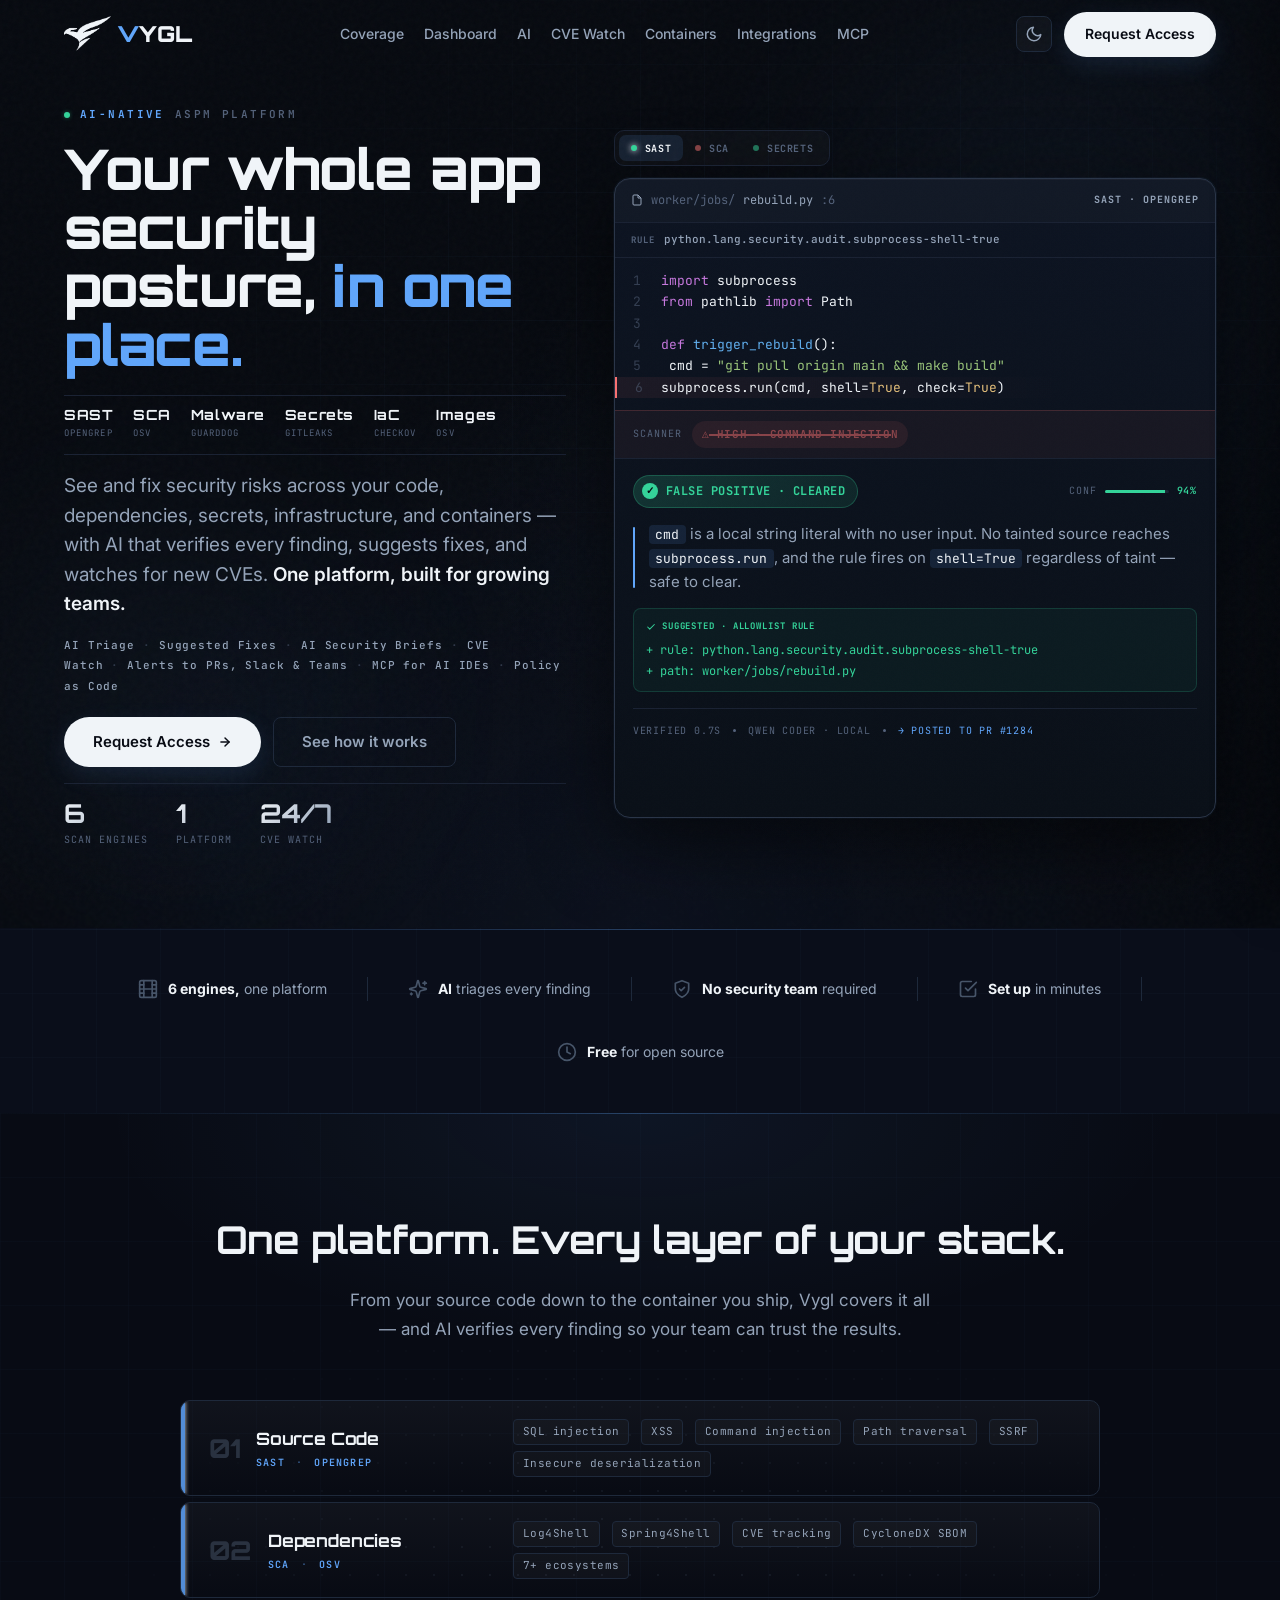
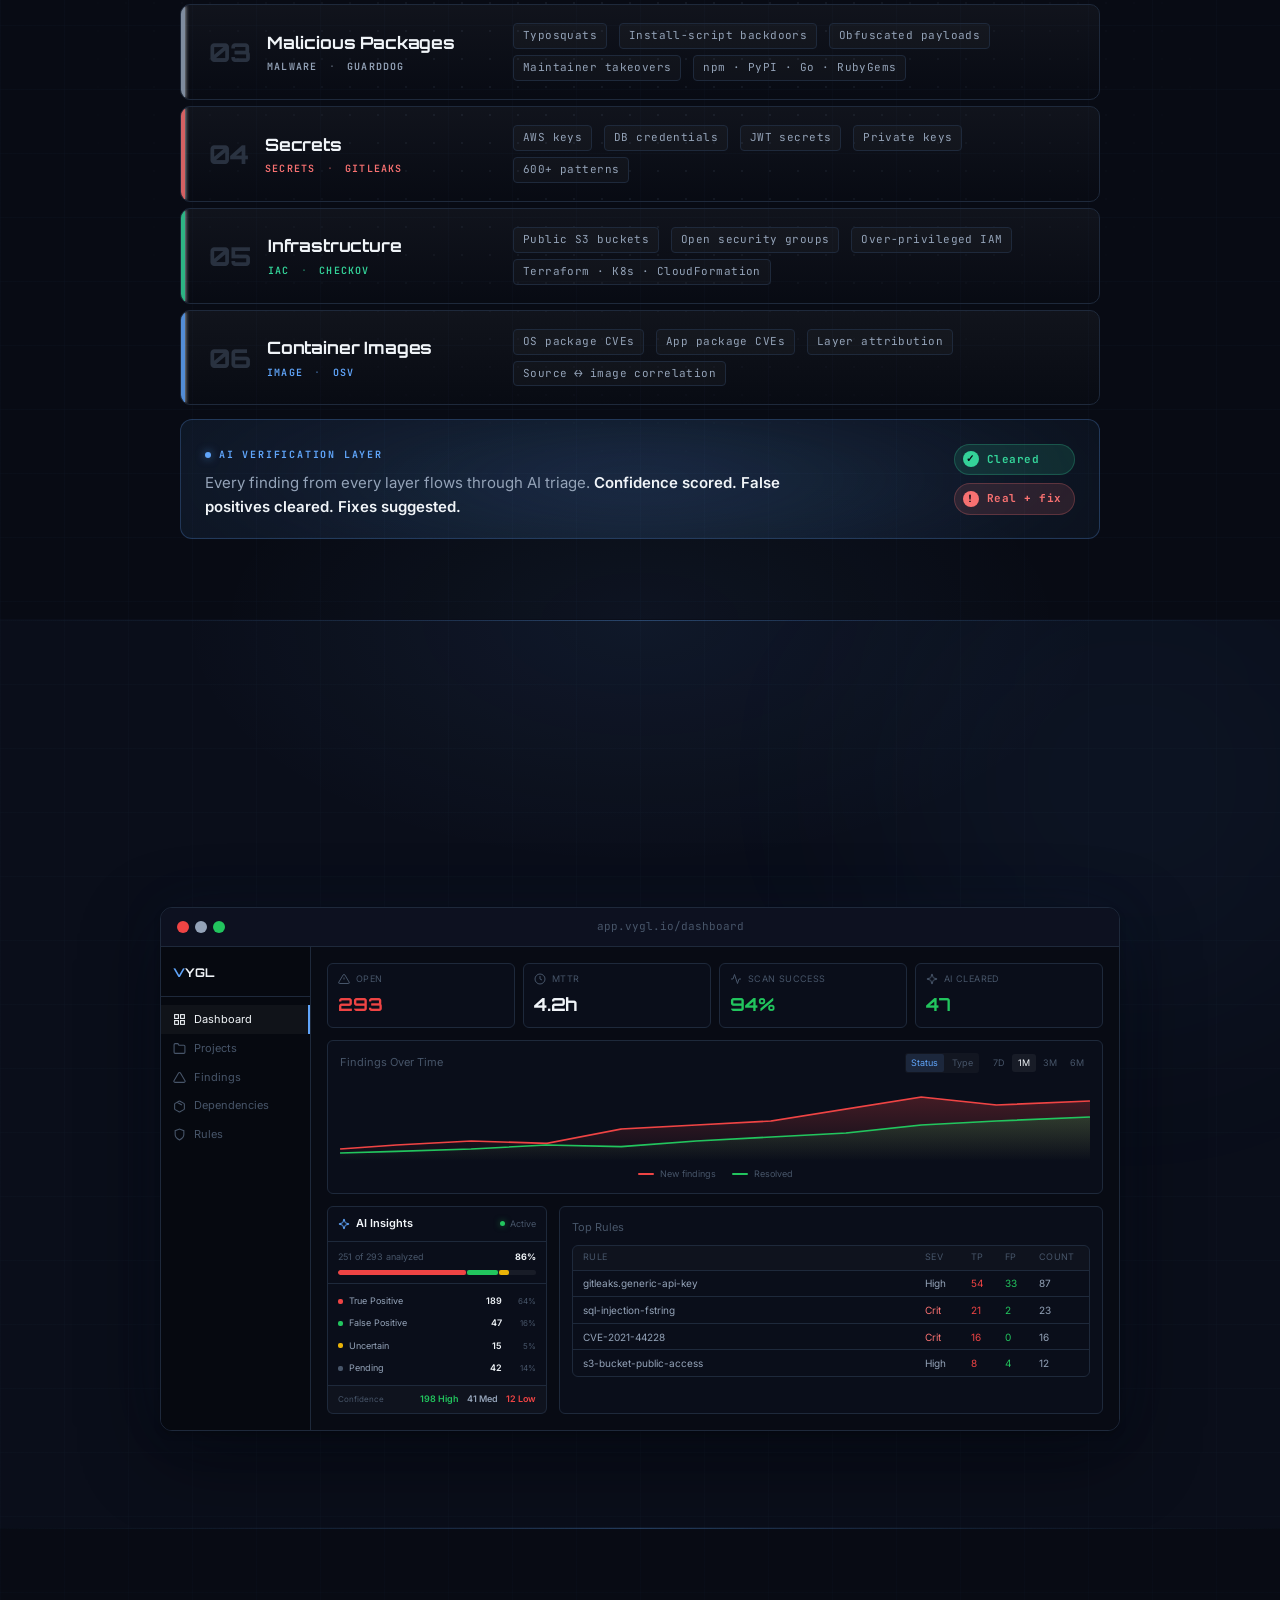
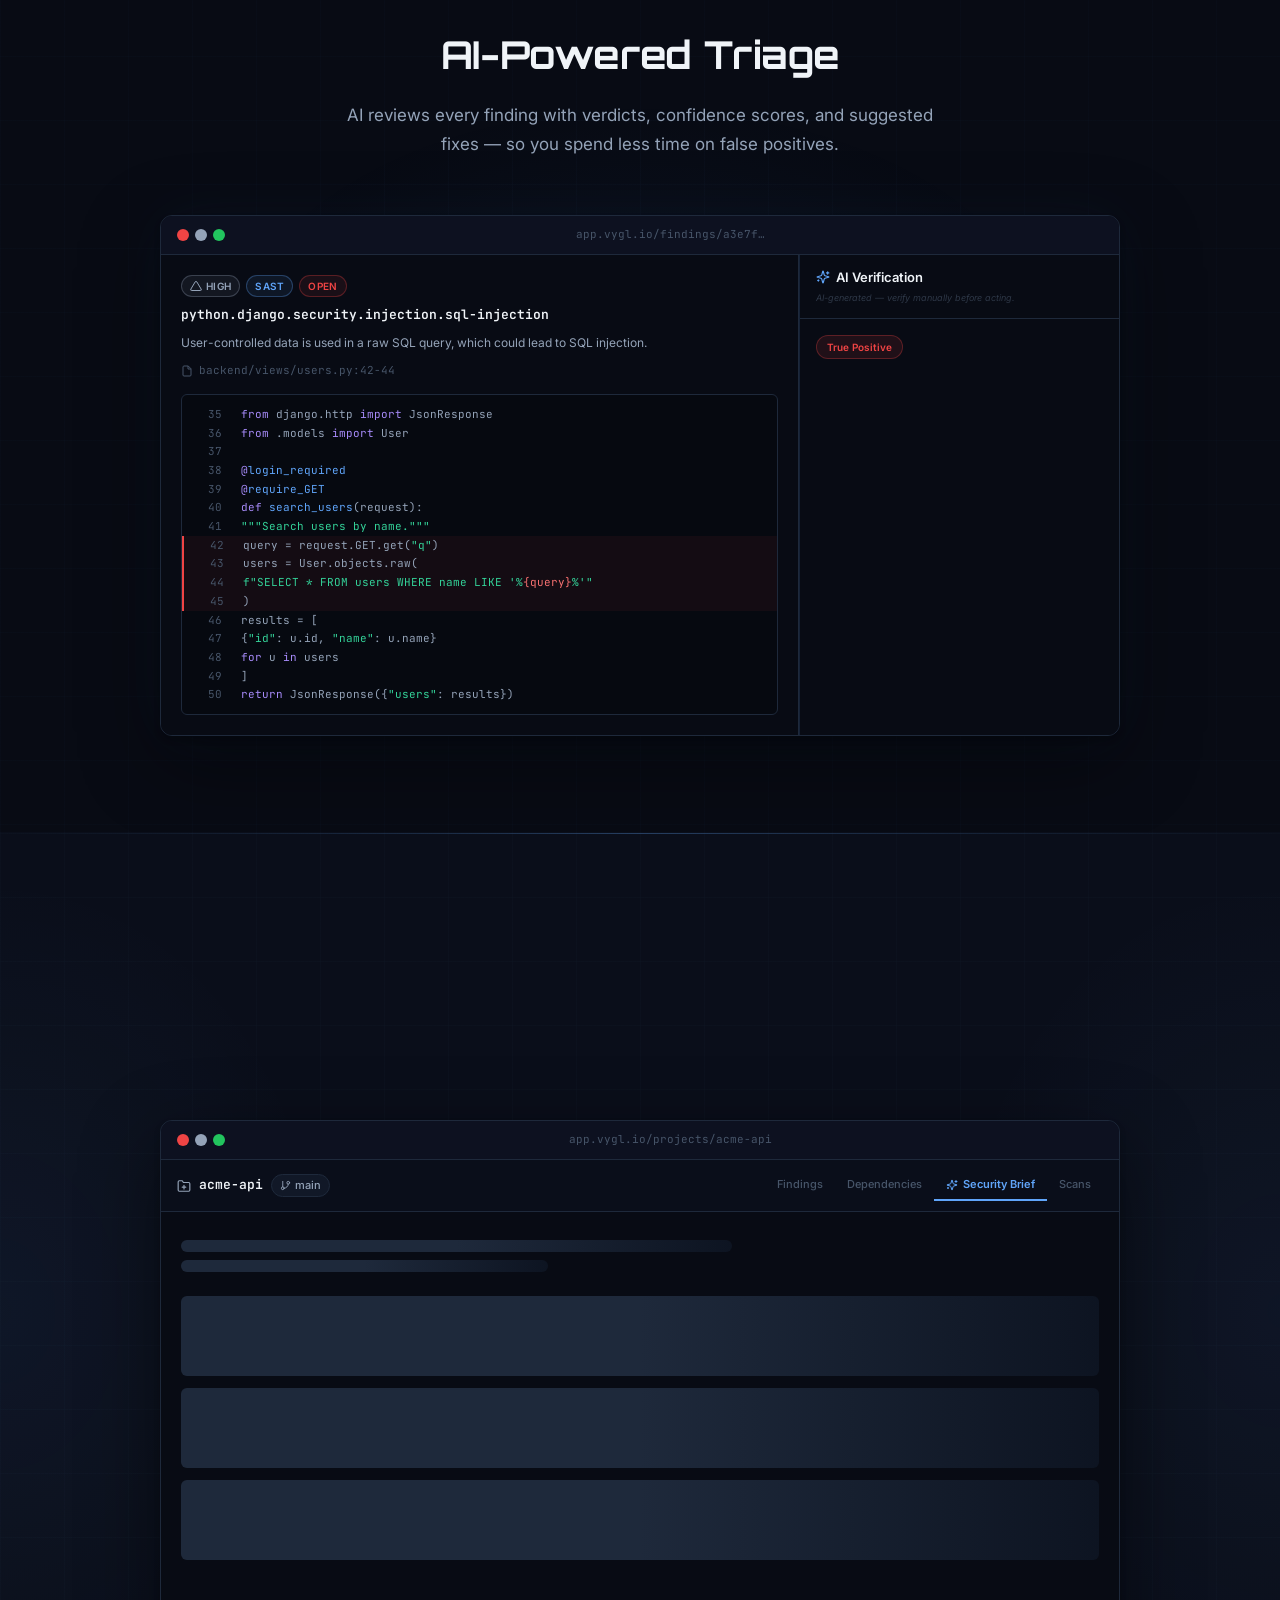
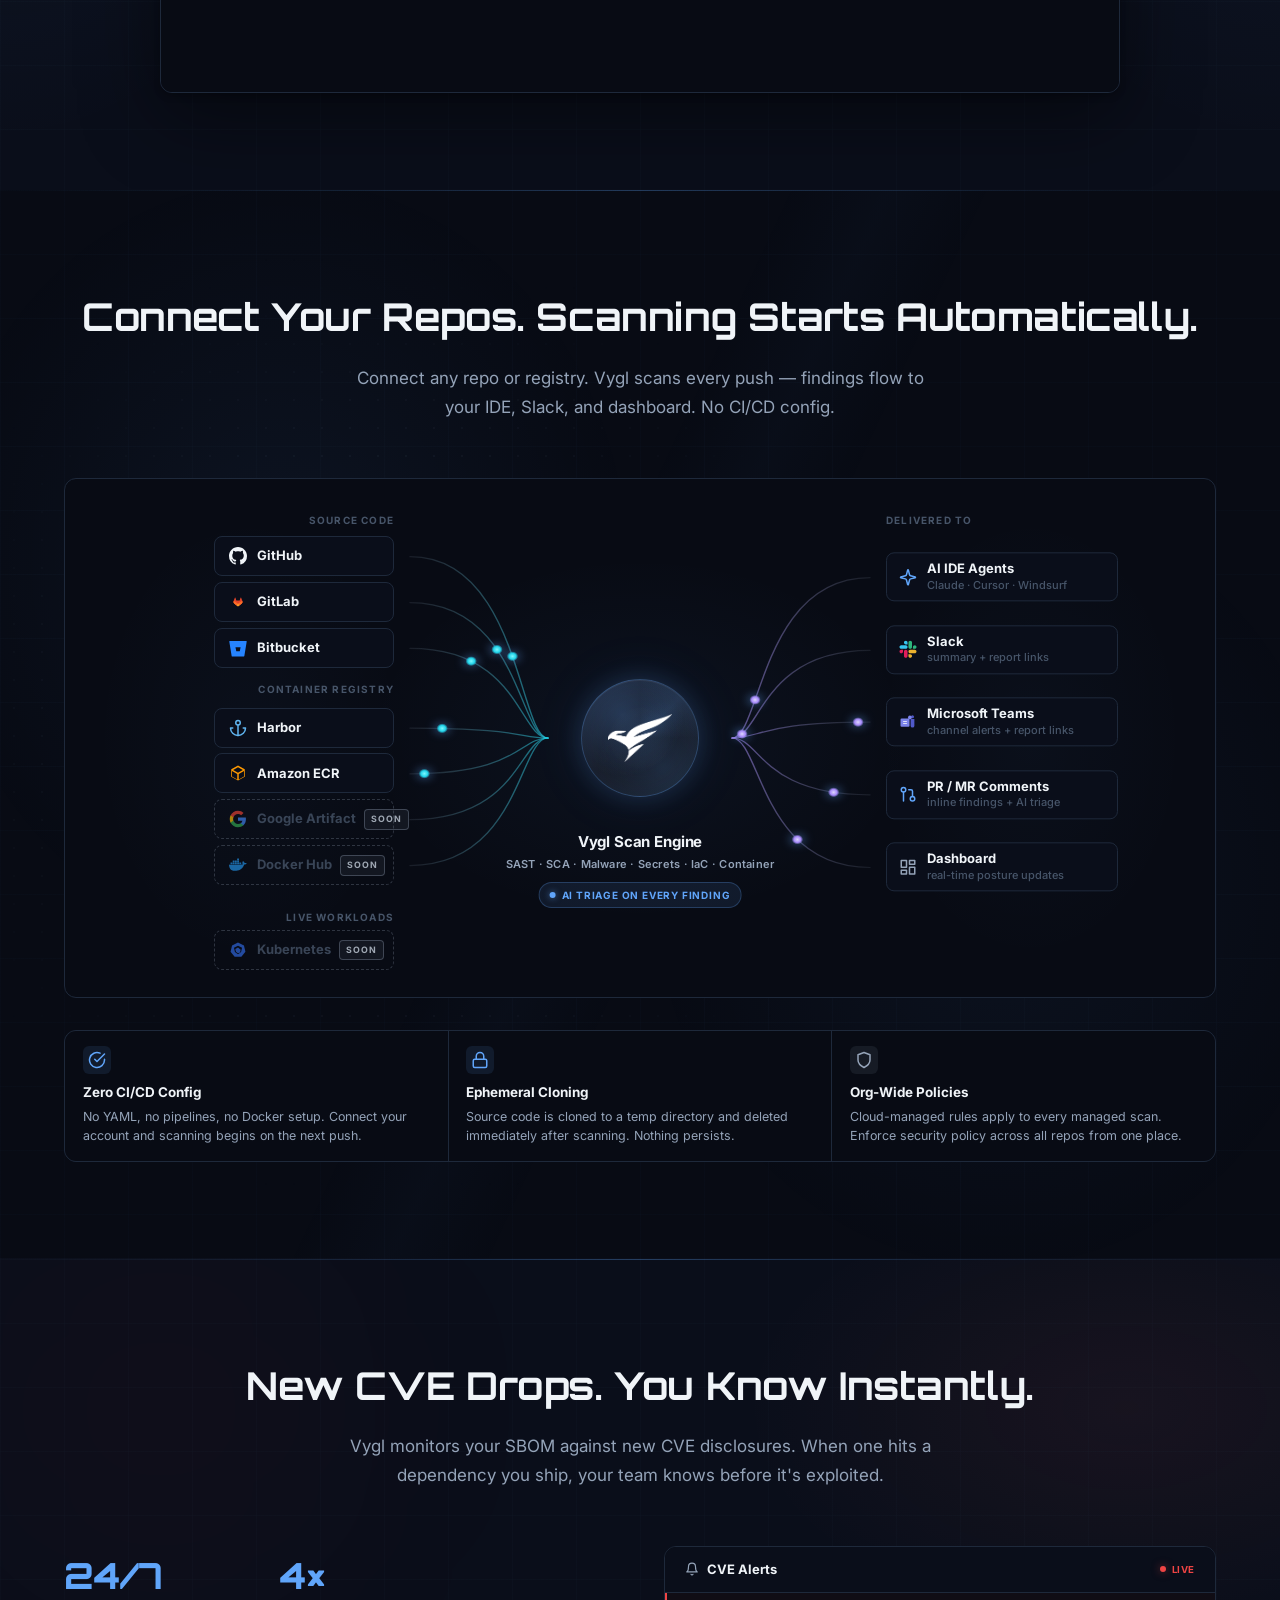
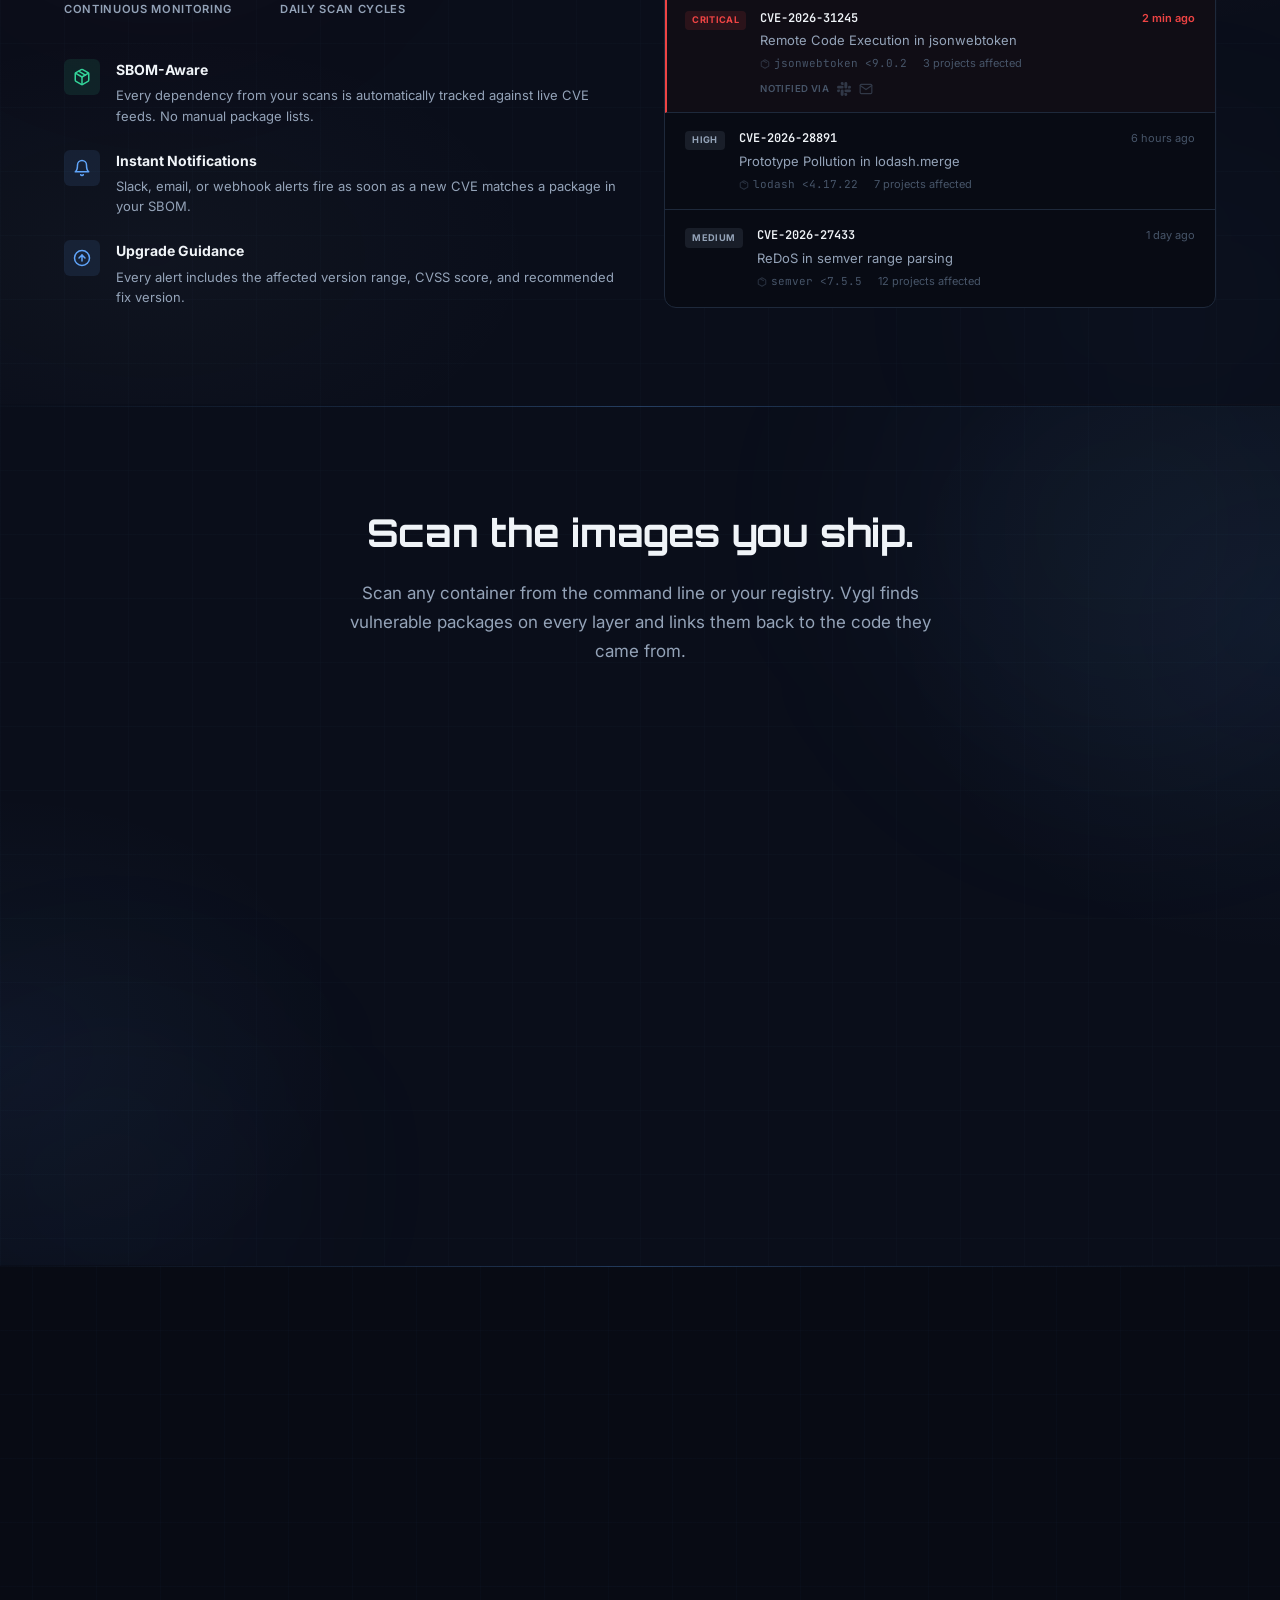
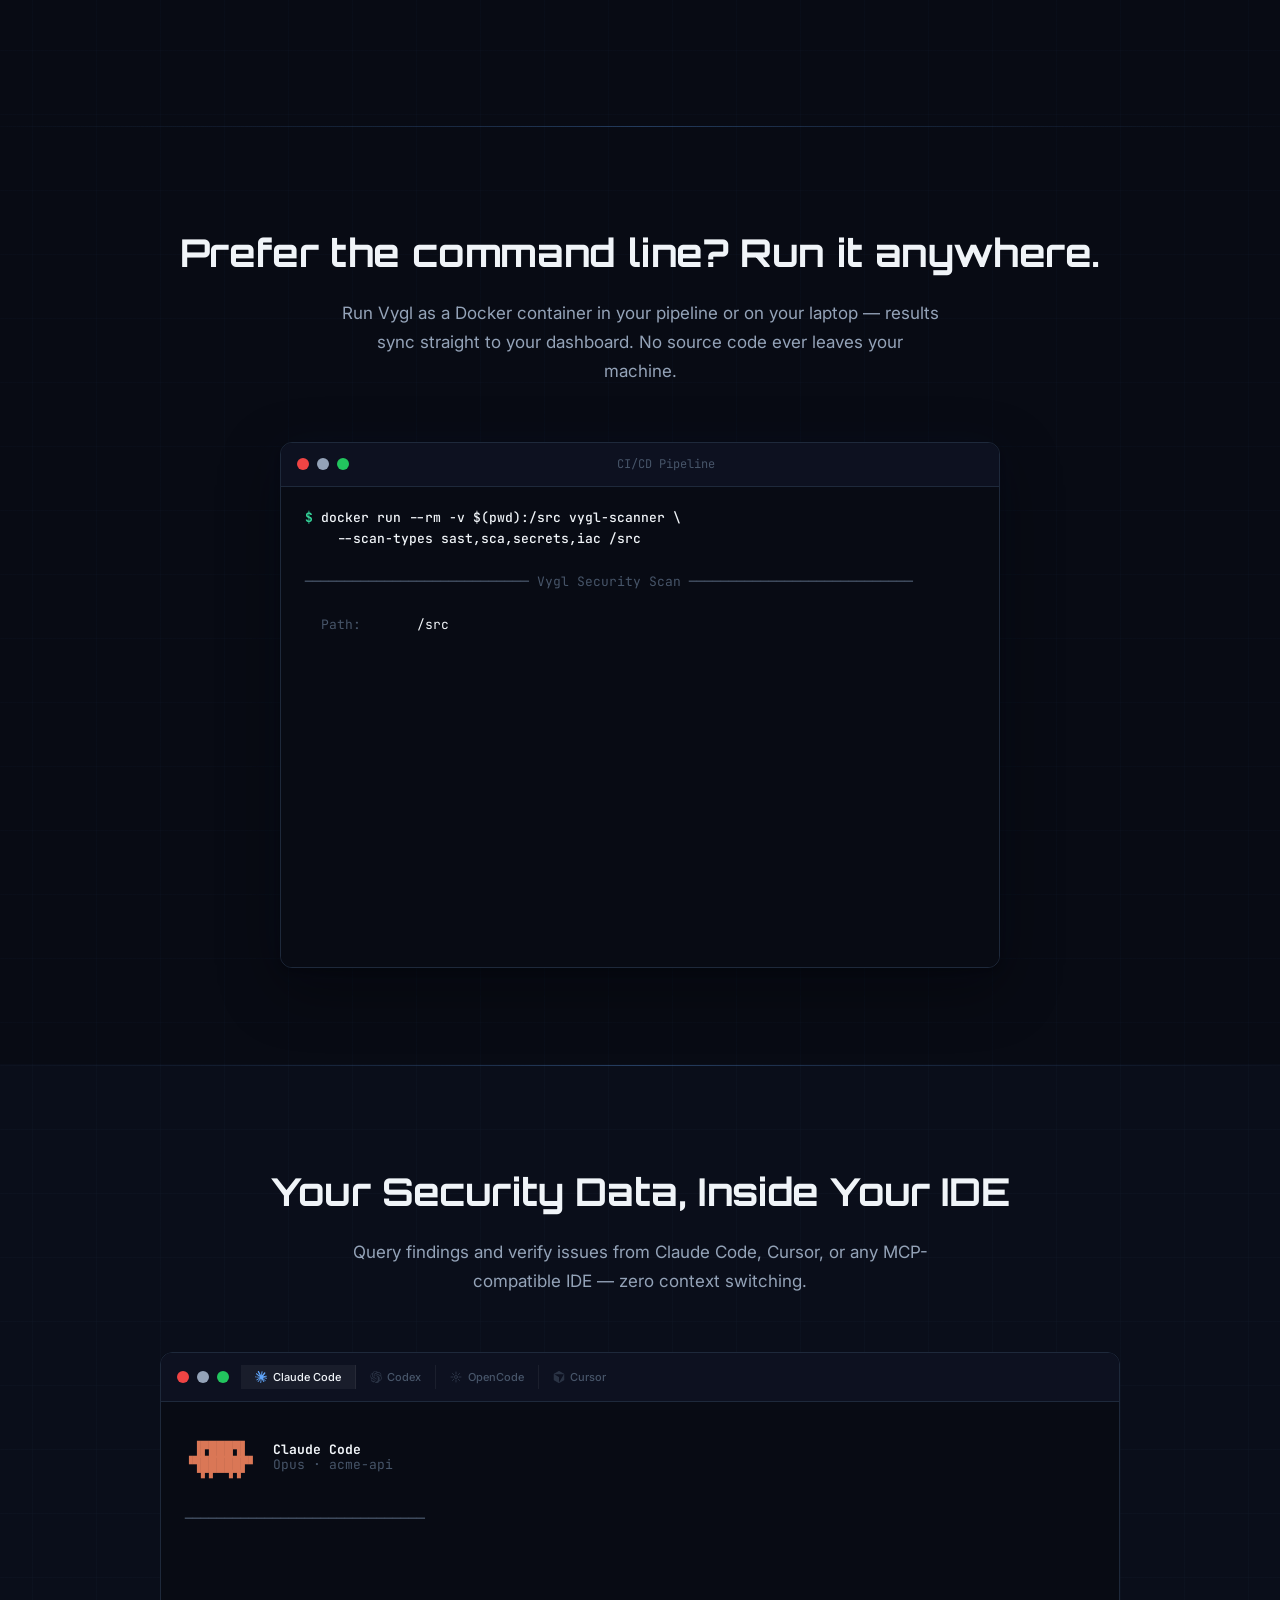
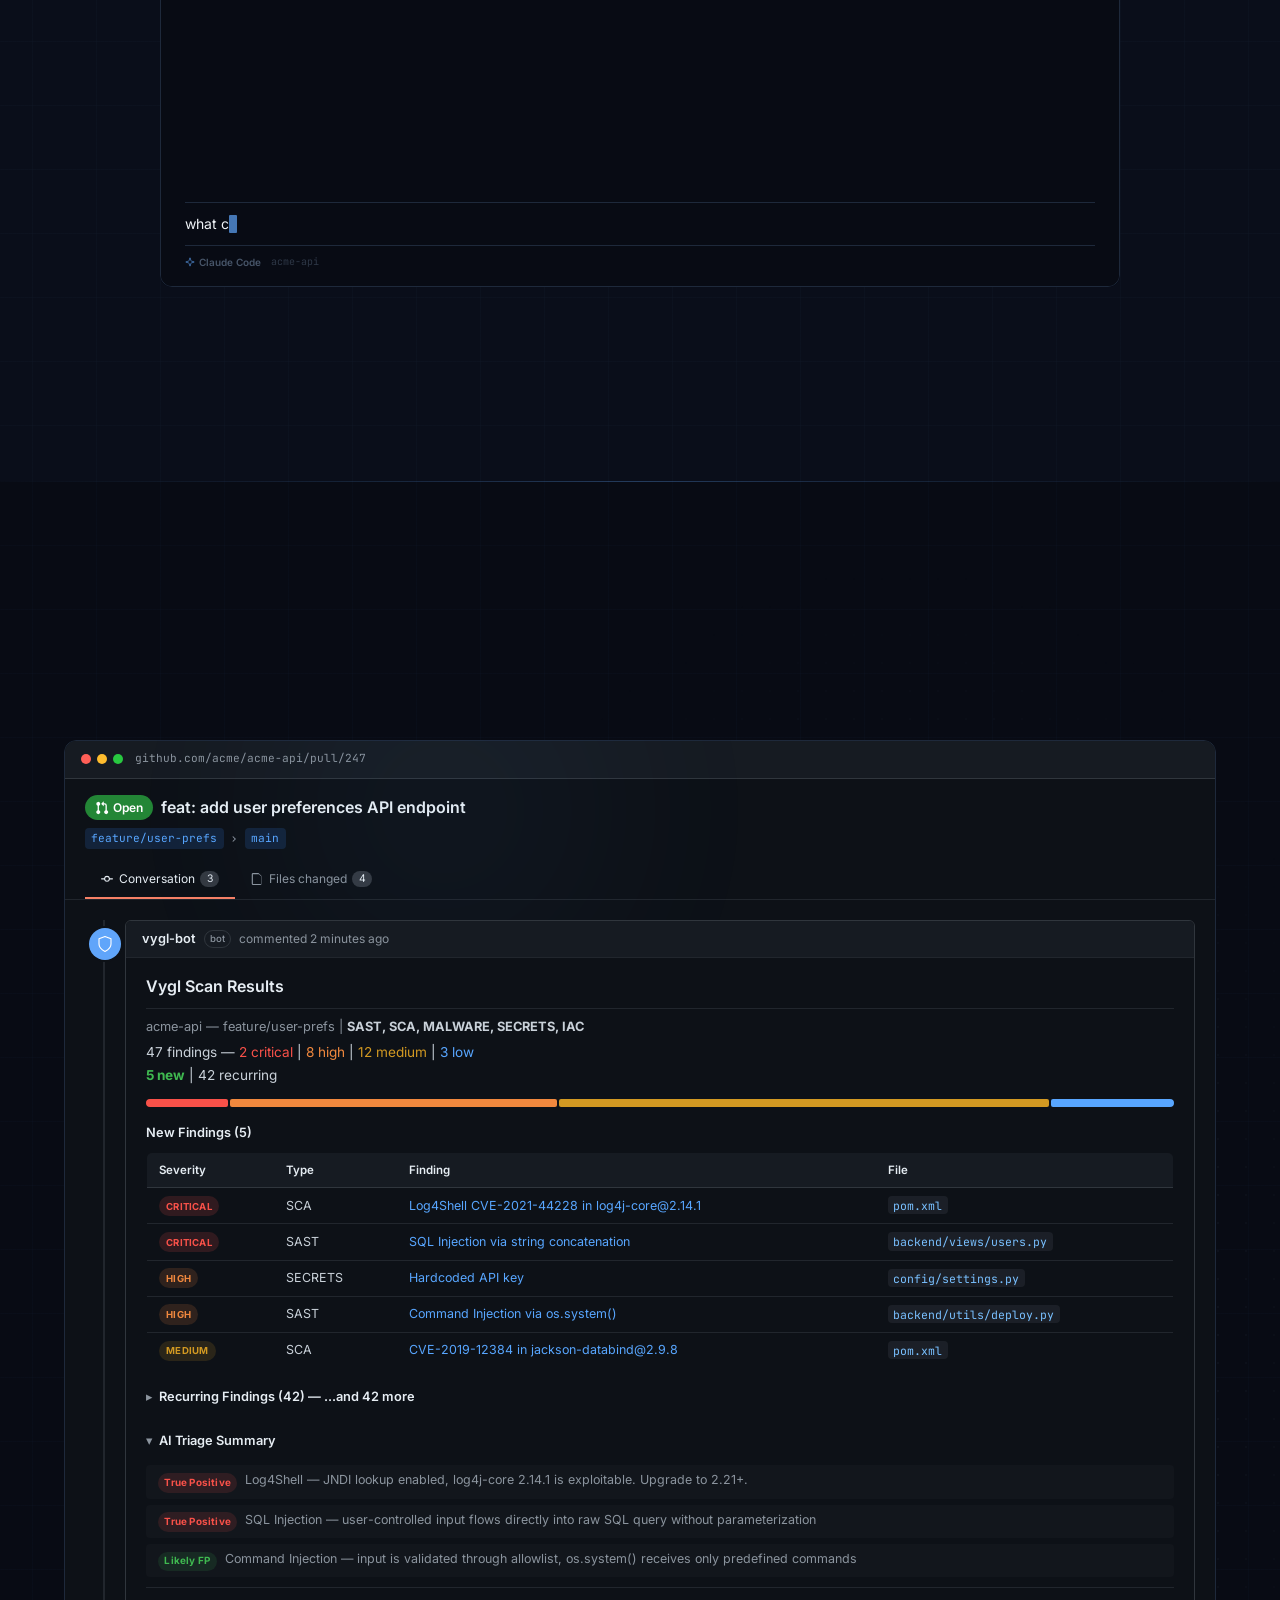
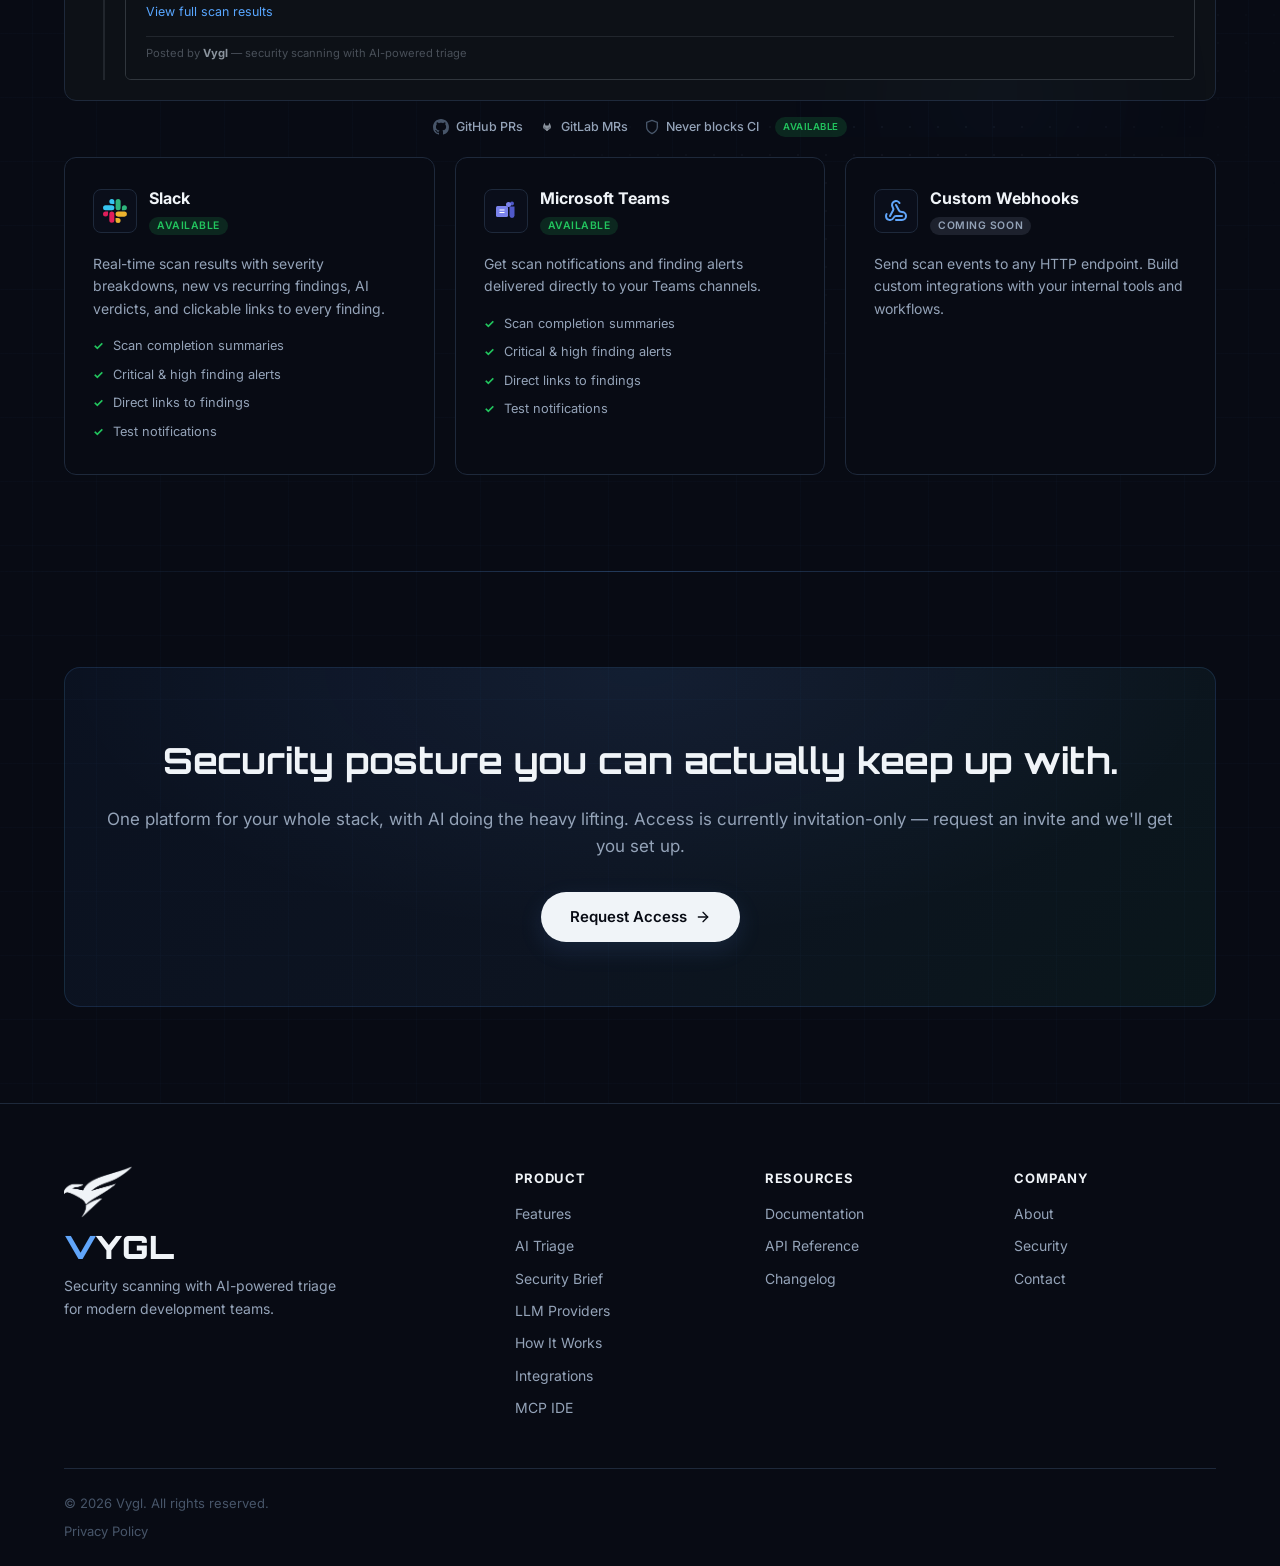
<file: index.html>
<!DOCTYPE html>
<html lang="en">
<head>
  <meta charset="UTF-8" />
  <meta name="viewport" content="width=device-width, initial-scale=1.0" />

  <!-- Google Tag Manager -->
  <script>(function(w,d,s,l,i){w[l]=w[l]||[];w[l].push({'gtm.start':
  new Date().getTime(),event:'gtm.js'});var f=d.getElementsByTagName(s)[0],
  j=d.createElement(s),dl=l!='dataLayer'?'&l='+l:'';j.async=true;j.src=
  'https://www.googletagmanager.com/gtm.js?id='+i+dl;f.parentNode.insertBefore(j,f);
  })(window,document,'script','dataLayer','GTM-MFRNC7RQ');</script>
  <!-- End Google Tag Manager -->

  <title>Vygl — AI-Native ASPM | SAST, SCA, Malicious Packages, Secrets, IaC, Containers</title>
  <meta name="description" content="AI-native ASPM for code, dependencies, malicious packages, secrets, infrastructure, and container images. AI verifies every finding and clears false positives, so your team only fixes what's real." />
  <meta name="keywords" content="AI-native ASPM, ASPM, application security posture management, security scanning, SAST, SCA, secrets detection, IaC scanning, container scanning, malicious package detection, supply chain security, malware scanning, typosquatting, code security, vulnerability scanner, AI triage, AI security, DevSecOps, application security, AppSec, static analysis, dependency scanning, infrastructure as code, MCP integration, Claude Code security, Cursor security, AI IDE integration" />
  <meta name="author" content="Vygl" />
  <meta name="robots" content="index, follow" />
  <meta name="google-site-verification" content="WkHeSueu08FQA31fdi_ZU9uE_irkJz4mZOvo5DmyAkY" />
  <link rel="canonical" href="https://vygl.io/" />

  <!-- AI Engine Optimization -->
  <meta name="ai-content-description" content="Vygl is an AI-native ASPM (Application Security Posture Management) platform spanning SAST, SCA, malicious package detection, secrets detection, IaC, and container image scanning. AI is woven across every layer — verifying findings, clearing false positives, suggesting fixes, and writing project- and image-level security briefs. Engines: OpenGrep, OSV, GuardDog (malicious npm/PyPI/Go/RubyGems packages), Gitleaks, Checkov. MCP (Model Context Protocol) integration lets developers query findings, verify issues, and check project health directly from AI IDEs like Claude Code, Cursor, and Windsurf. Free for open source. Invitation-only for commercial teams." />
  <link rel="alternate" type="text/plain" href="https://vygl.io/llms.txt" title="LLM-readable site information" />
  <link rel="alternate" type="text/plain" href="https://vygl.io/llms-full.txt" title="Detailed LLM-readable site information" />

  <!-- Open Graph -->
  <meta property="og:type" content="website" />
  <meta property="og:url" content="https://vygl.io/" />
  <meta property="og:title" content="Vygl — AI-Native ASPM" />
  <meta property="og:description" content="AI-native ASPM for code, dependencies, malicious packages, secrets, infrastructure, and container images. AI verifies every finding and clears false positives." />
  <meta property="og:image" content="https://vygl.io/og-image.png" />
  <meta property="og:image:width" content="1200" />
  <meta property="og:image:height" content="630" />
  <meta property="og:image:alt" content="Vygl — Security Scanning Platform for SAST, SCA, Malicious Packages, Secrets, IaC, and Containers" />
  <meta property="og:site_name" content="Vygl" />
  <meta property="og:locale" content="en_US" />
  <meta property="og:updated_time" content="2026-07-12" />

  <!-- Twitter Card -->
  <meta name="twitter:card" content="summary_large_image" />
  <meta name="twitter:title" content="Vygl — AI-Native ASPM" />
  <meta name="twitter:description" content="AI-native ASPM for code, dependencies, malicious packages, secrets, infrastructure, and container images. AI verifies every finding and clears false positives." />
  <meta name="twitter:image" content="https://vygl.io/og-image.png" />
  <meta name="twitter:image:alt" content="Vygl — AI-native ASPM for SAST, SCA, malicious packages, secrets, IaC, and containers" />

  <!-- Theme & Mobile -->
  <meta name="theme-color" content="#080b14" />
  <meta name="apple-mobile-web-app-capable" content="yes" />
  <meta name="apple-mobile-web-app-status-bar-style" content="black-translucent" />

  <!-- Structured Data -->
  <script type="application/ld+json">
  {
    "@context": "https://schema.org",
    "@type": "SoftwareApplication",
    "name": "Vygl",
    "url": "https://vygl.io",
    "description": "Vygl is an AI-native ASPM (Application Security Posture Management) platform spanning SAST, SCA, malicious package detection, secrets detection, IaC, and container image scanning. AI verifies every finding, clears false positives, and lets development teams focus on fixing what's actually real.",
    "applicationCategory": "DeveloperApplication",
    "applicationSubCategory": "Security Scanning",
    "operatingSystem": "Linux, macOS, Windows",
    "featureList": "SAST scanning via OpenGrep, SCA scanning via OSV, Malicious package detection via GuardDog (npm, PyPI, Go, RubyGems), Secrets detection via Gitleaks, IaC scanning via Checkov, Container image scanning, AI-powered triage with confidence scoring, AI Security Brief reports, MCP server for AI IDE integration (Claude Code, Cursor, Windsurf), GitHub PR comments, GitLab MR comments, Slack notifications, Policy as Code, CycloneDX SBOM export, SHA-256 finding deduplication",
    "softwareRequirements": "Docker",
    "releaseNotes": "Multi-engine scanning with AI triage for code, dependencies, malicious packages, secrets, infrastructure, and container images",
    "offers": {
      "@type": "Offer",
      "price": "0",
      "priceCurrency": "USD",
      "description": "Free for open source projects"
    },
    "creator": {
      "@type": "Organization",
      "name": "Vygl",
      "url": "https://vygl.io"
    }
  }
  </script>
  <script type="application/ld+json">
  {
    "@context": "https://schema.org",
    "@type": "Organization",
    "name": "Vygl",
    "url": "https://vygl.io",
    "logo": "https://vygl.io/logo.png",
    "description": "Vygl builds an AI-native ASPM (Application Security Posture Management) platform spanning SAST, SCA, malicious package detection, secrets detection, IaC, and container image scanning. AI verifies findings and eliminates false positives so development teams fix real vulnerabilities faster.",
    "foundingDate": "2025",
    "knowsAbout": ["Application Security Posture Management", "ASPM", "AI-Native ASPM", "Application Security", "SAST", "SCA", "Malicious Package Detection", "Supply Chain Security", "Software Supply Chain Attacks", "Typosquatting Detection", "Secrets Detection", "Infrastructure as Code Security", "Container Security", "DevSecOps", "AI-Powered Security Triage", "Vulnerability Management", "MCP Integration", "AI IDE Security Integration"],
    "contactPoint": {
      "@type": "ContactPoint",
      "email": "access@vygl.io",
      "contactType": "sales"
    },
    "sameAs": []
  }
  </script>
  <script type="application/ld+json">
  {
    "@context": "https://schema.org",
    "@type": "WebSite",
    "name": "Vygl",
    "alternateName": ["Vygl Security", "Vygl Security Scanner", "Vygl AppSec"],
    "url": "https://vygl.io",
    "description": "Vygl is an AI-native ASPM (Application Security Posture Management) platform spanning SAST, SCA, malicious package detection, secrets detection, IaC, and container image scanning — with AI that verifies every finding and clears false positives."
  }
  </script>
  <script type="application/ld+json">
  {
    "@context": "https://schema.org",
    "@type": "FAQPage",
    "mainEntity": [
      {
        "@type": "Question",
        "name": "What is Vygl?",
        "acceptedAnswer": {
          "@type": "Answer",
          "text": "Vygl is an AI-native ASPM (Application Security Posture Management) platform that combines six scan engines — SAST (OpenGrep), SCA (OSV), Malicious Package Detection (GuardDog), Secrets Detection (Gitleaks), IaC Scanning (Checkov), and Container Scanning — with AI-powered triage. It helps development teams find vulnerabilities across code, dependencies, malicious packages, secrets, infrastructure, and container images, then uses AI to identify false positives and suggest fixes."
        }
      },
      {
        "@type": "Question",
        "name": "What types of vulnerabilities does Vygl detect?",
        "acceptedAnswer": {
          "@type": "Answer",
          "text": "Vygl detects SQL injection, XSS, command injection, path traversal, and SSRF in source code (SAST); known CVEs in dependencies like Log4Shell and Spring4Shell (SCA); malicious packages — typosquats, install-script backdoors, obfuscated payloads, and compromised maintainer releases across npm, PyPI, Go, and RubyGems (Malicious Package Detection); hardcoded API keys, database credentials, JWT secrets, and private keys using 600+ patterns (Secrets); infrastructure misconfigurations like public S3 buckets and unrestricted security groups in Terraform, Kubernetes, Docker, and CloudFormation (IaC); and vulnerable OS and application packages in built container images (Container Scanning)."
        }
      },
      {
        "@type": "Question",
        "name": "How does Vygl's AI triage work?",
        "acceptedAnswer": {
          "@type": "Answer",
          "text": "Every finding from all scan engines is automatically reviewed by an LLM. The AI classifies each finding as a true or false positive, assigns a confidence score (high, medium, low), provides detailed reasoning, and suggests fixes for confirmed vulnerabilities. Teams can bring their own LLM provider or use Vygl's built-in provider."
        }
      },
      {
        "@type": "Question",
        "name": "Does Vygl access my source code?",
        "acceptedAnswer": {
          "@type": "Answer",
          "text": "No. Vygl runs scans in your environment as a Docker container. Only findings metadata is sent to the cloud dashboard — your source code never leaves your infrastructure. This privacy-first approach means your code stays yours."
        }
      },
      {
        "@type": "Question",
        "name": "What CI/CD pipelines does Vygl support?",
        "acceptedAnswer": {
          "@type": "Answer",
          "text": "Vygl runs as a Docker container and works with GitHub Actions, GitLab CI/CD, and any Docker-compatible pipeline. It can also run locally for development. With Managed Scans, Vygl scans every push to connected GitHub, GitLab, and Bitbucket repositories without any CI/CD configuration. By default, Vygl reports findings without blocking your pipeline, but you can configure blocking behavior through Policy as Code rules."
        }
      },
      {
        "@type": "Question",
        "name": "Does Vygl scan container images?",
        "acceptedAnswer": {
          "@type": "Answer",
          "text": "Yes. Vygl scans container images from the CLI (vygl scan --image) or by connecting your container registry for auto-scan on push. It finds vulnerable OS packages and application dependencies across every image layer, correlates container CVEs with your source-code SCA findings, and generates per-image AI security briefs with base-image upgrade advice and priority fixes."
        }
      },
      {
        "@type": "Question",
        "name": "Does Vygl detect malicious packages and supply-chain attacks?",
        "acceptedAnswer": {
          "@type": "Answer",
          "text": "Yes. Vygl's malicious package detection engine, powered by GuardDog, scans your dependencies for supply-chain attacks across npm, PyPI, Go, and RubyGems — including typosquats and confusable names, malicious install or postinstall scripts, obfuscated payloads, suspicious binary execution, exfiltration to attacker infrastructure, and compromised maintainer releases. This is separate from SCA: SCA finds known CVEs in legitimate packages, while malicious package detection finds packages that are intentionally hostile."
        }
      },
      {
        "@type": "Question",
        "name": "How is malicious package detection different from SCA?",
        "acceptedAnswer": {
          "@type": "Answer",
          "text": "SCA (Software Composition Analysis) matches your dependencies against the OSV database of known CVEs in legitimate open-source packages — vulnerabilities like Log4Shell where the maintainers wrote insecure code. Malicious package detection looks for packages that should never have been published in the first place: typosquatted packages mimicking popular libraries, install scripts that exfiltrate environment variables, obfuscated code, and releases pushed by compromised maintainer accounts. Both engines run on the same dependency manifests and both flow through Vygl's AI triage."
        }
      },
      {
        "@type": "Question",
        "name": "Which package ecosystems does Vygl scan for malware?",
        "acceptedAnswer": {
          "@type": "Answer",
          "text": "Vygl's GuardDog-powered malicious package detection covers npm (JavaScript/TypeScript), PyPI (Python), Go modules, and RubyGems — the registries most frequently targeted by supply-chain attackers."
        }
      },
      {
        "@type": "Question",
        "name": "Which container registries does Vygl integrate with?",
        "acceptedAnswer": {
          "@type": "Answer",
          "text": "Harbor and Amazon ECR are supported today with auto-scan on push via webhooks. Google Artifact Registry (GAR), Docker Hub, and GitHub Container Registry (GHCR) are coming soon. You can also scan any image directly from the CLI without a registry integration."
        }
      },
      {
        "@type": "Question",
        "name": "What are Vygl Managed Scans?",
        "acceptedAnswer": {
          "@type": "Answer",
          "text": "Managed Scans let you connect source repositories (GitHub, GitLab, Bitbucket) and container registries (Harbor, Amazon ECR) so Vygl scans every push and image automatically. Findings flow straight to your IDE agents via MCP, Slack, and the dashboard — no CI/CD pipeline configuration required. Policy as Code applies across every managed scan, so you enforce security policy once and it propagates everywhere."
        }
      },
      {
        "@type": "Question",
        "name": "Does Vygl support SSO?",
        "acceptedAnswer": {
          "@type": "Answer",
          "text": "Yes. Vygl supports Single Sign-On via Google, GitHub, GitLab, and Microsoft Entra ID (formerly Azure AD), letting teams sign in with their existing identity provider."
        }
      },
      {
        "@type": "Question",
        "name": "Is Vygl free?",
        "acceptedAnswer": {
          "@type": "Answer",
          "text": "Vygl is free for open-source projects. Commercial access is currently invitation-only. You can request access at https://app.vygl.io/request-access or by emailing access@vygl.io."
        }
      },
      {
        "@type": "Question",
        "name": "What scan engines does Vygl use?",
        "acceptedAnswer": {
          "@type": "Answer",
          "text": "Vygl uses six specialized engines: OpenGrep for SAST (static code analysis), OSV for SCA (dependency vulnerability scanning), GuardDog for malicious package detection (npm, PyPI, Go, RubyGems), Gitleaks for secrets detection (600+ patterns), Checkov for IaC scanning (Terraform, Kubernetes, Docker, CloudFormation), and container image scanning for OS and application package CVEs across every layer."
        }
      },
      {
        "@type": "Question",
        "name": "How does Vygl compare to other security scanning tools?",
        "acceptedAnswer": {
          "@type": "Answer",
          "text": "Vygl combines SAST, SCA, malicious package detection, secrets detection, IaC, and container image scanning in a single platform (vs running Semgrep, Snyk, GuardDog, TruffleHog, Checkov, and Trivy separately). It has AI triage built-in for automatic false positive identification, operates privacy-first with code staying in your environment, offers one-click AI Security Brief reports, and never blocks CI/CD by default."
        }
      },
      {
        "@type": "Question",
        "name": "What integrations does Vygl support?",
        "acceptedAnswer": {
          "@type": "Answer",
          "text": "Source repositories via Managed Scans: GitHub, GitLab, and Bitbucket (cloud). Container registries: Harbor and Amazon ECR today; Google Artifact Registry (GAR), Docker Hub, and GitHub Container Registry (GHCR) coming soon. Code review: GitHub PR comments and GitLab MR comments. Notifications: Slack and Microsoft Teams real-time alerts; custom webhooks coming soon. AI IDEs via MCP (Model Context Protocol): Claude Code, Cursor, and Windsurf. Identity: Single Sign-On with Google, GitHub, GitLab, and Microsoft Entra ID. Vygl also exports CycloneDX SBOMs and provides a cloud dashboard for centralized finding management."
        }
      },
      {
        "@type": "Question",
        "name": "What is Vygl's MCP integration?",
        "acceptedAnswer": {
          "@type": "Answer",
          "text": "Vygl provides an MCP (Model Context Protocol) server that lets developers query security findings, verify issues with AI triage, and check project health directly from AI-powered IDEs like Claude Code, Cursor, and Windsurf. Available MCP tools include search_findings, get_finding_detail, get_project_health, get_security_posture, list_projects, and ai_verify_finding."
        }
      },
      {
        "@type": "Question",
        "name": "What is Vygl's AI Security Brief?",
        "acceptedAnswer": {
          "@type": "Answer",
          "text": "The AI Security Brief is a one-click feature that generates a comprehensive AI-powered security report for your project. It analyzes all open findings across scan types and provides an executive summary, priority actions (critical issues to fix first), and quick wins (low-effort, high-impact fixes)."
        }
      }
    ]
  }
  </script>
  <link rel="preconnect" href="https://fonts.googleapis.com" />
  <link rel="preconnect" href="https://fonts.gstatic.com" crossorigin />
  <link href="https://fonts.googleapis.com/css2?family=Inter:wght@400;500;600;700;800&family=Orbitron:wght@500;700;900&family=JetBrains+Mono:wght@400;500&display=swap" rel="stylesheet" />
  <link rel="stylesheet" href="styles.css" />
  <link rel="icon" type="image/svg+xml" href="favicon.svg?v=8" />
  <link rel="icon" type="image/png" sizes="32x32" href="favicon-32.png?v=8" />
  <link rel="icon" type="image/x-icon" href="favicon.ico?v=8" />
  <link rel="apple-touch-icon" href="apple-touch-icon.png?v=8" />
  <link rel="manifest" href="manifest.json" />
</head>
<body>

  <!-- Google Tag Manager (noscript) -->
  <noscript><iframe src="https://www.googletagmanager.com/ns.html?id=GTM-MFRNC7RQ"
  height="0" width="0" style="display:none;visibility:hidden"></iframe></noscript>
  <!-- End Google Tag Manager (noscript) -->

  <!-- ─── Navbar ─── -->
  <nav class="navbar" id="navbar">
    <div class="nav-inner">
      <a href="#" class="nav-logo">
        <span class="nav-logo-mark" aria-hidden="true"></span>
        <span class="logo-wordmark"><span class="logo-v">V</span><span class="logo-text">YGL</span></span>
      </a>
      <div class="nav-links" id="nav-links">
        <a href="#features">Coverage</a>
        <a href="#dashboard">Dashboard</a>
        <a href="#ai-demo">AI</a>
        <a href="#cve-watch">CVE Watch</a>
        <a href="#container-scan">Containers</a>
        <a href="#integrations">Integrations</a>
        <a href="#mcp">MCP</a>
      </div>
      <div class="nav-actions">
        <button class="theme-toggle" id="theme-toggle" aria-label="Toggle theme">
          <svg aria-hidden="true" class="icon-moon" width="18" height="18" viewBox="0 0 24 24" fill="none" stroke="currentColor" stroke-width="2" stroke-linecap="round" stroke-linejoin="round"><path d="M21 12.79A9 9 0 1 1 11.21 3 7 7 0 0 0 21 12.79z"/></svg>
          <svg aria-hidden="true" class="icon-sun" width="18" height="18" viewBox="0 0 24 24" fill="none" stroke="currentColor" stroke-width="2" stroke-linecap="round" stroke-linejoin="round"><circle cx="12" cy="12" r="5"/><line x1="12" y1="1" x2="12" y2="3"/><line x1="12" y1="21" x2="12" y2="23"/><line x1="4.22" y1="4.22" x2="5.64" y2="5.64"/><line x1="18.36" y1="18.36" x2="19.78" y2="19.78"/><line x1="1" y1="12" x2="3" y2="12"/><line x1="21" y1="12" x2="23" y2="12"/><line x1="4.22" y1="19.78" x2="5.64" y2="18.36"/><line x1="18.36" y1="5.64" x2="19.78" y2="4.22"/></svg>
        </button>
        <a href="https://app.vygl.io/request-access" class="btn btn-primary">Request Access</a>
      </div>
      <button class="mobile-menu-btn" id="mobile-menu-btn" aria-label="Toggle menu">
        <span class="burger-line burger-line-1"></span>
        <span class="burger-line burger-line-2"></span>
        <span class="burger-line burger-line-3"></span>
      </button>
    </div>
  </nav>
  <div class="mobile-nav-overlay" id="mobile-nav-overlay"></div>
  <div class="mobile-nav" id="mobile-nav">
      <div class="mobile-nav-links">
        <a href="#features" class="mobile-nav-link">
          <span class="mobile-nav-label">Coverage</span>
          <svg width="16" height="16" viewBox="0 0 24 24" fill="none" stroke="currentColor" stroke-width="2" stroke-linecap="round" stroke-linejoin="round"><polyline points="9 18 15 12 9 6"/></svg>
        </a>
        <a href="#dashboard" class="mobile-nav-link">
          <span class="mobile-nav-label">Dashboard</span>
          <svg width="16" height="16" viewBox="0 0 24 24" fill="none" stroke="currentColor" stroke-width="2" stroke-linecap="round" stroke-linejoin="round"><polyline points="9 18 15 12 9 6"/></svg>
        </a>
        <a href="#ai-demo" class="mobile-nav-link">
          <span class="mobile-nav-label">AI</span>
          <svg width="16" height="16" viewBox="0 0 24 24" fill="none" stroke="currentColor" stroke-width="2" stroke-linecap="round" stroke-linejoin="round"><polyline points="9 18 15 12 9 6"/></svg>
        </a>
        <a href="#cve-watch" class="mobile-nav-link">
          <span class="mobile-nav-label">CVE Watch</span>
          <svg width="16" height="16" viewBox="0 0 24 24" fill="none" stroke="currentColor" stroke-width="2" stroke-linecap="round" stroke-linejoin="round"><polyline points="9 18 15 12 9 6"/></svg>
        </a>
        <a href="#container-scan" class="mobile-nav-link">
          <span class="mobile-nav-label">Containers</span>
          <svg width="16" height="16" viewBox="0 0 24 24" fill="none" stroke="currentColor" stroke-width="2" stroke-linecap="round" stroke-linejoin="round"><polyline points="9 18 15 12 9 6"/></svg>
        </a>
        <a href="#providers" class="mobile-nav-link">
          <span class="mobile-nav-label">Providers</span>
          <svg width="16" height="16" viewBox="0 0 24 24" fill="none" stroke="currentColor" stroke-width="2" stroke-linecap="round" stroke-linejoin="round"><polyline points="9 18 15 12 9 6"/></svg>
        </a>
        <a href="#how-it-works" class="mobile-nav-link">
          <span class="mobile-nav-label">How It Works</span>
          <svg width="16" height="16" viewBox="0 0 24 24" fill="none" stroke="currentColor" stroke-width="2" stroke-linecap="round" stroke-linejoin="round"><polyline points="9 18 15 12 9 6"/></svg>
        </a>
        <a href="#integrations" class="mobile-nav-link">
          <span class="mobile-nav-label">Integrations</span>
          <svg width="16" height="16" viewBox="0 0 24 24" fill="none" stroke="currentColor" stroke-width="2" stroke-linecap="round" stroke-linejoin="round"><polyline points="9 18 15 12 9 6"/></svg>
        </a>
        <a href="#mcp" class="mobile-nav-link">
          <span class="mobile-nav-label">MCP</span>
          <svg width="16" height="16" viewBox="0 0 24 24" fill="none" stroke="currentColor" stroke-width="2" stroke-linecap="round" stroke-linejoin="round"><polyline points="9 18 15 12 9 6"/></svg>
        </a>
      </div>
      <div class="mobile-nav-footer">
        <div class="mobile-nav-theme">
          <button class="theme-toggle mobile-theme-toggle" id="mobile-theme-toggle" aria-label="Toggle theme">
            <svg aria-hidden="true" class="icon-moon" width="16" height="16" viewBox="0 0 24 24" fill="none" stroke="currentColor" stroke-width="2" stroke-linecap="round" stroke-linejoin="round"><path d="M21 12.79A9 9 0 1 1 11.21 3 7 7 0 0 0 21 12.79z"/></svg>
            <svg aria-hidden="true" class="icon-sun" width="16" height="16" viewBox="0 0 24 24" fill="none" stroke="currentColor" stroke-width="2" stroke-linecap="round" stroke-linejoin="round"><circle cx="12" cy="12" r="5"/><line x1="12" y1="1" x2="12" y2="3"/><line x1="12" y1="21" x2="12" y2="23"/><line x1="4.22" y1="4.22" x2="5.64" y2="5.64"/><line x1="18.36" y1="18.36" x2="19.78" y2="19.78"/><line x1="1" y1="12" x2="3" y2="12"/><line x1="21" y1="12" x2="23" y2="12"/><line x1="4.22" y1="19.78" x2="5.64" y2="18.36"/><line x1="18.36" y1="5.64" x2="19.78" y2="4.22"/></svg>
          </button>
        </div>
        <a href="https://app.vygl.io/request-access" class="btn btn-primary mobile-nav-cta">
          Request Access
          <svg width="16" height="16" viewBox="0 0 24 24" fill="none" stroke="currentColor" stroke-width="2" stroke-linecap="round" stroke-linejoin="round"><line x1="5" y1="12" x2="19" y2="12"/><polyline points="12 5 19 12 12 19"/></svg>
        </a>
      </div>
    </div>
  </div>

  <!-- ─── Hero (v2 — verdict-first) ─── -->
  <section class="hero-v2" id="scan-demo">
    <div class="hv-bg">
      <div class="hv-glow hv-glow-1"></div>
      <div class="hv-glow hv-glow-2"></div>
      <div class="hv-grid"></div>
      <div class="hv-grain"></div>
    </div>

    <div class="hv-inner">
      <!-- LEFT -->
      <div class="hv-left">
        <div class="hv-eyebrow">
          <span class="hv-eyebrow-dot"></span>
          <span class="hv-eyebrow-accent">AI-NATIVE</span>
          <span>ASPM PLATFORM</span>
        </div>

        <h1 class="hv-title">
          Your whole app security<br />
          posture, <span class="hv-title-accent">in one place.</span>
        </h1>

        <div class="hv-engines">
          <div class="hv-eng hv-eng-purple">
            <span class="hv-eng-label">SAST</span>
            <span class="hv-eng-tool">OpenGrep</span>
          </div>
          <div class="hv-eng hv-eng-blue">
            <span class="hv-eng-label">SCA</span>
            <span class="hv-eng-tool">OSV</span>
          </div>
          <div class="hv-eng hv-eng-orange">
            <span class="hv-eng-label">Malware</span>
            <span class="hv-eng-tool">GuardDog</span>
          </div>
          <div class="hv-eng hv-eng-red">
            <span class="hv-eng-label">Secrets</span>
            <span class="hv-eng-tool">Gitleaks</span>
          </div>
          <div class="hv-eng hv-eng-emerald">
            <span class="hv-eng-label">IaC</span>
            <span class="hv-eng-tool">Checkov</span>
          </div>
          <div class="hv-eng hv-eng-cyan">
            <span class="hv-eng-label">Images</span>
            <span class="hv-eng-tool">OSV</span>
          </div>
        </div>

        <p class="hv-subhead">
          See and fix security risks across your code, dependencies, secrets, infrastructure, and containers — with AI that verifies every finding, suggests fixes, and watches for new CVEs. <em>One platform, built for growing teams.</em>
        </p>

        <div class="hv-caps">
          <span class="hv-cap">AI Triage</span><span class="hv-cap-sep">·</span><span class="hv-cap">Suggested Fixes</span><span class="hv-cap-sep">·</span><span class="hv-cap">AI Security Briefs</span><span class="hv-cap-sep">·</span><span class="hv-cap">CVE Watch</span><span class="hv-cap-sep">·</span><span class="hv-cap">Alerts to PRs, Slack &amp; Teams</span><span class="hv-cap-sep">·</span><span class="hv-cap">MCP for AI IDEs</span><span class="hv-cap-sep">·</span><span class="hv-cap">Policy as Code</span>
        </div>

        <div class="hv-cta">
          <a href="https://app.vygl.io/request-access" class="btn btn-primary btn-lg">
            Request Access
            <svg aria-hidden="true" width="14" height="14" viewBox="0 0 24 24" fill="none" stroke="currentColor" stroke-width="2.5" stroke-linecap="round" stroke-linejoin="round"><path d="M5 12h14"/><path d="m12 5 7 7-7 7"/></svg>
          </a>
          <a href="#features" class="btn btn-outline btn-lg">See how it works</a>
        </div>

        <div class="hv-stats">
          <div class="hv-stat">
            <div class="hv-stat-num">6</div>
            <div class="hv-stat-label">Scan Engines</div>
          </div>
          <div class="hv-stat">
            <div class="hv-stat-num">1</div>
            <div class="hv-stat-label">Platform</div>
          </div>
          <div class="hv-stat">
            <div class="hv-stat-num">24/7</div>
            <div class="hv-stat-label">CVE Watch</div>
          </div>
        </div>
      </div>

      <!-- RIGHT — verdict card stack -->
      <div class="hv-right">
        <div class="hv-verdict-glow"></div>

        <div class="hv-tabs" id="hvTabs">
          <button class="hv-tab active" data-panel="0" type="button">
            <span class="hv-tab-dot v-cleared"></span>
            <span class="hv-tab-engine">SAST</span>
          </button>
          <button class="hv-tab" data-panel="1" type="button">
            <span class="hv-tab-dot v-real"></span>
            <span class="hv-tab-engine">SCA</span>
          </button>
          <button class="hv-tab" data-panel="2" type="button">
            <span class="hv-tab-dot v-cleared"></span>
            <span class="hv-tab-engine">SECRETS</span>
          </button>
        </div>

        <div class="hv-panel-wrap">
          <!-- Panel 1: SAST · OpenGrep · CLEARED -->
          <div class="hv-card hv-panel hv-panel-fp active" data-panel="0">
            <div class="hv-header">
              <div class="hv-path">
                <svg width="12" height="12" viewBox="0 0 24 24" fill="none" stroke="currentColor" stroke-width="2"><path d="M14 2H6a2 2 0 0 0-2 2v16a2 2 0 0 0 2 2h12a2 2 0 0 0 2-2V8z"/><polyline points="14 2 14 8 20 8"/></svg>
                <span class="hv-path-dim">worker/jobs/</span>rebuild.py<span class="hv-path-dim">:6</span>
              </div>
              <span class="hv-engine-tag">SAST · OPENGREP</span>
            </div>
            <div class="hv-rule">
              <span class="hv-rule-label">RULE</span>
              <span class="hv-rule-id">python.lang.security.audit.subprocess-shell-true</span>
            </div>
            <div class="hv-code">
              <div><span class="hv-ln"> 1</span><span class="tk-kw">import </span>subprocess</div>
              <div><span class="hv-ln"> 2</span><span class="tk-kw">from </span>pathlib <span class="tk-kw">import </span>Path</div>
              <div><span class="hv-ln"> 3</span></div>
              <div><span class="hv-ln"> 4</span><span class="tk-kw">def </span><span class="tk-fn">trigger_rebuild</span>():</div>
              <div><span class="hv-ln"> 5</span>    cmd = <span class="tk-str">"git pull origin main &amp;&amp; make build"</span></div>
              <div class="hv-flagged"><span class="hv-ln"> 6</span>    subprocess.run(cmd, shell=<span class="tk-cls">True</span>, check=<span class="tk-cls">True</span>)</div>
            </div>
            <div class="hv-scanner">
              <span class="hv-sv-tool">Scanner</span>
              <span class="hv-sv-pill">⚠ HIGH · COMMAND INJECTION</span>
            </div>
            <div class="hv-sweep">
              <span class="hv-spinner"></span>
              <span>AI reviewing · taint sources · subprocess args · call sites</span>
            </div>
            <div class="hv-verdict">
              <div class="hv-v-head">
                <span class="hv-v-pill">
                  <span class="hv-v-check">✓</span>
                  FALSE POSITIVE · CLEARED
                </span>
                <span class="hv-conf">
                  CONF
                  <span class="hv-conf-bar"><span class="hv-conf-fill" style="--fill:94%"></span></span>
                  <span class="hv-conf-val">94%</span>
                </span>
              </div>
              <p class="hv-reason">
                <span class="hv-code-inline">cmd</span> is a local string literal with no user input. No tainted source reaches <span class="hv-code-inline">subprocess.run</span>, and the rule fires on <span class="hv-code-inline">shell=True</span> regardless of taint — safe to clear.
              </p>
              <div class="hv-fix">
                <div class="hv-fix-label">
                  <svg width="10" height="10" viewBox="0 0 24 24" fill="none" stroke="currentColor" stroke-width="2.5" stroke-linecap="round" stroke-linejoin="round"><polyline points="20 6 9 17 4 12"/></svg>
                  SUGGESTED · ALLOWLIST RULE
                </div>
                <span class="hv-fix-add">rule: python.lang.security.audit.subprocess-shell-true</span>
                <span class="hv-fix-add">path: worker/jobs/rebuild.py</span>
              </div>
              <div class="hv-meta">
                <span>Verified 0.7s</span>
                <span class="hv-meta-dot"></span>
                <span>Qwen Coder · Local</span>
                <span class="hv-meta-dot"></span>
                <span class="hv-meta-pr">→ Posted to PR #1284</span>
              </div>
            </div>
          </div>

          <!-- Panel 2: SCA · OSV · REAL (Log4Shell) -->
          <div class="hv-card hv-panel hv-panel-tp" data-panel="1">
            <div class="hv-header">
              <div class="hv-path">
                <svg width="12" height="12" viewBox="0 0 24 24" fill="none" stroke="currentColor" stroke-width="2"><path d="M14 2H6a2 2 0 0 0-2 2v16a2 2 0 0 0 2 2h12a2 2 0 0 0 2-2V8z"/><polyline points="14 2 14 8 20 8"/></svg>
                <span class="hv-path-dim">services/billing/</span>pom.xml<span class="hv-path-dim">:39</span>
              </div>
              <span class="hv-engine-tag hv-engine-blue">SCA · OSV-SCANNER</span>
            </div>
            <div class="hv-rule">
              <span class="hv-rule-label">CVE</span>
              <span class="hv-rule-id">CVE-2021-44228 · Log4Shell · org.apache.logging.log4j:log4j-core</span>
            </div>
            <div class="hv-code">
              <div><span class="hv-ln">36</span><span class="tk-cls">&lt;dependency&gt;</span></div>
              <div><span class="hv-ln">37</span>  <span class="tk-cls">&lt;groupId&gt;</span><span class="tk-str">org.apache.logging.log4j</span><span class="tk-cls">&lt;/groupId&gt;</span></div>
              <div><span class="hv-ln">38</span>  <span class="tk-cls">&lt;artifactId&gt;</span><span class="tk-str">log4j-core</span><span class="tk-cls">&lt;/artifactId&gt;</span></div>
              <div class="hv-flagged"><span class="hv-ln">39</span>  <span class="tk-cls">&lt;version&gt;</span><span class="tk-fn">2.14.1</span><span class="tk-cls">&lt;/version&gt;</span></div>
              <div><span class="hv-ln">40</span>  <span class="tk-cls">&lt;scope&gt;</span><span class="tk-str">runtime</span><span class="tk-cls">&lt;/scope&gt;</span></div>
              <div><span class="hv-ln">41</span><span class="tk-cls">&lt;/dependency&gt;</span></div>
            </div>
            <div class="hv-scanner">
              <span class="hv-sv-tool">Scanner</span>
              <span class="hv-sv-pill">⚠ CRITICAL · RCE · CVSS 10.0</span>
            </div>
            <div class="hv-sweep">
              <span class="hv-spinner"></span>
              <span>AI reviewing · reachability · logger config · advisory range</span>
            </div>
            <div class="hv-verdict">
              <div class="hv-v-head">
                <span class="hv-v-pill">
                  <span class="hv-v-check">!</span>
                  CONFIRMED · REAL
                </span>
                <span class="hv-conf">
                  CONF
                  <span class="hv-conf-bar"><span class="hv-conf-fill" style="--fill:99%"></span></span>
                  <span class="hv-conf-val">99%</span>
                </span>
              </div>
              <p class="hv-reason">
                <span class="hv-code-inline">2.14.1</span> falls inside the Log4Shell advisory range (&lt; 2.17.1). Reachable via your logger config at <span class="hv-code-inline">billing/log4j2.xml</span> — exploitable in production. Recommend immediate upgrade.
              </p>
              <div class="hv-fix">
                <div class="hv-fix-label">
                  <svg width="10" height="10" viewBox="0 0 24 24" fill="none" stroke="currentColor" stroke-width="2.5" stroke-linecap="round" stroke-linejoin="round"><polyline points="20 6 9 17 4 12"/></svg>
                  SUGGESTED FIX
                </div>
                <span class="hv-fix-del">&lt;version&gt;2.14.1&lt;/version&gt;</span>
                <span class="hv-fix-add">&lt;version&gt;2.17.1&lt;/version&gt;</span>
              </div>
              <div class="hv-meta">
                <span>Verified 1.1s</span>
                <span class="hv-meta-dot"></span>
                <span>Qwen Coder · Local</span>
                <span class="hv-meta-dot"></span>
                <span class="hv-meta-pr">→ Slack #sec-alerts</span>
              </div>
            </div>
          </div>

          <!-- Panel 3: Secrets · Gitleaks · CLEARED -->
          <div class="hv-card hv-panel hv-panel-fp" data-panel="2">
            <div class="hv-header">
              <div class="hv-path">
                <svg width="12" height="12" viewBox="0 0 24 24" fill="none" stroke="currentColor" stroke-width="2"><path d="M14 2H6a2 2 0 0 0-2 2v16a2 2 0 0 0 2 2h12a2 2 0 0 0 2-2V8z"/><polyline points="14 2 14 8 20 8"/></svg>
                <span class="hv-path-dim">tests/fixtures/</span>seed.py<span class="hv-path-dim">:5</span>
              </div>
              <span class="hv-engine-tag hv-engine-red">SECRETS · GITLEAKS</span>
            </div>
            <div class="hv-rule">
              <span class="hv-rule-label">RULE</span>
              <span class="hv-rule-id">gitleaks:aws-access-token · entropy 4.32</span>
            </div>
            <div class="hv-code">
              <div><span class="hv-ln"> 1</span><span class="tk-kw">import </span>pytest</div>
              <div><span class="hv-ln"> 2</span></div>
              <div><span class="hv-ln"> 3</span><span class="tk-cls">@pytest</span>.fixture</div>
              <div><span class="hv-ln"> 4</span><span class="tk-kw">def </span><span class="tk-fn">mock_s3_client</span>(monkeypatch):</div>
              <div class="hv-flagged"><span class="hv-ln"> 5</span>    monkeypatch.setenv(<span class="tk-str">"AWS_ACCESS_KEY_ID"</span>, <span class="tk-str">"AKIAIOSFODNN7EXAMPLE"</span>)</div>
              <div><span class="hv-ln"> 6</span>    <span class="tk-kw">yield </span>mock_s3()</div>
            </div>
            <div class="hv-scanner">
              <span class="hv-sv-tool">Scanner</span>
              <span class="hv-sv-pill">⚠ CRITICAL · HARDCODED AWS KEY</span>
            </div>
            <div class="hv-sweep">
              <span class="hv-spinner"></span>
              <span>AI reviewing · key validity · file context · usage scope</span>
            </div>
            <div class="hv-verdict">
              <div class="hv-v-head">
                <span class="hv-v-pill">
                  <span class="hv-v-check">✓</span>
                  FALSE POSITIVE · CLEARED
                </span>
                <span class="hv-conf">
                  CONF
                  <span class="hv-conf-bar"><span class="hv-conf-fill" style="--fill:98%"></span></span>
                  <span class="hv-conf-val">98%</span>
                </span>
              </div>
              <p class="hv-reason">
                Value matches AWS's documented example credential <span class="hv-code-inline">AKIAIOSFODNN7EXAMPLE</span> — non-functional, used in their public docs. File is under <span class="hv-code-inline">tests/fixtures/</span> and only loaded by pytest. No production exposure.
              </p>
              <div class="hv-fix">
                <div class="hv-fix-label">
                  <svg width="10" height="10" viewBox="0 0 24 24" fill="none" stroke="currentColor" stroke-width="2.5" stroke-linecap="round" stroke-linejoin="round"><polyline points="20 6 9 17 4 12"/></svg>
                  SUGGESTED · ALLOWLIST PATTERN
                </div>
                <span class="hv-fix-add">rule: gitleaks:aws-access-token</span>
                <span class="hv-fix-add">path: tests/fixtures/**</span>
              </div>
              <div class="hv-meta">
                <span>Verified 0.5s</span>
                <span class="hv-meta-dot"></span>
                <span>Qwen Coder · Local</span>
                <span class="hv-meta-dot"></span>
                <span class="hv-meta-pr">→ Auto-suppressed</span>
              </div>
            </div>
          </div>
        </div>
      </div>
    </div>
  </section>


  <!-- ─── Social Proof ─── -->
  <section class="social-proof">
    <div class="container">
      <div class="proof-grid reveal">
        <div class="proof-item">
          <svg aria-hidden="true" width="20" height="20" viewBox="0 0 24 24" fill="none" stroke="currentColor" stroke-width="2" stroke-linecap="round" stroke-linejoin="round"><rect x="2" y="2" width="20" height="20" rx="2"/><path d="M7 2v20"/><path d="M17 2v20"/><path d="M2 12h20"/><path d="M2 7h5"/><path d="M2 17h5"/><path d="M17 7h5"/><path d="M17 17h5"/></svg>
          <span><strong>6 engines,</strong> one platform</span>
        </div>
        <div class="proof-divider"></div>
        <div class="proof-item">
          <svg aria-hidden="true" width="20" height="20" viewBox="0 0 24 24" fill="none" stroke="currentColor" stroke-width="2" stroke-linecap="round" stroke-linejoin="round"><path d="M9.937 15.5A2 2 0 0 0 8.5 14.063l-6.135-1.582a.5.5 0 0 1 0-.962L8.5 9.936A2 2 0 0 0 9.937 8.5l1.582-6.135a.5.5 0 0 1 .963 0L14.063 8.5A2 2 0 0 0 15.5 9.937l6.135 1.581a.5.5 0 0 1 0 .964L15.5 14.063a2 2 0 0 0-1.437 1.437l-1.582 6.135a.5.5 0 0 1-.963 0z"/><path d="M20 3v4"/><path d="M22 5h-4"/><path d="M4 17v2"/><path d="M5 18H3"/></svg>
          <span><strong>AI</strong> triages every finding</span>
        </div>
        <div class="proof-divider"></div>
        <div class="proof-item">
          <svg aria-hidden="true" width="20" height="20" viewBox="0 0 24 24" fill="none" stroke="currentColor" stroke-width="2" stroke-linecap="round" stroke-linejoin="round"><path d="M12 22s8-4 8-10V5l-8-3-8 3v7c0 6 8 10 8 10z"/><path d="m9 12 2 2 4-4"/></svg>
          <span><strong>No security team</strong> required</span>
        </div>
        <div class="proof-divider"></div>
        <div class="proof-item">
          <svg aria-hidden="true" width="20" height="20" viewBox="0 0 24 24" fill="none" stroke="currentColor" stroke-width="2" stroke-linecap="round" stroke-linejoin="round"><polyline points="9 11 12 14 22 4"/><path d="M21 12v7a2 2 0 0 1-2 2H5a2 2 0 0 1-2-2V5a2 2 0 0 1 2-2h11"/></svg>
          <span><strong>Set up</strong> in minutes</span>
        </div>
        <div class="proof-divider"></div>
        <div class="proof-item">
          <svg aria-hidden="true" width="20" height="20" viewBox="0 0 24 24" fill="none" stroke="currentColor" stroke-width="2" stroke-linecap="round" stroke-linejoin="round"><circle cx="12" cy="12" r="10"/><polyline points="12 6 12 12 16 14"/></svg>
          <span><strong>Free</strong> for open source</span>
        </div>
      </div>
    </div>
  </section>

  <!-- ─── Features / Layers (v2 — vertical stack metaphor) ─── -->
  <section class="layers-v2" id="features">
    <div class="section-grid section-grid-center" aria-hidden="true"></div>
    <div class="container">
      <div class="section-header reveal">
        <h2 class="section-title">One platform. Every layer of your stack.</h2>
        <p class="section-subtitle">From your source code down to the container you ship, Vygl covers it all — and AI verifies every finding so your team can trust the results.</p>
      </div>

      <div class="ly-stack reveal" id="lyStack">
        <div class="ly-beam" aria-hidden="true"></div>

        <div class="ly-layer ly-sast" data-layer="0">
          <div class="ly-edge"></div>
          <div class="ly-row">
            <div class="ly-side">
              <div class="ly-num">01</div>
              <div class="ly-meta">
                <div class="ly-name">Source Code</div>
                <div class="ly-engine">SAST <span class="ly-engine-sep">·</span> OpenGrep</div>
              </div>
            </div>
            <div class="ly-catches">
              <span class="ly-catch">SQL injection</span>
              <span class="ly-catch">XSS</span>
              <span class="ly-catch">Command injection</span>
              <span class="ly-catch">Path traversal</span>
              <span class="ly-catch">SSRF</span>
              <span class="ly-catch">Insecure deserialization</span>
            </div>
          </div>
        </div>

        <div class="ly-layer ly-sca" data-layer="1">
          <div class="ly-edge"></div>
          <div class="ly-row">
            <div class="ly-side">
              <div class="ly-num">02</div>
              <div class="ly-meta">
                <div class="ly-name">Dependencies</div>
                <div class="ly-engine">SCA <span class="ly-engine-sep">·</span> OSV</div>
              </div>
            </div>
            <div class="ly-catches">
              <span class="ly-catch">Log4Shell</span>
              <span class="ly-catch">Spring4Shell</span>
              <span class="ly-catch">CVE tracking</span>
              <span class="ly-catch">CycloneDX SBOM</span>
              <span class="ly-catch">7+ ecosystems</span>
            </div>
          </div>
        </div>

        <div class="ly-layer ly-malware" data-layer="2">
          <div class="ly-edge"></div>
          <div class="ly-row">
            <div class="ly-side">
              <div class="ly-num">03</div>
              <div class="ly-meta">
                <div class="ly-name">Malicious Packages</div>
                <div class="ly-engine">Malware <span class="ly-engine-sep">·</span> GuardDog</div>
              </div>
            </div>
            <div class="ly-catches">
              <span class="ly-catch">Typosquats</span>
              <span class="ly-catch">Install-script backdoors</span>
              <span class="ly-catch">Obfuscated payloads</span>
              <span class="ly-catch">Maintainer takeovers</span>
              <span class="ly-catch">npm · PyPI · Go · RubyGems</span>
            </div>
          </div>
        </div>

        <div class="ly-layer ly-secrets" data-layer="3">
          <div class="ly-edge"></div>
          <div class="ly-row">
            <div class="ly-side">
              <div class="ly-num">04</div>
              <div class="ly-meta">
                <div class="ly-name">Secrets</div>
                <div class="ly-engine">Secrets <span class="ly-engine-sep">·</span> Gitleaks</div>
              </div>
            </div>
            <div class="ly-catches">
              <span class="ly-catch">AWS keys</span>
              <span class="ly-catch">DB credentials</span>
              <span class="ly-catch">JWT secrets</span>
              <span class="ly-catch">Private keys</span>
              <span class="ly-catch">600+ patterns</span>
            </div>
          </div>
        </div>

        <div class="ly-layer ly-iac" data-layer="4">
          <div class="ly-edge"></div>
          <div class="ly-row">
            <div class="ly-side">
              <div class="ly-num">05</div>
              <div class="ly-meta">
                <div class="ly-name">Infrastructure</div>
                <div class="ly-engine">IaC <span class="ly-engine-sep">·</span> Checkov</div>
              </div>
            </div>
            <div class="ly-catches">
              <span class="ly-catch">Public S3 buckets</span>
              <span class="ly-catch">Open security groups</span>
              <span class="ly-catch">Over-privileged IAM</span>
              <span class="ly-catch">Terraform · K8s · CloudFormation</span>
            </div>
          </div>
        </div>

        <div class="ly-layer ly-images" data-layer="5">
          <div class="ly-edge"></div>
          <div class="ly-row">
            <div class="ly-side">
              <div class="ly-num">06</div>
              <div class="ly-meta">
                <div class="ly-name">Container Images</div>
                <div class="ly-engine">Image <span class="ly-engine-sep">·</span> OSV</div>
              </div>
            </div>
            <div class="ly-catches">
              <span class="ly-catch">OS package CVEs</span>
              <span class="ly-catch">App package CVEs</span>
              <span class="ly-catch">Layer attribution</span>
              <span class="ly-catch">Source ↔ image correlation</span>
            </div>
          </div>
        </div>

        <!-- AI verification — runs beneath every layer -->
        <div class="ly-ai" data-layer="6">
          <div class="ly-ai-glow"></div>
          <div class="ly-ai-row">
            <div class="ly-ai-left">
              <span class="ly-ai-label">
                <span class="ly-ai-dot"></span>
                AI VERIFICATION LAYER
              </span>
              <div class="ly-ai-text">
                Every finding from every layer flows through AI triage. <strong>Confidence scored. False positives cleared. Fixes suggested.</strong>
              </div>
            </div>
            <div class="ly-ai-right">
              <div class="ly-ai-pill ly-ai-pill-green">
                <span class="ly-ai-pill-icon">✓</span>
                Cleared
              </div>
              <div class="ly-ai-pill ly-ai-pill-red">
                <span class="ly-ai-pill-icon">!</span>
                Real + fix
              </div>
            </div>
          </div>
        </div>
      </div>
    </div>
  </section>

  <!-- ─── Dashboard ─── -->
  <section class="how-it-works" id="dashboard">
    <div class="dash-glow dash-glow-1" aria-hidden="true"></div>
    <div class="container">
      <div class="section-header reveal">
        <h2 class="section-title">Your Security Posture, at a Glance</h2>
        <p class="section-subtitle">Every finding in one dashboard. Track trends, triage, and manage posture across projects and branches.</p>
      </div>

      <!-- Dashboard mock -->
      <div class="dash-mock reveal">
        <div class="dash-chrome">
          <div class="dash-dots">
            <span class="dot dot-red"></span>
            <span class="dot dot-yellow"></span>
            <span class="dot dot-green"></span>
          </div>
          <span class="dash-url">app.vygl.io/dashboard</span>
        </div>
        <div class="dash-body">
          <div class="dash-sidebar">
            <div class="dash-logo"><span style="color:var(--accent);font-family:var(--font-display);font-weight:700;font-size:0.75rem;">V</span><span style="font-family:var(--font-display);font-weight:700;font-size:0.75rem;color:var(--fg);">YGL</span></div>
            <div class="dash-nav-item dash-nav-active">
              <svg aria-hidden="true" width="13" height="13" viewBox="0 0 24 24" fill="none" stroke="currentColor" stroke-width="2"><rect x="3" y="3" width="7" height="7"/><rect x="14" y="3" width="7" height="7"/><rect x="14" y="14" width="7" height="7"/><rect x="3" y="14" width="7" height="7"/></svg>
              Dashboard
            </div>
            <div class="dash-nav-item">
              <svg aria-hidden="true" width="13" height="13" viewBox="0 0 24 24" fill="none" stroke="currentColor" stroke-width="2"><path d="M22 19a2 2 0 0 1-2 2H4a2 2 0 0 1-2-2V5a2 2 0 0 1 2-2h5l2 3h9a2 2 0 0 1 2 2z"/></svg>
              Projects
            </div>
            <div class="dash-nav-item">
              <svg aria-hidden="true" width="13" height="13" viewBox="0 0 24 24" fill="none" stroke="currentColor" stroke-width="2"><path d="M10.29 3.86L1.82 18a2 2 0 0 0 1.71 3h16.94a2 2 0 0 0 1.71-3L13.71 3.86a2 2 0 0 0-3.42 0z"/></svg>
              Findings
            </div>
            <div class="dash-nav-item">
              <svg aria-hidden="true" width="13" height="13" viewBox="0 0 24 24" fill="none" stroke="currentColor" stroke-width="2"><path d="M16.5 9.4l-9-5.19M21 16V8a2 2 0 0 0-1-1.73l-7-4a2 2 0 0 0-2 0l-7 4A2 2 0 0 0 3 8v8a2 2 0 0 0 1 1.73l7 4a2 2 0 0 0 2 0l7-4A2 2 0 0 0 21 16z"/></svg>
              Dependencies
            </div>
            <div class="dash-nav-item">
              <svg aria-hidden="true" width="13" height="13" viewBox="0 0 24 24" fill="none" stroke="currentColor" stroke-width="2"><path d="M12 22s8-4 8-10V5l-8-3-8 3v7c0 6 8 10 8 10z"/></svg>
              Rules
            </div>
          </div>
          <div class="dash-main">
            <!-- Key Metrics Strip -->
            <div class="dash-metrics">
              <div class="dash-metric">
                <div class="dash-metric-top">
                  <svg aria-hidden="true" width="12" height="12" viewBox="0 0 24 24" fill="none" stroke="currentColor" stroke-width="2"><path d="M10.29 3.86L1.82 18a2 2 0 0 0 1.71 3h16.94a2 2 0 0 0 1.71-3L13.71 3.86a2 2 0 0 0-3.42 0z"/><line x1="12" y1="9" x2="12" y2="13"/><line x1="12" y1="17" x2="12.01" y2="17"/></svg>
                  <span class="dash-metric-label">Open</span>
                </div>
                <span class="dash-metric-value dash-metric-val-red">293</span>
              </div>
              <div class="dash-metric">
                <div class="dash-metric-top">
                  <svg aria-hidden="true" width="12" height="12" viewBox="0 0 24 24" fill="none" stroke="currentColor" stroke-width="2"><circle cx="12" cy="12" r="10"/><polyline points="12 6 12 12 16 14"/></svg>
                  <span class="dash-metric-label">MTTR</span>
                </div>
                <span class="dash-metric-value">4.2h</span>
              </div>
              <div class="dash-metric">
                <div class="dash-metric-top">
                  <svg aria-hidden="true" width="12" height="12" viewBox="0 0 24 24" fill="none" stroke="currentColor" stroke-width="2"><polyline points="22 12 18 12 15 21 9 3 6 12 2 12"/></svg>
                  <span class="dash-metric-label">Scan Success</span>
                </div>
                <span class="dash-metric-value dash-metric-val-green">94%</span>
              </div>
              <div class="dash-metric">
                <div class="dash-metric-top">
                  <svg aria-hidden="true" width="12" height="12" viewBox="0 0 24 24" fill="none" stroke="currentColor" stroke-width="2"><path d="M9.937 15.5A2 2 0 0 0 8.5 14.063l-6.135-1.582a.5.5 0 0 1 0-.962L8.5 9.936A2 2 0 0 0 9.937 8.5l1.582-6.135a.5.5 0 0 1 .963 0L14.063 8.5A2 2 0 0 0 15.5 9.937l6.135 1.581a.5.5 0 0 1 0 .964L15.5 14.063a2 2 0 0 0-1.437 1.437l-1.582 6.135a.5.5 0 0 1-.963 0z"/></svg>
                  <span class="dash-metric-label">AI Cleared</span>
                </div>
                <span class="dash-metric-value dash-metric-val-green">47</span>
              </div>
            </div>
            <!-- Area chart -->
            <div class="dash-chart-card">
              <div class="dash-chart-head">
                <span class="dash-chart-title">Findings Over Time</span>
                <div class="dash-chart-controls">
                  <div class="dash-chart-toggle">
                    <span class="dash-toggle-active">Status</span><span>Type</span>
                  </div>
                  <div class="dash-chart-range">
                    <span>7D</span><span class="dash-range-active">1M</span><span>3M</span><span>6M</span>
                  </div>
                </div>
              </div>
              <div class="dash-area-chart">
                <svg aria-hidden="true" viewBox="0 0 400 100" preserveAspectRatio="none" class="dash-area-svg">
                  <defs>
                    <linearGradient id="redGrad" x1="0" y1="0" x2="0" y2="1"><stop offset="0%" stop-color="#ef4444" stop-opacity="0.25"/><stop offset="100%" stop-color="#ef4444" stop-opacity="0"/></linearGradient>
                    <linearGradient id="greenGrad" x1="0" y1="0" x2="0" y2="1"><stop offset="0%" stop-color="#22c55e" stop-opacity="0.2"/><stop offset="100%" stop-color="#22c55e" stop-opacity="0"/></linearGradient>
                  </defs>
                  <path d="M0,85 L30,80 L70,75 L110,78 L150,60 L190,55 L230,50 L270,35 L310,20 L350,30 L400,25 L400,100 L0,100Z" fill="url(#redGrad)"/>
                  <polyline points="0,85 30,80 70,75 110,78 150,60 190,55 230,50 270,35 310,20 350,30 400,25" fill="none" stroke="#ef4444" stroke-width="2"/>
                  <path d="M0,90 L30,88 L70,85 L110,80 L150,82 L190,75 L230,70 L270,65 L310,55 L350,50 L400,45 L400,100 L0,100Z" fill="url(#greenGrad)"/>
                  <polyline points="0,90 30,88 70,85 110,80 150,82 190,75 230,70 270,65 310,55 350,50 400,45" fill="none" stroke="#22c55e" stroke-width="2"/>
                </svg>
              </div>
              <div class="dash-chart-legend">
                <span><span class="dash-legend-line dash-legend-red"></span> New findings</span>
                <span><span class="dash-legend-line dash-legend-green"></span> Resolved</span>
              </div>
            </div>
            <!-- Bottom: AI Insights + Top Rules -->
            <div class="dash-bottom">
              <div class="dash-ai-card">
                <div class="dash-ai-header">
                  <div class="dash-ai-title">
                    <svg aria-hidden="true" width="12" height="12" viewBox="0 0 24 24" fill="none" stroke="currentColor" stroke-width="2"><path d="M9.937 15.5A2 2 0 0 0 8.5 14.063l-6.135-1.582a.5.5 0 0 1 0-.962L8.5 9.936A2 2 0 0 0 9.937 8.5l1.582-6.135a.5.5 0 0 1 .963 0L14.063 8.5A2 2 0 0 0 15.5 9.937l6.135 1.581a.5.5 0 0 1 0 .964L15.5 14.063a2 2 0 0 0-1.437 1.437l-1.582 6.135a.5.5 0 0 1-.963 0z"/></svg>
                    AI Insights
                  </div>
                  <span class="dash-ai-status"><span class="dash-ai-dot"></span> Active</span>
                </div>
                <!-- Coverage bar -->
                <div class="dash-ai-coverage">
                  <div class="dash-ai-coverage-row">
                    <span>251 of 293 analyzed</span>
                    <span class="dash-ai-pct">86%</span>
                  </div>
                  <div class="dash-ai-bar">
                    <div class="dash-ai-bar-seg" style="width:64.5%;background:#ef4444"></div>
                    <div class="dash-ai-bar-seg" style="width:16%;background:#22c55e"></div>
                    <div class="dash-ai-bar-seg" style="width:5.1%;background:#eab308"></div>
                  </div>
                </div>
                <!-- Verdict rows -->
                <div class="dash-ai-verdicts">
                  <div class="dash-ai-verdict"><span class="dash-ai-vdot" style="background:#ef4444"></span>True Positive<strong>189</strong><span class="dash-ai-vpct">64%</span></div>
                  <div class="dash-ai-verdict"><span class="dash-ai-vdot" style="background:#22c55e"></span>False Positive<strong>47</strong><span class="dash-ai-vpct">16%</span></div>
                  <div class="dash-ai-verdict"><span class="dash-ai-vdot" style="background:#eab308"></span>Uncertain<strong>15</strong><span class="dash-ai-vpct">5%</span></div>
                  <div class="dash-ai-verdict"><span class="dash-ai-vdot" style="background:var(--fg-faint)"></span>Pending<strong>42</strong><span class="dash-ai-vpct">14%</span></div>
                </div>
                <!-- Confidence -->
                <div class="dash-ai-confidence">
                  <span class="dash-ai-conf-label">Confidence</span>
                  <span class="dash-ai-conf-val dash-ai-conf-green">198 High</span>
                  <span class="dash-ai-conf-val dash-ai-conf-yellow">41 Med</span>
                  <span class="dash-ai-conf-val dash-ai-conf-red">12 Low</span>
                </div>
              </div>
              <div class="dash-table-card">
                <div class="dash-table-title">Top Rules</div>
                <div class="dash-table">
                  <div class="dash-table-head"><span>Rule</span><span>Sev</span><span>TP</span><span>FP</span><span>Count</span></div>
                  <div class="dash-table-row"><span>gitleaks.generic-api-key</span><span class="dash-sev-orange">High</span><span class="dash-tp">54</span><span class="dash-fp">33</span><span>87</span></div>
                  <div class="dash-table-row"><span>sql-injection-fstring</span><span class="dash-sev-red">Crit</span><span class="dash-tp">21</span><span class="dash-fp">2</span><span>23</span></div>
                  <div class="dash-table-row"><span>CVE-2021-44228</span><span class="dash-sev-red">Crit</span><span class="dash-tp">16</span><span class="dash-fp">0</span><span>16</span></div>
                  <div class="dash-table-row"><span>s3-bucket-public-access</span><span class="dash-sev-orange">High</span><span class="dash-tp">8</span><span class="dash-fp">4</span><span>12</span></div>
                </div>
              </div>
            </div>
          </div>
        </div>
      </div>
    </div>
  </section>

  <!-- ─── AI Verification Demo ─── -->
  <section class="ai-demo-section" id="ai-demo">
    <div class="section-particles particles-blue" aria-hidden="true"></div>
    <div class="container">
      <div class="section-header reveal">
        <h2 class="section-title">AI-Powered Triage</h2>
        <p class="section-subtitle">AI reviews every finding with verdicts, confidence scores, and suggested fixes — so you spend less time on false positives.</p>
      </div>

      <div class="ai-demo-mock reveal">
        <div class="dash-chrome">
          <div class="dash-dots">
            <span class="dot dot-red"></span>
            <span class="dot dot-yellow"></span>
            <span class="dot dot-green"></span>
          </div>
          <span class="dash-url">app.vygl.io/findings/a3e7f…</span>
        </div>
        <div class="ai-demo-body">
          <!-- Left: Finding context -->
          <div class="ai-demo-finding">
            <div class="ai-demo-badges">
              <span class="ai-badge ai-badge-red">
                <svg aria-hidden="true" width="12" height="12" viewBox="0 0 24 24" fill="none" stroke="currentColor" stroke-width="2"><path d="M10.29 3.86L1.82 18a2 2 0 0 0 1.71 3h16.94a2 2 0 0 0 1.71-3L13.71 3.86a2 2 0 0 0-3.42 0z"/></svg>
                High
              </span>
              <span class="ai-badge ai-badge-purple">SAST</span>
              <span class="ai-badge ai-badge-status">Open</span>
            </div>
            <h3 class="ai-demo-rule">python.django.security.injection.sql-injection</h3>
            <p class="ai-demo-desc">User-controlled data is used in a raw SQL query, which could lead to SQL injection.</p>
            <div class="ai-demo-location">
              <svg aria-hidden="true" width="12" height="12" viewBox="0 0 24 24" fill="none" stroke="currentColor" stroke-width="2"><path d="M14.5 2H6a2 2 0 0 0-2 2v16a2 2 0 0 0 2 2h12a2 2 0 0 0 2-2V7.5L14.5 2z"/><polyline points="14 2 14 8 20 8"/></svg>
              <span>backend/views/users.py:42-44</span>
            </div>
            <div class="ai-demo-code">
              <div class="ai-code-line"><span class="ai-ln">35</span> <span class="t-purple">from </span>django.http <span class="t-purple">import </span>JsonResponse</div>
              <div class="ai-code-line"><span class="ai-ln">36</span> <span class="t-purple">from </span>.models <span class="t-purple">import </span>User</div>
              <div class="ai-code-line"><span class="ai-ln">37</span></div>
              <div class="ai-code-line"><span class="ai-ln">38</span> <span class="t-purple">@</span><span class="t-blue">login_required</span></div>
              <div class="ai-code-line"><span class="ai-ln">39</span> <span class="t-purple">@</span><span class="t-blue">require_GET</span></div>
              <div class="ai-code-line"><span class="ai-ln">40</span> <span class="t-purple">def </span><span class="t-blue">search_users</span>(request):</div>
              <div class="ai-code-line"><span class="ai-ln">41</span>     <span class="t-emerald">"""Search users by name."""</span></div>
              <div class="ai-code-line ai-code-flagged"><span class="ai-ln">42</span>     query = request.GET.get(<span class="t-emerald">"q"</span>)</div>
              <div class="ai-code-line ai-code-flagged"><span class="ai-ln">43</span>     users = User.objects.raw(</div>
              <div class="ai-code-line ai-code-flagged"><span class="ai-ln">44</span>         <span class="t-emerald">f"SELECT * FROM users WHERE name LIKE '%</span><span class="t-red">{query}</span><span class="t-emerald">%'"</span></div>
              <div class="ai-code-line ai-code-flagged"><span class="ai-ln">45</span>     )</div>
              <div class="ai-code-line"><span class="ai-ln">46</span>     results = [</div>
              <div class="ai-code-line"><span class="ai-ln">47</span>         {<span class="t-emerald">"id"</span>: u.id, <span class="t-emerald">"name"</span>: u.name}</div>
              <div class="ai-code-line"><span class="ai-ln">48</span>         <span class="t-purple">for </span>u <span class="t-purple">in </span>users</div>
              <div class="ai-code-line"><span class="ai-ln">49</span>     ]</div>
              <div class="ai-code-line"><span class="ai-ln">50</span>     <span class="t-purple">return </span>JsonResponse({<span class="t-emerald">"users"</span>: results})</div>
            </div>
          </div>

          <!-- Right: AI Verification card -->
          <div class="ai-demo-card" id="ai-demo-card">
            <div class="ai-card-header">
              <div class="ai-card-title">
                <svg aria-hidden="true" width="14" height="14" viewBox="0 0 24 24" fill="none" stroke="currentColor" stroke-width="2" stroke-linecap="round" stroke-linejoin="round"><path d="M9.937 15.5A2 2 0 0 0 8.5 14.063l-6.135-1.582a.5.5 0 0 1 0-.962L8.5 9.936A2 2 0 0 0 9.937 8.5l1.582-6.135a.5.5 0 0 1 .963 0L14.063 8.5A2 2 0 0 0 15.5 9.937l6.135 1.581a.5.5 0 0 1 0 .964L15.5 14.063a2 2 0 0 0-1.437 1.437l-1.582 6.135a.5.5 0 0 1-.963 0z"/><path d="M20 3v4"/><path d="M22 5h-4"/><path d="M4 17v2"/><path d="M5 18H3"/></svg>
                AI Verification
              </div>
              <span class="ai-card-disclaimer">AI-generated — verify manually before acting.</span>
            </div>
            <div class="ai-card-body">
              <!-- Initial state: button -->
              <div class="ai-state ai-state-idle" id="ai-state-idle">
                <p class="ai-state-desc">Analyze this finding with AI to determine if it's a true or false positive and get a suggested fix.</p>
                <button class="ai-verify-btn" id="ai-verify-btn">
                  <svg aria-hidden="true" width="14" height="14" viewBox="0 0 24 24" fill="none" stroke="currentColor" stroke-width="2" stroke-linecap="round" stroke-linejoin="round"><path d="M9.937 15.5A2 2 0 0 0 8.5 14.063l-6.135-1.582a.5.5 0 0 1 0-.962L8.5 9.936A2 2 0 0 0 9.937 8.5l1.582-6.135a.5.5 0 0 1 .963 0L14.063 8.5A2 2 0 0 0 15.5 9.937l6.135 1.581a.5.5 0 0 1 0 .964L15.5 14.063a2 2 0 0 0-1.437 1.437l-1.582 6.135a.5.5 0 0 1-.963 0z"/><path d="M20 3v4"/><path d="M22 5h-4"/><path d="M4 17v2"/><path d="M5 18H3"/></svg>
                  Verify with AI
                </button>
              </div>

              <!-- Loading state: spinner -->
              <div class="ai-state ai-state-loading" id="ai-state-loading" style="display:none;">
                <div class="ai-spinner"></div>
                <span>Analyzing finding...</span>
              </div>

              <!-- Result state: streaming verdict -->
              <div class="ai-state ai-state-result" id="ai-state-result" style="display:none;">
                <div class="ai-result-header">
                  <span class="ai-verdict-badge ai-verdict-tp" id="ai-verdict-badge">True Positive</span>
                  <div class="ai-confidence" id="ai-confidence">
                    <span class="ai-conf-bar ai-conf-filled"></span>
                    <span class="ai-conf-bar ai-conf-filled"></span>
                    <span class="ai-conf-bar ai-conf-filled"></span>
                    <span class="ai-conf-label">High</span>
                  </div>
                </div>
                <div class="ai-reasoning" id="ai-reasoning"></div>
                <div class="ai-fix-section" id="ai-fix-section" style="display:none;">
                  <span class="ai-fix-label">SUGGESTED FIX</span>
                  <div class="ai-fix-code" id="ai-fix-code"></div>
                </div>
                <div class="ai-result-footer" id="ai-result-footer" style="display:none;">
                  <span>vygl-sec-llm-v2 · just now</span>
                </div>
              </div>
            </div>
          </div>
        </div>
      </div>
    </div>
  </section>

  <!-- ─── AI Security Consultation ─── -->
  <section class="ai-consult-section" id="ai-consultation">
    <div class="ai-consult-particles" aria-hidden="true"></div>
    <div class="container">
      <div class="section-header reveal">
        <h2 class="section-title">AI Security Brief</h2>
        <p class="section-subtitle">One click, full project report. AI analyzes every finding and surfaces actionable insights in seconds.</p>
      </div>

      <div class="ai-consult-mock reveal reveal-delay-1">
        <div class="dash-chrome">
          <div class="dash-dots">
            <span class="dot dot-red"></span>
            <span class="dot dot-yellow"></span>
            <span class="dot dot-green"></span>
          </div>
          <span class="dash-url">app.vygl.io/projects/acme-api</span>
        </div>
        <div class="ai-consult-body">
          <!-- Project header bar -->
          <div class="ai-consult-project-bar">
            <div class="ai-consult-project-info">
              <svg aria-hidden="true" width="14" height="14" viewBox="0 0 24 24" fill="none" stroke="currentColor" stroke-width="2" stroke-linecap="round" stroke-linejoin="round"><path d="M22 19a2 2 0 0 1-2 2H4a2 2 0 0 1-2-2V5a2 2 0 0 1 2-2h5l2 3h9a2 2 0 0 1 2 2z"/><path d="M12 11v6"/><path d="M9 14h6"/></svg>
              <span class="ai-consult-project-name">acme-api</span>
              <span class="ai-consult-branch">
                <svg aria-hidden="true" width="11" height="11" viewBox="0 0 24 24" fill="none" stroke="currentColor" stroke-width="2" stroke-linecap="round" stroke-linejoin="round"><line x1="6" y1="3" x2="6" y2="15"/><circle cx="18" cy="6" r="3"/><circle cx="6" cy="18" r="3"/><path d="M18 9a9 9 0 0 1-9 9"/></svg>
                main
              </span>
            </div>
            <div class="ai-consult-tabs">
              <span class="ai-consult-tab">Findings</span>
              <span class="ai-consult-tab">Dependencies</span>
              <span class="ai-consult-tab ai-consult-tab-active">
                <svg aria-hidden="true" width="12" height="12" viewBox="0 0 24 24" fill="none" stroke="currentColor" stroke-width="2" stroke-linecap="round" stroke-linejoin="round"><path d="M9.937 15.5A2 2 0 0 0 8.5 14.063l-6.135-1.582a.5.5 0 0 1 0-.962L8.5 9.936A2 2 0 0 0 9.937 8.5l1.582-6.135a.5.5 0 0 1 .963 0L14.063 8.5A2 2 0 0 0 15.5 9.937l6.135 1.581a.5.5 0 0 1 0 .964L15.5 14.063a2 2 0 0 0-1.437 1.437l-1.582 6.135a.5.5 0 0 1-.963 0z"/><path d="M20 3v4"/><path d="M22 5h-4"/><path d="M4 17v2"/><path d="M5 18H3"/></svg>
                Security Brief
              </span>
              <span class="ai-consult-tab">Scans</span>
            </div>
          </div>

          <!-- Consultation content area -->
          <div class="ai-consult-content" id="ai-consult-content">
            <!-- State: idle (generate button) -->
            <div class="ai-consult-idle" id="ai-consult-idle">
              <div class="ai-consult-idle-inner">
                <svg aria-hidden="true" class="ai-consult-idle-icon" width="32" height="32" viewBox="0 0 24 24" fill="none" stroke="currentColor" stroke-width="1.5" stroke-linecap="round" stroke-linejoin="round"><path d="M9.937 15.5A2 2 0 0 0 8.5 14.063l-6.135-1.582a.5.5 0 0 1 0-.962L8.5 9.936A2 2 0 0 0 9.937 8.5l1.582-6.135a.5.5 0 0 1 .963 0L14.063 8.5A2 2 0 0 0 15.5 9.937l6.135 1.581a.5.5 0 0 1 0 .964L15.5 14.063a2 2 0 0 0-1.437 1.437l-1.582 6.135a.5.5 0 0 1-.963 0z"/><path d="M20 3v4"/><path d="M22 5h-4"/><path d="M4 17v2"/><path d="M5 18H3"/></svg>
                <h3>Security Brief</h3>
                <p>Generate a comprehensive AI-powered security brief for this project. Analyzes all open findings across scan types.</p>
                <button class="ai-consult-btn" id="ai-consult-btn">
                  <svg aria-hidden="true" width="14" height="14" viewBox="0 0 24 24" fill="none" stroke="currentColor" stroke-width="2" stroke-linecap="round" stroke-linejoin="round"><path d="M9.937 15.5A2 2 0 0 0 8.5 14.063l-6.135-1.582a.5.5 0 0 1 0-.962L8.5 9.936A2 2 0 0 0 9.937 8.5l1.582-6.135a.5.5 0 0 1 .963 0L14.063 8.5A2 2 0 0 0 15.5 9.937l6.135 1.581a.5.5 0 0 1 0 .964L15.5 14.063a2 2 0 0 0-1.437 1.437l-1.582 6.135a.5.5 0 0 1-.963 0z"/><path d="M20 3v4"/><path d="M22 5h-4"/><path d="M4 17v2"/><path d="M5 18H3"/></svg>
                  Generate Brief
                </button>
              </div>
            </div>

            <!-- State: loading (skeleton) -->
            <div class="ai-consult-loading" id="ai-consult-loading" style="display:none;">
              <div class="ai-consult-skeleton-header">
                <div class="skel skel-line skel-w60"></div>
                <div class="skel skel-line skel-w40"></div>
              </div>
              <div class="ai-consult-skeleton-cards">
                <div class="skel skel-card"></div>
                <div class="skel skel-card"></div>
                <div class="skel skel-card"></div>
              </div>
            </div>

            <!-- State: result (consultation report) -->
            <div class="ai-consult-result" id="ai-consult-result" style="display:none;">
              <div class="ai-consult-result-meta">
                <span class="ai-consult-model">
                  <svg aria-hidden="true" width="12" height="12" viewBox="0 0 24 24" fill="none" stroke="currentColor" stroke-width="2" stroke-linecap="round" stroke-linejoin="round"><path d="M9.937 15.5A2 2 0 0 0 8.5 14.063l-6.135-1.582a.5.5 0 0 1 0-.962L8.5 9.936A2 2 0 0 0 9.937 8.5l1.582-6.135a.5.5 0 0 1 .963 0L14.063 8.5A2 2 0 0 0 15.5 9.937l6.135 1.581a.5.5 0 0 1 0 .964L15.5 14.063a2 2 0 0 0-1.437 1.437l-1.582 6.135a.5.5 0 0 1-.963 0z"/><path d="M20 3v4"/><path d="M22 5h-4"/><path d="M4 17v2"/><path d="M5 18H3"/></svg>
                  gpt-4o
                </span>
                <span class="ai-consult-meta-sep">&middot;</span>
                <span>2 min ago</span>
                <span class="ai-consult-meta-sep">&middot;</span>
                <span>47 findings analyzed</span>
              </div>

              <!-- Section 1: Executive Summary -->
              <div class="ai-consult-card" id="ai-consult-card-0">
                <div class="ai-consult-card-header">
                  <svg aria-hidden="true" width="14" height="14" viewBox="0 0 24 24" fill="none" stroke="currentColor" stroke-width="2" stroke-linecap="round" stroke-linejoin="round"><path d="M14 2H6a2 2 0 0 0-2 2v16a2 2 0 0 0 2 2h12a2 2 0 0 0 2-2V8z"/><polyline points="14 2 14 8 20 8"/><line x1="16" y1="13" x2="8" y2="13"/><line x1="16" y1="17" x2="8" y2="17"/><polyline points="10 9 9 9 8 9"/></svg>
                  Executive Summary
                </div>
                <div class="ai-consult-card-body" id="ai-consult-exec-text">
                  <p><strong>Moderate risk.</strong> 47 open findings across 4 scan types. Two critical issues: SQL injection in <code>backend/views/users.py</code> and Log4Shell in <code>log4j-core 2.14.1</code>. AI triage cleared 9 false positives from secrets detection. Remaining medium-severity IaC findings can be batch-resolved.</p>
                </div>
              </div>

              <!-- Section 2: Critical Priority Actions -->
              <div class="ai-consult-card" id="ai-consult-card-1">
                <div class="ai-consult-card-header">
                  <svg aria-hidden="true" width="14" height="14" viewBox="0 0 24 24" fill="none" stroke="currentColor" stroke-width="2" stroke-linecap="round" stroke-linejoin="round"><path d="M10.29 3.86L1.82 18a2 2 0 0 0 1.71 3h16.94a2 2 0 0 0 1.71-3L13.71 3.86a2 2 0 0 0-3.42 0z"/><line x1="12" y1="9" x2="12" y2="13"/><line x1="12" y1="17" x2="12.01" y2="17"/></svg>
                  Priority Actions
                </div>
                <div class="ai-consult-card-body">
                  <ol class="ai-consult-list">
                    <li><strong>Fix SQL injection</strong> in <code>backend/views/users.py:42</code> &mdash; migrate to parameterized queries.</li>
                    <li><strong>Upgrade <code>log4j-core</code></strong> to 2.21+ &mdash; CVE-2021-44228 (CVSS 10.0), RCE.</li>
                    <li><strong>Rotate API key</strong> in <code>config.py:6</code> &mdash; move to environment variables.</li>
                  </ol>
                </div>
              </div>

              <!-- Section 3: Quick Wins -->
              <div class="ai-consult-card" id="ai-consult-card-2">
                <div class="ai-consult-card-header">
                  <svg aria-hidden="true" width="14" height="14" viewBox="0 0 24 24" fill="none" stroke="currentColor" stroke-width="2" stroke-linecap="round" stroke-linejoin="round"><polyline points="20 6 9 17 4 12"/></svg>
                  Quick Wins
                </div>
                <div class="ai-consult-card-body">
                  <ul class="ai-consult-list">
                    <li><strong>Bump <code>jackson-databind</code></strong> to 2.15+ &mdash; resolves 4 CVEs.</li>
                    <li><strong>Restrict ingress</strong> in <code>main.tf:13</code> from <code>0.0.0.0/0</code> to VPN CIDR &mdash; fixes 3 IaC findings.</li>
                    <li><strong>Suppress 9 FP secrets</strong> in test fixtures with <code>// novygl</code> comments.</li>
                  </ul>
                </div>
              </div>
            </div>
          </div>
        </div>
      </div>
    </div>
  </section>

  <!-- ─── Managed Scans ─── -->
  <section class="managed-scans" id="managed-scans">
    <div class="section-grid section-grid-left" aria-hidden="true"></div>
    <div class="container">
      <div class="section-header reveal">
        <h2 class="section-title">Connect Your Repos. Scanning Starts Automatically.</h2>
        <p class="section-subtitle">Connect any repo or registry. Vygl scans every push — findings flow to your IDE, Slack, and dashboard. No CI/CD config.</p>
      </div>

      <!-- Hub & spokes showcase -->
      <div class="ms-hub reveal">
        <div class="ms-hub-bg" aria-hidden="true"></div>

        <!-- Curved wires with animated pulses -->
        <svg class="ms-hub-wires" viewBox="0 0 1000 520" preserveAspectRatio="none" aria-hidden="true">
          <defs>
            <linearGradient id="ms-wire-in-grad" x1="0" y1="0" x2="1" y2="0">
              <stop offset="0%" stop-color="rgba(148,163,184,0.12)"/>
              <stop offset="100%" stop-color="rgba(34,211,233,0.55)"/>
            </linearGradient>
            <linearGradient id="ms-wire-out-grad" x1="0" y1="0" x2="1" y2="0">
              <stop offset="0%" stop-color="rgba(167,139,250,0.55)"/>
              <stop offset="100%" stop-color="rgba(148,163,184,0.12)"/>
            </linearGradient>
            <radialGradient id="ms-pulse-in-grad" cx="0.5" cy="0.5" r="0.5">
              <stop offset="0%" stop-color="#7DF9FF"/>
              <stop offset="60%" stop-color="#22D3E9"/>
              <stop offset="100%" stop-color="rgba(34,211,233,0)"/>
            </radialGradient>
            <radialGradient id="ms-pulse-out-grad" cx="0.5" cy="0.5" r="0.5">
              <stop offset="0%" stop-color="#DDD6FE"/>
              <stop offset="60%" stop-color="#A78BFA"/>
              <stop offset="100%" stop-color="rgba(167,139,250,0)"/>
            </radialGradient>
          </defs>

          <!-- Inbound wires (source → hub) -->
          <path id="ms-wire-i0" class="ms-wire" stroke="url(#ms-wire-in-grad)" fill="none" d="M 300 78 C 395 78, 395 260, 420 260"/>
          <path id="ms-wire-i1" class="ms-wire" stroke="url(#ms-wire-in-grad)" fill="none" d="M 300 124 C 395 124, 395 260, 420 260"/>
          <path id="ms-wire-i2" class="ms-wire" stroke="url(#ms-wire-in-grad)" fill="none" d="M 300 170 C 395 170, 395 260, 420 260"/>
          <path id="ms-wire-i3" class="ms-wire" stroke="url(#ms-wire-in-grad)" fill="none" d="M 300 250 C 395 250, 395 260, 420 260"/>
          <path id="ms-wire-i4" class="ms-wire" stroke="url(#ms-wire-in-grad)" fill="none" d="M 300 296 C 395 296, 395 260, 420 260"/>
          <path id="ms-wire-i5" class="ms-wire" stroke="url(#ms-wire-in-grad)" fill="none" d="M 300 342 C 395 342, 395 260, 420 260"/>
          <path id="ms-wire-i6" class="ms-wire" stroke="url(#ms-wire-in-grad)" fill="none" d="M 300 388 C 395 388, 395 260, 420 260"/>

          <!-- Outbound wires (hub → delivery) -->
          <path id="ms-wire-o0" class="ms-wire" stroke="url(#ms-wire-out-grad)" fill="none" d="M 580 260 C 605 260, 605 99, 700 99"/>
          <path id="ms-wire-o1" class="ms-wire" stroke="url(#ms-wire-out-grad)" fill="none" d="M 580 260 C 605 260, 605 172, 700 172"/>
          <path id="ms-wire-o2" class="ms-wire" stroke="url(#ms-wire-out-grad)" fill="none" d="M 580 260 C 605 260, 605 244, 700 244"/>
          <path id="ms-wire-o3" class="ms-wire" stroke="url(#ms-wire-out-grad)" fill="none" d="M 580 260 C 605 260, 605 317, 700 317"/>
          <path id="ms-wire-o4" class="ms-wire" stroke="url(#ms-wire-out-grad)" fill="none" d="M 580 260 C 605 260, 605 390, 700 390"/>

          <!-- Inbound pulses -->
          <circle class="ms-pulse ms-pulse-in" r="5" fill="url(#ms-pulse-in-grad)"><animateMotion dur="2.6s" begin="0s"    repeatCount="indefinite"><mpath href="#ms-wire-i0"/></animateMotion></circle>
          <circle class="ms-pulse ms-pulse-in" r="5" fill="url(#ms-pulse-in-grad)"><animateMotion dur="2.6s" begin="0.35s" repeatCount="indefinite"><mpath href="#ms-wire-i1"/></animateMotion></circle>
          <circle class="ms-pulse ms-pulse-in" r="5" fill="url(#ms-pulse-in-grad)"><animateMotion dur="2.6s" begin="0.7s"  repeatCount="indefinite"><mpath href="#ms-wire-i2"/></animateMotion></circle>
          <circle class="ms-pulse ms-pulse-in" r="5" fill="url(#ms-pulse-in-grad)"><animateMotion dur="2.6s" begin="1.0s"  repeatCount="indefinite"><mpath href="#ms-wire-i3"/></animateMotion></circle>
          <circle class="ms-pulse ms-pulse-in" r="5" fill="url(#ms-pulse-in-grad)"><animateMotion dur="2.6s" begin="1.35s" repeatCount="indefinite"><mpath href="#ms-wire-i4"/></animateMotion></circle>

          <!-- Outbound pulses -->
          <circle class="ms-pulse ms-pulse-out" r="5" fill="url(#ms-pulse-out-grad)"><animateMotion dur="2.4s" begin="1.3s"  repeatCount="indefinite"><mpath href="#ms-wire-o0"/></animateMotion></circle>
          <circle class="ms-pulse ms-pulse-out" r="5" fill="url(#ms-pulse-out-grad)"><animateMotion dur="2.4s" begin="1.65s" repeatCount="indefinite"><mpath href="#ms-wire-o1"/></animateMotion></circle>
          <circle class="ms-pulse ms-pulse-out" r="5" fill="url(#ms-pulse-out-grad)"><animateMotion dur="2.4s" begin="2.0s"  repeatCount="indefinite"><mpath href="#ms-wire-o2"/></animateMotion></circle>
          <circle class="ms-pulse ms-pulse-out" r="5" fill="url(#ms-pulse-out-grad)"><animateMotion dur="2.4s" begin="2.35s" repeatCount="indefinite"><mpath href="#ms-wire-o3"/></animateMotion></circle>
          <circle class="ms-pulse ms-pulse-out" r="5" fill="url(#ms-pulse-out-grad)"><animateMotion dur="2.4s" begin="2.7s"  repeatCount="indefinite"><mpath href="#ms-wire-o4"/></animateMotion></circle>
        </svg>

        <!-- Sources column (left) -->
        <div class="ms-hub-col ms-hub-left">
          <span class="ms-hub-group-label ms-hub-group-scm">Source Code</span>
          <div class="ms-hub-node" style="top:15%" data-pulse="i0">
            <span class="ms-hub-node-icon">
              <svg aria-hidden="true" width="18" height="18" viewBox="0 0 16 16" fill="currentColor"><path d="M8 0c4.42 0 8 3.58 8 8a8.013 8.013 0 0 1-5.45 7.59c-.4.08-.55-.17-.55-.38 0-.27.01-1.13.01-2.2 0-.75-.25-1.23-.54-1.48 1.78-.2 3.65-.88 3.65-3.95 0-.88-.31-1.59-.82-2.15.08-.2.36-1.02-.08-2.12 0 0-.67-.22-2.2.82-.64-.18-1.32-.27-2-.27-.68 0-1.36.09-2 .27-1.53-1.03-2.2-.82-2.2-.82-.44 1.1-.16 1.92-.08 2.12-.51.56-.82 1.28-.82 2.15 0 3.06 1.86 3.75 3.64 3.95-.23.2-.44.55-.51 1.07-.46.21-1.61.55-2.33-.66-.15-.24-.6-.83-1.23-.82-.67.01-.27.38.01.53.34.19.73.9.82 1.13.16.45.68 1.31 2.69.94 0 .67.01 1.3.01 1.49 0 .21-.15.45-.55.38A7.995 7.995 0 0 1 0 8c0-4.42 3.58-8 8-8Z"/></svg>
            </span>
            <span class="ms-hub-node-name">GitHub</span>
          </div>
          <div class="ms-hub-node" style="top:23.85%" data-pulse="i1">
            <span class="ms-hub-node-icon">
              <svg aria-hidden="true" width="18" height="18" viewBox="0 0 380 380"><path d="M282.83 170.73l-.27-.69-26.14-68.22a6.81 6.81 0 00-2.69-3.24 7 7 0 00-8 .43 7 7 0 00-2.32 3.52l-17.65 54h-71.47l-17.65-54a6.86 6.86 0 00-2.32-3.53 7 7 0 00-8-.43 6.87 6.87 0 00-2.69 3.24L97.44 170l-.26.69a48.54 48.54 0 0016.1 56.1l.09.07.24.17 39.82 29.82 19.7 14.91 12 9.06a8.07 8.07 0 009.76 0l12-9.06 19.7-14.91 40.06-30 .1-.08a48.56 48.56 0 0016.08-56.04z" fill="#e24329"/><path d="M282.83 170.73l-.27-.69a88.3 88.3 0 00-35.15 15.8L190 229.25c19.55 14.79 36.57 27.64 36.57 27.64l40.06-30 .1-.08a48.56 48.56 0 0016.1-56.08z" fill="#fc6d26"/><path d="M153.43 256.89l19.7 14.91 12 9.06a8.07 8.07 0 009.76 0l12-9.06 19.7-14.91S209.55 244 190 229.25c-19.55 14.75-36.57 27.64-36.57 27.64z" fill="#fca326"/><path d="M97.44 170.04l-.26.69a48.54 48.54 0 0016.1 56.1l.09.07.24.17 39.82 29.82L190 229.21l-57.41-43.41a88.3 88.3 0 00-35.15-15.76z" fill="#fc6d26"/></svg>
            </span>
            <span class="ms-hub-node-name">GitLab</span>
          </div>
          <div class="ms-hub-node" style="top:32.69%" data-pulse="i2">
            <span class="ms-hub-node-icon">
              <svg aria-hidden="true" width="18" height="18" viewBox="0 0 512 512"><path d="M19.1 58.7c-6.9 0-12.2 6.2-11.2 13.1l67.4 408.9c1.4 8.7 8.9 15.1 17.8 15.1h330c6.6 0 12.3-4.8 13.3-11.3L503.9 71.8c1-6.9-4.3-13.1-11.2-13.1H19.1zm288 288.5H206.5l-22.1-115.7h145.4l-22.7 115.7z" fill="#2684ff"/></svg>
            </span>
            <span class="ms-hub-node-name">Bitbucket</span>
          </div>

          <span class="ms-hub-group-label ms-hub-group-reg">Container Registry</span>
          <div class="ms-hub-node" style="top:48.08%" data-pulse="i3">
            <span class="ms-hub-node-icon">
              <svg aria-hidden="true" width="18" height="18" viewBox="0 0 24 24" fill="none" stroke="#60B5F0" stroke-width="2" stroke-linecap="round" stroke-linejoin="round"><circle cx="12" cy="5" r="3"/><line x1="12" y1="22" x2="12" y2="8"/><path d="M5 12H2a10 10 0 0 0 20 0h-3"/></svg>
            </span>
            <span class="ms-hub-node-name">Harbor</span>
          </div>
          <div class="ms-hub-node" style="top:56.92%" data-pulse="i4">
            <span class="ms-hub-node-icon">
              <svg aria-hidden="true" width="18" height="18" viewBox="0 0 24 24" fill="#FF9900"><path d="M12 2 3 7v10l9 5 9-5V7zm0 2.32L18.5 8 12 11.68 5.5 8zM4 9.41l7 3.89v7.3l-7-3.89zm16 0v7.3l-7 3.89v-7.3z"/></svg>
            </span>
            <span class="ms-hub-node-name">Amazon ECR</span>
          </div>
          <div class="ms-hub-node ms-hub-node-soon" style="top:65.77%">
            <span class="ms-hub-node-icon">
              <svg aria-hidden="true" width="18" height="18" viewBox="0 0 24 24"><path d="M22.56 12.25c0-.78-.07-1.53-.2-2.25H12v4.26h5.92c-.26 1.37-1.04 2.53-2.21 3.31v2.77h3.57c2.08-1.92 3.28-4.74 3.28-8.09z" fill="#4285F4"/><path d="M12 23c2.97 0 5.46-.98 7.28-2.66l-3.57-2.77c-.98.66-2.23 1.06-3.71 1.06-2.86 0-5.29-1.93-6.16-4.53H2.18v2.84C3.99 20.53 7.7 23 12 23z" fill="#34A853"/><path d="M5.84 14.09c-.22-.66-.35-1.36-.35-2.09s.13-1.43.35-2.09V7.07H2.18C1.43 8.55 1 10.22 1 12s.43 3.45 1.18 4.93z" fill="#FBBC05"/><path d="M12 5.38c1.62 0 3.06.56 4.21 1.64l3.15-3.15C17.45 2.09 14.97 1 12 1 7.7 1 3.99 3.47 2.18 7.07l3.66 2.84c.87-2.6 3.3-4.53 6.16-4.53z" fill="#EA4335"/></svg>
            </span>
            <span class="ms-hub-node-name">Google Artifact</span>
            <span class="ms-hub-node-soon-badge">Soon</span>
          </div>
          <div class="ms-hub-node ms-hub-node-soon" style="top:74.62%">
            <span class="ms-hub-node-icon">
              <svg aria-hidden="true" width="18" height="18" viewBox="0 0 24 24" fill="#2496ED"><path d="M13.98 11.08h2.12a.19.19 0 0 0 .19-.19V9.01a.19.19 0 0 0-.19-.19h-2.12a.19.19 0 0 0-.19.19v1.89c0 .1.09.18.19.18m-2.95-5.43h2.12a.19.19 0 0 0 .19-.19V3.57a.19.19 0 0 0-.19-.19h-2.12a.19.19 0 0 0-.19.19v1.89c0 .1.08.19.19.19m0 2.72h2.12a.19.19 0 0 0 .19-.19V6.29a.19.19 0 0 0-.19-.19h-2.12a.19.19 0 0 0-.19.19v1.89c0 .1.08.19.19.19m-2.93 0h2.12a.19.19 0 0 0 .18-.19V6.29a.19.19 0 0 0-.18-.19H8.1a.19.19 0 0 0-.19.19v1.89c0 .1.09.19.19.19m-2.96 0h2.11a.19.19 0 0 0 .19-.19V6.29a.19.19 0 0 0-.19-.19H5.14a.19.19 0 0 0-.19.19v1.89c0 .1.09.19.19.19m5.89 2.71h2.12a.19.19 0 0 0 .19-.19V9a.19.19 0 0 0-.19-.19h-2.12a.19.19 0 0 0-.19.19v1.89c0 .1.08.18.19.18m-2.93 0h2.12a.18.18 0 0 0 .18-.19V9a.18.18 0 0 0-.18-.19H8.1a.19.19 0 0 0-.19.19v1.89c0 .1.08.18.19.18m-2.96 0h2.11a.19.19 0 0 0 .19-.19V9a.19.19 0 0 0-.19-.19H5.14a.19.19 0 0 0-.19.19v1.89c0 .1.09.18.19.18m-2.92 0h2.12a.19.19 0 0 0 .18-.19V9a.19.19 0 0 0-.18-.19H2.22a.19.19 0 0 0-.19.19v1.89c0 .1.08.18.19.18m21.54-1.19c-.07-.05-.67-.51-1.95-.51-.34 0-.68.03-1.01.09-.25-1.7-1.65-2.53-1.72-2.57l-.34-.2-.23.33c-.28.44-.49.92-.61 1.43-.23.97-.09 1.88.4 2.66-.59.33-1.55.41-1.74.42H.75A.75.75 0 0 0 0 11.32c0 1.39.23 2.76.69 4.06.54 1.43 1.35 2.48 2.4 3.13 1.19.72 3.11 1.13 5.28 1.13.98 0 1.96-.09 2.93-.27a12.3 12.3 0 0 0 3.82-1.39c.98-.57 1.86-1.29 2.61-2.13 1.26-1.42 2-3 2.56-4.4h.22c1.37 0 2.21-.55 2.68-1.01.3-.29.55-.65.7-1.05z"/></svg>
            </span>
            <span class="ms-hub-node-name">Docker Hub</span>
            <span class="ms-hub-node-soon-badge">Soon</span>
          </div>

          <span class="ms-hub-group-label ms-hub-group-k8s">Live Workloads</span>
          <div class="ms-hub-node ms-hub-node-soon" style="top:91%">
            <span class="ms-hub-node-icon">
              <svg aria-hidden="true" width="18" height="18" viewBox="0 0 24 24" fill="#326CE5"><path d="M11.998 2 4.05 5.84l-1.96 8.49 5.42 6.74h8.97l5.42-6.74-1.96-8.49zM12 6.4l5.4 2.6-1.32 5.7L12 17.6 7.92 14.7 6.6 9zm0 2.4-3.6 1.74.88 3.8L12 16.4l2.72-1.06.88-3.8z"/></svg>
            </span>
            <span class="ms-hub-node-name">Kubernetes</span>
            <span class="ms-hub-node-soon-badge">Soon</span>
          </div>
        </div>

        <!-- Scan engine (center) -->
        <div class="ms-hub-center">
          <div class="ms-hub-engine">
            <span class="ms-hub-engine-ring ms-hub-engine-ring-1"></span>
            <span class="ms-hub-engine-ring ms-hub-engine-ring-2"></span>
            <span class="ms-hub-engine-ring ms-hub-engine-ring-3"></span>
            <div class="ms-hub-engine-core">
              <span class="ms-hub-engine-mark" aria-label="Vygl"></span>
            </div>
          </div>
          <div class="ms-hub-engine-title">Vygl Scan Engine</div>
          <div class="ms-hub-engine-sub">SAST · SCA · Malware · Secrets · IaC · Container</div>
          <div class="ms-hub-engine-badge">
            <span class="ms-hub-engine-dot"></span>
            AI triage on every finding
          </div>
        </div>

        <!-- Delivery column (right) -->
        <div class="ms-hub-col ms-hub-right">
          <span class="ms-hub-group-label ms-hub-group-delivery">Delivered to</span>
          <div class="ms-hub-node ms-hub-dst ms-hub-dst-violet" style="top:19%" data-pulse="o0">
            <span class="ms-hub-node-icon">
              <svg aria-hidden="true" width="18" height="18" viewBox="0 0 24 24" fill="none" stroke="currentColor" stroke-width="2" stroke-linecap="round" stroke-linejoin="round"><path d="M9.937 15.5A2 2 0 0 0 8.5 14.063l-6.135-1.582a.5.5 0 0 1 0-.962L8.5 9.936A2 2 0 0 0 9.937 8.5l1.582-6.135a.5.5 0 0 1 .963 0L14.063 8.5A2 2 0 0 0 15.5 9.937l6.135 1.581a.5.5 0 0 1 0 .964L15.5 14.063a2 2 0 0 0-1.437 1.437l-1.582 6.135a.5.5 0 0 1-.963 0z"/></svg>
            </span>
            <span class="ms-hub-node-body">
              <span class="ms-hub-node-name">AI IDE Agents</span>
              <span class="ms-hub-node-sub">Claude · Cursor · Windsurf</span>
            </span>
          </div>
          <div class="ms-hub-node ms-hub-dst ms-hub-dst-slack" style="top:33%" data-pulse="o1">
            <span class="ms-hub-node-icon">
              <svg aria-hidden="true" width="18" height="18" viewBox="70 70 130 130">
                <path fill="#E01E5A" d="M99.4 151.2c0 7.1-5.8 12.9-12.9 12.9s-12.9-5.8-12.9-12.9 5.8-12.9 12.9-12.9h12.9v12.9zm6.5 0c0-7.1 5.8-12.9 12.9-12.9s12.9 5.8 12.9 12.9v32.3c0 7.1-5.8 12.9-12.9 12.9s-12.9-5.8-12.9-12.9v-32.3z"/>
                <path fill="#36C5F0" d="M118.8 99.4c-7.1 0-12.9-5.8-12.9-12.9s5.8-12.9 12.9-12.9 12.9 5.8 12.9 12.9v12.9h-12.9zm0 6.5c7.1 0 12.9 5.8 12.9 12.9s-5.8 12.9-12.9 12.9H86.5c-7.1 0-12.9-5.8-12.9-12.9s5.8-12.9 12.9-12.9h32.3z"/>
                <path fill="#2EB67D" d="M170.6 118.8c0-7.1 5.8-12.9 12.9-12.9s12.9 5.8 12.9 12.9-5.8 12.9-12.9 12.9h-12.9v-12.9zm-6.5 0c0 7.1-5.8 12.9-12.9 12.9s-12.9-5.8-12.9-12.9V86.5c0-7.1 5.8-12.9 12.9-12.9s12.9 5.8 12.9 12.9v32.3z"/>
                <path fill="#ECB22E" d="M151.2 170.6c7.1 0 12.9 5.8 12.9 12.9s-5.8 12.9-12.9 12.9-12.9-5.8-12.9-12.9v-12.9h12.9zm0-6.5c-7.1 0-12.9-5.8-12.9-12.9s5.8-12.9 12.9-12.9h32.3c7.1 0 12.9 5.8 12.9 12.9s-5.8 12.9-12.9 12.9h-32.3z"/>
              </svg>
            </span>
            <span class="ms-hub-node-body">
              <span class="ms-hub-node-name">Slack</span>
              <span class="ms-hub-node-sub">summary + report links</span>
            </span>
          </div>
          <div class="ms-hub-node ms-hub-dst ms-hub-dst-teams" style="top:47%" data-pulse="o2">
            <span class="ms-hub-node-icon">
              <svg aria-hidden="true" width="18" height="18" viewBox="0 0 24 24" fill="none">
                <path d="M20.5 7.5h-5v9a2.5 2.5 0 0 0 5 0v-9z" fill="#5059C9"/>
                <circle cx="18" cy="4.5" r="2" fill="#5059C9"/>
                <rect x="2" y="7" width="12" height="11" rx="1.5" fill="#7B83EB"/>
                <circle cx="14.5" cy="5.5" r="2.5" fill="#7B83EB"/>
                <path d="M5.5 10.5h5v1h-5zm0 2.5h5v1h-5z" fill="#fff"/>
              </svg>
            </span>
            <span class="ms-hub-node-body">
              <span class="ms-hub-node-name">Microsoft Teams</span>
              <span class="ms-hub-node-sub">channel alerts + report links</span>
            </span>
          </div>
          <div class="ms-hub-node ms-hub-dst ms-hub-dst-blue" style="top:61%" data-pulse="o3">
            <span class="ms-hub-node-icon">
              <svg aria-hidden="true" width="18" height="18" viewBox="0 0 24 24" fill="none" stroke="currentColor" stroke-width="2" stroke-linecap="round" stroke-linejoin="round"><circle cx="18" cy="18" r="3"/><circle cx="6" cy="6" r="3"/><path d="M13 6h3a2 2 0 0 1 2 2v7"/><line x1="6" y1="9" x2="6" y2="21"/></svg>
            </span>
            <span class="ms-hub-node-body">
              <span class="ms-hub-node-name">PR / MR Comments</span>
              <span class="ms-hub-node-sub">inline findings + AI triage</span>
            </span>
          </div>
          <div class="ms-hub-node ms-hub-dst ms-hub-dst-orange" style="top:75%" data-pulse="o4">
            <span class="ms-hub-node-icon">
              <svg aria-hidden="true" width="18" height="18" viewBox="0 0 24 24" fill="none" stroke="currentColor" stroke-width="2" stroke-linecap="round" stroke-linejoin="round"><rect x="3" y="3" width="7" height="9"/><rect x="14" y="3" width="7" height="5"/><rect x="14" y="12" width="7" height="9"/><rect x="3" y="16" width="7" height="5"/></svg>
            </span>
            <span class="ms-hub-node-body">
              <span class="ms-hub-node-name">Dashboard</span>
              <span class="ms-hub-node-sub">real-time posture updates</span>
            </span>
          </div>
        </div>
      </div>

      <!-- Capabilities grid -->
      <div class="ms-caps reveal reveal-delay-1">
        <div class="ms-cap ms-cap-blue">
          <div class="ms-cap-icon">
            <svg aria-hidden="true" width="18" height="18" viewBox="0 0 24 24" fill="none" stroke="currentColor" stroke-width="2" stroke-linecap="round" stroke-linejoin="round"><path d="M22 11.08V12a10 10 0 1 1-5.93-9.14"/><polyline points="22 4 12 14.01 9 11.01"/></svg>
          </div>
          <h4>Zero CI/CD Config</h4>
          <p>No YAML, no pipelines, no Docker setup. Connect your account and scanning begins on the next push.</p>
        </div>
        <div class="ms-cap ms-cap-purple">
          <div class="ms-cap-icon">
            <svg aria-hidden="true" width="18" height="18" viewBox="0 0 24 24" fill="none" stroke="currentColor" stroke-width="2" stroke-linecap="round" stroke-linejoin="round"><rect x="3" y="11" width="18" height="11" rx="2" ry="2"/><path d="M7 11V7a5 5 0 0 1 10 0v4"/></svg>
          </div>
          <h4>Ephemeral Cloning</h4>
          <p>Source code is cloned to a temp directory and deleted immediately after scanning. Nothing persists.</p>
        </div>
        <div class="ms-cap ms-cap-orange">
          <div class="ms-cap-icon">
            <svg aria-hidden="true" width="18" height="18" viewBox="0 0 24 24" fill="none" stroke="currentColor" stroke-width="2" stroke-linecap="round" stroke-linejoin="round"><path d="M12 22s8-4 8-10V5l-8-3-8 3v7c0 6 8 10 8 10z"/></svg>
          </div>
          <h4>Org-Wide Policies</h4>
          <p>Cloud-managed rules apply to every managed scan. Enforce security policy across all repos from one place.</p>
        </div>
      </div>
    </div>
  </section>

  <!-- ─── CVE Watch ─── -->
  <section class="cve-watch" id="cve-watch">
    <div class="cve-glow cve-glow-1" aria-hidden="true"></div>
    <div class="cve-glow cve-glow-2" aria-hidden="true"></div>
    <div class="container">
      <div class="section-header reveal">
        <h2 class="section-title">New CVE Drops. You Know Instantly.</h2>
        <p class="section-subtitle">Vygl monitors your SBOM against new CVE disclosures. When one hits a dependency you ship, your team knows before it's exploited.</p>
      </div>

      <div class="cve-showcase reveal">
        <!-- Left: feature info -->
        <div class="cve-info">
          <div class="cve-stats-row">
            <div class="cve-stat">
              <span class="cve-stat-value">24/7</span>
              <span class="cve-stat-label">Continuous Monitoring</span>
            </div>
            <div class="cve-stat">
              <span class="cve-stat-value">4&times;</span>
              <span class="cve-stat-label">Daily Scan Cycles</span>
            </div>
          </div>

          <div class="cve-features">
            <div class="cve-feat">
              <div class="cve-feat-icon cve-feat-emerald">
                <svg aria-hidden="true" width="18" height="18" viewBox="0 0 24 24" fill="none" stroke="currentColor" stroke-width="2" stroke-linecap="round" stroke-linejoin="round"><path d="M16.5 9.4l-9-5.19M21 16V8a2 2 0 0 0-1-1.73l-7-4a2 2 0 0 0-2 0l-7 4A2 2 0 0 0 3 8v8a2 2 0 0 0 1 1.73l7 4a2 2 0 0 0 2 0l7-4A2 2 0 0 0 21 16z"/><polyline points="3.27 6.96 12 12.01 20.73 6.96"/><line x1="12" y1="22.08" x2="12" y2="12"/></svg>
              </div>
              <div>
                <h4>SBOM-Aware</h4>
                <p>Every dependency from your scans is automatically tracked against live CVE feeds. No manual package lists.</p>
              </div>
            </div>
            <div class="cve-feat">
              <div class="cve-feat-icon cve-feat-blue">
                <svg aria-hidden="true" width="18" height="18" viewBox="0 0 24 24" fill="none" stroke="currentColor" stroke-width="2" stroke-linecap="round" stroke-linejoin="round"><path d="M18 8A6 6 0 0 0 6 8c0 7-3 9-3 9h18s-3-2-3-9"/><path d="M13.73 21a2 2 0 0 1-3.46 0"/></svg>
              </div>
              <div>
                <h4>Instant Notifications</h4>
                <p>Slack, email, or webhook alerts fire as soon as a new CVE matches a package in your SBOM.</p>
              </div>
            </div>
            <div class="cve-feat">
              <div class="cve-feat-icon cve-feat-purple">
                <svg aria-hidden="true" width="18" height="18" viewBox="0 0 24 24" fill="none" stroke="currentColor" stroke-width="2" stroke-linecap="round" stroke-linejoin="round"><circle cx="12" cy="12" r="10"/><polyline points="16 12 12 8 8 12"/><line x1="12" y1="16" x2="12" y2="8"/></svg>
              </div>
              <div>
                <h4>Upgrade Guidance</h4>
                <p>Every alert includes the affected version range, CVSS score, and recommended fix version.</p>
              </div>
            </div>
          </div>
        </div>

        <!-- Right: Alert feed mock -->
        <div class="cve-mock">
          <div class="cve-mock-header">
            <span class="cve-mock-title">
              <svg aria-hidden="true" width="14" height="14" viewBox="0 0 24 24" fill="none" stroke="currentColor" stroke-width="2" stroke-linecap="round" stroke-linejoin="round"><path d="M18 8A6 6 0 0 0 6 8c0 7-3 9-3 9h18s-3-2-3-9"/><path d="M13.73 21a2 2 0 0 1-3.46 0"/></svg>
              CVE Alerts
            </span>
            <span class="cve-mock-live"><span class="cve-live-dot"></span>Live</span>
          </div>

          <!-- Alert 1: Critical — just arrived -->
          <div class="cve-alert cve-alert-new">
            <div class="cve-alert-severity cve-sev-critical">Critical</div>
            <div class="cve-alert-body">
              <div class="cve-alert-top">
                <span class="cve-alert-id">CVE-2026-31245</span>
                <span class="cve-alert-time">2 min ago</span>
              </div>
              <p class="cve-alert-desc">Remote Code Execution in jsonwebtoken</p>
              <div class="cve-alert-meta">
                <span class="cve-alert-pkg"><svg aria-hidden="true" width="10" height="10" viewBox="0 0 24 24" fill="none" stroke="currentColor" stroke-width="2.5"><path d="M16.5 9.4l-9-5.19M21 16V8a2 2 0 0 0-1-1.73l-7-4a2 2 0 0 0-2 0l-7 4A2 2 0 0 0 3 8v8a2 2 0 0 0 1 1.73l7 4a2 2 0 0 0 2 0l7-4A2 2 0 0 0 21 16z"/></svg> jsonwebtoken &lt;9.0.2</span>
                <span class="cve-alert-projects">3 projects affected</span>
              </div>
              <div class="cve-alert-channels">
                <span>Notified via</span>
                <svg aria-hidden="true" width="14" height="14" viewBox="0 0 24 24" fill="currentColor"><path d="M5.042 15.165a2.528 2.528 0 0 1-2.52 2.523A2.528 2.528 0 0 1 0 15.165a2.527 2.527 0 0 1 2.522-2.52h2.52v2.52zm1.271 0a2.527 2.527 0 0 1 2.521-2.52 2.527 2.527 0 0 1 2.521 2.52v6.313A2.528 2.528 0 0 1 8.834 24a2.528 2.528 0 0 1-2.521-2.522v-6.313zM8.834 5.042a2.528 2.528 0 0 1-2.521-2.52A2.528 2.528 0 0 1 8.834 0a2.528 2.528 0 0 1 2.521 2.522v2.52H8.834zm0 1.271a2.528 2.528 0 0 1 2.521 2.521 2.528 2.528 0 0 1-2.521 2.521H2.522A2.528 2.528 0 0 1 0 8.834a2.528 2.528 0 0 1 2.522-2.521h6.312zm10.124 2.521a2.528 2.528 0 0 1 2.52-2.521A2.528 2.528 0 0 1 24 8.834a2.528 2.528 0 0 1-2.522 2.521h-2.52V8.834zm-1.271 0a2.528 2.528 0 0 1-2.521 2.521 2.528 2.528 0 0 1-2.521-2.521V2.522A2.528 2.528 0 0 1 15.166 0a2.528 2.528 0 0 1 2.521 2.522v6.312zm-2.521 10.124a2.528 2.528 0 0 1 2.521 2.52A2.528 2.528 0 0 1 15.166 24a2.528 2.528 0 0 1-2.521-2.522v-2.52h2.521zm0-1.271a2.528 2.528 0 0 1-2.521-2.521 2.528 2.528 0 0 1 2.521-2.521h6.312A2.528 2.528 0 0 1 24 15.166a2.528 2.528 0 0 1-2.522 2.521h-6.312z"/></svg>
                <svg aria-hidden="true" width="14" height="14" viewBox="0 0 24 24" fill="none" stroke="currentColor" stroke-width="2" stroke-linecap="round" stroke-linejoin="round"><path d="M4 4h16c1.1 0 2 .9 2 2v12c0 1.1-.9 2-2 2H4c-1.1 0-2-.9-2-2V6c0-1.1.9-2 2-2z"/><polyline points="22,6 12,13 2,6"/></svg>
              </div>
            </div>
          </div>

          <!-- Alert 2: High -->
          <div class="cve-alert">
            <div class="cve-alert-severity cve-sev-high">High</div>
            <div class="cve-alert-body">
              <div class="cve-alert-top">
                <span class="cve-alert-id">CVE-2026-28891</span>
                <span class="cve-alert-time">6 hours ago</span>
              </div>
              <p class="cve-alert-desc">Prototype Pollution in lodash.merge</p>
              <div class="cve-alert-meta">
                <span class="cve-alert-pkg"><svg aria-hidden="true" width="10" height="10" viewBox="0 0 24 24" fill="none" stroke="currentColor" stroke-width="2.5"><path d="M16.5 9.4l-9-5.19M21 16V8a2 2 0 0 0-1-1.73l-7-4a2 2 0 0 0-2 0l-7 4A2 2 0 0 0 3 8v8a2 2 0 0 0 1 1.73l7 4a2 2 0 0 0 2 0l7-4A2 2 0 0 0 21 16z"/></svg> lodash &lt;4.17.22</span>
                <span class="cve-alert-projects">7 projects affected</span>
              </div>
            </div>
          </div>

          <!-- Alert 3: Medium -->
          <div class="cve-alert">
            <div class="cve-alert-severity cve-sev-medium">Medium</div>
            <div class="cve-alert-body">
              <div class="cve-alert-top">
                <span class="cve-alert-id">CVE-2026-27433</span>
                <span class="cve-alert-time">1 day ago</span>
              </div>
              <p class="cve-alert-desc">ReDoS in semver range parsing</p>
              <div class="cve-alert-meta">
                <span class="cve-alert-pkg"><svg aria-hidden="true" width="10" height="10" viewBox="0 0 24 24" fill="none" stroke="currentColor" stroke-width="2.5"><path d="M16.5 9.4l-9-5.19M21 16V8a2 2 0 0 0-1-1.73l-7-4a2 2 0 0 0-2 0l-7 4A2 2 0 0 0 3 8v8a2 2 0 0 0 1 1.73l7 4a2 2 0 0 0 2 0l7-4A2 2 0 0 0 21 16z"/></svg> semver &lt;7.5.5</span>
                <span class="cve-alert-projects">12 projects affected</span>
              </div>
            </div>
          </div>
        </div>
      </div>
    </div>
  </section>

  <!-- ─── Container Scanning ─── -->
  <section class="container-scan" id="container-scan">
    <div class="cs-glow cs-glow-1" aria-hidden="true"></div>
    <div class="cs-glow cs-glow-2" aria-hidden="true"></div>
    <div class="container">
      <div class="section-header reveal">
        <h2 class="section-title">Scan the images you ship.</h2>
        <p class="section-subtitle">Scan any container from the command line or your registry. Vygl finds vulnerable packages on every layer and links them back to the code they came from.</p>
      </div>

      <div class="cs-showcase reveal">
        <!-- Left: feature info -->
        <div class="cs-info">
          <div class="cs-stats-row">
            <div class="cs-stat">
              <span class="cs-stat-value">OS + App</span>
              <span class="cs-stat-label">Package Coverage</span>
            </div>
            <div class="cs-stat">
              <span class="cs-stat-value">Every Layer</span>
              <span class="cs-stat-label">Deep Image Analysis</span>
            </div>
          </div>

          <div class="cs-features">
            <div class="cs-feat">
              <div class="cs-feat-icon cs-feat-cyan">
                <svg aria-hidden="true" width="18" height="18" viewBox="0 0 24 24" fill="none" stroke="currentColor" stroke-width="2" stroke-linecap="round" stroke-linejoin="round"><polyline points="4 17 10 11 4 5"/><line x1="12" y1="19" x2="20" y2="19"/></svg>
              </div>
              <div>
                <h4>CLI Scanning</h4>
                <p>One command to scan any image. <code>vygl scan --image harbor.io/app:latest</code> with <code>--fail-on</code> severity gating for CI/CD.</p>
              </div>
            </div>
            <div class="cs-feat">
              <div class="cs-feat-icon cs-feat-blue">
                <svg aria-hidden="true" width="18" height="18" viewBox="0 0 24 24" fill="none" stroke="currentColor" stroke-width="2" stroke-linecap="round" stroke-linejoin="round"><rect x="2" y="2" width="20" height="8" rx="2" ry="2"/><rect x="2" y="14" width="20" height="8" rx="2" ry="2"/><line x1="6" y1="6" x2="6.01" y2="6"/><line x1="6" y1="18" x2="6.01" y2="18"/></svg>
              </div>
              <div>
                <h4>Registry Integration</h4>
                <p>Connect Harbor or Amazon ECR with auto-scan on push via webhooks. Google Artifact Registry, Docker Hub, and GHCR coming soon.</p>
              </div>
            </div>
            <div class="cs-feat">
              <div class="cs-feat-icon cs-feat-purple">
                <svg aria-hidden="true" width="18" height="18" viewBox="0 0 24 24" fill="none" stroke="currentColor" stroke-width="2" stroke-linecap="round" stroke-linejoin="round"><polyline points="16 3 21 3 21 8"/><line x1="4" y1="20" x2="21" y2="3"/><polyline points="21 16 21 21 16 21"/><line x1="15" y1="15" x2="21" y2="21"/><line x1="4" y1="4" x2="9" y2="9"/></svg>
              </div>
              <div>
                <h4>Source ↔ Container Correlation</h4>
                <p>Match SCA findings in your source code with the same CVEs in your built image. See the full supply chain picture.</p>
              </div>
            </div>
            <div class="cs-feat">
              <div class="cs-feat-icon cs-feat-violet">
                <svg aria-hidden="true" width="18" height="18" viewBox="0 0 24 24" fill="none" stroke="currentColor" stroke-width="2" stroke-linecap="round" stroke-linejoin="round"><path d="M9.937 15.5A2 2 0 0 0 8.5 14.063l-6.135-1.582a.5.5 0 0 1 0-.962L8.5 9.936A2 2 0 0 0 9.937 8.5l1.582-6.135a.5.5 0 0 1 .963 0L14.063 8.5A2 2 0 0 0 15.5 9.937l6.135 1.581a.5.5 0 0 1 0 .964L15.5 14.063a2 2 0 0 0-1.437 1.437l-1.582 6.135a.5.5 0 0 1-.963 0z"/><path d="M20 3v4"/><path d="M22 5h-4"/></svg>
              </div>
              <div>
                <h4>Per-Image AI Analysis</h4>
                <p>AI-generated security brief for each container image — base image upgrade advice, priority package bumps, and actionable fix plans.</p>
              </div>
            </div>
          </div>
        </div>

        <!-- Right: Container scan result mock -->
        <div class="cs-mock">
          <div class="cs-mock-header">
            <span class="cs-mock-title">
              <svg aria-hidden="true" width="14" height="14" viewBox="0 0 24 24" fill="none" stroke="currentColor" stroke-width="2" stroke-linecap="round" stroke-linejoin="round"><path d="M21 16V8a2 2 0 0 0-1-1.73l-7-4a2 2 0 0 0-2 0l-7 4A2 2 0 0 0 3 8v8a2 2 0 0 0 1 1.73l7 4a2 2 0 0 0 2 0l7-4A2 2 0 0 0 21 16z"/><polyline points="3.27 6.96 12 12.01 20.73 6.96"/><line x1="12" y1="22.08" x2="12" y2="12"/></svg>
              Image Scan
            </span>
            <span class="cs-mock-complete"><span class="cs-complete-dot"></span>Complete</span>
          </div>

          <div class="cs-image-strip">
            <span class="cs-image-ref">harbor.internal.io/acme-api:v2.4.1</span>
            <div class="cs-image-meta">
              <span class="cs-meta-item">Debian 12</span>
              <span class="cs-meta-sep">·</span>
              <span class="cs-meta-item">10 Layers</span>
              <span class="cs-meta-sep">·</span>
              <span class="cs-meta-item">142 Packages</span>
            </div>
          </div>

          <div class="cs-severity-summary">
            <span class="cs-sev-pill cs-pill-critical">2 Critical</span>
            <span class="cs-sev-pill cs-pill-high">1 High</span>
            <span class="cs-sev-pill cs-pill-medium">2 Medium</span>
            <span class="cs-sev-pill cs-pill-low">1 Low</span>
          </div>

          <div class="cs-findings">
            <div class="cs-findings-group">
              <span class="cs-group-label">OS Packages</span>
              <div class="cs-finding cs-finding-critical">
                <span class="cs-pkg"><span class="cs-pkg-name">openssl</span><span class="cs-pkg-ver">@3.0.13</span></span>
                <div class="cs-finding-end">
                  <span class="cs-finding-sev cve-sev-critical">Critical</span>
                  <span class="cs-finding-fix">→ 3.0.15</span>
                </div>
              </div>
              <div class="cs-finding">
                <span class="cs-pkg"><span class="cs-pkg-name">libcurl</span><span class="cs-pkg-ver">@7.88.1</span></span>
                <div class="cs-finding-end">
                  <span class="cs-finding-sev cve-sev-high">High</span>
                  <span class="cs-finding-fix">→ 8.5.0</span>
                </div>
              </div>
              <div class="cs-finding">
                <span class="cs-pkg"><span class="cs-pkg-name">zlib</span><span class="cs-pkg-ver">@1.2.13</span></span>
                <div class="cs-finding-end">
                  <span class="cs-finding-sev cve-sev-medium">Medium</span>
                  <span class="cs-finding-fix">→ 1.3.1</span>
                </div>
              </div>
            </div>

            <div class="cs-findings-group">
              <span class="cs-group-label">App Packages</span>
              <div class="cs-finding cs-finding-critical">
                <span class="cs-pkg"><span class="cs-pkg-name">setuptools</span><span class="cs-pkg-ver">@68.0.0</span></span>
                <div class="cs-finding-end">
                  <span class="cs-finding-sev cve-sev-critical">Critical</span>
                  <span class="cs-finding-fix">→ 70.0.0</span>
                </div>
              </div>
              <div class="cs-finding">
                <span class="cs-pkg"><span class="cs-pkg-name">requests</span><span class="cs-pkg-ver">@2.28.0</span></span>
                <div class="cs-finding-end">
                  <span class="cs-finding-sev cve-sev-medium">Medium</span>
                  <span class="cs-finding-fix">→ 2.31.0</span>
                </div>
              </div>
              <div class="cs-finding">
                <span class="cs-pkg"><span class="cs-pkg-name">pillow</span><span class="cs-pkg-ver">@9.5.0</span></span>
                <div class="cs-finding-end">
                  <span class="cs-finding-sev cve-sev-low">Low</span>
                  <span class="cs-finding-fix">→ 10.2.0</span>
                </div>
              </div>
            </div>
          </div>
        </div>
      </div>
    </div>
  </section>

  <!-- ─── LLM Providers ─── -->
  <section class="llm-providers" id="providers">
    <div class="container">
      <div class="section-header reveal">
        <h2 class="section-title">Your Models, Your Choice</h2>
        <p class="section-subtitle">Run AI triage with local models for full privacy, or any OpenAI-compatible provider.</p>
      </div>
      <div class="providers-strip reveal">
        <span class="providers-chip providers-chip-featured">Local Models <em>Recommended</em></span>
        <span class="providers-chip">OpenAI</span>
        <span class="providers-chip">Anthropic</span>
        <span class="providers-chip">AWS Bedrock</span>
        <span class="providers-chip">Azure OpenAI</span>
        <span class="providers-chip">Any OpenAI-compatible</span>
      </div>
      <p class="providers-note reveal">Local models keep all data in your environment. Cloud providers only receive individual findings for triage — never your source code.</p>
    </div>
  </section>

  <!-- ─── How It Works: CLI ─── -->
  <section class="terminal-section" id="how-it-works">
    <div class="container">
      <div class="section-header reveal">
        <h2 class="section-title">Prefer the command line? Run it anywhere.</h2>
        <p class="section-subtitle">Run Vygl as a Docker container in your pipeline or on your laptop — results sync straight to your dashboard. No source code ever leaves your machine.</p>
      </div>
      <div class="terminal reveal">
        <div class="terminal-chrome">
          <div class="terminal-dots">
            <span class="dot dot-red"></span>
            <span class="dot dot-yellow"></span>
            <span class="dot dot-green"></span>
          </div>
          <span class="terminal-title">CI/CD Pipeline</span>
        </div>
        <div class="terminal-body" id="cli-output">
        </div>
      </div>
    </div>
  </section>

  <!-- ─── MCP IDE Integration ─── -->
  <section class="mcp-section" id="mcp">
    <div class="container">
      <div class="section-header reveal">
        <h2 class="section-title">Your Security Data, Inside Your IDE</h2>
        <p class="section-subtitle">Query findings and verify issues from Claude Code, Cursor, or any MCP-compatible IDE — zero context switching.</p>
      </div>

      <div class="mcp-demo reveal">
        <div class="mcp-demo-glow-1" aria-hidden="true"></div>
        <div class="mcp-demo-glow-2" aria-hidden="true"></div>

        <div class="mcp-window">
          <!-- Chrome with IDE tabs -->
          <div class="terminal-chrome">
            <div class="terminal-dots">
              <span class="dot dot-red"></span>
              <span class="dot dot-yellow"></span>
              <span class="dot dot-green"></span>
            </div>
            <div class="mcp-tab-bar">
              <button class="mcp-tab active" data-mcp-tab="0">
                <svg aria-hidden="true" width="12" height="12" viewBox="0 0 24 24" fill="currentColor"><path d="m4.7144 15.9555 4.7174-2.6471.079-.2307-.079-.1275h-.2307l-.7893-.0486-2.6956-.0729-2.3375-.0971-2.2646-.1214-.5707-.1215-.5343-.7042.0546-.3522.4797-.3218.686.0608 1.5179.1032 2.2767.1578 1.6514.0972 2.4468.255h.3886l.0546-.1579-.1336-.0971-.1032-.0972L6.973 9.8356l-2.55-1.6879-1.3356-.9714-.7225-.4918-.3643-.4614-.1578-1.0078.6557-.7225.8803.0607.2246.0607.8925.686 1.9064 1.4754 2.4893 1.8336.3643.3035.1457-.1032.0182-.0728-.164-.2733-1.3539-2.4467-1.445-2.4893-.6435-1.032-.17-.6194c-.0607-.255-.1032-.4674-.1032-.7285L6.287.1335 6.6997 0l.9957.1336.419.3642.6192 1.4147 1.0018 2.2282 1.5543 3.0296.4553.8985.2429.8318.091.255h.1579v-.1457l.1275-1.706.2368-2.0947.2307-2.6957.0789-.7589.3764-.9107.7468-.4918.5828.2793.4797.686-.0668.4433-.2853 1.8517-.5586 2.9021-.3643 1.9429h.2125l.2429-.2429.9835-1.3053 1.6514-2.0643.7286-.8196.85-.9046.5464-.4311h1.0321l.759 1.1293-.34 1.1657-1.0625 1.3478-.8804 1.1414-1.2628 1.7-.7893 1.36.0729.1093.1882-.0183 2.8535-.607 1.5421-.2794 1.8396-.3157.8318.3886.091.3946-.3278.8075-1.967.4857-2.3072.4614-3.4364.8136-.0425.0304.0486.0607 1.5482.1457.6618.0364h1.621l3.0175.2247.7892.522.4736.6376-.079.4857-1.2142.6193-1.6393-.3886-3.825-.9107-1.3113-.3279h-.1822v.1093l1.0929 1.0686 2.0035 1.8092 2.5075 2.3314.1275.5768-.3218.4554-.34-.0486-2.2039-1.6575-.85-.7468-1.9246-1.621h-.1275v.17l.4432.6496 2.3436 3.5214.1214 1.0807-.17.3521-.6071.2125-.6679-.1214-1.3721-1.9246L14.38 17.959l-1.1414-1.9428-.1397.079-.674 7.2552-.3156.3703-.7286.2793-.6071-.4614-.3218-.7468.3218-1.4753.3886-1.9246.3157-1.53.2853-1.9004.17-.6314-.0121-.0425-.1397.0182-1.4328 1.9672-2.1796 2.9446-1.7243 1.8456-.4128.164-.7164-.3704.0667-.6618.4008-.5889 2.386-3.0357 1.4389-1.882.929-1.0868-.0062-.1579h-.0546l-6.3385 4.1164-1.1293.1457-.4857-.4554.0608-.7467.2307-.2429 1.9064-1.3114Z"/></svg>
                Claude Code
              </button>
              <button class="mcp-tab" data-mcp-tab="1">
                <svg aria-hidden="true" width="12" height="12" viewBox="0 0 320 320" fill="currentColor"><path d="M297.06 130.97c7.26-21.79 4.76-45.66-6.85-65.48-17.46-30.4-52.56-46.04-86.84-38.68C189.21 10.12 168.4.01 146.91 0c-35.18-.01-66.14 22.87-76.21 56.17C48.56 60.83 29.24 75.68 19.12 96.97c-17.47 30.39-14.21 67.8 8.08 94.92-7.27 21.79-4.76 45.66 6.85 65.48 17.46 30.4 52.56 46.04 86.84 38.68 14.17 16.67 34.98 26.78 56.47 26.79 35.18.01 66.14-22.87 76.21-56.17 22.14-4.65 41.47-19.51 51.58-40.79 17.46-30.4 14.21-67.81-8.09-94.91zM150.93 290.08c-14.26.01-27.64-6.35-36.73-17.41 .46-.25 1.27-.69 1.8-1.01l60.99-35.22c3.11-1.77 5.03-5.08 5.02-8.65v-85.97l25.78 14.89c.27.15.46.42.5.72v71.22c-.03 33.96-27.5 61.49-57.36 61.43zM42.94 236.89c-7.16-12.36-9.72-26.88-7.15-40.89.44.27 1.22.74 1.77 1.08l60.99 35.22c3.07 1.81 6.87 1.81 9.95 0l74.48-42.99v29.77c.01.3-.12.59-.37.79l-61.65 35.6c-29.42 16.99-67.06 6.92-84.02-22.58zM27.67 105.28c7.12-12.41 18.53-21.59 31.99-25.72v72.55c-.01 3.56 1.89 6.85 4.99 8.64l74.48 42.99-25.78 14.89c-.26.17-.58.19-.87.07L50.83 183.09c-29.35-17.07-39.39-54.75-23.16-77.81zm224.26 52.17l-74.48-42.99 25.78-14.89c.26-.17.58-.19.87-.07l61.65 35.6c29.39 16.97 39.43 54.71 23.07 84.11-7.13 12.4-18.53 21.58-31.99 25.71v-72.55c.04-3.59-1.86-6.91-4.9-8.72zm25.67-41.09c-.44-.27-1.22-.74-1.77-1.08l-60.99-35.22c-3.07-1.81-6.87-1.81-9.95 0l-74.48 42.99V93.28c-.01-.3.12-.59.37-.79l61.65-35.6c29.42-16.98 67.07-6.91 84.02 22.59 7.14 12.37 9.71 26.87 7.15 40.88zM111.28 164.5l-25.78-14.89c-.27-.15-.46-.42-.5-.72V77.67c.03-33.98 27.56-61.5 61.52-61.44 14.28.02 27.64 6.38 36.73 17.42-.46.25-1.27.69-1.8 1.01l-60.99 35.22c-3.11 1.77-5.03 5.08-5.02 8.65l-.16 85.97zm14.01-30.11l33.18-19.15 33.18 19.15v38.3l-33.18 19.15-33.18-19.15V134.39z"/></svg>
                Codex
              </button>
              <button class="mcp-tab" data-mcp-tab="2">
                <svg aria-hidden="true" width="12" height="12" viewBox="0 0 24 24" fill="none" stroke="currentColor" stroke-width="2" stroke-linecap="round" stroke-linejoin="round"><circle cx="12" cy="12" r="3"/><path d="M12 2v4"/><path d="M12 18v4"/><path d="m4.93 4.93 2.83 2.83"/><path d="m16.24 16.24 2.83 2.83"/><path d="M2 12h4"/><path d="M18 12h4"/><path d="m4.93 19.07 2.83-2.83"/><path d="m16.24 7.76 2.83-2.83"/></svg>
                OpenCode
              </button>
              <button class="mcp-tab" data-mcp-tab="3">
                <svg aria-hidden="true" width="12" height="12" viewBox="0 0 24 24" fill="currentColor"><path d="M11.503.131 1.891 5.678a.84.84 0 0 0-.42.726v11.188c0 .3.162.575.42.724l9.609 5.55a1 1 0 0 0 .998 0l9.61-5.55a.84.84 0 0 0 .42-.724V6.404a.84.84 0 0 0-.42-.726L12.497.131a1.01 1.01 0 0 0-.996 0M2.657 6.338h18.55c.263 0 .43.287.297.515L12.23 22.918c-.062.107-.229.064-.229-.06V12.335a.59.59 0 0 0-.295-.51l-9.11-5.257c-.109-.063-.064-.23.061-.23"/></svg>
                Cursor
              </button>
            </div>
          </div>

          <!-- Claude Code Panel -->
          <div class="mcp-panel active" data-mcp-panel="0">
            <div class="mcp-terminal-body" id="mcp-claude-output"></div>
            <div class="mcp-claude-input">
              <div class="mcp-claude-input-line"></div>
              <div class="mcp-claude-input-area">
                <span class="mcp-claude-cursor"></span>
              </div>
              <div class="mcp-claude-input-line"></div>
              <div class="mcp-claude-input-meta">
                <span class="mcp-claude-model-badge">
                  <svg aria-hidden="true" width="10" height="10" viewBox="0 0 24 24" fill="none" stroke="currentColor" stroke-width="2" stroke-linecap="round" stroke-linejoin="round"><path d="M9.937 15.5A2 2 0 0 0 8.5 14.063l-6.135-1.582a.5.5 0 0 1 0-.962L8.5 9.936A2 2 0 0 0 9.937 8.5l1.582-6.135a.5.5 0 0 1 .963 0L14.063 8.5A2 2 0 0 0 15.5 9.937l6.135 1.581a.5.5 0 0 1 0 .964L15.5 14.063a2 2 0 0 0-1.437 1.437l-1.582 6.135a.5.5 0 0 1-.963 0z"/></svg>
                  Claude Code
                </span>
                <span class="mcp-claude-project">acme-api</span>
              </div>
            </div>
          </div>

          <!-- Codex Panel -->
          <div class="mcp-panel" data-mcp-panel="1">
            <div class="codex-tui">
              <!-- Codex TUI header bar -->
              <div class="codex-header">
                <span class="codex-header-path">~/projects/acme-api</span>
                <span class="codex-header-model">codex-1</span>
                <span class="codex-header-mode">full-auto</span>
              </div>
              <!-- Codex conversation area -->
              <div class="mcp-terminal-body codex-terminal-body" id="mcp-codex-output"></div>
              <!-- Codex composer -->
              <div class="codex-composer">
                <div class="codex-composer-border"></div>
                <div class="codex-composer-area">
                  <span class="codex-composer-cursor"></span>
                </div>
                <div class="codex-composer-footer">
                  <span class="codex-composer-hint">↑↓ history</span>
                  <span class="codex-composer-hint">@ files</span>
                  <span class="codex-composer-hint">/ commands</span>
                </div>
              </div>
            </div>
          </div>

          <!-- OpenCode Panel -->
          <div class="mcp-panel" data-mcp-panel="2">
            <div class="opencode-tui">
              <!-- OpenCode sidebar -->
              <div class="opencode-sidebar">
                <div class="opencode-sidebar-header">
                  <span class="opencode-sidebar-title">Session</span>
                </div>
                <div class="opencode-sidebar-content">
                  <div class="opencode-sidebar-section">
                    <span class="opencode-sidebar-label">Model</span>
                    <span class="opencode-sidebar-value">Claude Sonnet</span>
                  </div>
                  <div class="opencode-sidebar-section">
                    <span class="opencode-sidebar-label">Provider</span>
                    <span class="opencode-sidebar-value">Anthropic</span>
                  </div>
                  <div class="opencode-sidebar-section">
                    <span class="opencode-sidebar-label">Context</span>
                    <div class="opencode-ctx-bar">
                      <div class="opencode-ctx-fill" style="width: 34%"></div>
                    </div>
                    <span class="opencode-sidebar-value opencode-ctx-label">34k / 100k</span>
                  </div>
                  <div class="opencode-sidebar-divider"></div>
                  <div class="opencode-sidebar-section">
                    <span class="opencode-sidebar-label">Files</span>
                    <div class="opencode-file-list">
                      <span class="opencode-file">users.py</span>
                      <span class="opencode-file">models.py</span>
                      <span class="opencode-file">pom.xml</span>
                      <span class="opencode-file">main.tf</span>
                    </div>
                  </div>
                  <div class="opencode-sidebar-divider"></div>
                  <div class="opencode-sidebar-section">
                    <span class="opencode-sidebar-label">Tools</span>
                    <span class="opencode-sidebar-value opencode-tool-count">4 available</span>
                  </div>
                </div>
              </div>
              <!-- OpenCode main chat area -->
              <div class="opencode-main">
                <div class="opencode-chat" id="mcp-opencode-output"></div>
                <div class="opencode-input">
                  <div class="opencode-input-border"></div>
                  <div class="opencode-input-area">
                    <span class="opencode-input-cursor"></span>
                  </div>
                  <div class="opencode-input-footer">
                    <span class="opencode-input-badge">
                      <svg aria-hidden="true" width="8" height="8" viewBox="0 0 24 24" fill="none" stroke="currentColor" stroke-width="2.5" stroke-linecap="round" stroke-linejoin="round"><circle cx="12" cy="12" r="3"/><path d="M12 2v4"/><path d="M12 18v4"/><path d="m4.93 4.93 2.83 2.83"/><path d="m16.24 16.24 2.83 2.83"/><path d="M2 12h4"/><path d="M18 12h4"/><path d="m4.93 19.07 2.83-2.83"/><path d="m16.24 7.76 2.83-2.83"/></svg>
                      opencode
                    </span>
                    <span class="opencode-input-hint">@ files · / commands · Tab agent</span>
                  </div>
                </div>
              </div>
            </div>
          </div>

          <!-- Cursor Panel -->
          <div class="mcp-panel" data-mcp-panel="3">
            <div class="mcp-ide-body">
              <!-- Sidebar -->
              <div class="mcp-ide-sidebar">
                <div class="mcp-ide-sidebar-section">EXPLORER</div>
                <div class="mcp-ide-file mcp-ide-file-active">
                  <svg aria-hidden="true" width="11" height="11" viewBox="0 0 24 24" fill="none" stroke="var(--purple)" stroke-width="2"><path d="M14.5 2H6a2 2 0 0 0-2 2v16a2 2 0 0 0 2 2h12a2 2 0 0 0 2-2V7.5L14.5 2z"/></svg>
                  users.py
                </div>
                <div class="mcp-ide-file">
                  <svg aria-hidden="true" width="11" height="11" viewBox="0 0 24 24" fill="none" stroke="var(--fg-faint)" stroke-width="2"><path d="M14.5 2H6a2 2 0 0 0-2 2v16a2 2 0 0 0 2 2h12a2 2 0 0 0 2-2V7.5L14.5 2z"/></svg>
                  models.py
                </div>
                <div class="mcp-ide-file">
                  <svg aria-hidden="true" width="11" height="11" viewBox="0 0 24 24" fill="none" stroke="var(--fg-faint)" stroke-width="2"><path d="M14.5 2H6a2 2 0 0 0-2 2v16a2 2 0 0 0 2 2h12a2 2 0 0 0 2-2V7.5L14.5 2z"/></svg>
                  pom.xml
                </div>
                <div class="mcp-ide-file">
                  <svg aria-hidden="true" width="11" height="11" viewBox="0 0 24 24" fill="none" stroke="var(--fg-faint)" stroke-width="2"><path d="M14.5 2H6a2 2 0 0 0-2 2v16a2 2 0 0 0 2 2h12a2 2 0 0 0 2-2V7.5L14.5 2z"/></svg>
                  main.tf
                </div>
              </div>
              <!-- Editor -->
              <div class="mcp-ide-editor">
                <div class="mcp-ide-editor-tab">users.py</div>
                <div class="mcp-ide-code">
                  <div class="ai-code-line"><span class="ai-ln">38</span> <span class="t-purple">@</span><span class="t-blue">login_required</span></div>
                  <div class="ai-code-line"><span class="ai-ln">39</span> <span class="t-purple">@</span><span class="t-blue">require_GET</span></div>
                  <div class="ai-code-line"><span class="ai-ln">40</span> <span class="t-purple">def </span><span class="t-blue">search_users</span>(request):</div>
                  <div class="ai-code-line"><span class="ai-ln">41</span>     <span class="t-emerald">"""Search users."""</span></div>
                  <div class="ai-code-line ai-code-flagged"><span class="ai-ln">42</span>     query = request.GET.get(<span class="t-emerald">"q"</span>)</div>
                  <div class="ai-code-line ai-code-flagged"><span class="ai-ln">43</span>     users = User.objects.raw(</div>
                  <div class="ai-code-line ai-code-flagged"><span class="ai-ln">44</span>         <span class="t-emerald">f"...%</span><span class="t-red">{query}</span><span class="t-emerald">%'"</span></div>
                  <div class="ai-code-line ai-code-flagged"><span class="ai-ln">45</span>     )</div>
                  <div class="ai-code-line"><span class="ai-ln">46</span>     results = [{<span class="t-emerald">"id"</span>: u.id}</div>
                  <div class="ai-code-line"><span class="ai-ln">47</span>         <span class="t-purple">for </span>u <span class="t-purple">in </span>users]</div>
                  <div class="ai-code-line"><span class="ai-ln">48</span>     <span class="t-purple">return </span>JsonResponse(..)</div>
                </div>
              </div>
              <!-- Chat Panel -->
              <div class="mcp-ide-chat">
                <div class="mcp-chat-header">
                  <svg aria-hidden="true" width="12" height="12" viewBox="0 0 24 24" fill="none" stroke="currentColor" stroke-width="2" stroke-linecap="round" stroke-linejoin="round"><path d="M9.937 15.5A2 2 0 0 0 8.5 14.063l-6.135-1.582a.5.5 0 0 1 0-.962L8.5 9.936A2 2 0 0 0 9.937 8.5l1.582-6.135a.5.5 0 0 1 .963 0L14.063 8.5A2 2 0 0 0 15.5 9.937l6.135 1.581a.5.5 0 0 1 0 .964L15.5 14.063a2 2 0 0 0-1.437 1.437l-1.582 6.135a.5.5 0 0 1-.963 0z"/></svg>
                  AI Chat
                  <span class="mcp-chat-mcp-badge">MCP</span>
                </div>
                <div class="mcp-chat-messages" id="mcp-cursor-chat"></div>
              </div>
            </div>
          </div>
        </div>
      </div>

      <!-- Supported IDEs -->
      <div class="mcp-supported reveal">
        <span class="mcp-supported-label">Works with any MCP-compatible IDE</span>
        <div class="mcp-supported-list">
          <div class="mcp-supported-item">
            <svg aria-hidden="true" width="14" height="14" viewBox="0 0 24 24" fill="currentColor"><path d="m4.7144 15.9555 4.7174-2.6471.079-.2307-.079-.1275h-.2307l-.7893-.0486-2.6956-.0729-2.3375-.0971-2.2646-.1214-.5707-.1215-.5343-.7042.0546-.3522.4797-.3218.686.0608 1.5179.1032 2.2767.1578 1.6514.0972 2.4468.255h.3886l.0546-.1579-.1336-.0971-.1032-.0972L6.973 9.8356l-2.55-1.6879-1.3356-.9714-.7225-.4918-.3643-.4614-.1578-1.0078.6557-.7225.8803.0607.2246.0607.8925.686 1.9064 1.4754 2.4893 1.8336.3643.3035.1457-.1032.0182-.0728-.164-.2733-1.3539-2.4467-1.445-2.4893-.6435-1.032-.17-.6194c-.0607-.255-.1032-.4674-.1032-.7285L6.287.1335 6.6997 0l.9957.1336.419.3642.6192 1.4147 1.0018 2.2282 1.5543 3.0296.4553.8985.2429.8318.091.255h.1579v-.1457l.1275-1.706.2368-2.0947.2307-2.6957.0789-.7589.3764-.9107.7468-.4918.5828.2793.4797.686-.0668.4433-.2853 1.8517-.5586 2.9021-.3643 1.9429h.2125l.2429-.2429.9835-1.3053 1.6514-2.0643.7286-.8196.85-.9046.5464-.4311h1.0321l.759 1.1293-.34 1.1657-1.0625 1.3478-.8804 1.1414-1.2628 1.7-.7893 1.36.0729.1093.1882-.0183 2.8535-.607 1.5421-.2794 1.8396-.3157.8318.3886.091.3946-.3278.8075-1.967.4857-2.3072.4614-3.4364.8136-.0425.0304.0486.0607 1.5482.1457.6618.0364h1.621l3.0175.2247.7892.522.4736.6376-.079.4857-1.2142.6193-1.6393-.3886-3.825-.9107-1.3113-.3279h-.1822v.1093l1.0929 1.0686 2.0035 1.8092 2.5075 2.3314.1275.5768-.3218.4554-.34-.0486-2.2039-1.6575-.85-.7468-1.9246-1.621h-.1275v.17l.4432.6496 2.3436 3.5214.1214 1.0807-.17.3521-.6071.2125-.6679-.1214-1.3721-1.9246L14.38 17.959l-1.1414-1.9428-.1397.079-.674 7.2552-.3156.3703-.7286.2793-.6071-.4614-.3218-.7468.3218-1.4753.3886-1.9246.3157-1.53.2853-1.9004.17-.6314-.0121-.0425-.1397.0182-1.4328 1.9672-2.1796 2.9446-1.7243 1.8456-.4128.164-.7164-.3704.0667-.6618.4008-.5889 2.386-3.0357 1.4389-1.882.929-1.0868-.0062-.1579h-.0546l-6.3385 4.1164-1.1293.1457-.4857-.4554.0608-.7467.2307-.2429 1.9064-1.3114Z"/></svg>
            Claude Code
          </div>
          <div class="mcp-supported-item">
            <svg aria-hidden="true" width="14" height="14" viewBox="0 0 320 320" fill="currentColor"><path d="M297.06 130.97c7.26-21.79 4.76-45.66-6.85-65.48-17.46-30.4-52.56-46.04-86.84-38.68C189.21 10.12 168.4.01 146.91 0c-35.18-.01-66.14 22.87-76.21 56.17C48.56 60.83 29.24 75.68 19.12 96.97c-17.47 30.39-14.21 67.8 8.08 94.92-7.27 21.79-4.76 45.66 6.85 65.48 17.46 30.4 52.56 46.04 86.84 38.68 14.17 16.67 34.98 26.78 56.47 26.79 35.18.01 66.14-22.87 76.21-56.17 22.14-4.65 41.47-19.51 51.58-40.79 17.46-30.4 14.21-67.81-8.09-94.91zM150.93 290.08c-14.26.01-27.64-6.35-36.73-17.41 .46-.25 1.27-.69 1.8-1.01l60.99-35.22c3.11-1.77 5.03-5.08 5.02-8.65v-85.97l25.78 14.89c.27.15.46.42.5.72v71.22c-.03 33.96-27.5 61.49-57.36 61.43zM42.94 236.89c-7.16-12.36-9.72-26.88-7.15-40.89.44.27 1.22.74 1.77 1.08l60.99 35.22c3.07 1.81 6.87 1.81 9.95 0l74.48-42.99v29.77c.01.3-.12.59-.37.79l-61.65 35.6c-29.42 16.99-67.06 6.92-84.02-22.58zM27.67 105.28c7.12-12.41 18.53-21.59 31.99-25.72v72.55c-.01 3.56 1.89 6.85 4.99 8.64l74.48 42.99-25.78 14.89c-.26.17-.58.19-.87.07L50.83 183.09c-29.35-17.07-39.39-54.75-23.16-77.81zm224.26 52.17l-74.48-42.99 25.78-14.89c.26-.17.58-.19.87-.07l61.65 35.6c29.39 16.97 39.43 54.71 23.07 84.11-7.13 12.4-18.53 21.58-31.99 25.71v-72.55c.04-3.59-1.86-6.91-4.9-8.72zm25.67-41.09c-.44-.27-1.22-.74-1.77-1.08l-60.99-35.22c-3.07-1.81-6.87-1.81-9.95 0l-74.48 42.99V93.28c-.01-.3.12-.59.37-.79l61.65-35.6c29.42-16.98 67.07-6.91 84.02 22.59 7.14 12.37 9.71 26.87 7.15 40.88zM111.28 164.5l-25.78-14.89c-.27-.15-.46-.42-.5-.72V77.67c.03-33.98 27.56-61.5 61.52-61.44 14.28.02 27.64 6.38 36.73 17.42-.46.25-1.27.69-1.8 1.01l-60.99 35.22c-3.11 1.77-5.03 5.08-5.02 8.65l-.16 85.97zm14.01-30.11l33.18-19.15 33.18 19.15v38.3l-33.18 19.15-33.18-19.15V134.39z"/></svg>
            Codex
          </div>
          <div class="mcp-supported-item">
            <svg aria-hidden="true" width="14" height="14" viewBox="0 0 24 24" fill="none" stroke="currentColor" stroke-width="2" stroke-linecap="round" stroke-linejoin="round"><circle cx="12" cy="12" r="3"/><path d="M12 2v4"/><path d="M12 18v4"/><path d="m4.93 4.93 2.83 2.83"/><path d="m16.24 16.24 2.83 2.83"/><path d="M2 12h4"/><path d="M18 12h4"/><path d="m4.93 19.07 2.83-2.83"/><path d="m16.24 7.76 2.83-2.83"/></svg>
            OpenCode
          </div>
          <div class="mcp-supported-item">
            <svg aria-hidden="true" width="14" height="14" viewBox="0 0 24 24" fill="currentColor"><path d="M11.503.131 1.891 5.678a.84.84 0 0 0-.42.726v11.188c0 .3.162.575.42.724l9.609 5.55a1 1 0 0 0 .998 0l9.61-5.55a.84.84 0 0 0 .42-.724V6.404a.84.84 0 0 0-.42-.726L12.497.131a1.01 1.01 0 0 0-.996 0M2.657 6.338h18.55c.263 0 .43.287.297.515L12.23 22.918c-.062.107-.229.064-.229-.06V12.335a.59.59 0 0 0-.295-.51l-9.11-5.257c-.109-.063-.064-.23.061-.23"/></svg>
            Cursor
          </div>
          <div class="mcp-supported-item">
            <svg aria-hidden="true" width="14" height="14" viewBox="0 0 24 24" fill="none" stroke="currentColor" stroke-width="2" stroke-linecap="round" stroke-linejoin="round"><path d="M17.7 7.7a2.5 2.5 0 1 1 1.8 4.3H2"/><path d="M9.6 4.6A2 2 0 1 1 11 8H2"/><path d="M12.6 19.4A2 2 0 1 0 14 16H2"/></svg>
            Windsurf
          </div>
          <div class="mcp-supported-item">
            <svg aria-hidden="true" width="14" height="14" viewBox="0 0 24 24" fill="none" stroke="currentColor" stroke-width="2" stroke-linecap="round" stroke-linejoin="round"><path d="M12 22s8-4 8-10V5l-8-3-8 3v7c0 6 8 10 8 10z"/></svg>
            Any MCP Client
          </div>
        </div>
      </div>
    </div>
  </section>

  <!-- ─── Integrations ─── -->
  <section class="integrations" id="integrations">
    <div class="section-grid section-grid-right" aria-hidden="true"></div>
    <div class="container">
      <div class="section-header reveal">
        <h2 class="section-title">Fits Into Your Workflow</h2>
        <p class="section-subtitle">Vygl notifies your team in the tools they already use.</p>
      </div>
      <div class="integrations-grid">
        <!-- GitHub & GitLab PR/MR Comments — Realistic Showcase -->
        <div class="pr-showcase reveal reveal-delay-1">
          <div class="pr-showcase-glow-1" aria-hidden="true"></div>
          <div class="pr-showcase-glow-2" aria-hidden="true"></div>

          <!-- GitHub-style PR page mock -->
          <div class="gh-pr-window">
            <!-- Title bar -->
            <div class="gh-pr-titlebar">
              <div class="gh-pr-dots">
                <span class="dot dot-red"></span>
                <span class="dot dot-yellow"></span>
                <span class="dot dot-green"></span>
              </div>
              <span class="gh-pr-url">github.com/acme/acme-api/pull/247</span>
            </div>

            <!-- PR header -->
            <div class="gh-pr-header">
              <div class="gh-pr-header-top">
                <span class="gh-pr-state">
                  <svg aria-hidden="true" width="14" height="14" viewBox="0 0 16 16" fill="currentColor"><path d="M1.5 3.25a2.25 2.25 0 1 1 3 2.122v5.256a2.251 2.251 0 1 1-1.5 0V5.372A2.25 2.25 0 0 1 1.5 3.25Zm5.677-.177L9.573.677A.25.25 0 0 1 10 .854V2.5h1A2.5 2.5 0 0 1 13.5 5v5.628a2.251 2.251 0 1 1-1.5 0V5a1 1 0 0 0-1-1h-1v1.646a.25.25 0 0 1-.427.177L7.177 3.427a.25.25 0 0 1 0-.354Z"/></svg>
                  Open
                </span>
                <h4 class="gh-pr-title">feat: add user preferences API endpoint</h4>
              </div>
              <div class="gh-pr-meta">
                <span class="gh-pr-branch">feature/user-prefs</span>
                <svg aria-hidden="true" width="10" height="10" viewBox="0 0 24 24" fill="none" stroke="currentColor" stroke-width="2.5"><polyline points="9 18 15 12 9 6"/></svg>
                <span class="gh-pr-branch">main</span>
              </div>
              <div class="gh-pr-tabs">
                <span class="gh-pr-tab">
                  <svg aria-hidden="true" width="12" height="12" viewBox="0 0 16 16" fill="currentColor"><path d="M11.93 8.5a4.002 4.002 0 0 1-7.86 0H.75a.75.75 0 0 1 0-1.5h3.32a4.002 4.002 0 0 1 7.86 0h3.32a.75.75 0 0 1 0 1.5Zm-1.43-.75a2.5 2.5 0 1 0-5 0 2.5 2.5 0 0 0 5 0Z"/></svg>
                  Conversation <span class="gh-pr-tab-count">3</span>
                </span>
                <span class="gh-pr-tab">
                  <svg aria-hidden="true" width="12" height="12" viewBox="0 0 16 16" fill="currentColor"><path d="M2.75 1.5a.25.25 0 0 0-.25.25v12.5c0 .138.112.25.25.25h10.5a.25.25 0 0 0 .25-.25V4.664a.25.25 0 0 0-.073-.177l-2.914-2.914a.25.25 0 0 0-.177-.073ZM2.75 0h6.586c.464 0 .909.184 1.237.513l2.914 2.914c.329.328.513.773.513 1.237v9.586A1.75 1.75 0 0 1 12.25 16H2.75A1.75 1.75 0 0 1 1 14.25V1.75C1 .784 1.784 0 2.75 0Z"/></svg>
                  Files changed <span class="gh-pr-tab-count">4</span>
                </span>
              </div>
            </div>

            <!-- Comment timeline -->
            <div class="gh-timeline">
              <!-- Timeline connector line -->
              <div class="gh-timeline-line" aria-hidden="true"></div>

              <!-- Bot avatar -->
              <div class="gh-comment-avatar">
                <div class="gh-bot-avatar">
                  <svg aria-hidden="true" width="18" height="18" viewBox="0 0 24 24" fill="none" stroke="#fff" stroke-width="1.5" stroke-linecap="round" stroke-linejoin="round"><path d="M12 22s8-4 8-10V5l-8-3-8 3v7c0 6 8 10 8 10z"/></svg>
                </div>
              </div>

              <!-- Comment bubble -->
              <div class="gh-comment">
                <div class="gh-comment-header">
                  <span class="gh-comment-author">vygl-bot</span>
                  <span class="gh-comment-badge">bot</span>
                  <span class="gh-comment-time">commented 2 minutes ago</span>
                </div>
                <div class="gh-comment-body">
                  <h4 class="gh-comment-h3">Vygl Scan Results</h4>
                  <p class="gh-comment-subhead">acme-api — feature/user-prefs | <strong>SAST, SCA, MALWARE, SECRETS, IAC</strong></p>
                  <p class="gh-comment-summary">47 findings — <span class="gh-text-crit">2 critical</span> | <span class="gh-text-high">8 high</span> | <span class="gh-text-med">12 medium</span> | <span class="gh-text-low">3 low</span><br>
                  <strong class="gh-text-new">5 new</strong> | 42 recurring</p>

                  <div class="gh-severity-bar">
                    <div class="gh-sev-segment gh-sev-crit" style="flex:2"></div>
                    <div class="gh-sev-segment gh-sev-high" style="flex:8"></div>
                    <div class="gh-sev-segment gh-sev-med" style="flex:12"></div>
                    <div class="gh-sev-segment gh-sev-low" style="flex:3"></div>
                  </div>

                  <p class="gh-table-heading">New Findings (5)</p>
                  <table class="gh-findings-table">
                    <thead>
                      <tr><th>Severity</th><th>Type</th><th>Finding</th><th>File</th></tr>
                    </thead>
                    <tbody>
                      <tr>
                        <td><span class="gh-sev-badge gh-sev-badge-crit">CRITICAL</span></td>
                        <td>SCA</td>
                        <td><span class="gh-finding-link">Log4Shell CVE-2021-44228 in log4j-core@2.14.1</span></td>
                        <td><code>pom.xml</code></td>
                      </tr>
                      <tr>
                        <td><span class="gh-sev-badge gh-sev-badge-crit">CRITICAL</span></td>
                        <td>SAST</td>
                        <td><span class="gh-finding-link">SQL Injection via string concatenation</span></td>
                        <td><code>backend/views/users.py</code></td>
                      </tr>
                      <tr>
                        <td><span class="gh-sev-badge gh-sev-badge-high">HIGH</span></td>
                        <td>SECRETS</td>
                        <td><span class="gh-finding-link">Hardcoded API key</span></td>
                        <td><code>config/settings.py</code></td>
                      </tr>
                      <tr>
                        <td><span class="gh-sev-badge gh-sev-badge-high">HIGH</span></td>
                        <td>SAST</td>
                        <td><span class="gh-finding-link">Command Injection via os.system()</span></td>
                        <td><code>backend/utils/deploy.py</code></td>
                      </tr>
                      <tr>
                        <td><span class="gh-sev-badge gh-sev-badge-med">MEDIUM</span></td>
                        <td>SCA</td>
                        <td><span class="gh-finding-link">CVE-2019-12384 in jackson-databind@2.9.8</span></td>
                        <td><code>pom.xml</code></td>
                      </tr>
                    </tbody>
                  </table>

                  <details class="gh-details">
                    <summary>Recurring Findings (42) &mdash; ...and 42 more</summary>
                  </details>

                  <details class="gh-details gh-details-ai" open>
                    <summary>AI Triage Summary</summary>
                    <div class="gh-ai-triage">
                      <div class="gh-ai-row">
                        <span class="gh-ai-verdict gh-ai-tp">True Positive</span>
                        <span class="gh-ai-desc">Log4Shell — JNDI lookup enabled, log4j-core 2.14.1 is exploitable. Upgrade to 2.21+.</span>
                      </div>
                      <div class="gh-ai-row">
                        <span class="gh-ai-verdict gh-ai-tp">True Positive</span>
                        <span class="gh-ai-desc">SQL Injection — user-controlled input flows directly into raw SQL query without parameterization</span>
                      </div>
                      <div class="gh-ai-row">
                        <span class="gh-ai-verdict gh-ai-fp">Likely FP</span>
                        <span class="gh-ai-desc">Command Injection — input is validated through allowlist, os.system() receives only predefined commands</span>
                      </div>
                    </div>
                  </details>

                  <div class="gh-comment-footer">
                    <span>View full scan results</span>
                  </div>
                  <div class="gh-comment-branding">
                    Posted by <strong>Vygl</strong> — security scanning with AI-powered triage
                  </div>
                </div>
              </div>
            </div>
          </div>

          <!-- Feature bullets below the mock -->
          <div class="pr-showcase-features">
            <div class="pr-showcase-feature">
              <svg aria-hidden="true" width="16" height="16" viewBox="0 0 16 16" fill="currentColor" class="pr-feature-icon"><path d="M8 0c4.42 0 8 3.58 8 8a8.013 8.013 0 0 1-5.45 7.59c-.4.08-.55-.17-.55-.38 0-.27.01-1.13.01-2.2 0-.75-.25-1.23-.54-1.48 1.78-.2 3.65-.88 3.65-3.95 0-.88-.31-1.59-.82-2.15.08-.2.36-1.02-.08-2.12 0 0-.67-.22-2.2.82-.64-.18-1.32-.27-2-.27-.68 0-1.36.09-2 .27-1.53-1.03-2.2-.82-2.2-.82-.44 1.1-.16 1.92-.08 2.12-.51.56-.82 1.28-.82 2.15 0 3.06 1.86 3.75 3.64 3.95-.23.2-.44.55-.51 1.07-.46.21-1.61.55-2.33-.66-.15-.24-.6-.83-1.23-.82-.67.01-.27.38.01.53.34.19.73.9.82 1.13.16.45.68 1.31 2.69.94 0 .67.01 1.3.01 1.49 0 .21-.15.45-.55.38A7.995 7.995 0 0 1 0 8c0-4.42 3.58-8 8-8Z"/></svg>
              GitHub PRs
            </div>
            <div class="pr-showcase-feature">
              <svg aria-hidden="true" width="16" height="16" viewBox="0 0 380 380" class="pr-feature-icon"><path d="M282.83 170.73l-.27-.69-26.14-68.22a6.81 6.81 0 00-2.69-3.24 7 7 0 00-8 .43 7 7 0 00-2.32 3.52l-17.65 54h-71.47l-17.65-54a6.86 6.86 0 00-2.32-3.53 7 7 0 00-8-.43 6.87 6.87 0 00-2.69 3.24L97.44 170l-.26.69a48.54 48.54 0 0016.1 56.1l.09.07.24.17 39.82 29.82 19.7 14.91 12 9.06a8.07 8.07 0 009.76 0l12-9.06 19.7-14.91 40.06-30 .1-.08a48.56 48.56 0 0016.08-56.04z" fill="#8b949e"/><path d="M282.83 170.73l-.27-.69a88.3 88.3 0 00-35.15 15.8L190 229.25c19.55 14.79 36.57 27.64 36.57 27.64l40.06-30 .1-.08a48.56 48.56 0 0016.1-56.08z" fill="#6e7681"/><path d="M153.43 256.89l19.7 14.91 12 9.06a8.07 8.07 0 009.76 0l12-9.06 19.7-14.91S209.55 244 190 229.25c-19.55 14.75-36.57 27.64-36.57 27.64z" fill="#8b949e"/><path d="M97.44 170.04l-.26.69a48.54 48.54 0 0016.1 56.1l.09.07.24.17 39.82 29.82L190 229.21l-57.41-43.41a88.3 88.3 0 00-35.15-15.76z" fill="#6e7681"/></svg>
              GitLab MRs
            </div>
            <div class="pr-showcase-feature">
              <svg aria-hidden="true" width="16" height="16" viewBox="0 0 24 24" fill="none" stroke="currentColor" stroke-width="2" stroke-linecap="round" stroke-linejoin="round" class="pr-feature-icon"><path d="M12 22s8-4 8-10V5l-8-3-8 3v7c0 6 8 10 8 10z"/></svg>
              Never blocks CI
            </div>
            <div class="pr-showcase-feature">
              <span class="integration-status integration-status-live" style="font-size:0.6rem">Available</span>
            </div>
          </div>
        </div>
        <!-- Slack -->
        <div class="integration-card reveal reveal-delay-2">
          <div class="integration-header">
            <div class="integration-icon integration-icon-slack">
              <svg aria-hidden="true" width="24" height="24" viewBox="0 0 128 128" fill="none">
                <path d="M26.9 80.4a13.4 13.4 0 1 1-13.4-13.4h13.4v13.4zm6.7 0a13.4 13.4 0 0 1 26.8 0v33.5a13.4 13.4 0 1 1-26.8 0V80.4z" fill="#E01E5A"/>
                <path d="M47.2 26.9a13.4 13.4 0 1 1 13.4-13.4v13.4H47.2zm0 6.8a13.4 13.4 0 0 1 0 26.8H13.6a13.4 13.4 0 1 1 0-26.8h33.6z" fill="#36C5F0"/>
                <path d="M100.8 47.2a13.4 13.4 0 1 1 13.4 13.4h-13.4V47.2zm-6.8 0a13.4 13.4 0 0 1-26.8 0V13.6a13.4 13.4 0 1 1 26.8 0v33.6z" fill="#2EB67D"/>
                <path d="M80.4 100.8a13.4 13.4 0 1 1-13.4 13.4V100.8h13.4zm0-6.8a13.4 13.4 0 0 1 0-26.8h33.6a13.4 13.4 0 1 1 0 26.8H80.4z" fill="#ECB22E"/>
              </svg>
            </div>
            <div>
              <h3>Slack</h3>
              <span class="integration-status integration-status-live">Available</span>
            </div>
          </div>
          <p>Real-time scan results with severity breakdowns, new vs recurring findings, AI verdicts, and clickable links to every finding.</p>
          <ul class="integration-features">
            <li>Scan completion summaries</li>
            <li>Critical &amp; high finding alerts</li>
            <li>Direct links to findings</li>
            <li>Test notifications</li>
          </ul>
        </div>
        <!-- Microsoft Teams -->
        <div class="integration-card reveal reveal-delay-3">
          <div class="integration-header">
            <div class="integration-icon integration-icon-teams">
              <svg aria-hidden="true" width="24" height="24" viewBox="0 0 24 24" fill="none">
                <path d="M20.5 7.5h-5v9a2.5 2.5 0 0 0 5 0v-9z" fill="#5059C9"/>
                <circle cx="18" cy="4.5" r="2" fill="#5059C9"/>
                <rect x="2" y="7" width="12" height="11" rx="1.5" fill="#7B83EB"/>
                <circle cx="14.5" cy="5.5" r="2.5" fill="#7B83EB"/>
                <path d="M5.5 10.5h5v1h-5zm0 2.5h5v1h-5z" fill="#fff"/>
              </svg>
            </div>
            <div>
              <h3>Microsoft Teams</h3>
              <span class="integration-status integration-status-live">Available</span>
            </div>
          </div>
          <p>Get scan notifications and finding alerts delivered directly to your Teams channels.</p>
          <ul class="integration-features">
            <li>Scan completion summaries</li>
            <li>Critical &amp; high finding alerts</li>
            <li>Direct links to findings</li>
            <li>Test notifications</li>
          </ul>
        </div>
        <!-- Webhooks -->
        <div class="integration-card integration-card-soon reveal reveal-delay-3">
          <div class="integration-header">
            <div class="integration-icon integration-icon-webhook">
              <svg aria-hidden="true" width="24" height="24" viewBox="0 0 24 24" fill="none" stroke="var(--accent)" stroke-width="2" stroke-linecap="round" stroke-linejoin="round"><path d="M18 16.98h-5.99c-1.1 0-1.95.94-2.48 1.9A4 4 0 0 1 2 17c.01-.7.2-1.4.57-2"/><path d="m6 17 3.13-5.78c.53-.97.1-2.18-.5-3.1a4 4 0 1 1 6.89-4.06"/><path d="m12 6 3.13 5.73C15.66 12.7 16.9 13 18 13a4 4 0 0 1 0 8H12"/></svg>
            </div>
            <div>
              <h3>Custom Webhooks</h3>
              <span class="integration-status integration-status-soon">Coming Soon</span>
            </div>
          </div>
          <p>Send scan events to any HTTP endpoint. Build custom integrations with your internal tools and workflows.</p>
        </div>
      </div>
    </div>
  </section>

  <!-- ─── CTA ─── -->
  <section class="cta" id="cta">
    <div class="container">
      <div class="cta-card reveal">
        <h2>Security posture you can actually keep up with.</h2>
        <p>One platform for your whole stack, with AI doing the heavy lifting. Access is currently invitation-only — request an invite and we'll get you set up.</p>
        <div class="cta-buttons">
          <a href="https://app.vygl.io/request-access" class="btn btn-primary btn-lg">
            Request Access
            <svg aria-hidden="true" width="16" height="16" viewBox="0 0 24 24" fill="none" stroke="currentColor" stroke-width="2" stroke-linecap="round" stroke-linejoin="round"><line x1="5" y1="12" x2="19" y2="12"/><polyline points="12 5 19 12 12 19"/></svg>
          </a>
        </div>
      </div>
    </div>
  </section>

  <!-- ─── Machine-readable content for AI engines ─── -->
  <article class="sr-only" aria-hidden="true">
    <h2>Vygl is an AI-powered security scanning platform that combines SAST, SCA, malicious package detection, secrets detection, IaC scanning, and container image scanning with AI-powered triage to help development teams find and fix vulnerabilities.</h2>
    <section>
      <h3>About Vygl</h3>
      <p>Vygl is a security scanning platform built for modern development teams. It runs six specialized scan engines — OpenGrep for SAST (static application security testing), OSV for SCA (software composition analysis), GuardDog for malicious package detection (npm, PyPI, Go, RubyGems), Gitleaks for secrets detection, Checkov for infrastructure-as-code scanning, and container image scanning for vulnerable OS and application packages — and uses AI-powered triage to classify every finding as a true or false positive with confidence scores and suggested fixes.</p>
      <p>Vygl operates on a privacy-first model where scans run in your environment as a Docker container. Only findings metadata reaches the cloud dashboard — your source code never leaves your infrastructure.</p>
    </section>
    <section>
      <h3>Core Capabilities</h3>
      <dl>
        <dt>SAST (Static Application Security Testing)</dt>
        <dd>OpenGrep engine detects SQL injection, XSS, command injection, path traversal, SSRF, and insecure deserialization across 7+ programming languages.</dd>
        <dt>SCA (Software Composition Analysis)</dt>
        <dd>OSV engine identifies vulnerable dependencies like Log4Shell (CVE-2021-44228) and Spring4Shell with CVE tracking and CycloneDX SBOM export.</dd>
        <dt>Malicious Package Detection</dt>
        <dd>GuardDog engine flags intentionally hostile packages across npm, PyPI, Go modules, and RubyGems — typosquats and confusable names, malicious install/postinstall scripts, obfuscated payloads, suspicious binary execution, data exfiltration to attacker infrastructure, and compromised-maintainer releases. Complements SCA: SCA finds CVEs in legitimate packages; malicious package detection finds packages that should never have been published.</dd>
        <dt>Secrets Detection</dt>
        <dd>Gitleaks engine finds hardcoded AWS keys, database credentials, JWT secrets, and private keys using 600+ detection patterns.</dd>
        <dt>IaC (Infrastructure as Code) Scanning</dt>
        <dd>Checkov engine catches public S3 buckets, unrestricted security groups, overprivileged IAM roles in Terraform, Kubernetes, Docker, and CloudFormation.</dd>
        <dt>AI-Powered Triage</dt>
        <dd>Every finding is reviewed by an LLM that scores confidence, classifies true vs false positives, and suggests fixes. Supports bring-your-own-LLM.</dd>
        <dt>AI Security Brief</dt>
        <dd>One-click AI-generated security report with executive summary, priority actions, and quick wins across all findings.</dd>
        <dt>Container Image Scanning</dt>
        <dd>Scan container images from the CLI or by connecting a registry. Finds vulnerable OS and application packages across every layer, correlates image CVEs with source-code SCA findings, and generates per-image AI security briefs.</dd>
        <dt>Managed Scans</dt>
        <dd>Connect source repositories (GitHub, GitLab, Bitbucket) and container registries (Harbor, Amazon ECR) — Vygl scans every push and image automatically, no CI/CD configuration required. Findings flow to IDE agents, Slack, and the dashboard.</dd>
      </dl>
    </section>
    <section>
      <h3>Integrations</h3>
      <ul>
        <li>Managed Scans for source repositories: GitHub, GitLab, Bitbucket (cloud)</li>
        <li>Container registry integrations: Harbor and Amazon ECR (live); Google Artifact Registry, Docker Hub, GitHub Container Registry (coming soon)</li>
        <li>GitHub PR comments with scan results and AI triage summaries</li>
        <li>GitLab MR comments with scan results and AI triage summaries</li>
        <li>Slack real-time notifications with severity breakdowns and direct links</li>
        <li>Microsoft Teams notifications</li>
        <li>CI/CD integration via Docker (GitHub Actions, GitLab CI, any Docker pipeline)</li>
        <li>MCP (Model Context Protocol) servers for Claude Code, Cursor, and Windsurf</li>
        <li>Single Sign-On with Google, GitHub, GitLab, and Microsoft Entra ID</li>
        <li>Custom webhooks (coming soon)</li>
      </ul>
    </section>
    <section>
      <h3>Key Differentiators</h3>
      <ul>
        <li>Unified platform: SAST + SCA + Malicious Package Detection + Secrets + IaC + Container in one tool (vs running Semgrep, Snyk, GuardDog, TruffleHog, Checkov, and Trivy separately)</li>
        <li>AI triage built-in: Automatic false positive identification with confidence scoring</li>
        <li>Privacy-first: Source code stays in your environment, only metadata reaches the cloud</li>
        <li>Non-blocking: Reports findings without blocking CI/CD by default (configurable via Policy as Code)</li>
        <li>Smart deduplication: SHA-256 fingerprinting eliminates duplicate findings across scans</li>
      </ul>
    </section>
    <section>
      <h3>Pricing</h3>
      <p>Vygl is free for open-source projects. Commercial access is invitation-only. Request access at <a href="https://app.vygl.io/request-access">app.vygl.io/request-access</a>.</p>
    </section>
  </article>

  <!-- ─── Footer ─── -->
  <footer class="footer">
    <div class="container">
      <div class="footer-grid">
        <div class="footer-brand">
          <a href="#" class="nav-logo">
            <span class="nav-logo-mark" aria-hidden="true"></span>
            <span class="logo-wordmark"><span class="logo-v">V</span><span class="logo-text">YGL</span></span>
          </a>
          <p>Security scanning with AI-powered triage for modern development teams.</p>
        </div>
        <div class="footer-links">
          <h4>Product</h4>
          <a href="#features">Features</a>
          <a href="#ai-demo">AI Triage</a>
          <a href="#ai-consultation">Security Brief</a>
          <a href="#providers">LLM Providers</a>
          <a href="#how-it-works">How It Works</a>
          <a href="#integrations">Integrations</a>
          <a href="#mcp">MCP IDE</a>
        </div>
        <div class="footer-links">
          <h4>Resources</h4>
          <a href="https://docs.vygl.io">Documentation</a>
          <a href="#">API Reference</a>
          <a href="#">Changelog</a>
        </div>
        <div class="footer-links">
          <h4>Company</h4>
          <a href="#">About</a>
          <a href="#">Security</a>
          <a href="mailto:access@vygl.io">Contact</a>
        </div>
      </div>
      <div class="footer-bottom">
        <p>&copy; 2026 Vygl. All rights reserved.</p>
        <p class="footer-legal">
          <a href="/privacy.html">Privacy Policy</a>
        </p>
      </div>
    </div>
  </footer>

  <!-- ─── Side Navigation (Desktop) ─── -->
  <nav class="side-nav" id="side-nav" aria-label="Section navigation">
    <div class="side-nav-panel">
      <div class="side-nav-header">
        <svg width="10" height="10" viewBox="0 0 24 24" fill="none" stroke="currentColor" stroke-width="2.5" stroke-linecap="round" stroke-linejoin="round"><path d="M12 22s8-4 8-10V5l-8-3-8 3v7c0 6 8 10 8 10z"/></svg>
        <span>NAV</span>
      </div>
      <div class="side-nav-track-wrap">
        <div class="side-nav-track"></div>
        <div class="side-nav-progress" id="side-nav-progress"></div>
        <div class="side-nav-items">
          <a href="#scan-demo" class="side-nav-item active" data-section="scan-demo">
            <span class="side-nav-node"></span>
            <span class="side-nav-label">Overview</span>
          </a>
          <a href="#features" class="side-nav-item" data-section="features">
            <span class="side-nav-node"></span>
            <span class="side-nav-label">Coverage</span>
          </a>
          <a href="#dashboard" class="side-nav-item" data-section="dashboard">
            <span class="side-nav-node"></span>
            <span class="side-nav-label">Dashboard</span>
          </a>
          <a href="#ai-demo" class="side-nav-item" data-section="ai-demo">
            <span class="side-nav-node"></span>
            <span class="side-nav-label">AI Triage</span>
          </a>
          <a href="#ai-consultation" class="side-nav-item" data-section="ai-consultation">
            <span class="side-nav-node"></span>
            <span class="side-nav-label">Sec Brief</span>
          </a>
          <a href="#managed-scans" class="side-nav-item" data-section="managed-scans">
            <span class="side-nav-node"></span>
            <span class="side-nav-label">Managed</span>
          </a>
          <a href="#cve-watch" class="side-nav-item" data-section="cve-watch">
            <span class="side-nav-node"></span>
            <span class="side-nav-label">CVE Watch</span>
          </a>
          <a href="#container-scan" class="side-nav-item" data-section="container-scan">
            <span class="side-nav-node"></span>
            <span class="side-nav-label">Containers</span>
          </a>
          <a href="#providers" class="side-nav-item" data-section="providers">
            <span class="side-nav-node"></span>
            <span class="side-nav-label">Providers</span>
          </a>
          <a href="#how-it-works" class="side-nav-item" data-section="how-it-works">
            <span class="side-nav-node"></span>
            <span class="side-nav-label">CLI</span>
          </a>
          <a href="#mcp" class="side-nav-item" data-section="mcp">
            <span class="side-nav-node"></span>
            <span class="side-nav-label">MCP IDE</span>
          </a>
          <a href="#integrations" class="side-nav-item" data-section="integrations">
            <span class="side-nav-node"></span>
            <span class="side-nav-label">Integrations</span>
          </a>
        </div>
      </div>
    </div>
  </nav>

  <!-- ─── Mobile TOC Button ─── -->
  <button class="toc-fab" id="toc-fab" aria-label="Table of contents">
    <svg width="18" height="18" viewBox="0 0 24 24" fill="none" stroke="currentColor" stroke-width="2" stroke-linecap="round" stroke-linejoin="round"><line x1="3" y1="6" x2="21" y2="6"/><line x1="3" y1="12" x2="15" y2="12"/><line x1="3" y1="18" x2="18" y2="18"/></svg>
  </button>

  <!-- ─── Mobile TOC Panel ─── -->
  <div class="toc-panel" id="toc-panel">
    <div class="toc-panel-backdrop" id="toc-backdrop"></div>
    <div class="toc-panel-content">
      <div class="toc-panel-header">
        <span class="toc-panel-title">Contents</span>
        <button class="toc-panel-close" id="toc-close" aria-label="Close table of contents">
          <svg width="18" height="18" viewBox="0 0 24 24" fill="none" stroke="currentColor" stroke-width="2" stroke-linecap="round" stroke-linejoin="round"><line x1="18" y1="6" x2="6" y2="18"/><line x1="6" y1="6" x2="18" y2="18"/></svg>
        </button>
      </div>
      <div class="toc-panel-links">
        <a href="#scan-demo" class="toc-link" data-section="scan-demo">
          <span class="toc-link-dot"></span>
          <span class="toc-link-text">Overview</span>
          <span class="toc-link-desc">Hero & scan demo</span>
        </a>
        <a href="#features" class="toc-link" data-section="features">
          <span class="toc-link-dot"></span>
          <span class="toc-link-text">Coverage</span>
          <span class="toc-link-desc">Every layer of your stack</span>
        </a>
        <a href="#dashboard" class="toc-link" data-section="dashboard">
          <span class="toc-link-dot"></span>
          <span class="toc-link-text">Dashboard</span>
          <span class="toc-link-desc">Your posture at a glance</span>
        </a>
        <a href="#ai-demo" class="toc-link" data-section="ai-demo">
          <span class="toc-link-dot"></span>
          <span class="toc-link-text">AI Triage</span>
          <span class="toc-link-desc">Automated verification</span>
        </a>
        <a href="#ai-consultation" class="toc-link" data-section="ai-consultation">
          <span class="toc-link-dot"></span>
          <span class="toc-link-text">Security Brief</span>
          <span class="toc-link-desc">AI-generated reports</span>
        </a>
        <a href="#managed-scans" class="toc-link" data-section="managed-scans">
          <span class="toc-link-dot"></span>
          <span class="toc-link-text">Managed Scans</span>
          <span class="toc-link-desc">Auto-scan repos on push</span>
        </a>
        <a href="#cve-watch" class="toc-link" data-section="cve-watch">
          <span class="toc-link-dot"></span>
          <span class="toc-link-text">CVE Watch</span>
          <span class="toc-link-desc">Continuous CVE monitoring</span>
        </a>
        <a href="#container-scan" class="toc-link" data-section="container-scan">
          <span class="toc-link-dot"></span>
          <span class="toc-link-text">Containers</span>
          <span class="toc-link-desc">Image vulnerability scanning</span>
        </a>
        <a href="#providers" class="toc-link" data-section="providers">
          <span class="toc-link-dot"></span>
          <span class="toc-link-text">LLM Providers</span>
          <span class="toc-link-desc">Local, OpenAI, Anthropic</span>
        </a>
        <a href="#how-it-works" class="toc-link" data-section="how-it-works">
          <span class="toc-link-dot"></span>
          <span class="toc-link-text">CLI</span>
          <span class="toc-link-desc">Terminal & Docker usage</span>
        </a>
        <a href="#mcp" class="toc-link" data-section="mcp">
          <span class="toc-link-dot"></span>
          <span class="toc-link-text">MCP IDE</span>
          <span class="toc-link-desc">Claude Code, Cursor</span>
        </a>
        <a href="#integrations" class="toc-link" data-section="integrations">
          <span class="toc-link-dot"></span>
          <span class="toc-link-text">Integrations</span>
          <span class="toc-link-desc">GitHub, GitLab, Slack</span>
        </a>
      </div>
    </div>
  </div>

  <!-- ─── Back to Top ─── -->
  <button class="back-to-top" id="back-to-top" aria-label="Back to top">
    <svg width="18" height="18" viewBox="0 0 24 24" fill="none" stroke="currentColor" stroke-width="2" stroke-linecap="round" stroke-linejoin="round"><polyline points="18 15 12 9 6 15"/></svg>
  </button>

  <script src="script.js" defer></script>
</body>
</html>
</file>
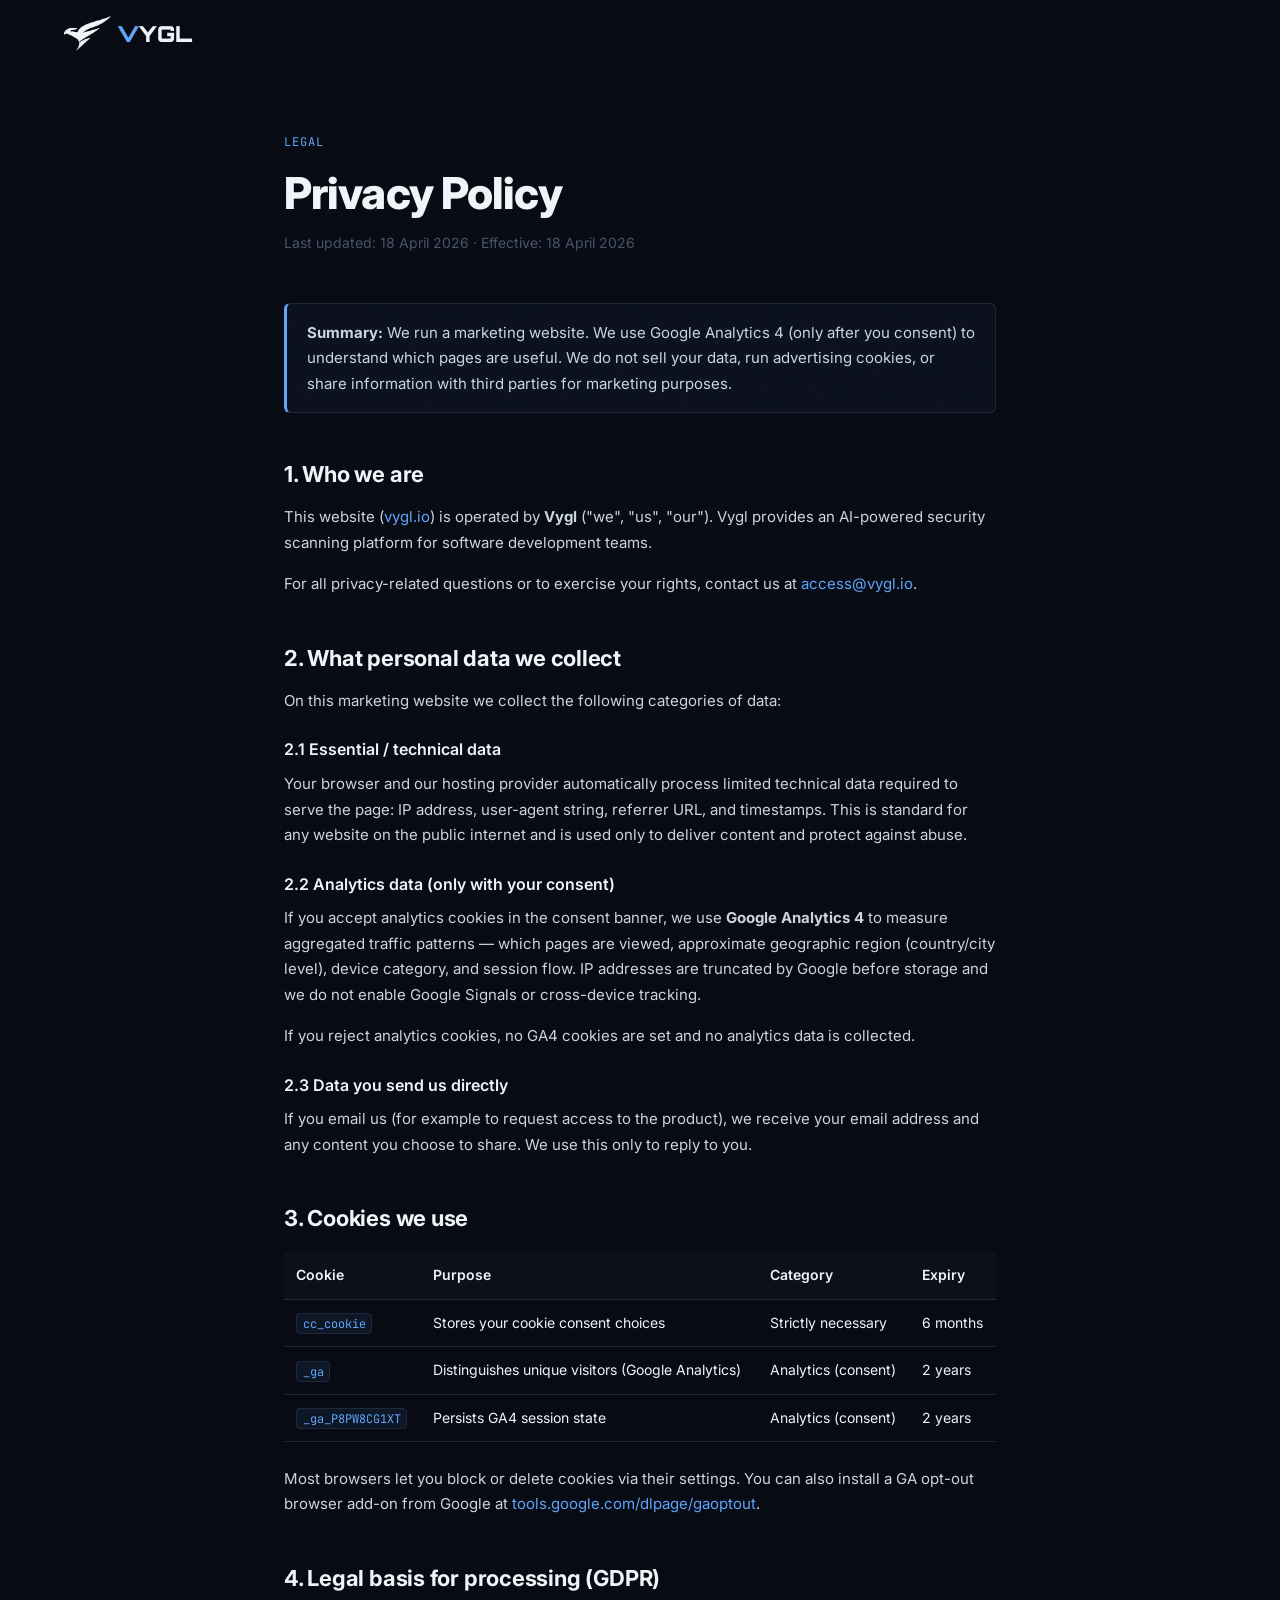
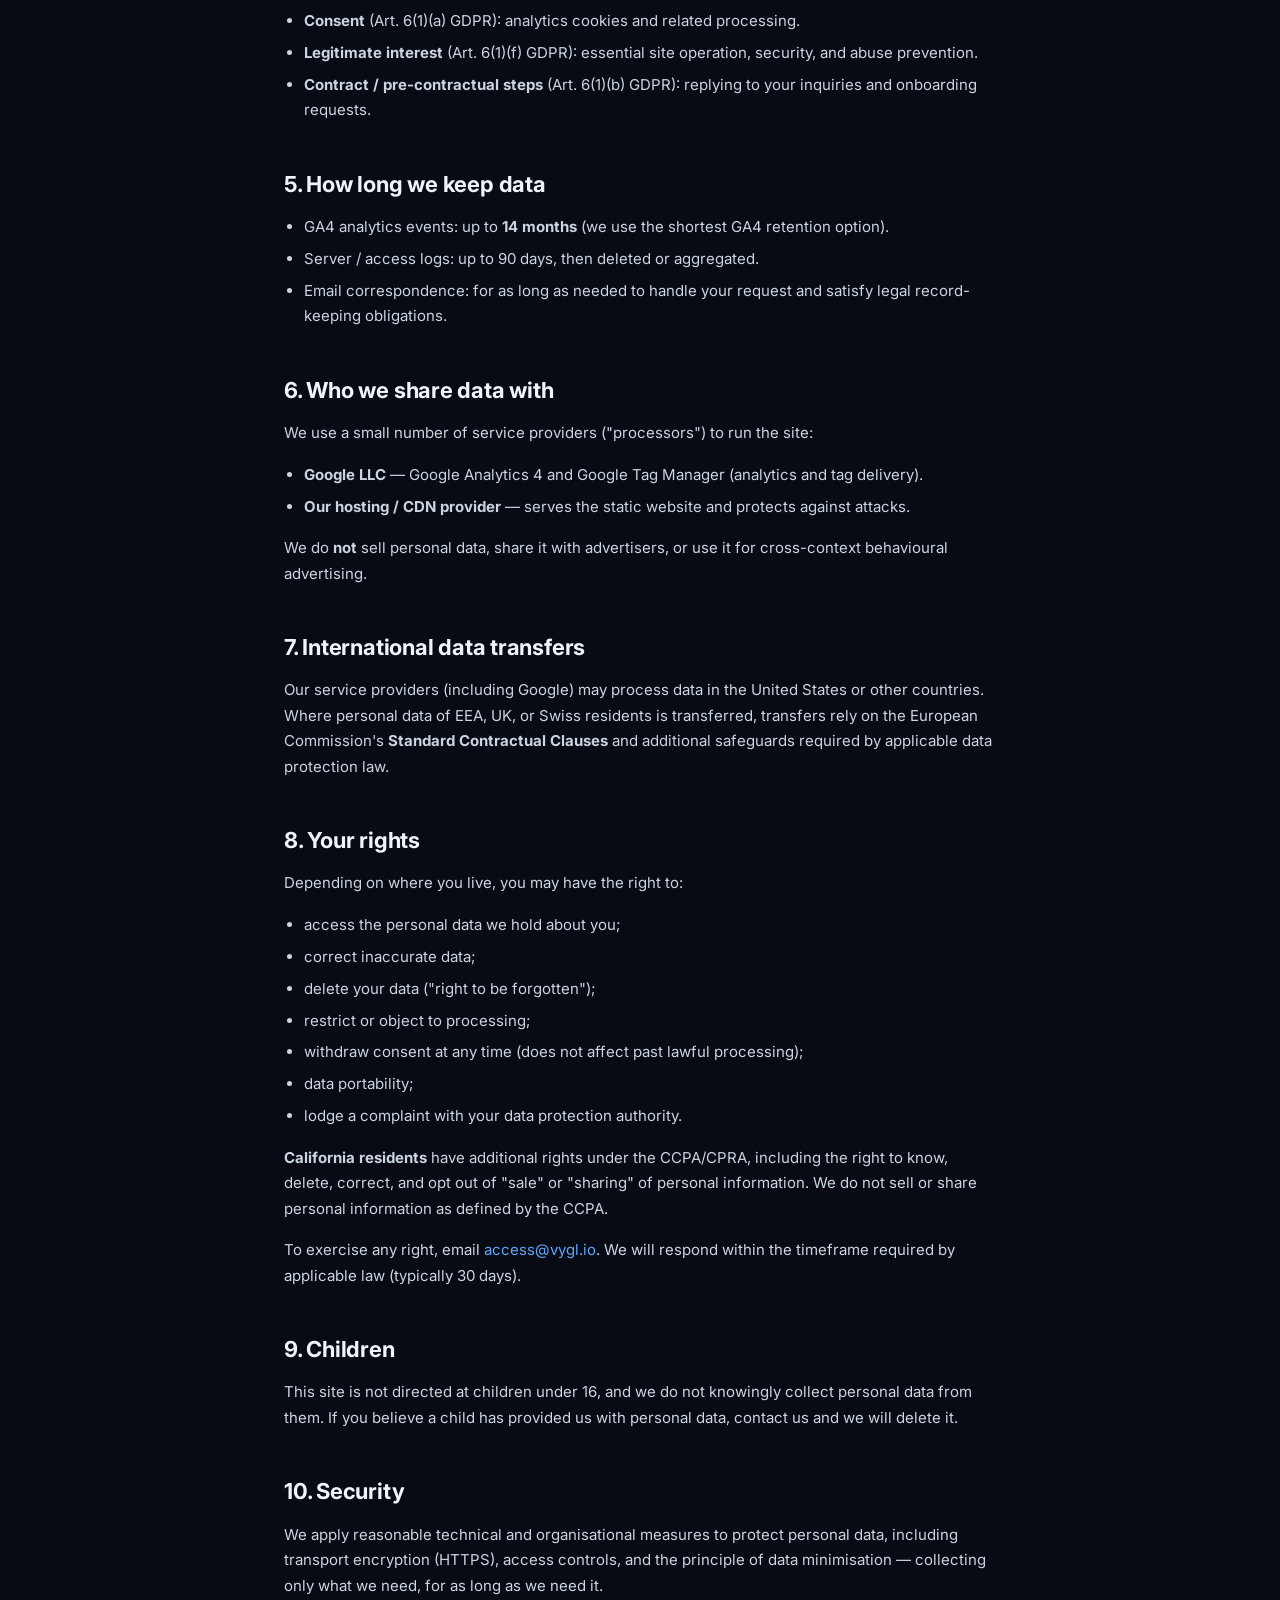
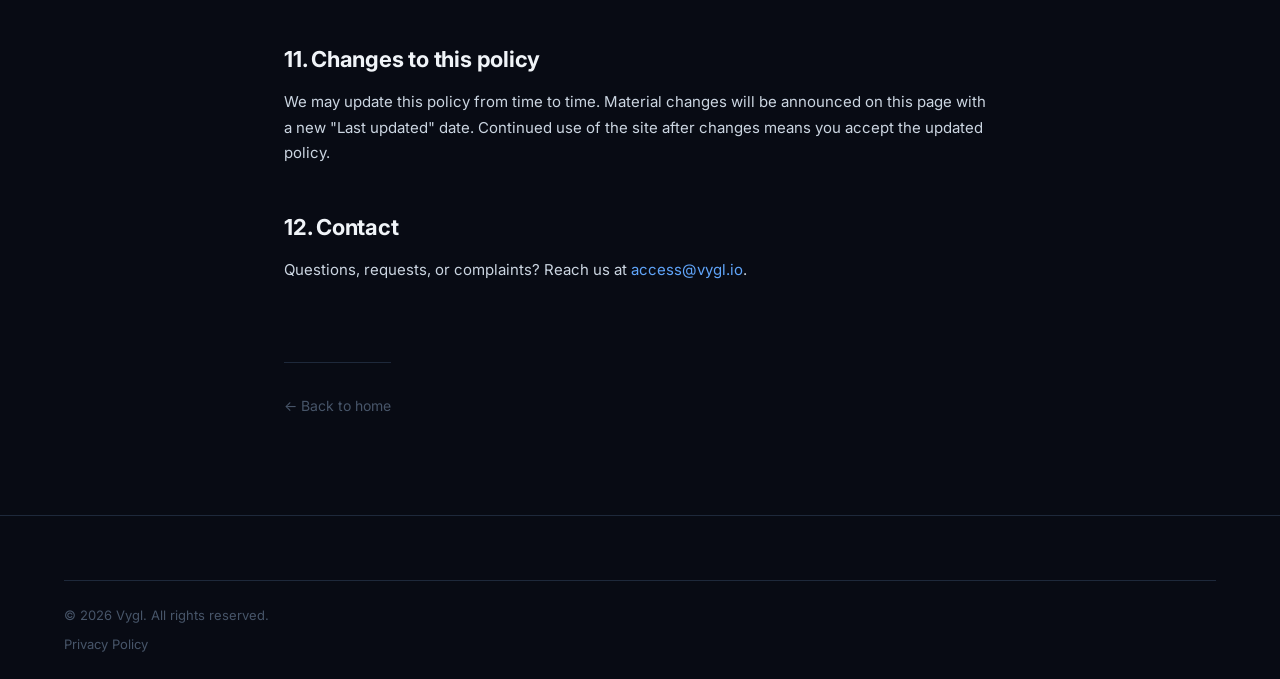
<file: privacy.html>
<!DOCTYPE html>
<html lang="en">
<head>
  <meta charset="UTF-8" />
  <meta name="viewport" content="width=device-width, initial-scale=1.0" />

  <!-- Google Tag Manager -->
  <script>(function(w,d,s,l,i){w[l]=w[l]||[];w[l].push({'gtm.start':
  new Date().getTime(),event:'gtm.js'});var f=d.getElementsByTagName(s)[0],
  j=d.createElement(s),dl=l!='dataLayer'?'&l='+l:'';j.async=true;j.src=
  'https://www.googletagmanager.com/gtm.js?id='+i+dl;f.parentNode.insertBefore(j,f);
  })(window,document,'script','dataLayer','GTM-MFRNC7RQ');</script>
  <!-- End Google Tag Manager -->

  <title>Privacy Policy — Vygl</title>
  <meta name="description" content="Vygl's Privacy Policy — what personal data we collect, how we use cookies and analytics, and your rights under GDPR and CCPA." />
  <meta name="robots" content="index, follow" />
  <link rel="canonical" href="https://vygl.io/privacy.html" />

  <meta property="og:type" content="website" />
  <meta property="og:url" content="https://vygl.io/privacy.html" />
  <meta property="og:title" content="Privacy Policy — Vygl" />
  <meta property="og:description" content="How Vygl handles your personal data, cookies, and privacy rights." />
  <meta property="og:image" content="https://vygl.io/og-image.png" />
  <meta property="og:image:width" content="1200" />
  <meta property="og:image:height" content="630" />
  <meta property="og:image:alt" content="Vygl — AI-native ASPM" />
  <meta property="og:site_name" content="Vygl" />
  <meta property="og:locale" content="en_US" />

  <!-- Twitter Card -->
  <meta name="twitter:card" content="summary_large_image" />
  <meta name="twitter:title" content="Privacy Policy — Vygl" />
  <meta name="twitter:description" content="How Vygl handles your personal data, cookies, and privacy rights." />
  <meta name="twitter:image" content="https://vygl.io/og-image.png" />
  <meta name="twitter:image:alt" content="Vygl — AI-native ASPM" />

  <meta name="theme-color" content="#080b14" />

  <link rel="preconnect" href="https://fonts.googleapis.com" />
  <link rel="preconnect" href="https://fonts.gstatic.com" crossorigin />
  <link href="https://fonts.googleapis.com/css2?family=Inter:wght@400;500;600;700;800&family=Orbitron:wght@500;700;900&family=JetBrains+Mono:wght@400;500&display=swap" rel="stylesheet" />
  <link rel="stylesheet" href="styles.css" />
  <link rel="icon" type="image/svg+xml" href="favicon.svg?v=7" />
  <link rel="icon" type="image/png" sizes="32x32" href="favicon-32.png?v=7" />
  <link rel="icon" type="image/x-icon" href="favicon.ico?v=7" />
  <link rel="apple-touch-icon" href="apple-touch-icon.png?v=7" />

  <style>
    .legal-page {
      max-width: 760px;
      margin: 0 auto;
      padding: 8rem 1.5rem 6rem;
      color: var(--fg);
    }
    .legal-page .legal-kicker {
      display: inline-block;
      font-family: 'JetBrains Mono', monospace;
      font-size: 0.75rem;
      letter-spacing: 0.08em;
      color: var(--accent);
      text-transform: uppercase;
      margin-bottom: 1rem;
    }
    .legal-page h1 {
      font-size: clamp(2rem, 4vw, 2.75rem);
      font-weight: 800;
      line-height: 1.15;
      margin: 0 0 0.75rem;
      letter-spacing: -0.02em;
    }
    .legal-page .legal-meta {
      color: var(--fg-faint);
      font-size: 0.875rem;
      margin-bottom: 3rem;
    }
    .legal-page h2 {
      font-size: 1.375rem;
      font-weight: 700;
      margin: 2.75rem 0 0.75rem;
      letter-spacing: -0.01em;
    }
    .legal-page h3 {
      font-size: 1rem;
      font-weight: 600;
      margin: 1.5rem 0 0.5rem;
      color: var(--fg);
    }
    .legal-page p,
    .legal-page li {
      color: var(--fg-dim, #cbd5e1);
      line-height: 1.7;
      font-size: 0.9375rem;
    }
    .legal-page p {
      margin: 0 0 1rem;
    }
    .legal-page ul {
      padding-left: 1.25rem;
      margin: 0 0 1rem;
    }
    .legal-page li {
      margin-bottom: 0.4rem;
    }
    .legal-page a {
      color: var(--accent);
      text-decoration: none;
      border-bottom: 1px solid transparent;
      transition: border-color 0.15s ease;
    }
    .legal-page a:hover {
      border-bottom-color: var(--accent);
    }
    .legal-page table {
      width: 100%;
      border-collapse: collapse;
      margin: 1rem 0 1.5rem;
      font-size: 0.875rem;
    }
    .legal-page th,
    .legal-page td {
      text-align: left;
      padding: 0.75rem;
      border-bottom: 1px solid var(--border);
    }
    .legal-page th {
      color: var(--fg);
      font-weight: 600;
      background: rgba(255, 255, 255, 0.02);
    }
    .legal-page code {
      font-family: 'JetBrains Mono', monospace;
      font-size: 0.85em;
      background: rgba(96, 165, 250, 0.08);
      border: 1px solid var(--border);
      border-radius: 4px;
      padding: 0.1rem 0.35rem;
      color: var(--accent);
    }
    .legal-page .legal-callout {
      border: 1px solid var(--border);
      border-left: 3px solid var(--accent);
      background: rgba(96, 165, 250, 0.04);
      padding: 1rem 1.25rem;
      border-radius: 6px;
      margin: 1.5rem 0;
    }
    .legal-page .legal-callout p:last-child {
      margin-bottom: 0;
    }
    .legal-page .back-link {
      display: inline-flex;
      align-items: center;
      gap: 0.4rem;
      color: var(--fg-faint);
      font-size: 0.875rem;
      margin-top: 4rem;
      padding-top: 2rem;
      border-top: 1px solid var(--border);
    }
  </style>
</head>
<body>

  <!-- Google Tag Manager (noscript) -->
  <noscript><iframe src="https://www.googletagmanager.com/ns.html?id=GTM-MFRNC7RQ"
  height="0" width="0" style="display:none;visibility:hidden"></iframe></noscript>
  <!-- End Google Tag Manager (noscript) -->

  <nav class="navbar" id="navbar">
    <div class="nav-inner">
      <a href="/" class="nav-logo">
        <span class="nav-logo-mark" aria-hidden="true"></span>
        <span class="logo-wordmark"><span class="logo-v">V</span><span class="logo-text">YGL</span></span>
      </a>
    </div>
  </nav>

  <main class="legal-page">
    <span class="legal-kicker">Legal</span>
    <h1>Privacy Policy</h1>
    <p class="legal-meta">Last updated: 18 April 2026 · Effective: 18 April 2026</p>

    <div class="legal-callout">
      <p><strong>Summary:</strong> We run a marketing website. We use Google Analytics 4 (only after you consent) to understand which pages are useful. We do not sell your data, run advertising cookies, or share information with third parties for marketing purposes.</p>
    </div>

    <h2>1. Who we are</h2>
    <p>This website (<a href="https://vygl.io">vygl.io</a>) is operated by <strong>Vygl</strong> ("we", "us", "our"). Vygl provides an AI-powered security scanning platform for software development teams.</p>
    <p>For all privacy-related questions or to exercise your rights, contact us at <a href="mailto:access@vygl.io">access@vygl.io</a>.</p>

    <h2>2. What personal data we collect</h2>
    <p>On this marketing website we collect the following categories of data:</p>

    <h3>2.1 Essential / technical data</h3>
    <p>Your browser and our hosting provider automatically process limited technical data required to serve the page: IP address, user-agent string, referrer URL, and timestamps. This is standard for any website on the public internet and is used only to deliver content and protect against abuse.</p>

    <h3>2.2 Analytics data (only with your consent)</h3>
    <p>If you accept analytics cookies in the consent banner, we use <strong>Google Analytics 4</strong> to measure aggregated traffic patterns — which pages are viewed, approximate geographic region (country/city level), device category, and session flow. IP addresses are truncated by Google before storage and we do not enable Google Signals or cross-device tracking.</p>
    <p>If you reject analytics cookies, no GA4 cookies are set and no analytics data is collected.</p>

    <h3>2.3 Data you send us directly</h3>
    <p>If you email us (for example to request access to the product), we receive your email address and any content you choose to share. We use this only to reply to you.</p>

    <h2>3. Cookies we use</h2>
    <table>
      <thead>
        <tr><th>Cookie</th><th>Purpose</th><th>Category</th><th>Expiry</th></tr>
      </thead>
      <tbody>
        <tr><td><code>cc_cookie</code></td><td>Stores your cookie consent choices</td><td>Strictly necessary</td><td>6 months</td></tr>
        <tr><td><code>_ga</code></td><td>Distinguishes unique visitors (Google Analytics)</td><td>Analytics (consent)</td><td>2 years</td></tr>
        <tr><td><code>_ga_P8PW8CG1XT</code></td><td>Persists GA4 session state</td><td>Analytics (consent)</td><td>2 years</td></tr>
      </tbody>
    </table>
    <p>Most browsers let you block or delete cookies via their settings. You can also install a GA opt-out browser add-on from Google at <a href="https://tools.google.com/dlpage/gaoptout" target="_blank" rel="noopener">tools.google.com/dlpage/gaoptout</a>.</p>

    <h2>4. Legal basis for processing (GDPR)</h2>
    <ul>
      <li><strong>Consent</strong> (Art. 6(1)(a) GDPR): analytics cookies and related processing.</li>
      <li><strong>Legitimate interest</strong> (Art. 6(1)(f) GDPR): essential site operation, security, and abuse prevention.</li>
      <li><strong>Contract / pre-contractual steps</strong> (Art. 6(1)(b) GDPR): replying to your inquiries and onboarding requests.</li>
    </ul>

    <h2>5. How long we keep data</h2>
    <ul>
      <li>GA4 analytics events: up to <strong>14 months</strong> (we use the shortest GA4 retention option).</li>
      <li>Server / access logs: up to 90 days, then deleted or aggregated.</li>
      <li>Email correspondence: for as long as needed to handle your request and satisfy legal record-keeping obligations.</li>
    </ul>

    <h2>6. Who we share data with</h2>
    <p>We use a small number of service providers ("processors") to run the site:</p>
    <ul>
      <li><strong>Google LLC</strong> — Google Analytics 4 and Google Tag Manager (analytics and tag delivery).</li>
      <li><strong>Our hosting / CDN provider</strong> — serves the static website and protects against attacks.</li>
    </ul>
    <p>We do <strong>not</strong> sell personal data, share it with advertisers, or use it for cross-context behavioural advertising.</p>

    <h2>7. International data transfers</h2>
    <p>Our service providers (including Google) may process data in the United States or other countries. Where personal data of EEA, UK, or Swiss residents is transferred, transfers rely on the European Commission's <strong>Standard Contractual Clauses</strong> and additional safeguards required by applicable data protection law.</p>

    <h2>8. Your rights</h2>
    <p>Depending on where you live, you may have the right to:</p>
    <ul>
      <li>access the personal data we hold about you;</li>
      <li>correct inaccurate data;</li>
      <li>delete your data ("right to be forgotten");</li>
      <li>restrict or object to processing;</li>
      <li>withdraw consent at any time (does not affect past lawful processing);</li>
      <li>data portability;</li>
      <li>lodge a complaint with your data protection authority.</li>
    </ul>
    <p><strong>California residents</strong> have additional rights under the CCPA/CPRA, including the right to know, delete, correct, and opt out of "sale" or "sharing" of personal information. We do not sell or share personal information as defined by the CCPA.</p>
    <p>To exercise any right, email <a href="mailto:access@vygl.io">access@vygl.io</a>. We will respond within the timeframe required by applicable law (typically 30 days).</p>

    <h2>9. Children</h2>
    <p>This site is not directed at children under 16, and we do not knowingly collect personal data from them. If you believe a child has provided us with personal data, contact us and we will delete it.</p>

    <h2>10. Security</h2>
    <p>We apply reasonable technical and organisational measures to protect personal data, including transport encryption (HTTPS), access controls, and the principle of data minimisation — collecting only what we need, for as long as we need it.</p>

    <h2>11. Changes to this policy</h2>
    <p>We may update this policy from time to time. Material changes will be announced on this page with a new "Last updated" date. Continued use of the site after changes means you accept the updated policy.</p>

    <h2>12. Contact</h2>
    <p>Questions, requests, or complaints? Reach us at <a href="mailto:access@vygl.io">access@vygl.io</a>.</p>

    <a href="/" class="back-link">← Back to home</a>
  </main>

  <footer class="footer">
    <div class="container">
      <div class="footer-bottom">
        <p>&copy; 2026 Vygl. All rights reserved.</p>
        <p class="footer-legal">
          <a href="/privacy.html">Privacy Policy</a>
        </p>
      </div>
    </div>
  </footer>
</body>
</html>
</file>
<file: styles.css>
/* ═══════════════════════════════════════════
   Vygl Landing Page — Styles
   ═══════════════════════════════════════════ */

/* ─── Reset & Base ─── */
*, *::before, *::after {
  margin: 0;
  padding: 0;
  box-sizing: border-box;
}

.sr-only {
  position: absolute;
  width: 1px;
  height: 1px;
  padding: 0;
  margin: -1px;
  overflow: hidden;
  clip: rect(0, 0, 0, 0);
  white-space: nowrap;
  border: 0;
}

:root {
  --bg: #080b14;
  --bg-elevated: #0a0e1a;
  --bg-card: #111827;
  --fg: #f0f4f8;
  --fg-muted: #94a3b8;
  --fg-faint: #475569;
  --border: #1e293b;
  --border-hover: #334155;
  --accent: #60a5fa;
  --accent-hover: #93bbfd;
  --purple: #60a5fa;
  --purple-bg: rgba(96, 165, 250, 0.1);
  --blue: #60a5fa;
  --blue-bg: rgba(96, 165, 250, 0.1);
  --red: #f87171;
  --red-bg: rgba(248, 113, 113, 0.1);
  --emerald: #34d399;
  --emerald-bg: rgba(52, 211, 153, 0.1);
  --violet: #60a5fa;
  --violet-bg: rgba(96, 165, 250, 0.1);
  --orange: #94a3b8;
  --yellow: #94a3b8;
  --cyan: #60a5fa;
  --radius: 12px;
  --radius-sm: 8px;
  --radius-xs: 6px;
  --font-sans: 'Inter', system-ui, -apple-system, sans-serif;
  --font-display: 'Orbitron', sans-serif;
  --font-mono: 'JetBrains Mono', 'Fira Code', monospace;
  /* Brand logo: shared mask + color (lockup is mark-only, V picks up --logo-color too) */
  --logo-color: var(--fg);
  --mark-mask-url: url('[data-uri]');
}

html {
  scroll-behavior: smooth;
  -webkit-font-smoothing: antialiased;
  -moz-osx-font-smoothing: grayscale;
}

body {
  font-family: var(--font-sans);
  background: var(--bg);
  color: var(--fg);
  line-height: 1.6;
  overflow-x: hidden;
}

a {
  color: inherit;
  text-decoration: none;
}

img { max-width: 100%; }

.container {
  max-width: 1200px;
  margin: 0 auto;
  padding: 0 1.5rem;
}

/* ─── Buttons ─── */
.btn {
  display: inline-flex;
  align-items: center;
  gap: 0.5rem;
  padding: 0.625rem 1.25rem;
  border-radius: var(--radius-sm);
  font-size: 0.875rem;
  font-weight: 600;
  cursor: pointer;
  transition: all 0.2s ease;
  border: 1px solid transparent;
  white-space: nowrap;
}

.btn-primary {
  background: var(--fg);
  color: var(--bg);
  border-color: transparent;
  border-radius: 100px;
  box-shadow: 0 8px 24px rgba(96,165,250,0.12);
}
.btn-primary:hover {
  background: var(--fg);
  color: var(--bg);
  box-shadow: 0 12px 36px rgba(96,165,250,0.22);
  transform: translateY(-1px);
}

.btn-outline {
  border-color: var(--border);
  color: var(--fg-muted);
  background: transparent;
}
.btn-outline:hover {
  border-color: var(--border-hover);
  color: var(--fg);
  background: rgba(255,255,255,0.03);
}

.btn-ghost {
  color: var(--fg-muted);
  background: transparent;
}
.btn-ghost:hover {
  color: var(--fg);
  background: rgba(255,255,255,0.05);
}

.btn-lg {
  padding: 0.75rem 1.75rem;
  font-size: 0.9375rem;
}

/* ─── Navbar ─── */
.navbar {
  position: fixed;
  top: 0;
  left: 0;
  right: 0;
  z-index: 100;
  transition: all 0.3s ease;
  border-bottom: 1px solid transparent;
}

.navbar.scrolled {
  background: rgba(8, 11, 20, 0.85);
  backdrop-filter: blur(20px);
  -webkit-backdrop-filter: blur(20px);
  border-bottom-color: var(--border);
}

.nav-inner {
  max-width: 1200px;
  margin: 0 auto;
  padding: 0 1.5rem;
  height: clamp(4rem, 3.5rem + 1vw, 4.5rem);
  display: flex;
  align-items: center;
  justify-content: space-between;
}

.nav-logo {
  font-family: var(--font-display);
  font-weight: 900;
  font-size: clamp(0.9375rem, 0.65rem + 1.2vw, 1.375rem);
  letter-spacing: 0;
  line-height: 1;
  display: flex;
  align-items: center;
  gap: 0.3em;
}

/* Bird mark — CSS mask so the bird's fill follows --logo-color (the "V" stays --accent) */
.nav-logo-mark {
  display: inline-block;
  height: 1.6em;
  width: 2.131em;     /* 1.6 * 1140/856 — keep aspect explicit */
  background-color: var(--logo-color);
  -webkit-mask-image: var(--mark-mask-url);
          mask-image: var(--mark-mask-url);
  -webkit-mask-size: contain;
          mask-size: contain;
  -webkit-mask-repeat: no-repeat;
          mask-repeat: no-repeat;
  -webkit-mask-position: center;
          mask-position: center;
  flex-shrink: 0;
  user-select: none;
  -webkit-user-drag: none;
  /* Optical nudge for uppercase alignment */
  transform: translateY(-0.05em);
}

/* On small screens, drop the "vygl" wordmark — the mark carries the brand */
@media (max-width: 640px) {
  .navbar .logo-wordmark { display: none; }
}

.logo-wordmark { display: inline-flex; }
.logo-v { color: var(--accent); }
.logo-text { color: var(--fg); }

/* Footer brand: stacked lockup, larger mark */
.footer-brand .nav-logo {
  flex-direction: column;
  align-items: flex-start;
  gap: 0.75rem;
  font-size: 2rem;
}
.footer-brand .nav-logo-mark {
  height: 1.6em;
  width: 2.131em;
}

.nav-links {
  display: flex;
  align-items: center;
  gap: 1.25rem;
}

.nav-links a {
  font-size: 0.875rem;
  color: var(--fg-muted);
  transition: color 0.2s;
  font-weight: 500;
}

.nav-links a:hover { color: var(--fg); }

.nav-actions {
  display: flex;
  align-items: center;
  gap: 0.75rem;
}

/* Hamburger button */
.mobile-menu-btn {
  display: none;
  background: none;
  border: none;
  color: var(--fg-muted);
  cursor: pointer;
  padding: 0.5rem;
  width: 44px;
  height: 44px;
  position: relative;
  z-index: 102;
  flex-direction: column;
  align-items: center;
  justify-content: center;
  gap: 5px;
}

.burger-line {
  display: block;
  width: 22px;
  height: 2.5px;
  background: var(--fg);
  border-radius: 2px;
  transition: transform 0.35s cubic-bezier(0.4, 0, 0.2, 1),
              opacity 0.25s ease,
              width 0.3s ease;
  transform-origin: center;
}

.mobile-menu-btn:hover .burger-line {
  background: var(--fg);
}

/* Morph to X when open */
.mobile-menu-btn.active .burger-line-1 {
  transform: translateY(7px) rotate(45deg);
  background: var(--fg);
}

.mobile-menu-btn.active .burger-line-2 {
  opacity: 0;
  width: 0;
}

.mobile-menu-btn.active .burger-line-3 {
  transform: translateY(-7px) rotate(-45deg);
  background: var(--fg);
}

/* Backdrop overlay */
.mobile-nav-overlay {
  position: fixed;
  inset: 0;
  background: rgba(0, 0, 0, 0.5);
  backdrop-filter: blur(4px);
  -webkit-backdrop-filter: blur(4px);
  z-index: 99;
  opacity: 0;
  visibility: hidden;
  transition: opacity 0.35s ease, visibility 0.35s ease;
}

.mobile-nav-overlay.active {
  opacity: 1;
  visibility: visible;
}

/* Slide-in panel */
.mobile-nav {
  position: fixed;
  top: 0;
  right: 0;
  bottom: 0;
  width: min(320px, 85vw);
  z-index: 101;
  background: var(--bg);
  border-left: 1px solid var(--border);
  display: flex;
  flex-direction: column;
  transform: translateX(100%);
  transition: transform 0.4s cubic-bezier(0.4, 0, 0.2, 1);
  box-shadow: -16px 0 48px rgba(0, 0, 0, 0.3);
  overflow-y: auto;
}

.mobile-nav.open {
  transform: translateX(0);
}

/* Nav links */
.mobile-nav-links {
  flex: 1;
  display: flex;
  flex-direction: column;
  padding: 5rem 0 1rem;
}

.mobile-nav-link {
  display: flex;
  align-items: center;
  justify-content: space-between;
  padding: 0.875rem 1.5rem;
  font-size: 1rem;
  font-weight: 500;
  color: var(--fg-muted);
  text-decoration: none;
  border-bottom: 1px solid var(--border);
  transition: color 0.2s, background 0.2s, padding-left 0.3s;
  opacity: 0;
  transform: translateX(20px);
}

.mobile-nav-link:first-child {
  border-top: 1px solid var(--border);
}

.mobile-nav-link svg {
  color: var(--fg-faint);
  opacity: 0;
  transform: translateX(-4px);
  transition: opacity 0.2s, transform 0.2s, color 0.2s;
}

.mobile-nav-link:hover,
.mobile-nav-link:active {
  color: var(--fg);
  background: rgba(255, 255, 255, 0.03);
  padding-left: 1.75rem;
}

.mobile-nav-link:hover svg,
.mobile-nav-link:active svg {
  opacity: 1;
  transform: translateX(0);
  color: var(--accent);
}

/* Staggered entry animation */
.mobile-nav.open .mobile-nav-link {
  opacity: 1;
  transform: translateX(0);
  transition: color 0.2s, background 0.2s, padding-left 0.3s,
              opacity 0.4s ease, transform 0.4s ease;
}

.mobile-nav.open .mobile-nav-link:nth-child(1) { transition-delay: 0.08s; }
.mobile-nav.open .mobile-nav-link:nth-child(2) { transition-delay: 0.13s; }
.mobile-nav.open .mobile-nav-link:nth-child(3) { transition-delay: 0.18s; }
.mobile-nav.open .mobile-nav-link:nth-child(4) { transition-delay: 0.23s; }
.mobile-nav.open .mobile-nav-link:nth-child(5) { transition-delay: 0.28s; }
.mobile-nav.open .mobile-nav-link:nth-child(6) { transition-delay: 0.33s; }

/* Footer area */
.mobile-nav-footer {
  padding: 1.25rem 1.5rem;
  border-top: 1px solid var(--border);
  display: flex;
  flex-direction: column;
  gap: 1rem;
  opacity: 0;
  transform: translateY(10px);
  transition: opacity 0.4s ease 0.3s, transform 0.4s ease 0.3s;
}

.mobile-nav.open .mobile-nav-footer {
  opacity: 1;
  transform: translateY(0);
  transition-delay: 0.35s;
}

.mobile-nav-theme {
  display: flex;
  align-items: center;
}

.mobile-theme-toggle {
  display: flex;
  align-items: center;
  gap: 0.5rem;
  width: auto;
  height: auto;
  padding: 0.5rem 0;
  background: none;
  border: none;
  border-radius: 0;
  justify-content: flex-start;
  cursor: pointer;
  color: var(--fg-muted);
  font-family: var(--font-sans);
  font-size: 0.8125rem;
  transition: color 0.2s;
}

.mobile-theme-toggle svg {
  flex-shrink: 0;
  width: 18px;
  height: 18px;
}

/* Ensure correct icon shows in mobile toggle */
.mobile-theme-toggle .icon-moon,
.mobile-theme-toggle .icon-sun { display: none; }
:root .mobile-theme-toggle .icon-moon { display: block; }
:root .mobile-theme-toggle .icon-sun { display: none; }
[data-theme="light"] .mobile-theme-toggle .icon-sun { display: block; }
[data-theme="light"] .mobile-theme-toggle .icon-moon { display: none; }
[data-theme="dark"] .mobile-theme-toggle .icon-moon { display: block; }
[data-theme="dark"] .mobile-theme-toggle .icon-sun { display: none; }

.mobile-theme-toggle:hover {
  color: var(--fg);
}

.mobile-theme-label {
  font-size: 0.8125rem;
}

.mobile-nav-cta {
  width: 100%;
  justify-content: center;
  padding: 0.75rem 1.25rem;
  font-size: 0.9375rem;
}

@keyframes glow-drift {
  0%, 100% { transform: translate(0, 0); }
  50% { transform: translate(20px, -20px); }
}

/* ─── Reusable section background patterns ─── */

/* Dot grid — same as hero, different mask positions */
.section-grid {
  position: absolute;
  inset: 0;
  background-image: radial-gradient(circle, var(--fg-faint) 1px, transparent 1px);
  background-size: 28px 28px;
  opacity: 0.18;
  pointer-events: none;
}

.section-grid-center {
  mask-image: radial-gradient(ellipse 70% 60% at 50% 50%, black 20%, transparent 65%);
  -webkit-mask-image: radial-gradient(ellipse 70% 60% at 50% 50%, black 20%, transparent 65%);
}

.section-grid-right {
  mask-image: radial-gradient(ellipse 60% 70% at 70% 50%, black 20%, transparent 65%);
  -webkit-mask-image: radial-gradient(ellipse 60% 70% at 70% 50%, black 20%, transparent 65%);
}

.section-grid-left {
  mask-image: radial-gradient(ellipse 60% 70% at 30% 50%, black 20%, transparent 65%);
  -webkit-mask-image: radial-gradient(ellipse 60% 70% at 30% 50%, black 20%, transparent 65%);
}

/* Floating particles — reusable sparkle pattern */
.section-particles {
  position: absolute;
  inset: 0;
  pointer-events: none;
  overflow: hidden;
}

.section-particles::before,
.section-particles::after {
  content: '';
  position: absolute;
  width: 3px;
  height: 3px;
  border-radius: 50%;
  opacity: 0;
  animation: sparkle-float 6s ease-in-out infinite;
}

/* Blue-themed particles (for AI Demo) */
.particles-blue::before {
  top: 25%;
  left: 10%;
  background: var(--blue);
  animation-delay: 0s;
  box-shadow:
    150px 30px 0 0 rgba(96,165,250,0.25),
    350px -20px 0 0 rgba(96,165,250,0.2),
    550px 50px 0 0 rgba(96,165,250,0.2),
    750px -10px 0 0 rgba(96,165,250,0.15);
}

.particles-blue::after {
  top: 65%;
  right: 15%;
  background: var(--purple);
  animation-delay: 3s;
  box-shadow:
    -120px 20px 0 0 rgba(96,165,250,0.2),
    -320px -40px 0 0 rgba(96,165,250,0.25),
    -520px 30px 0 0 rgba(96,165,250,0.15),
    -100px -100px 0 0 rgba(96,165,250,0.2);
}

/* Emerald-themed particles (for Benefits) */
.particles-emerald::before {
  top: 20%;
  left: 12%;
  background: var(--emerald);
  animation-delay: 1s;
  box-shadow:
    180px 25px 0 0 rgba(52,211,153,0.2),
    400px -15px 0 0 rgba(96,165,250,0.2),
    620px 40px 0 0 rgba(52,211,153,0.15),
    840px -25px 0 0 rgba(96,165,250,0.18);
}

.particles-emerald::after {
  top: 70%;
  right: 10%;
  background: var(--cyan);
  animation-delay: 4s;
  box-shadow:
    -150px 15px 0 0 rgba(96,165,250,0.2),
    -370px -35px 0 0 rgba(52,211,153,0.2),
    -80px -90px 0 0 rgba(96,165,250,0.15);
}

[data-theme="light"] .section-grid { opacity: 0.1; }
[data-theme="light"] .section-particles { opacity: 0; }


/* ─── Social Proof ─── */
.social-proof {
  padding: 3rem 0;
  border-top: 1px solid var(--border);
  border-bottom: 1px solid var(--border);
  background: var(--bg-elevated);
}

.proof-grid {
  display: flex;
  align-items: center;
  justify-content: center;
  gap: 2.5rem;
  flex-wrap: wrap;
}

.proof-item {
  display: flex;
  align-items: center;
  gap: 0.625rem;
  color: var(--fg-muted);
  font-size: 0.875rem;
}

.proof-item svg { color: var(--fg-faint); flex-shrink: 0; }
.proof-item strong { color: var(--fg); font-weight: 700; }

.proof-divider {
  width: 1px;
  height: 24px;
  background: var(--border);
}

/* ─── Section Shared ─── */
.section-header {
  text-align: center;
  margin-bottom: 3.5rem;
}

.section-badge {
  display: inline-flex;
  align-items: center;
  padding: 0.3rem 0.875rem;
  border-radius: 100px;
  border: 1px solid var(--border);
  background: rgba(255,255,255,0.03);
  font-size: 0.75rem;
  font-weight: 600;
  color: var(--accent);
  letter-spacing: 0.04em;
  text-transform: uppercase;
  margin-bottom: 1rem;
}

.section-title {
  font-family: var(--font-display);
  font-weight: 700;
  font-size: clamp(1.75rem, 3vw, 2.5rem);
  margin-bottom: 1rem;
  letter-spacing: -0.01em;
}

.section-subtitle {
  font-size: 1.0625rem;
  color: var(--fg-muted);
  max-width: 600px;
  margin: 0 auto;
  line-height: 1.7;
}

/* ─── Features / Layers ─── */
.features {
  padding: 6rem 0;
  position: relative;
  overflow: hidden;
}

/* Engines layout */
.engines-layout {
  max-width: 960px;
  margin: 0 auto;
}

.engines-grid {
  display: grid;
  grid-template-columns: repeat(4, 1fr);
  gap: 0.75rem;
}

/* Individual engine card */
.engine-card {
  position: relative;
  padding: 1.25rem;
  border-radius: var(--radius-sm);
  border: 1px solid var(--border);
  background: var(--bg-elevated);
  overflow: hidden;
  transition: border-color 0.2s, transform 0.2s;
}

.engine-card:hover {
  border-color: var(--border-hover);
  transform: translateY(-2px);
}

/* Top color indicator line */
.engine-indicator {
  position: absolute;
  top: 0;
  left: 0;
  right: 0;
  height: 2px;
}

.engine-ind-purple { background: var(--purple); }
.engine-ind-blue   { background: var(--blue); }
.engine-ind-red    { background: var(--red); }
.engine-ind-emerald{ background: var(--emerald); }

.engine-top {
  display: flex;
  align-items: center;
  gap: 0.5rem;
  margin-bottom: 0.75rem;
}

.engine-name {
  font-family: var(--font-mono);
  font-size: 0.625rem;
  color: var(--fg-faint);
}

.engine-card h3 {
  font-size: 0.875rem;
  font-weight: 700;
  color: var(--fg);
  margin-bottom: 0.375rem;
}

.engine-card p {
  font-size: 0.75rem;
  color: var(--fg-muted);
  line-height: 1.6;
  margin: 0 0 0.75rem 0;
}

/* Shared label styles */
.node-label {
  font-family: var(--font-mono);
  font-size: 0.5625rem;
  font-weight: 700;
  padding: 0.125rem 0.4rem;
  border-radius: 3px;
  letter-spacing: 0.06em;
  text-transform: uppercase;
}

.node-label-purple { color: var(--purple); background: var(--purple-bg); }
.node-label-blue   { color: var(--blue); background: var(--blue-bg); }
.node-label-red    { color: var(--red); background: var(--red-bg); }
.node-label-emerald{ color: var(--emerald); background: var(--emerald-bg); }
.node-label-violet { color: var(--violet); background: var(--violet-bg); }

/* Detection tags */
.node-detects {
  display: flex;
  flex-wrap: wrap;
  gap: 0.25rem;
}

.node-detects span {
  font-size: 0.5625rem;
  font-weight: 500;
  color: var(--fg-faint);
  padding: 0.1rem 0.4rem;
  border-radius: 3px;
  background: rgba(255,255,255,0.03);
  border: 1px solid rgba(255,255,255,0.06);
}

.engine-card:hover .node-detects span,
.ai-engine-card:hover .node-detects span {
  border-color: rgba(255,255,255,0.1);
}

/* Connector arrows between engines and AI */
.engines-connector {
  display: flex;
  flex-direction: column;
  align-items: center;
  padding: 0.5rem 0;
}

.connector-lines {
  display: flex;
  gap: calc((960px - 4 * 1px) / 5);
  justify-content: center;
  width: 100%;
  padding: 0 15%;
}

.conn-line {
  width: 2px;
  height: 20px;
  opacity: 0.4;
}

.conn-line-purple { background: var(--purple); }
.conn-line-blue   { background: var(--blue); }
.conn-line-red    { background: var(--red); }
.conn-line-emerald{ background: var(--emerald); }

.connector-merge {
  color: var(--fg-faint);
  opacity: 0.4;
  margin-top: -2px;
}

/* AI verification card — full width */
.ai-engine-card {
  position: relative;
  margin-top: 0;
  border-radius: var(--radius-sm);
  border: 1px solid rgba(96,165,250,0.2);
  background: linear-gradient(135deg, var(--bg-elevated) 0%, rgba(96,165,250,0.04) 100%);
  overflow: hidden;
  transition: border-color 0.2s;
}

.ai-engine-card:hover {
  border-color: rgba(96,165,250,0.35);
}

.ai-engine-glow {
  position: absolute;
  top: -40px;
  right: -40px;
  width: 160px;
  height: 160px;
  border-radius: 50%;
  background: var(--violet);
  filter: blur(80px);
  opacity: 0.06;
  pointer-events: none;
}

.ai-engine-inner {
  display: flex;
  gap: 2rem;
  padding: 1.5rem;
  align-items: flex-start;
}

.ai-engine-left {
  flex: 1;
  min-width: 0;
}

.ai-engine-left h3 {
  font-size: 1rem;
  font-weight: 700;
  color: var(--fg);
  margin-bottom: 0.375rem;
}

.ai-engine-left p {
  font-size: 0.8125rem;
  color: var(--fg-muted);
  line-height: 1.6;
  margin: 0;
}

/* AI stats on the right */
.ai-engine-right {
  display: flex;
  flex-direction: column;
  gap: 0.75rem;
  flex-shrink: 0;
}

.ai-engine-stat {
  display: flex;
  align-items: center;
  gap: 0.625rem;
  padding: 0.5rem 0.75rem;
  border-radius: var(--radius-xs);
  background: rgba(255,255,255,0.02);
  border: 1px solid rgba(255,255,255,0.05);
}

.ai-stat-icon {
  display: flex;
  align-items: center;
  justify-content: center;
  flex-shrink: 0;
}

.ai-stat-red { color: #ef4444; }
.ai-stat-green { color: #22c55e; }

.ai-stat-label {
  display: block;
  font-size: 0.5625rem;
  color: var(--fg-faint);
  text-transform: uppercase;
  letter-spacing: 0.04em;
}

.ai-stat-value {
  display: block;
  font-size: 0.75rem;
  color: var(--fg);
  font-weight: 600;
}

@media (max-width: 768px) {
  .engines-grid {
    grid-template-columns: repeat(2, 1fr);
  }

  .connector-lines {
    display: none;
  }

  .ai-engine-inner {
    flex-direction: column;
    gap: 1rem;
  }

  .ai-engine-right {
    flex-direction: row;
    flex-wrap: wrap;
  }
}

/* ─── How It Works ─── */
.how-it-works {
  padding: 6rem 0;
  background: var(--bg-elevated);
  border-top: 1px solid var(--border);
  border-bottom: 1px solid var(--border);
  position: relative;
  overflow: hidden;
}

.dash-glow {
  position: absolute;
  border-radius: 50%;
  filter: blur(100px);
  pointer-events: none;
}

.dash-glow-1 {
  width: 500px;
  height: 500px;
  background: rgba(96, 165, 250, 0.035);
  top: -10%;
  right: -8%;
}

/* Dashboard mock */
.dash-mock {
  max-width: 960px;
  margin: 0 auto;
  border-radius: var(--radius);
  border: 1px solid var(--border);
  overflow: hidden;
  box-shadow:
    0 4px 6px rgba(0,0,0,0.2),
    0 24px 80px rgba(0,0,0,0.45),
    0 0 60px rgba(59,130,246,0.05);
}

.dash-chrome {
  display: flex;
  align-items: center;
  gap: 0.75rem;
  padding: 0.625rem 1rem;
  background: #0d1120;
  border-bottom: 1px solid var(--border);
}

.dash-dots { display: flex; gap: 6px; }

.dash-url {
  flex: 1;
  text-align: center;
  font-family: var(--font-mono);
  font-size: 0.6875rem;
  color: var(--fg-faint);
}

.dash-body {
  display: flex;
  background: var(--bg);
}

/* Sidebar */
.dash-sidebar {
  width: 150px;
  background: #060910;
  border-right: 1px solid var(--border);
  padding: 0.75rem 0;
  flex-shrink: 0;
}

.dash-logo {
  padding: 0 0.75rem 0.75rem;
  border-bottom: 1px solid var(--border);
  margin-bottom: 0.5rem;
}

.dash-nav-item {
  display: flex;
  align-items: center;
  gap: 0.5rem;
  padding: 0.35rem 0.75rem;
  font-size: 0.6875rem;
  color: var(--fg-faint);
}

.dash-nav-active {
  color: var(--fg);
  background: rgba(255,255,255,0.04);
  border-right: 2px solid var(--accent);
}

/* Main */
.dash-main {
  flex: 1;
  padding: 1rem;
  display: flex;
  flex-direction: column;
  gap: 0.75rem;
  min-width: 0;
}

/* Key Metrics Strip */
.dash-metrics {
  display: grid;
  grid-template-columns: repeat(4, 1fr);
  gap: 0.5rem;
}

.dash-metric {
  padding: 0.5rem 0.625rem;
  border-radius: var(--radius-xs);
  border: 1px solid var(--border);
  background: var(--bg-elevated);
}

.dash-metric-top {
  display: flex;
  align-items: center;
  gap: 0.375rem;
  margin-bottom: 0.25rem;
  color: var(--fg-faint);
}

.dash-metric-label {
  font-size: 0.5625rem;
  text-transform: uppercase;
  letter-spacing: 0.04em;
  color: var(--fg-faint);
}

.dash-metric-value {
  display: block;
  font-size: 1.125rem;
  font-weight: 700;
  color: var(--fg);
  font-family: var(--font-display);
  letter-spacing: -0.01em;
}

.dash-metric-val-red { color: #ef4444; }
.dash-metric-val-green { color: #22c55e; }

/* Area chart */
.dash-chart-card {
  border: 1px solid var(--border);
  border-radius: var(--radius-xs);
  background: var(--bg-elevated);
  padding: 0.75rem;
}

.dash-chart-head {
  display: flex;
  align-items: center;
  justify-content: space-between;
  margin-bottom: 0.5rem;
}

.dash-chart-title {
  font-size: 0.6875rem;
  color: var(--fg-faint);
}

.dash-chart-controls {
  display: flex;
  align-items: center;
  gap: 0.5rem;
}

.dash-chart-toggle {
  display: flex;
  gap: 0.125rem;
  font-size: 0.5625rem;
  color: var(--fg-faint);
  background: rgba(255,255,255,0.03);
  border-radius: 3px;
  padding: 1px;
}

.dash-chart-toggle span {
  padding: 0.1rem 0.35rem;
  border-radius: 2px;
  cursor: default;
}

.dash-toggle-active {
  background: rgba(96,165,250,0.12);
  color: var(--accent) !important;
}

.dash-chart-range {
  display: flex;
  gap: 0.125rem;
  font-size: 0.5625rem;
  color: var(--fg-faint);
}

.dash-chart-range span {
  padding: 0.1rem 0.35rem;
  border-radius: 3px;
  cursor: default;
}

.dash-range-active {
  background: rgba(255,255,255,0.06);
  color: var(--fg) !important;
}

.dash-area-chart {
  height: 80px;
}

.dash-area-svg {
  width: 100%;
  height: 100%;
}

.dash-chart-legend {
  display: flex;
  gap: 1rem;
  justify-content: center;
  margin-top: 0.375rem;
  font-size: 0.5625rem;
  color: var(--fg-faint);
}

.dash-chart-legend span {
  display: flex;
  align-items: center;
  gap: 0.375rem;
}

.dash-legend-line {
  display: inline-block;
  width: 16px;
  height: 2px;
  border-radius: 1px;
}

.dash-legend-red   { background: #ef4444; }
.dash-legend-green { background: #22c55e; }

/* Bottom row: severity + table */
.dash-bottom {
  display: flex;
  gap: 0.75rem;
}

/* AI Insights card */
.dash-ai-card {
  width: 220px;
  flex-shrink: 0;
  border: 1px solid var(--border);
  border-radius: var(--radius-xs);
  background: var(--bg-elevated);
  display: flex;
  flex-direction: column;
}

.dash-ai-header {
  display: flex;
  align-items: center;
  justify-content: space-between;
  padding: 0.5rem 0.625rem;
  border-bottom: 1px solid var(--border);
}

.dash-ai-title {
  display: flex;
  align-items: center;
  gap: 0.375rem;
  font-size: 0.6875rem;
  font-weight: 600;
  color: var(--fg);
}

.dash-ai-title svg { color: var(--violet); }

.dash-ai-status {
  display: flex;
  align-items: center;
  gap: 0.3rem;
  font-size: 0.5625rem;
  color: var(--fg-faint);
}

.dash-ai-dot {
  width: 5px;
  height: 5px;
  border-radius: 50%;
  background: #22c55e;
  box-shadow: 0 0 6px rgba(34,197,94,0.5);
}

/* Coverage */
.dash-ai-coverage {
  padding: 0.5rem 0.625rem;
  border-bottom: 1px solid var(--border);
}

.dash-ai-coverage-row {
  display: flex;
  justify-content: space-between;
  font-size: 0.5625rem;
  color: var(--fg-faint);
  margin-bottom: 0.375rem;
}

.dash-ai-pct {
  font-weight: 700;
  color: var(--fg);
}

.dash-ai-bar {
  display: flex;
  height: 5px;
  border-radius: 3px;
  overflow: hidden;
  background: rgba(255,255,255,0.06);
  gap: 1px;
}

.dash-ai-bar-seg {
  height: 100%;
  border-radius: 2px;
}

/* Verdicts */
.dash-ai-verdicts {
  padding: 0.375rem 0;
}

.dash-ai-verdict {
  display: flex;
  align-items: center;
  gap: 0.375rem;
  padding: 0.25rem 0.625rem;
  font-size: 0.5625rem;
  color: var(--fg-muted);
}

.dash-ai-vdot {
  width: 5px;
  height: 5px;
  border-radius: 2px;
  flex-shrink: 0;
}

.dash-ai-verdict strong {
  margin-left: auto;
  color: var(--fg);
  font-weight: 600;
}

.dash-ai-vpct {
  width: 1.75rem;
  text-align: right;
  color: var(--fg-faint);
  font-size: 0.5rem;
}

/* Confidence footer */
.dash-ai-confidence {
  display: flex;
  align-items: center;
  gap: 0.5rem;
  padding: 0.375rem 0.625rem;
  border-top: 1px solid var(--border);
  background: rgba(255,255,255,0.02);
}

.dash-ai-conf-label {
  font-size: 0.5rem;
  color: var(--fg-faint);
  margin-right: auto;
}

.dash-ai-conf-val {
  font-size: 0.5625rem;
  font-weight: 600;
}

.dash-ai-conf-green { color: #22c55e; }
.dash-ai-conf-yellow { color: #94a3b8; }
.dash-ai-conf-red { color: #ef4444; }

.dash-table-title {
  font-size: 0.6875rem;
  color: var(--fg-faint);
  margin-bottom: 0.5rem;
}

/* TP/FP cell colors */
.dash-tp { color: #ef4444; }
.dash-fp { color: #22c55e; }

/* Table */
.dash-table-card {
  flex: 1;
  border: 1px solid var(--border);
  border-radius: var(--radius-xs);
  background: var(--bg-elevated);
  padding: 0.75rem;
  min-width: 0;
}

.dash-table {
  border: 1px solid var(--border);
  border-radius: var(--radius-xs);
  overflow: hidden;
}

.dash-table-head {
  display: grid;
  grid-template-columns: 1fr 2.5rem 1.75rem 1.75rem 2.5rem;
  gap: 0.375rem;
  padding: 0.3rem 0.625rem;
  background: rgba(255,255,255,0.02);
  border-bottom: 1px solid var(--border);
  font-size: 0.5625rem;
  color: var(--fg-faint);
  text-transform: uppercase;
  letter-spacing: 0.04em;
}

.dash-table-row {
  display: grid;
  grid-template-columns: 1fr 2.5rem 1.75rem 1.75rem 2.5rem;
  gap: 0.375rem;
  padding: 0.3rem 0.625rem;
  border-bottom: 1px solid var(--border);
  font-size: 0.625rem;
  color: var(--fg-muted);
  align-items: center;
}

.dash-table-row:last-child { border-bottom: none; }

.dash-table-row span:first-child {
  overflow: hidden;
  text-overflow: ellipsis;
  white-space: nowrap;
}

.dash-sev-red    { color: var(--red); }
.dash-sev-orange { color: var(--orange); }
.dash-type-purple  { color: var(--purple); }
.dash-type-blue    { color: var(--blue); }
.dash-type-red     { color: var(--red); }
.dash-type-emerald { color: var(--emerald); }

@media (max-width: 768px) {
  .dash-sidebar { display: none; }
  .dash-metrics { grid-template-columns: repeat(2, 1fr); }
  .dash-bottom { flex-direction: column; }
  .dash-ai-card { width: 100%; }
}



/* ─── AI Demo ─── */
.ai-demo-section {
  padding: 6rem 0;
  position: relative;
  overflow: hidden;
}

.ai-demo-mock {
  max-width: 960px;
  margin: 0 auto;
  border-radius: var(--radius);
  border: 1px solid var(--border);
  overflow: hidden;
  box-shadow:
    0 4px 6px rgba(0,0,0,0.2),
    0 24px 80px rgba(0,0,0,0.45),
    0 0 60px rgba(96,165,250,0.06);
}

.ai-demo-body {
  display: flex;
  background: var(--bg);
  min-height: 460px;
}

.ai-demo-finding {
  flex: 1;
  padding: 1.25rem;
  border-right: 1px solid var(--border);
  display: flex;
  flex-direction: column;
  gap: 0.625rem;
  min-width: 0;
}

.ai-demo-badges {
  display: flex;
  gap: 0.375rem;
  flex-wrap: wrap;
}

.ai-badge {
  font-size: 0.625rem;
  font-weight: 600;
  padding: 0.15rem 0.5rem;
  border-radius: 100px;
  border: 1px solid;
  display: inline-flex;
  align-items: center;
  gap: 0.25rem;
  text-transform: uppercase;
  letter-spacing: 0.03em;
}

.ai-badge-red {
  color: #94a3b8;
  border-color: rgba(148,163,184,0.3);
  background: rgba(148,163,184,0.08);
}

.ai-badge-purple {
  color: var(--purple);
  border-color: rgba(96,165,250,0.3);
  background: rgba(96,165,250,0.08);
}

.ai-badge-status {
  color: #ef4444;
  border-color: rgba(239,68,68,0.3);
  background: rgba(239,68,68,0.08);
}

.ai-demo-rule {
  font-family: var(--font-mono);
  font-size: 0.8125rem;
  font-weight: 600;
  color: var(--fg);
  line-height: 1.3;
}

.ai-demo-desc {
  font-size: 0.75rem;
  color: var(--fg-muted);
  line-height: 1.5;
}

.ai-demo-location {
  display: flex;
  align-items: center;
  gap: 0.375rem;
  font-size: 0.6875rem;
  font-family: var(--font-mono);
  color: var(--fg-faint);
}

.ai-demo-code {
  margin-top: 0.25rem;
  border-radius: var(--radius-xs);
  border: 1px solid var(--border);
  background: #060910;
  padding: 0.625rem 0;
  overflow-x: auto;
  font-family: var(--font-mono);
  font-size: 0.6875rem;
  line-height: 1.7;
}

.ai-code-line {
  padding: 0 0.75rem;
  white-space: nowrap;
  color: var(--fg-muted);
}

.ai-code-flagged {
  background: rgba(239,68,68,0.06);
  border-left: 2px solid #ef4444;
}

.ai-ln {
  color: var(--fg-faint);
  display: inline-block;
  width: 1.75rem;
  text-align: right;
  margin-right: 0.75rem;
  user-select: none;
}

/* AI Verification Card */
.ai-demo-card {
  width: 320px;
  flex-shrink: 0;
  display: flex;
  flex-direction: column;
  border-left: 1px solid rgba(96,165,250,0.15);
}

.ai-card-header {
  padding: 0.75rem 1rem;
  border-bottom: 1px solid var(--border);
}

.ai-card-title {
  display: flex;
  align-items: center;
  gap: 0.375rem;
  font-size: 0.8125rem;
  font-weight: 600;
  color: var(--fg);
}

.ai-card-title svg {
  color: var(--violet);
}

.ai-card-disclaimer {
  display: block;
  font-size: 0.5625rem;
  color: var(--fg-faint);
  font-style: italic;
  margin-top: 0.25rem;
  opacity: 0.6;
}

.ai-card-body {
  padding: 1rem;
  flex: 1;
  display: flex;
  flex-direction: column;
}

/* States */
.ai-state { display: flex; flex-direction: column; gap: 0.75rem; }

.ai-state-desc {
  font-size: 0.6875rem;
  color: var(--fg-faint);
  line-height: 1.5;
}

.ai-verify-btn {
  display: flex;
  align-items: center;
  justify-content: center;
  gap: 0.375rem;
  width: 100%;
  padding: 0.5rem;
  border-radius: var(--radius-xs);
  border: none;
  background: var(--fg);
  color: var(--bg);
  font-family: var(--font-sans);
  font-size: 0.75rem;
  font-weight: 600;
  cursor: pointer;
  transition: opacity 0.2s;
}

.ai-verify-btn:hover { opacity: 0.9; }

/* Loading */
.ai-state-loading {
  align-items: center;
  justify-content: center;
  padding: 2rem 0;
  gap: 0.625rem;
  font-size: 0.75rem;
  color: var(--fg-muted);
}

.ai-spinner {
  width: 18px;
  height: 18px;
  border: 2px solid var(--border);
  border-top-color: var(--violet);
  border-radius: 50%;
  animation: ai-spin 0.8s linear infinite;
}

@keyframes ai-spin {
  to { transform: rotate(360deg); }
}

/* Result */
.ai-result-header {
  display: flex;
  align-items: center;
  justify-content: space-between;
}

.ai-verdict-badge {
  font-size: 0.625rem;
  font-weight: 600;
  padding: 0.2rem 0.625rem;
  border-radius: 100px;
  border: 1px solid;
  opacity: 0;
  transform: scale(0.9);
  transition: opacity 0.3s, transform 0.3s;
}

.ai-verdict-badge.visible {
  opacity: 1;
  transform: scale(1);
}

.ai-verdict-tp {
  color: #ef4444;
  border-color: rgba(239,68,68,0.3);
  background: rgba(239,68,68,0.1);
}

.ai-verdict-fp {
  color: #22c55e;
  border-color: rgba(34,197,94,0.3);
  background: rgba(34,197,94,0.1);
}

.ai-confidence {
  display: flex;
  align-items: flex-end;
  gap: 2px;
  opacity: 0;
  transition: opacity 0.3s;
}

.ai-confidence.visible { opacity: 1; }

.ai-conf-bar {
  width: 4px;
  border-radius: 1px;
  background: var(--border);
}

.ai-conf-bar:nth-child(1) { height: 6px; }
.ai-conf-bar:nth-child(2) { height: 9px; }
.ai-conf-bar:nth-child(3) { height: 12px; }

.ai-conf-filled { background: #22c55e; }

.ai-conf-label {
  font-size: 0.625rem;
  color: var(--fg-muted);
  margin-left: 0.375rem;
}

/* Reasoning — streaming text */
.ai-reasoning {
  font-size: 0.75rem;
  color: var(--fg-muted);
  line-height: 1.6;
  min-height: 3rem;
}

.ai-reasoning .ai-cursor {
  display: inline-block;
  width: 6px;
  height: 14px;
  background: var(--violet);
  margin-left: 2px;
  vertical-align: text-bottom;
  animation: ai-blink 0.8s step-end infinite;
}

@keyframes ai-blink {
  0%, 100% { opacity: 1; }
  50% { opacity: 0; }
}

.ai-reasoning code {
  font-family: var(--font-mono);
  font-size: 0.6875rem;
  color: #93bbfd;
  background: rgba(148,163,184,0.08);
  border: 1px solid rgba(148,163,184,0.15);
  padding: 0.1rem 0.3rem;
  border-radius: 3px;
}

/* Fix section */
.ai-fix-label {
  display: block;
  font-size: 0.5625rem;
  color: var(--fg-faint);
  text-transform: uppercase;
  letter-spacing: 0.08em;
  margin-bottom: 0.375rem;
}

.ai-fix-code {
  border-radius: var(--radius-xs);
  border: 1px solid var(--border);
  background: #060910;
  padding: 0.625rem 0.75rem;
  font-family: var(--font-mono);
  font-size: 0.6875rem;
  line-height: 1.7;
  color: var(--fg-muted);
  overflow-x: auto;
}

.ai-fix-code code {
  font-family: inherit;
  font-size: inherit;
}

.ai-result-footer {
  padding-top: 0.625rem;
  border-top: 1px solid var(--border);
  font-size: 0.5625rem;
  color: var(--fg-faint);
}

@media (max-width: 768px) {
  .ai-demo-body {
    flex-direction: column;
  }
  .ai-demo-finding {
    border-right: none;
    border-bottom: 1px solid var(--border);
  }
  .ai-demo-card {
    width: 100%;
    border-left: none;
  }
}


/* ─── Terminal ─── */
.terminal-section {
  padding: 6rem 0;
}

.terminal {
  max-width: 720px;
  margin: 0 auto;
  border-radius: var(--radius);
  border: 1px solid var(--border);
  overflow: hidden;
  box-shadow:
    0 4px 6px rgba(0,0,0,0.2),
    0 20px 60px rgba(0,0,0,0.4),
    0 0 40px rgba(59, 130, 246, 0.05);
}

.terminal-chrome {
  background: #0d1120;
  padding: 0.75rem 1rem;
  display: flex;
  align-items: center;
  border-bottom: 1px solid var(--border);
}

.terminal-dots {
  display: flex;
  gap: 0.5rem;
}

.dot {
  width: 12px;
  height: 12px;
  border-radius: 50%;
}

.dot-red { background: #ef4444; }
.dot-yellow { background: #94a3b8; }
.dot-green { background: #22c55e; }

.terminal-title {
  flex: 1;
  text-align: center;
  font-size: 0.75rem;
  color: var(--fg-faint);
  font-family: var(--font-mono);
}

.terminal-body {
  background: #080b14;
  padding: 1.25rem 1.5rem;
  height: 480px;
  overflow-y: auto;
  overflow-x: hidden;
}

.terminal-body pre {
  font-family: var(--font-mono);
  font-size: 0.8125rem;
  line-height: 1.65;
  color: var(--fg-muted);
  white-space: pre;
  margin: 0;
}

.cli-line {
  animation: cli-fade-in 0.15s ease-out both;
}

@keyframes cli-fade-in {
  from { opacity: 0; transform: translateY(2px); }
  to   { opacity: 1; transform: translateY(0); }
}

/* Terminal syntax colors */
.t-prompt { color: var(--emerald); font-weight: 700; }
.t-cmd { color: var(--fg); font-weight: 500; }
.t-green { color: #22c55e; }
.t-blue { color: #60a5fa; }
.t-purple { color: #a78bfa; }
.t-red { color: #f87171; }
.t-emerald { color: #34d399; }
.t-orange { color: #fb923c; }
.t-yellow { color: #facc15; }
.t-cyan { color: #22d3ee; }
.t-white { color: #f0f4f8; }
.t-muted { color: #475569; }
.t-violet { color: #c4b5fd; }
.t-accent { color: var(--accent); }
.t-claude { color: #da7756; }
.t-bold { font-weight: 700; }
.t-underline { text-decoration: underline; }

/* ─── Benefits ─── */

/* ─── Managed Scans ─── */

.managed-scans {
  padding: 6rem 0;
  position: relative;
  overflow: hidden;
}

/* Hub & spokes showcase */
.ms-hub {
  position: relative;
  border-radius: var(--radius);
  border: 1px solid var(--border);
  background: var(--bg);
  overflow: hidden;
  margin-bottom: 2rem;
  height: 520px;
}

/* Ambient bg glow behind engine */
.ms-hub-bg {
  position: absolute;
  inset: 0;
  pointer-events: none;
  background:
    radial-gradient(ellipse 420px 280px at 50% 50%, rgba(96,165,250,0.05), transparent 65%),
    radial-gradient(ellipse 220px 320px at 16% 50%, rgba(96,165,250,0.03), transparent 70%),
    radial-gradient(ellipse 220px 320px at 84% 50%, rgba(96,165,250,0.03), transparent 70%);
}

/* SVG wires overlay — stretches to fill hub, alignments via percentage coords */
.ms-hub-wires {
  position: absolute;
  inset: 0;
  width: 100%;
  height: 100%;
  pointer-events: none;
  z-index: 1;
}

.ms-wire {
  stroke-width: 1.25;
  stroke-linecap: round;
}

.ms-pulse-in  { filter: drop-shadow(0 0 5px rgba(96,165,250,0.85)); }
.ms-pulse-out { filter: drop-shadow(0 0 5px rgba(96,165,250,0.85)); }

/* Columns: left = sources, right = delivery.
   Width matches the SVG wire endpoints (x=300 and x=700 in a 1000-unit viewBox)
   so node edges visually land on the wire terminations regardless of container width. */
.ms-hub-col {
  position: absolute;
  top: 0;
  bottom: 0;
  width: 30%;
  z-index: 2;
}

.ms-hub-left  { left: 0;  padding-left: 1.75rem; padding-right: 1rem; }
.ms-hub-right { right: 0; padding-right: 1.75rem; padding-left: 1rem; }

/* Group labels inside columns */
.ms-hub-group-label {
  position: absolute;
  font-size: 0.625rem;
  font-weight: 700;
  color: var(--fg-faint);
  text-transform: uppercase;
  letter-spacing: 0.12em;
}

.ms-hub-left .ms-hub-group-label  { right: 1rem; text-align: right; }
.ms-hub-right .ms-hub-group-label { left: 1rem;  text-align: left;  }

.ms-hub-group-scm      { top: 6.5%; }
.ms-hub-group-reg      { top: 39%; }
.ms-hub-group-k8s      { top: 83%; }
.ms-hub-group-delivery { top: 6.5%; }

/* Source / delivery node chips — absolute positioned, centered on their y */
.ms-hub-node {
  position: absolute;
  display: inline-flex;
  align-items: center;
  gap: 0.5rem;
  padding: 0.5rem 0.75rem;
  background: var(--bg-elevated);
  border: 1px solid var(--border);
  border-radius: var(--radius-sm);
  font-size: 0.8125rem;
  font-weight: 600;
  color: var(--fg);
  transform: translateY(-50%);
  transition: border-color 0.2s ease, background 0.2s ease, box-shadow 0.2s ease, transform 0.2s ease;
  white-space: nowrap;
  cursor: default;
}

.ms-hub-left .ms-hub-node {
  right: 1rem;
  width: 180px;
  justify-content: flex-start;
}

.ms-hub-right .ms-hub-node {
  left: 1rem;
  width: 232px;
  justify-content: flex-start;
  padding: 0.5rem 0.75rem 0.5rem 0.625rem;
}

.ms-hub-node:hover {
  border-color: var(--border-strong);
  background: var(--bg);
  transform: translateY(-50%) translateX(0);
  box-shadow: 0 6px 18px rgba(0,0,0,0.25);
}

.ms-hub-left .ms-hub-node:hover  { transform: translateY(-50%) translateX(-3px); }
.ms-hub-right .ms-hub-node:hover { transform: translateY(-50%) translateX(3px); }

.ms-hub-node-icon {
  display: inline-flex;
  align-items: center;
  justify-content: center;
  width: 22px;
  height: 22px;
  flex-shrink: 0;
}

.ms-hub-node-icon svg { flex-shrink: 0; }

.ms-hub-node-name {
  font-size: 0.8125rem;
  font-weight: 700;
  color: var(--fg);
  line-height: 1.2;
}

.ms-hub-node-body {
  display: flex;
  flex-direction: column;
  gap: 0.125rem;
  min-width: 0;
}

.ms-hub-node-sub {
  font-size: 0.6875rem;
  font-weight: 500;
  color: var(--fg-faint);
  line-height: 1.25;
}

/* Delivery color accents */
/* Coming-soon variant: faded, dashed border, no live wire */
.ms-hub-node-soon {
  border-style: dashed;
  border-color: rgba(148, 163, 184, 0.35);
  background: transparent;
  opacity: 0.78;
}
.ms-hub-node-soon .ms-hub-node-icon { opacity: 0.85; }
.ms-hub-node-soon .ms-hub-node-name { color: var(--fg-faint); }
.ms-hub-node-soon-badge {
  margin-left: auto;
  font-size: 0.55rem;
  font-weight: 700;
  letter-spacing: 0.08em;
  text-transform: uppercase;
  padding: 0.15rem 0.4rem;
  border-radius: 4px;
  border: 1px solid rgba(148,163,184,0.45);
  background: rgba(148,163,184,0.1);
  color: #cbd5e1;
}
.ms-hub-node-soon:hover {
  opacity: 1;
  border-color: rgba(148, 163, 184, 0.55);
  box-shadow: 0 6px 18px rgba(0, 0, 0, 0.2);
}

.ms-hub-dst-violet  .ms-hub-node-icon { color: var(--violet); }
.ms-hub-dst-blue    .ms-hub-node-icon { color: var(--blue); }
.ms-hub-dst-orange  .ms-hub-node-icon { color: var(--orange); }

.ms-hub-dst-violet:hover { box-shadow: 0 6px 18px rgba(96,165,250,0.18); border-color: rgba(96,165,250,0.35); }
.ms-hub-dst-slack:hover  { box-shadow: 0 6px 18px rgba(54,197,240,0.18);  border-color: rgba(54,197,240,0.35); }
.ms-hub-dst-teams:hover  { box-shadow: 0 6px 18px rgba(123,131,235,0.22); border-color: rgba(123,131,235,0.4); }
.ms-hub-dst-blue:hover   { box-shadow: 0 6px 18px rgba(96,165,250,0.18);  border-color: rgba(96,165,250,0.35); }
.ms-hub-dst-orange:hover { box-shadow: 0 6px 18px rgba(148,163,184,0.18);  border-color: rgba(148,163,184,0.35); }

/* Engine — the circle itself is pinned to 50%/50% so its center aligns with
   the SVG wire convergence point (x=500, y=260 in viewBox). Caption text is
   absolutely positioned below the engine so it doesn't shift the circle. */
.ms-hub-center {
  position: absolute;
  inset: 0;
  pointer-events: none;
  z-index: 3;
  text-align: center;
}

.ms-hub-engine {
  position: absolute;
  top: 50%;
  left: 50%;
  transform: translate(-50%, -50%);
  width: 160px;
  height: 160px;
  display: flex;
  align-items: center;
  justify-content: center;
  pointer-events: auto;
}

.ms-hub-engine-title,
.ms-hub-engine-sub,
.ms-hub-engine-badge {
  position: absolute;
  left: 50%;
  transform: translateX(-50%);
  pointer-events: auto;
  white-space: nowrap;
}

.ms-hub-engine-title { top: calc(50% + 92px); }
.ms-hub-engine-sub   { top: calc(50% + 118px); }
.ms-hub-engine-badge { top: calc(50% + 144px); }

.ms-hub-engine-ring {
  position: absolute;
  inset: 0;
  border-radius: 50%;
  border: 1px solid rgba(96,165,250,0.35);
  opacity: 0;
  animation: ms-engine-ring 3.2s cubic-bezier(0.25, 0.5, 0.35, 1) infinite;
}
.ms-hub-engine-ring-1 { animation-delay: 0s;   }
.ms-hub-engine-ring-2 { animation-delay: 1.07s; }
.ms-hub-engine-ring-3 { animation-delay: 2.13s; }

@keyframes ms-engine-ring {
  0%   { opacity: 0.55; transform: scale(0.75); border-color: rgba(96,165,250,0.45); }
  70%  { opacity: 0.15; transform: scale(1.35); border-color: rgba(96,165,250,0.12); }
  100% { opacity: 0;    transform: scale(1.6);  border-color: rgba(96,165,250,0); }
}

.ms-hub-engine-core {
  position: relative;
  width: 118px;
  height: 118px;
  border-radius: 50%;
  background:
    radial-gradient(circle at 35% 30%, rgba(96,165,250,0.22), transparent 55%),
    radial-gradient(circle at 70% 75%, rgba(96,165,250,0.14), transparent 55%),
    linear-gradient(145deg, #1a1f2e 0%, #12151c 100%);
  border: 1px solid rgba(96,165,250,0.3);
  box-shadow:
    inset 0 1px 0 rgba(255,255,255,0.06),
    inset 0 0 30px rgba(96,165,250,0.1),
    0 0 24px rgba(96,165,250,0.18),
    0 0 60px rgba(96,165,250,0.08);
  color: #cbd5e1;
  display: flex;
  align-items: center;
  justify-content: center;
}

.ms-hub-engine-core::before {
  content: '';
  position: absolute;
  inset: 0;
  border-radius: 50%;
  background: conic-gradient(from 0deg, transparent 0deg, rgba(96,165,250,0.22) 45deg, transparent 90deg, transparent 360deg);
  animation: ms-engine-spin 6s linear infinite;
  opacity: 0.7;
}

@keyframes ms-engine-spin {
  to { transform: rotate(360deg); }
}

.ms-hub-engine-core svg {
  position: relative;
  z-index: 1;
  filter: drop-shadow(0 0 8px rgba(203,213,225,0.45));
}

.ms-hub-engine-logo {
  position: relative;
  z-index: 1;
  font-family: var(--font-display);
  font-weight: 900;
  font-size: 1.75rem;
  letter-spacing: 0.08em;
  color: #ffffff;
  text-shadow: 0 0 10px rgba(203,213,225,0.5), 0 0 22px rgba(96,165,250,0.3);
  user-select: none;
}

/* Hub engine bird mark — same masked approach as the navbar, white + purple glow
   so it sits naturally on the dark engine core. */
.ms-hub-engine-mark {
  position: relative;
  z-index: 1;
  display: inline-block;
  width: 64px;
  height: 48px;
  background-color: #ffffff;
  -webkit-mask-image: var(--mark-mask-url);
          mask-image: var(--mark-mask-url);
  -webkit-mask-size: contain;
          mask-size: contain;
  -webkit-mask-repeat: no-repeat;
          mask-repeat: no-repeat;
  -webkit-mask-position: center;
          mask-position: center;
  filter: drop-shadow(0 0 10px rgba(203,213,225,0.45))
          drop-shadow(0 0 22px rgba(96,165,250,0.25));
  user-select: none;
}

.ms-hub-engine-title {
  font-size: 0.9375rem;
  font-weight: 700;
  color: var(--fg);
  letter-spacing: -0.01em;
}

.ms-hub-engine-sub {
  font-size: 0.6875rem;
  font-weight: 600;
  color: var(--fg-muted);
  letter-spacing: 0.02em;
}

.ms-hub-engine-badge {
  display: inline-flex;
  align-items: center;
  gap: 0.375rem;
  padding: 0.25rem 0.625rem;
  background: rgba(96,165,250,0.1);
  border: 1px solid rgba(96,165,250,0.25);
  border-radius: 999px;
  font-size: 0.625rem;
  font-weight: 700;
  text-transform: uppercase;
  letter-spacing: 0.08em;
  color: var(--violet);
}

.ms-hub-engine-dot {
  width: 6px;
  height: 6px;
  border-radius: 50%;
  background: var(--violet);
  box-shadow: 0 0 6px rgba(96,165,250,0.6);
  animation: ms-dot-pulse 2s ease-in-out infinite;
}

@keyframes ms-dot-pulse {
  0%, 100% { opacity: 1; box-shadow: 0 0 6px rgba(96,165,250,0.6); }
  50%      { opacity: 0.5; box-shadow: 0 0 12px rgba(96,165,250,0.3); }
}

/* Capabilities grid */
.ms-caps {
  display: grid;
  grid-template-columns: repeat(3, 1fr);
  gap: 1px;
  border-radius: var(--radius);
  overflow: hidden;
  border: 1px solid var(--border);
  background: var(--border);
}

.ms-cap {
  padding: 0.95rem 1.1rem;
  background: var(--bg);
  transition: all 0.25s ease;
  position: relative;
}

.ms-cap::before {
  content: '';
  position: absolute;
  top: 0;
  left: 0;
  right: 0;
  height: 2px;
  opacity: 0;
  transition: opacity 0.25s ease;
}

.ms-cap:hover {
  background: var(--bg-elevated);
}

.ms-cap:hover::before {
  opacity: 1;
}

.ms-cap-blue::before { background: var(--blue); }
.ms-cap-purple::before { background: var(--purple); }
.ms-cap-emerald::before { background: var(--emerald); }
.ms-cap-violet::before { background: var(--violet); }
.ms-cap-cyan::before { background: var(--cyan); }
.ms-cap-orange::before { background: var(--orange); }

.ms-cap-icon {
  width: 28px;
  height: 28px;
  border-radius: var(--radius-xs);
  display: flex;
  align-items: center;
  justify-content: center;
  margin-bottom: 0.5rem;
}

.ms-cap-blue .ms-cap-icon { background: var(--blue-bg); color: var(--blue); }
.ms-cap-purple .ms-cap-icon { background: var(--purple-bg); color: var(--purple); }
.ms-cap-emerald .ms-cap-icon { background: var(--emerald-bg); color: var(--emerald); }
.ms-cap-violet .ms-cap-icon { background: var(--violet-bg); color: var(--violet); }
.ms-cap-cyan .ms-cap-icon { background: rgba(96,165,250,0.1); color: var(--cyan); }
.ms-cap-orange .ms-cap-icon { background: rgba(148,163,184,0.1); color: var(--orange); }

.ms-cap h4 {
  font-size: 0.84rem;
  font-weight: 700;
  margin-bottom: 0.3rem;
}

.ms-cap p {
  font-size: 0.78rem;
  color: var(--fg-muted);
  line-height: 1.5;
  margin: 0;
}

/* Managed Scans — Light theme */
[data-theme="light"] .ms-hub {
  background: #fff;
}

[data-theme="light"] .ms-hub-bg {
  background:
    radial-gradient(ellipse 420px 280px at 50% 50%, rgba(37,99,235,0.07), transparent 65%),
    radial-gradient(ellipse 220px 320px at 16% 50%, rgba(37,99,235,0.04), transparent 70%),
    radial-gradient(ellipse 220px 320px at 84% 50%, rgba(37,99,235,0.04), transparent 70%);
}

[data-theme="light"] .ms-hub-engine-core {
  background:
    radial-gradient(circle at 35% 30%, rgba(59,130,246,0.5), transparent 55%),
    radial-gradient(circle at 70% 75%, rgba(96,165,250,0.32), transparent 55%),
    linear-gradient(145deg, #1d4ed8 0%, #1e3a8a 100%);
  color: #ffffff;
  box-shadow:
    inset 0 1px 0 rgba(255,255,255,0.15),
    inset 0 0 24px rgba(37,99,235,0.25),
    0 0 20px rgba(37,99,235,0.25),
    0 0 48px rgba(37,99,235,0.18);
}

[data-theme="light"] .ms-cap {
  background: #fff;
}

[data-theme="light"] .ms-cap:hover {
  background: #f8fafc;
}

[data-theme="light"] .ms-caps {
  background: #e2e8f0;
}

/* Managed Scans — Responsive */
/* ── Managed Scans hub — stack vertically on tablet / mobile ──
   Desktop uses absolute-positioned left/right columns + SVG wires.
   Below 900px we flatten into a single column: sources → engine → delivery.
   Each column becomes a card; engine sits between as a centered divider. */
@media (max-width: 900px) {
  .managed-scans { padding: 4.5rem 0; }

  .ms-hub {
    height: auto;
    padding: 1.25rem 1rem 1.5rem;
    margin-bottom: 1.5rem;
  }
  .ms-hub-bg { display: none; }
  .ms-hub-wires { display: none; }

  /* Each column becomes a vertically-stacked card */
  .ms-hub-col {
    position: static;
    width: 100%;
    padding: 0;
    display: flex;
    flex-direction: column;
    gap: 0.5rem;
  }
  .ms-hub-left,
  .ms-hub-right {
    margin: 0;
    padding: 0;
  }

  /* Group labels back in flow, left-aligned section headers */
  .ms-hub-group-label {
    position: static !important;
    text-align: left !important;
    right: auto !important;
    left: auto !important;
    top: auto !important;
    margin: 1rem 0 0.5rem;
    font-size: 0.625rem;
    letter-spacing: 0.14em;
  }
  .ms-hub-col > .ms-hub-group-label:first-child { margin-top: 0; }

  /* Nodes flow naturally as full-width rows */
  .ms-hub-node {
    position: static !important;
    top: auto !important;
    right: auto !important;
    left: auto !important;
    transform: none !important;
    width: 100% !important;
    min-width: 0 !important;
    padding: 0.7rem 0.875rem !important;
    justify-content: flex-start !important;
    white-space: normal;
  }
  .ms-hub-node:hover,
  .ms-hub-left .ms-hub-node:hover,
  .ms-hub-right .ms-hub-node:hover {
    transform: translateY(-1px) !important;
  }

  /* Center engine becomes a horizontal divider band between cols */
  .ms-hub-center {
    position: static;
    inset: auto;
    pointer-events: auto;
    padding: 1.5rem 0 1rem;
    margin: 1.25rem 0 0.75rem;
    display: flex;
    flex-direction: column;
    align-items: center;
    gap: 0.5rem;
    border-top: 1px dashed var(--border);
    border-bottom: 1px dashed var(--border);
    text-align: center;
  }
  .ms-hub-engine {
    position: static;
    transform: none;
    width: 96px;
    height: 96px;
  }
  .ms-hub-engine-ring { display: none; }
  .ms-hub-engine-core { width: 76px; height: 76px; }
  .ms-hub-engine-title,
  .ms-hub-engine-sub,
  .ms-hub-engine-badge {
    position: static;
    transform: none;
    left: auto;
    top: auto;
    white-space: normal;
    text-align: center;
  }
  .ms-hub-engine-title { font-size: 0.95rem; }
  .ms-hub-engine-sub   { font-size: 0.72rem; padding: 0 0.5rem; }
  .ms-hub-engine-badge { font-size: 0.7rem; }
  .ms-hub-engine-logo  { font-size: 1.375rem; }
  .ms-hub-engine-mark  { width: 52px; height: 39px; }
}

@media (max-width: 768px) {
  .ms-caps { grid-template-columns: 1fr; }
}

@media (max-width: 480px) {
  .managed-scans { padding: 3.5rem 0; }
  .ms-hub { padding: 1rem 0.75rem 1.25rem; }
  .ms-hub-node {
    padding: 0.625rem 0.75rem !important;
    font-size: 0.78rem;
  }
  .ms-hub-node-name { font-size: 0.78rem; }
  .ms-hub-node-sub  { font-size: 0.66rem; }
}

/* ─── CVE Watch ─── */

.cve-watch {
  padding: 6rem 0;
  background: var(--bg-elevated);
  border-top: 1px solid var(--border);
  border-bottom: 1px solid var(--border);
  position: relative;
  overflow: hidden;
}

.cve-glow {
  position: absolute;
  border-radius: 50%;
  filter: blur(100px);
  pointer-events: none;
}

.cve-glow-1 {
  width: 450px;
  height: 450px;
  background: rgba(239, 68, 68, 0.025);
  top: -10%;
  left: -5%;
}

.cve-glow-2 {
  width: 350px;
  height: 350px;
  background: rgba(96, 165, 250, 0.025);
  bottom: -10%;
  right: -5%;
}

.cve-showcase {
  display: grid;
  grid-template-columns: 1fr 1fr;
  gap: 3rem;
  align-items: start;
}

/* Left: feature info */
.cve-info {
  padding-top: 0.5rem;
}

.cve-stats-row {
  display: flex;
  gap: 3rem;
  margin-bottom: 2.5rem;
}

.cve-stat {
  display: flex;
  flex-direction: column;
}

.cve-stat-value {
  font-size: 2.25rem;
  font-weight: 800;
  font-family: var(--font-display);
  background: linear-gradient(135deg, var(--accent), var(--purple));
  -webkit-background-clip: text;
  -webkit-text-fill-color: transparent;
  background-clip: text;
  line-height: 1.2;
}

.cve-stat-label {
  font-size: 0.7rem;
  font-weight: 600;
  color: var(--fg-muted);
  text-transform: uppercase;
  letter-spacing: 0.06em;
  margin-top: 0.25rem;
}

.cve-features {
  display: flex;
  flex-direction: column;
  gap: 1.5rem;
}

.cve-feat {
  display: flex;
  gap: 1rem;
  align-items: flex-start;
}

.cve-feat-icon {
  width: 36px;
  height: 36px;
  border-radius: var(--radius-xs);
  display: flex;
  align-items: center;
  justify-content: center;
  flex-shrink: 0;
}

.cve-feat-emerald { background: var(--emerald-bg); color: var(--emerald); }
.cve-feat-blue { background: var(--blue-bg); color: var(--blue); }
.cve-feat-purple { background: var(--purple-bg); color: var(--purple); }

.cve-feat h4 {
  font-size: 0.875rem;
  font-weight: 700;
  margin-bottom: 0.25rem;
}

.cve-feat p {
  font-size: 0.8125rem;
  color: var(--fg-muted);
  line-height: 1.55;
}

/* Right: Alert feed mock */
.cve-mock {
  border-radius: var(--radius);
  border: 1px solid var(--border);
  background: var(--bg);
  overflow: hidden;
}

.cve-mock-header {
  display: flex;
  align-items: center;
  justify-content: space-between;
  padding: 0.75rem 1.25rem;
  border-bottom: 1px solid var(--border);
  background: var(--bg-elevated);
}

.cve-mock-title {
  display: flex;
  align-items: center;
  gap: 0.5rem;
  font-size: 0.8125rem;
  font-weight: 700;
  color: var(--fg);
}

.cve-mock-title svg {
  color: var(--fg-muted);
}

.cve-mock-live {
  display: inline-flex;
  align-items: center;
  gap: 0.375rem;
  font-size: 0.6rem;
  font-weight: 700;
  text-transform: uppercase;
  letter-spacing: 0.06em;
  color: #ef4444;
}

.cve-live-dot {
  width: 6px;
  height: 6px;
  border-radius: 50%;
  background: #ef4444;
  box-shadow: 0 0 8px rgba(239, 68, 68, 0.5);
  animation: cve-live-pulse 1.5s ease-in-out infinite;
}

@keyframes cve-live-pulse {
  0%, 100% { opacity: 1; transform: scale(1); }
  50% { opacity: 0.4; transform: scale(0.8); }
}

/* Alert items */
.cve-alert {
  display: flex;
  gap: 0.875rem;
  padding: 1rem 1.25rem;
  border-bottom: 1px solid var(--border);
  transition: background 0.15s ease;
}

.cve-alert:last-child {
  border-bottom: none;
}

.cve-alert:hover {
  background: rgba(255,255,255,0.015);
}

.cve-alert-new {
  background: rgba(239, 68, 68, 0.03);
  border-left: 2px solid #ef4444;
  padding-left: calc(1.25rem - 2px);
}

.cve-alert-new:hover {
  background: rgba(239, 68, 68, 0.05);
}

.cve-alert-severity {
  font-size: 0.575rem;
  font-weight: 700;
  text-transform: uppercase;
  letter-spacing: 0.04em;
  padding: 0.2rem 0.45rem;
  border-radius: 4px;
  white-space: nowrap;
  align-self: flex-start;
  margin-top: 0.125rem;
  line-height: 1.4;
}

.cve-sev-critical {
  background: rgba(239, 68, 68, 0.12);
  color: #ef4444;
}

.cve-sev-high {
  background: rgba(148,163,184, 0.12);
  color: var(--orange);
}

.cve-sev-medium {
  background: rgba(148,163,184,0.12);
  color: var(--yellow);
}

.cve-alert-body {
  flex: 1;
  min-width: 0;
}

.cve-alert-top {
  display: flex;
  align-items: center;
  justify-content: space-between;
  margin-bottom: 0.2rem;
}

.cve-alert-id {
  font-family: var(--font-mono);
  font-size: 0.75rem;
  font-weight: 600;
  color: var(--fg);
}

.cve-alert-time {
  font-size: 0.6875rem;
  color: var(--fg-faint);
}

.cve-alert-new .cve-alert-time {
  color: #ef4444;
  font-weight: 600;
}

.cve-alert-desc {
  font-size: 0.8125rem;
  color: var(--fg-muted);
  margin-bottom: 0.375rem;
  line-height: 1.4;
}

.cve-alert-meta {
  display: flex;
  align-items: center;
  gap: 1rem;
  font-size: 0.6875rem;
  color: var(--fg-faint);
}

.cve-alert-pkg {
  font-family: var(--font-mono);
  display: inline-flex;
  align-items: center;
  gap: 0.25rem;
}

.cve-alert-pkg svg {
  opacity: 0.5;
}

.cve-alert-channels {
  display: flex;
  align-items: center;
  gap: 0.5rem;
  margin-top: 0.5rem;
  font-size: 0.6rem;
  font-weight: 600;
  color: var(--fg-faint);
  text-transform: uppercase;
  letter-spacing: 0.04em;
}

.cve-alert-channels svg {
  opacity: 0.6;
}

/* CVE Watch — Light theme */
[data-theme="light"] .cve-glow { opacity: 0; }

[data-theme="light"] .cve-mock {
  background: #fff;
}

[data-theme="light"] .cve-mock-header {
  background: #f8fafc;
}

[data-theme="light"] .cve-alert-new {
  background: rgba(239, 68, 68, 0.04);
}

[data-theme="light"] .cve-alert:hover {
  background: rgba(0,0,0,0.015);
}

[data-theme="light"] .cve-alert-new:hover {
  background: rgba(239, 68, 68, 0.06);
}

/* CVE Watch — Responsive */
@media (max-width: 768px) {
  .cve-showcase {
    grid-template-columns: 1fr;
    gap: 2rem;
  }

  .cve-stats-row {
    gap: 2rem;
  }

  .cve-stat-value {
    font-size: 1.75rem;
  }
}

/* ─── Container Scanning ─── */

.container-scan {
  padding: 6rem 0;
  background: var(--bg-elevated);
  border-top: 1px solid var(--border);
  border-bottom: 1px solid var(--border);
  position: relative;
  overflow: hidden;
}

.cs-glow {
  position: absolute;
  border-radius: 50%;
  filter: blur(100px);
  pointer-events: none;
}

.cs-glow-1 {
  width: 500px;
  height: 500px;
  background: rgba(96, 165, 250, 0.04);
  top: -15%;
  right: -8%;
}

.cs-glow-2 {
  width: 350px;
  height: 350px;
  background: rgba(96, 165, 250, 0.03);
  bottom: -10%;
  left: -5%;
}

.cs-showcase {
  display: grid;
  grid-template-columns: 1fr 1fr;
  gap: 3rem;
  align-items: start;
}

.cs-info {
  padding-top: 0.5rem;
}

.cs-stats-row {
  display: flex;
  gap: 3rem;
  margin-bottom: 2.5rem;
}

.cs-stat {
  display: flex;
  flex-direction: column;
}

.cs-stat-value {
  font-size: 2rem;
  font-weight: 800;
  font-family: var(--font-display);
  background: linear-gradient(135deg, var(--cyan), var(--blue));
  -webkit-background-clip: text;
  -webkit-text-fill-color: transparent;
  background-clip: text;
  line-height: 1.2;
}

.cs-stat-label {
  font-size: 0.7rem;
  font-weight: 600;
  color: var(--fg-muted);
  text-transform: uppercase;
  letter-spacing: 0.06em;
  margin-top: 0.25rem;
}

.cs-features {
  display: flex;
  flex-direction: column;
  gap: 1.5rem;
}

.cs-feat {
  display: flex;
  gap: 1rem;
  align-items: flex-start;
}

.cs-feat-icon {
  width: 36px;
  height: 36px;
  border-radius: var(--radius-xs);
  display: flex;
  align-items: center;
  justify-content: center;
  flex-shrink: 0;
}

.cs-feat-cyan { background: rgba(34, 211, 233, 0.1); color: var(--cyan); }
.cs-feat-blue { background: var(--blue-bg); color: var(--blue); }
.cs-feat-purple { background: var(--purple-bg); color: var(--purple); }
.cs-feat-violet { background: var(--violet-bg); color: var(--violet); }

.cs-feat h4 {
  font-size: 0.875rem;
  font-weight: 700;
  margin-bottom: 0.25rem;
}

.cs-feat p {
  font-size: 0.8125rem;
  color: var(--fg-muted);
  line-height: 1.55;
}

.cs-feat code {
  font-family: var(--font-mono);
  font-size: 0.7rem;
  background: rgba(34, 211, 233, 0.08);
  color: var(--cyan);
  padding: 0.125rem 0.375rem;
  border-radius: 4px;
  border: 1px solid rgba(34, 211, 233, 0.15);
}

/* Mock scan result panel */
.cs-mock {
  border-radius: var(--radius);
  border: 1px solid var(--border);
  background: var(--bg);
  overflow: hidden;
}

.cs-mock-header {
  display: flex;
  align-items: center;
  justify-content: space-between;
  padding: 0.75rem 1.25rem;
  border-bottom: 1px solid var(--border);
  background: var(--bg-elevated);
}

.cs-mock-title {
  display: flex;
  align-items: center;
  gap: 0.5rem;
  font-size: 0.8125rem;
  font-weight: 700;
  color: var(--fg);
}

.cs-mock-title svg {
  color: var(--fg-muted);
}

.cs-mock-complete {
  display: inline-flex;
  align-items: center;
  gap: 0.375rem;
  font-size: 0.6rem;
  font-weight: 700;
  text-transform: uppercase;
  letter-spacing: 0.06em;
  color: #22c55e;
}

.cs-complete-dot {
  width: 6px;
  height: 6px;
  border-radius: 50%;
  background: #22c55e;
  box-shadow: 0 0 8px rgba(34, 197, 94, 0.5);
  animation: cs-complete-pulse 2.5s ease-in-out infinite;
}

@keyframes cs-complete-pulse {
  0%, 100% { opacity: 1; transform: scale(1); }
  50% { opacity: 0.5; transform: scale(0.85); }
}

.cs-image-strip {
  padding: 0.875rem 1.25rem;
  border-bottom: 1px solid var(--border);
}

.cs-image-ref {
  font-family: var(--font-mono);
  font-size: 0.8125rem;
  font-weight: 600;
  color: var(--cyan);
  display: block;
  margin-bottom: 0.375rem;
}

.cs-image-meta {
  display: flex;
  align-items: center;
  gap: 0.5rem;
  font-size: 0.6875rem;
  color: var(--fg-faint);
}

.cs-meta-sep {
  opacity: 0.3;
}

.cs-severity-summary {
  display: flex;
  gap: 0.5rem;
  padding: 0.75rem 1.25rem;
  border-bottom: 1px solid var(--border);
  flex-wrap: wrap;
}

.cs-sev-pill {
  font-size: 0.575rem;
  font-weight: 700;
  text-transform: uppercase;
  letter-spacing: 0.04em;
  padding: 0.2rem 0.5rem;
  border-radius: 4px;
  line-height: 1.4;
}

.cs-pill-critical { background: rgba(239, 68, 68, 0.12); color: #ef4444; }
.cs-pill-high { background: rgba(148,163,184, 0.12); color: var(--orange); }
.cs-pill-medium { background: rgba(148,163,184,0.12); color: var(--yellow); }
.cs-pill-low { background: rgba(96, 165, 250, 0.12); color: var(--blue); }

.cs-findings-group {
  border-bottom: 1px solid var(--border);
}

.cs-findings-group:last-child {
  border-bottom: none;
}

.cs-group-label {
  display: block;
  font-size: 0.6rem;
  font-weight: 700;
  text-transform: uppercase;
  letter-spacing: 0.08em;
  color: var(--fg-faint);
  padding: 0.625rem 1.25rem 0.375rem;
}

.cs-finding {
  display: flex;
  align-items: center;
  justify-content: space-between;
  padding: 0.5rem 1.25rem;
  border-top: 1px solid rgba(255, 255, 255, 0.03);
  transition: background 0.15s ease;
}

.cs-finding:hover {
  background: rgba(255, 255, 255, 0.015);
}

.cs-finding-critical {
  border-left: 2px solid #ef4444;
  padding-left: calc(1.25rem - 2px);
  background: rgba(239, 68, 68, 0.02);
}

.cs-finding-critical:hover {
  background: rgba(239, 68, 68, 0.04);
}

.cs-pkg {
  font-family: var(--font-mono);
  font-size: 0.75rem;
}

.cs-pkg-name {
  font-weight: 600;
  color: var(--fg);
}

.cs-pkg-ver {
  color: var(--fg-faint);
}

.cs-finding-end {
  display: flex;
  align-items: center;
  gap: 0.75rem;
  flex-shrink: 0;
}

.cs-finding-sev {
  font-size: 0.575rem;
  font-weight: 700;
  text-transform: uppercase;
  letter-spacing: 0.04em;
  padding: 0.2rem 0.45rem;
  border-radius: 4px;
  white-space: nowrap;
  line-height: 1.4;
}

.cs-finding-fix {
  font-family: var(--font-mono);
  font-size: 0.6875rem;
  color: #22c55e;
  font-weight: 500;
}

/* Container Scanning — Light theme */
[data-theme="light"] .container-scan {
  background: #f8fafc;
}

[data-theme="light"] .cs-glow { opacity: 0; }

[data-theme="light"] .cs-mock {
  background: #fff;
}

[data-theme="light"] .cs-mock-header {
  background: #f8fafc;
}

[data-theme="light"] .cs-finding:hover {
  background: rgba(0, 0, 0, 0.015);
}

[data-theme="light"] .cs-finding-critical {
  background: rgba(239, 68, 68, 0.03);
}

[data-theme="light"] .cs-finding-critical:hover {
  background: rgba(239, 68, 68, 0.05);
}

[data-theme="light"] .cs-feat code {
  background: rgba(34, 211, 233, 0.06);
  border-color: rgba(34, 211, 233, 0.2);
}

[data-theme="light"] .cs-finding {
  border-top-color: rgba(0, 0, 0, 0.04);
}

/* Container Scanning — Responsive */
@media (max-width: 768px) {
  .cs-showcase {
    grid-template-columns: 1fr;
    gap: 2rem;
  }

  .cs-stats-row {
    gap: 2rem;
  }

  .cs-stat-value {
    font-size: 1.5rem;
  }

  .container-scan {
    padding: 4rem 0;
  }
}

@media (max-width: 480px) {
  .cve-watch {
    padding: 4rem 0;
  }

  .cve-alert-meta {
    flex-direction: column;
    gap: 0.25rem;
  }
}

/* ─── Integrations ─── */

.integrations {
  padding: 6rem 0;
  position: relative;
  overflow: hidden;
}

.integrations-grid {
  display: grid;
  grid-template-columns: repeat(3, 1fr);
  gap: 1.25rem;
}

.integration-card {
  padding: 1.75rem;
  border-radius: var(--radius);
  border: 1px solid var(--border);
  background: var(--bg);
  transition: all 0.2s ease;
}

.integration-card:hover {
  border-color: var(--border-hover);
  transform: translateY(-2px);
  box-shadow: 0 8px 24px rgba(0,0,0,0.25);
}

.integration-card-soon {
  opacity: 0.6;
}

.integration-card-soon:hover {
  opacity: 0.8;
}

.integration-header {
  display: flex;
  align-items: center;
  gap: 0.75rem;
  margin-bottom: 1rem;
}

.integration-icon {
  width: 44px;
  height: 44px;
  border-radius: var(--radius-sm);
  display: flex;
  align-items: center;
  justify-content: center;
  background: var(--bg-elevated);
  border: 1px solid var(--border);
}

.integration-header h3 {
  font-size: 1rem;
  font-weight: 700;
  margin: 0;
}

.integration-status {
  font-size: 0.65rem;
  font-weight: 600;
  text-transform: uppercase;
  letter-spacing: 0.05em;
  padding: 0.15rem 0.5rem;
  border-radius: 999px;
}

.integration-status-live {
  background: rgba(34, 197, 94, 0.15);
  color: #22c55e;
}

.integration-status-soon {
  background: rgba(148, 163, 184, 0.15);
  color: var(--fg-muted);
}

.integration-card p {
  font-size: 0.875rem;
  color: var(--fg-muted);
  line-height: 1.6;
  margin-bottom: 0.75rem;
}

.integration-features {
  list-style: none;
  padding: 0;
  margin: 0;
}

.integration-features li {
  font-size: 0.8rem;
  color: var(--fg-muted);
  padding: 0.25rem 0;
  padding-left: 1.25rem;
  position: relative;
}

.integration-features li::before {
  content: '✓';
  position: absolute;
  left: 0;
  color: #22c55e;
  font-weight: 700;
  font-size: 0.75rem;
}

/* ─── PR/MR Showcase (realistic GitHub UI) ─── */

.pr-showcase {
  grid-column: 1 / -1;
  position: relative;
  overflow: hidden;
  border-radius: var(--radius);
}

.pr-showcase-glow-1 {
  position: absolute;
  top: -80px;
  left: 20%;
  width: 300px;
  height: 300px;
  border-radius: 50%;
  background: var(--accent);
  filter: blur(120px);
  opacity: 0.06;
  pointer-events: none;
}
.pr-showcase-glow-2 {
  position: absolute;
  bottom: -60px;
  right: 10%;
  width: 200px;
  height: 200px;
  border-radius: 50%;
  background: var(--purple);
  filter: blur(100px);
  opacity: 0.05;
  pointer-events: none;
}

/* Window frame */
.gh-pr-window {
  border-radius: var(--radius);
  border: 1px solid var(--border);
  background: #0d1117;
  overflow: hidden;
}

.gh-pr-titlebar {
  display: flex;
  align-items: center;
  gap: 0.75rem;
  padding: 0.6rem 1rem;
  background: #161b22;
  border-bottom: 1px solid #30363d;
}

.gh-pr-dots {
  display: flex;
  gap: 6px;
}
.gh-pr-dots .dot { width: 10px; height: 10px; border-radius: 50%; }
.gh-pr-dots .dot-red { background: #ff5f57; }
.gh-pr-dots .dot-yellow { background: #febc2e; }
.gh-pr-dots .dot-green { background: #28c840; }

.gh-pr-url {
  font-size: 0.7rem;
  color: #8b949e;
  font-family: var(--font-mono);
}

/* PR header */
.gh-pr-header {
  padding: 1rem 1.25rem 0;
  border-bottom: 1px solid #21262d;
}

.gh-pr-header-top {
  display: flex;
  align-items: center;
  gap: 0.5rem;
  margin-bottom: 0.5rem;
}

.gh-pr-state {
  display: inline-flex;
  align-items: center;
  gap: 0.3rem;
  font-size: 0.75rem;
  font-weight: 600;
  color: #fff;
  background: #238636;
  padding: 0.2rem 0.6rem;
  border-radius: 999px;
  flex-shrink: 0;
}

.gh-pr-title {
  font-size: 1rem;
  font-weight: 600;
  color: #e6edf3;
  margin: 0;
}

.gh-pr-meta {
  display: flex;
  align-items: center;
  gap: 0.35rem;
  margin-bottom: 0.75rem;
  color: #8b949e;
}

.gh-pr-branch {
  font-size: 0.7rem;
  font-family: var(--font-mono);
  background: rgba(56,139,253,0.15);
  color: #58a6ff;
  padding: 0.1rem 0.4rem;
  border-radius: 4px;
}

.gh-pr-tabs {
  display: flex;
  gap: 0;
}

.gh-pr-tab {
  display: inline-flex;
  align-items: center;
  gap: 0.35rem;
  font-size: 0.75rem;
  color: #8b949e;
  padding: 0.5rem 1rem;
  border-bottom: 2px solid transparent;
  cursor: default;
}
.gh-pr-tab:first-child {
  color: #e6edf3;
  border-bottom-color: #f78166;
}
.gh-pr-tab-count {
  font-size: 0.65rem;
  background: rgba(110,118,129,0.4);
  color: #e6edf3;
  padding: 0 0.4rem;
  border-radius: 999px;
  min-width: 18px;
  text-align: center;
}

/* Timeline layout */
.gh-timeline {
  display: grid;
  grid-template-columns: 40px 1fr;
  padding: 1.25rem;
  position: relative;
}

.gh-timeline-line {
  position: absolute;
  left: 38px;
  top: 1.25rem;
  bottom: 1.25rem;
  width: 2px;
  background: #21262d;
  z-index: 0;
}

.gh-comment-avatar {
  display: flex;
  justify-content: center;
  padding-top: 0.5rem;
  position: relative;
  z-index: 1;
}

.gh-bot-avatar {
  width: 32px;
  height: 32px;
  border-radius: 50%;
  background: linear-gradient(135deg, var(--accent), var(--purple));
  display: flex;
  align-items: center;
  justify-content: center;
  flex-shrink: 0;
  box-shadow: 0 0 0 2px #0d1117;
}

/* Comment bubble */
.gh-comment {
  border: 1px solid #30363d;
  border-radius: 6px;
  overflow: hidden;
}

.gh-comment-header {
  display: flex;
  align-items: center;
  gap: 0.5rem;
  padding: 0.5rem 1rem;
  background: #161b22;
  border-bottom: 1px solid #21262d;
  font-size: 0.8rem;
}

.gh-comment-author {
  font-weight: 600;
  color: #e6edf3;
}

.gh-comment-badge {
  font-size: 0.6rem;
  font-weight: 500;
  color: #8b949e;
  border: 1px solid #30363d;
  padding: 0 0.3rem;
  border-radius: 999px;
  line-height: 1.6;
}

.gh-comment-time {
  font-size: 0.75rem;
  color: #8b949e;
}

.gh-comment-body {
  padding: 1rem 1.25rem;
  background: #0d1117;
}

.gh-comment-h3 {
  display: flex;
  align-items: center;
  gap: 0.5rem;
  font-size: 1rem;
  font-weight: 600;
  color: #e6edf3;
  margin: 0 0 0.25rem;
  padding-bottom: 0.5rem;
  border-bottom: 1px solid #21262d;
}

.gh-comment-subhead {
  font-size: 0.8rem;
  color: #8b949e;
  margin: 0.5rem 0 0.25rem;
}
.gh-comment-subhead strong { color: #c9d1d9; }

.gh-comment-summary {
  font-size: 0.85rem;
  color: #c9d1d9;
  margin: 0.25rem 0 0.75rem;
  line-height: 1.7;
}

.gh-text-crit { color: #f85149; }
.gh-text-high { color: #f0883e; }
.gh-text-med { color: #d29922; }
.gh-text-low { color: #58a6ff; }
.gh-text-new { color: #3fb950; }

/* Severity bar */
.gh-severity-bar {
  display: flex;
  height: 8px;
  border-radius: 4px;
  overflow: hidden;
  gap: 2px;
  margin-bottom: 1rem;
}
.gh-sev-segment { border-radius: 2px; min-width: 4px; }
.gh-sev-segment.gh-sev-crit { background: #f85149; }
.gh-sev-segment.gh-sev-high { background: #f0883e; }
.gh-sev-segment.gh-sev-med { background: #d29922; }
.gh-sev-segment.gh-sev-low { background: #58a6ff; }

/* Table heading */
.gh-table-heading {
  font-size: 0.8rem;
  font-weight: 600;
  color: #e6edf3;
  margin: 0 0 0.5rem;
}

/* Findings table — GitHub markdown table style */
.gh-findings-table {
  width: 100%;
  border-collapse: collapse;
  font-size: 0.78rem;
  margin-bottom: 0.75rem;
  border: 1px solid #30363d;
  border-radius: 6px;
  overflow: hidden;
}

.gh-findings-table th {
  text-align: left;
  font-weight: 600;
  color: #e6edf3;
  font-size: 0.72rem;
  padding: 0.5rem 0.75rem;
  background: #161b22;
  border-bottom: 1px solid #30363d;
}

.gh-findings-table td {
  padding: 0.45rem 0.75rem;
  color: #c9d1d9;
  border-bottom: 1px solid #21262d;
  vertical-align: middle;
}

.gh-findings-table tr:last-child td {
  border-bottom: none;
}

.gh-findings-table code {
  font-family: var(--font-mono);
  font-size: 0.72rem;
  background: rgba(110,118,129,0.15);
  padding: 0.1rem 0.35rem;
  border-radius: 4px;
  color: #79c0ff;
}

.gh-finding-link {
  color: #58a6ff;
  cursor: default;
}

/* Severity badges in table */
.gh-sev-badge {
  font-size: 0.6rem;
  font-weight: 700;
  padding: 0.15rem 0.45rem;
  border-radius: 999px;
  letter-spacing: 0.02em;
  white-space: nowrap;
  display: inline-block;
}
.gh-sev-badge-crit { background: rgba(248,81,73,0.15); color: #f85149; }
.gh-sev-badge-high { background: rgba(240,136,62,0.15); color: #f0883e; }
.gh-sev-badge-med { background: rgba(210,153,34,0.15); color: #d29922; }
.gh-sev-badge-low { background: rgba(88,166,255,0.15); color: #58a6ff; }

/* Collapsible details */
.gh-details {
  margin-bottom: 0.625rem;
}

.gh-details summary {
  font-size: 0.8rem;
  font-weight: 600;
  color: #e6edf3;
  cursor: pointer;
  padding: 0.4rem 0;
  list-style: none;
}
.gh-details summary::before {
  content: '▸';
  display: inline-block;
  margin-right: 0.4rem;
  color: #8b949e;
  transition: transform 0.15s;
}
.gh-details[open] summary::before {
  content: '▾';
}

/* AI Triage section */
.gh-ai-triage {
  margin-top: 0.5rem;
  display: flex;
  flex-direction: column;
  gap: 0.375rem;
}

.gh-ai-row {
  display: flex;
  align-items: flex-start;
  gap: 0.5rem;
  font-size: 0.78rem;
  color: #c9d1d9;
  padding: 0.375rem 0.625rem;
  background: rgba(255,255,255,0.02);
  border-radius: 4px;
  border-left: 2px solid transparent;
}

.gh-ai-verdict {
  font-size: 0.62rem;
  font-weight: 700;
  padding: 0.12rem 0.4rem;
  border-radius: 999px;
  white-space: nowrap;
  flex-shrink: 0;
  margin-top: 0.1rem;
  letter-spacing: 0.02em;
}
.gh-ai-tp { background: rgba(248,81,73,0.12); color: #f85149; }
.gh-ai-fp { background: rgba(63,185,80,0.12); color: #3fb950; }

.gh-ai-desc {
  color: #8b949e;
  line-height: 1.5;
}

/* Comment footer & branding */
.gh-comment-footer {
  padding-top: 0.625rem;
  margin-top: 0.25rem;
  border-top: 1px solid #21262d;
}
.gh-comment-footer span {
  font-size: 0.78rem;
  color: #58a6ff;
  cursor: default;
}

.gh-comment-branding {
  font-size: 0.7rem;
  color: #484f58;
  margin-top: 0.75rem;
  padding-top: 0.5rem;
  border-top: 1px solid #21262d;
}
.gh-comment-branding strong { color: #8b949e; }

/* Feature pills under the mock */
.pr-showcase-features {
  display: flex;
  align-items: center;
  gap: 1rem;
  padding: 1rem 0 0;
  justify-content: center;
  flex-wrap: wrap;
}

.pr-showcase-feature {
  display: inline-flex;
  align-items: center;
  gap: 0.4rem;
  font-size: 0.78rem;
  color: var(--fg-muted);
  font-weight: 500;
}
.pr-feature-icon { color: var(--fg-faint); flex-shrink: 0; }

@media (max-width: 768px) {
  .integrations-grid {
    grid-template-columns: 1fr;
  }
  .gh-pr-tabs { display: none; }
  .gh-findings-table { font-size: 0.7rem; }
  .gh-timeline { grid-template-columns: 32px 1fr; padding: 0.75rem; }
}

/* ─── LLM Providers ─── */
.llm-providers {
  padding: 5rem 0;
}

.providers-strip {
  display: flex;
  flex-wrap: wrap;
  justify-content: center;
  gap: 0.5rem;
  max-width: 880px;
  margin: 0 auto;
}

.providers-chip {
  display: inline-flex;
  align-items: center;
  gap: 0.4rem;
  padding: 0.5rem 0.9rem;
  border-radius: 999px;
  border: 1px solid var(--border);
  background: var(--bg-elevated);
  font-size: 0.8125rem;
  font-weight: 500;
  color: var(--fg);
  transition: border-color 0.2s ease, background 0.2s ease, transform 0.2s ease;
}

.providers-chip:hover {
  border-color: var(--border-hover);
  transform: translateY(-1px);
}

.providers-chip-featured {
  border-color: rgba(96, 165, 250, 0.45);
  background: linear-gradient(135deg, var(--bg-elevated) 0%, rgba(96, 165, 250, 0.08) 100%);
}

.providers-chip em {
  font-style: normal;
  font-family: var(--font-mono);
  font-size: 0.6rem;
  font-weight: 700;
  letter-spacing: 0.06em;
  text-transform: uppercase;
  padding: 0.1rem 0.4rem;
  border-radius: 3px;
  color: var(--accent);
  background: rgba(96, 165, 250, 0.12);
  border: 1px solid rgba(96, 165, 250, 0.25);
}

.providers-note {
  text-align: center;
  font-size: 0.8125rem;
  color: var(--fg-faint);
  margin-top: 1.75rem;
  max-width: 600px;
  margin-left: auto;
  margin-right: auto;
  line-height: 1.6;
}

[data-theme="light"] .providers-chip {
  background: #fff;
}

[data-theme="light"] .providers-chip-featured {
  background: linear-gradient(135deg, #fff 0%, rgba(37, 99, 235, 0.05) 100%);
}

/* ─── Stats ─── */
.stats {
  padding: 5rem 0;
}

.stats-grid {
  display: grid;
  grid-template-columns: repeat(4, 1fr);
  gap: 2rem;
  text-align: center;
}

.stat-number {
  display: block;
  font-family: var(--font-display);
  font-weight: 700;
  font-size: clamp(2rem, 4vw, 3rem);
  color: var(--fg);
  line-height: 1;
  margin-bottom: 0.5rem;
  background: linear-gradient(135deg, #60a5fa 0%, #93bbfd 100%);
  -webkit-background-clip: text;
  -webkit-text-fill-color: transparent;
  background-clip: text;
}

.stat-label {
  font-size: 0.875rem;
  color: var(--fg-muted);
  font-weight: 500;
}

/* ─── CTA ─── */
.cta {
  padding: 6rem 0;
}

.cta-card {
  position: relative;
  text-align: center;
  padding: 4rem 2rem;
  border-radius: calc(var(--radius) + 4px);
  border: 1px solid rgba(96, 165, 250, 0.15);
  background:
    linear-gradient(135deg,
      rgba(59, 130, 246, 0.06) 0%,
      rgba(96,165,250, 0.06) 50%,
      rgba(52, 211, 153, 0.06) 100%
    );
  overflow: hidden;
}

.cta-card::before {
  content: '';
  position: absolute;
  inset: 0;
  background: radial-gradient(ellipse 50% 80% at 50% 0%, rgba(96, 165, 250, 0.08), transparent);
  pointer-events: none;
}

.cta-card h2 {
  font-family: var(--font-display);
  font-weight: 700;
  font-size: clamp(1.5rem, 3vw, 2.25rem);
  margin-bottom: 1rem;
  position: relative;
}

.cta-card p {
  font-size: 1.0625rem;
  color: var(--fg-muted);
  margin-bottom: 2rem;
  position: relative;
}

.cta-buttons {
  display: flex;
  gap: 1rem;
  justify-content: center;
  flex-wrap: wrap;
  position: relative;
}

/* ─── Footer ─── */
.footer {
  padding: 4rem 0 0;
  border-top: 1px solid var(--border);
}

.footer-grid {
  display: grid;
  grid-template-columns: 2fr 1fr 1fr 1fr;
  gap: 3rem;
  padding-bottom: 3rem;
}

.footer-brand p {
  margin-top: 0.75rem;
  font-size: 0.875rem;
  color: var(--fg-muted);
  max-width: 280px;
  line-height: 1.6;
}

.footer-links {
  display: flex;
  flex-direction: column;
  gap: 0.625rem;
}

.footer-links h4 {
  font-size: 0.8125rem;
  font-weight: 700;
  color: var(--fg);
  text-transform: uppercase;
  letter-spacing: 0.06em;
  margin-bottom: 0.25rem;
}

.footer-links a {
  font-size: 0.875rem;
  color: var(--fg-muted);
  transition: color 0.2s;
}

.footer-links a:hover { color: var(--fg); }

.footer-bottom {
  border-top: 1px solid var(--border);
  padding: 1.5rem 0;
}

.footer-bottom p {
  font-size: 0.8125rem;
  color: var(--fg-faint);
  margin: 0;
}

.footer-legal {
  margin-top: 0.5rem !important;
  display: flex;
  flex-wrap: wrap;
  gap: 0.5rem;
  align-items: center;
}

.footer-legal a {
  color: var(--fg-faint);
  text-decoration: none;
  transition: color 0.15s ease;
}

.footer-legal a:hover {
  color: var(--fg);
}

.footer-legal span {
  color: var(--border);
}

/* ─── Scroll Reveal ─── */
.reveal {
  opacity: 0;
  transform: translateY(28px);
  transition: opacity 0.7s ease-out, transform 0.7s ease-out;
}

.reveal.revealed {
  opacity: 1;
  transform: translateY(0);
}

.reveal-delay-1 { transition-delay: 0.1s; }
.reveal-delay-2 { transition-delay: 0.2s; }
.reveal-delay-3 { transition-delay: 0.3s; }

/* ─── Scrollbar ─── */
::-webkit-scrollbar {
  width: 6px;
  height: 6px;
}

::-webkit-scrollbar-track {
  background: transparent;
}

::-webkit-scrollbar-thumb {
  background: var(--border);
  border-radius: 3px;
}

::-webkit-scrollbar-thumb:hover {
  background: var(--fg-faint);
}

/* Firefox */
* {
  scrollbar-width: thin;
  scrollbar-color: var(--border) transparent;
}

/* ─── Grain Texture ─── */
body::before {
  content: '';
  position: fixed;
  inset: 0;
  z-index: 9999;
  pointer-events: none;
  opacity: 0.02;
  background-image: url("data:image/svg+xml,%3Csvg viewBox='0 0 256 256' xmlns='http://www.w3.org/2000/svg'%3E%3Cfilter id='n'%3E%3CfeTurbulence type='fractalNoise' baseFrequency='0.9' numOctaves='4' stitchTiles='stitch'/%3E%3C/filter%3E%3Crect width='100%25' height='100%25' filter='url(%23n)' opacity='1'/%3E%3C/svg%3E");
  background-repeat: repeat;
  background-size: 256px 256px;
  mix-blend-mode: overlay;
}

/* ═══════════════════════════════════════════
   Responsive
   ═══════════════════════════════════════════ */

@media (max-width: 1024px) {
  .nav-links,
  .nav-actions {
    display: none;
  }

  .mobile-menu-btn {
    display: flex;
  }

  .hero-inner {
    grid-template-columns: 1fr;
    max-width: 720px;
  }

  .hero-content {
    text-align: center;
  }

  .hero-demo {
    text-align: left;
  }

  .hero-subtitle { margin: 0 auto 2rem; }
  .hero-cta { justify-content: center; }

  .scan-demo-layout {
    flex-direction: column;
  }

  .hero-editor {
    width: 100% !important;
  }

  .fp-row {
    position: static;
    left: auto;
    margin-bottom: 0.375rem;
  }

  .fp-row::before { display: none; }

  .findings-panel-inner.active {
    display: flex;
    flex-direction: column;
    gap: 0.375rem;
  }


  .benefits-grid {
    grid-template-columns: repeat(2, 1fr);
  }

  .stats-grid {
    grid-template-columns: repeat(2, 1fr);
    gap: 2rem;
  }

  .footer-grid {
    grid-template-columns: 1fr 1fr;
    gap: 2rem;
  }
}

@media (max-width: 768px) {
  .hero {
    padding: 5rem 0 3rem;
  }

  .hero-inner {
    padding: 0 1rem;
  }

  .hero-title {
    font-size: 2.25rem;
  }

  /* Code editor mobile fixes */
  .hero-editor {
    width: 100% !important;
  }

  .editor-body {
    font-size: 0.6875rem;
    height: 280px;
    overflow-x: auto;
  }

  .ln {
    width: 2rem;
    padding-right: 0.5rem;
    font-size: 0.625rem;
  }

  .editor-tab {
    font-size: 0.625rem;
    padding: 0.25rem 0.625rem;
  }

  .editor-status {
    font-size: 0.5625rem;
  }

  .status-tag {
    font-size: 0.5rem;
  }

  /* Terminal mobile */
  .terminal-body {
    height: 380px;
    padding: 1rem;
  }

  .terminal-body pre {
    font-size: 0.6875rem;
  }

  .proof-grid {
    gap: 1.5rem;
  }

  .proof-divider {
    display: none;
  }

  .feature-card {
    flex-direction: column;
    gap: 1rem;
  }

  .benefits-grid {
    grid-template-columns: 1fr;
  }

  .stats-grid {
    grid-template-columns: repeat(2, 1fr);
    gap: 1.5rem;
  }

  .footer-grid {
    grid-template-columns: 1fr;
    gap: 1.5rem;
  }

  .cta-card {
    padding: 3rem 1.5rem;
  }
}

@media (max-width: 480px) {
  .hero-title {
    font-size: 1.875rem;
  }

  .hero-subtitle {
    font-size: 0.9375rem;
  }

  .editor-body {
    font-size: 0.625rem;
    height: 240px;
  }

  .ln {
    width: 1.5rem;
    padding-right: 0.375rem;
    font-size: 0.5625rem;
  }

  .code-line {
    padding-right: 0.5rem;
  }

  .proof-grid {
    flex-direction: column;
    gap: 1rem;
  }

  .hero-cta {
    flex-direction: column;
    align-items: center;
  }

  .cta-buttons {
    flex-direction: column;
    align-items: center;
  }
}

/* ─── AI Security Consultation ─── */
.ai-consult-section {
  padding: 6rem 0;
  background: var(--bg-elevated);
  border-top: 1px solid var(--border);
  border-bottom: 1px solid var(--border);
  position: relative;
  overflow: hidden;
}

/* Floating sparkle particles (CSS-only) */
.ai-consult-particles {
  position: absolute;
  inset: 0;
  pointer-events: none;
  overflow: hidden;
}

.ai-consult-particles::before,
.ai-consult-particles::after {
  content: '';
  position: absolute;
  width: 3px;
  height: 3px;
  border-radius: 50%;
  background: var(--violet);
  opacity: 0;
  animation: sparkle-float 6s ease-in-out infinite;
}

.ai-consult-particles::before {
  top: 20%;
  left: 15%;
  animation-delay: 0s;
  box-shadow:
    120px 40px 0 0 rgba(96,165,250,0.3),
    300px -20px 0 0 rgba(96,165,250,0.2),
    500px 60px 0 0 rgba(96,165,250,0.25),
    700px -30px 0 0 rgba(96,165,250,0.15),
    900px 50px 0 0 rgba(96,165,250,0.2),
    50px 200px 0 0 rgba(96,165,250,0.2),
    250px 180px 0 0 rgba(96,165,250,0.15),
    650px 220px 0 0 rgba(96,165,250,0.25);
}

.ai-consult-particles::after {
  top: 60%;
  right: 20%;
  animation-delay: 3s;
  box-shadow:
    -100px 30px 0 0 rgba(96,165,250,0.25),
    -280px -50px 0 0 rgba(96,165,250,0.2),
    -460px 20px 0 0 rgba(96,165,250,0.3),
    -640px -40px 0 0 rgba(96,165,250,0.15),
    -80px -120px 0 0 rgba(96,165,250,0.2),
    -350px -100px 0 0 rgba(96,165,250,0.2),
    -550px -80px 0 0 rgba(96,165,250,0.18);
}

@keyframes sparkle-float {
  0%, 100% { opacity: 0; transform: translateY(0) scale(1); }
  10% { opacity: 1; }
  50% { opacity: 0.6; transform: translateY(-30px) scale(1.2); }
  90% { opacity: 0.8; }
}

/* Mock browser */
.ai-consult-mock {
  max-width: 960px;
  margin: 0 auto;
  border-radius: var(--radius);
  border: 1px solid var(--border);
  overflow: hidden;
  box-shadow:
    0 4px 6px rgba(0,0,0,0.2),
    0 24px 80px rgba(0,0,0,0.45);
}

.ai-consult-body {
  background: var(--bg);
  display: flex;
  flex-direction: column;
}

/* Project bar with tabs */
.ai-consult-project-bar {
  display: flex;
  align-items: center;
  justify-content: space-between;
  padding: 0.625rem 1rem;
  border-bottom: 1px solid var(--border);
  background: var(--bg-elevated);
  gap: 1rem;
  flex-wrap: wrap;
}

.ai-consult-project-info {
  display: flex;
  align-items: center;
  gap: 0.5rem;
  color: var(--fg);
  font-size: 0.8125rem;
  font-weight: 600;
}

.ai-consult-project-info svg {
  color: var(--fg-muted);
}

.ai-consult-project-name {
  font-family: var(--font-mono);
}

.ai-consult-branch {
  display: inline-flex;
  align-items: center;
  gap: 0.25rem;
  font-size: 0.6875rem;
  font-weight: 500;
  color: var(--fg-muted);
  background: var(--bg-card);
  padding: 0.125rem 0.5rem;
  border-radius: 100px;
  border: 1px solid var(--border);
}

.ai-consult-tabs {
  display: flex;
  gap: 0;
}

.ai-consult-tab {
  font-size: 0.6875rem;
  font-weight: 500;
  color: var(--fg-faint);
  padding: 0.375rem 0.75rem;
  border-bottom: 2px solid transparent;
  cursor: default;
  transition: color 0.2s;
  display: inline-flex;
  align-items: center;
  gap: 0.3rem;
}

.ai-consult-tab-active {
  color: var(--violet);
  border-bottom-color: var(--violet);
  font-weight: 600;
}

.ai-consult-tab-active svg {
  color: var(--violet);
}

/* Content area */
.ai-consult-content {
  padding: 1.25rem;
  height: 480px;
  overflow: hidden;
}

/* Idle state */
.ai-consult-idle {
  display: flex;
  align-items: center;
  justify-content: center;
  min-height: 380px;
}

.ai-consult-idle-inner {
  text-align: center;
  max-width: 340px;
}

.ai-consult-idle-icon {
  color: var(--violet);
  margin-bottom: 0.75rem;
  opacity: 0.7;
}

.ai-consult-idle-inner h3 {
  font-size: 1rem;
  font-weight: 600;
  color: var(--fg);
  margin-bottom: 0.375rem;
}

.ai-consult-idle-inner p {
  font-size: 0.75rem;
  color: var(--fg-muted);
  line-height: 1.6;
  margin-bottom: 1rem;
}

.ai-consult-btn {
  display: inline-flex;
  align-items: center;
  justify-content: center;
  gap: 0.375rem;
  padding: 0.5rem 1.25rem;
  border-radius: var(--radius-xs);
  border: 1px solid rgba(96,165,250,0.3);
  background: linear-gradient(135deg, rgba(96,165,250,0.12) 0%, rgba(96,165,250,0.08) 100%);
  color: var(--violet);
  font-family: var(--font-sans);
  font-size: 0.8125rem;
  font-weight: 600;
  cursor: pointer;
  transition: all 0.25s ease;
  box-shadow: 0 0 20px rgba(96,165,250,0.08);
}

.ai-consult-btn:hover {
  background: linear-gradient(135deg, rgba(96,165,250,0.2) 0%, rgba(96,165,250,0.14) 100%);
  border-color: rgba(96,165,250,0.5);
  box-shadow: 0 0 30px rgba(96,165,250,0.15);
  transform: translateY(-1px);
}

.ai-consult-btn svg {
  color: var(--violet);
}

/* Loading skeleton */
.ai-consult-loading {
  display: flex;
  flex-direction: column;
  gap: 1rem;
  padding: 0.5rem 0;
}

.ai-consult-skeleton-header {
  display: flex;
  flex-direction: column;
  gap: 0.5rem;
  margin-bottom: 0.5rem;
}

.skel {
  border-radius: var(--radius-xs);
  background: linear-gradient(90deg, var(--border) 25%, rgba(96,165,250,0.06) 50%, var(--border) 75%);
  background-size: 200% 100%;
  animation: skel-shimmer 1.5s ease-in-out infinite;
}

.skel-line {
  height: 12px;
}

.skel-w60 { width: 60%; }
.skel-w40 { width: 40%; }

.skel-card {
  height: 80px;
  width: 100%;
}

@keyframes skel-shimmer {
  0% { background-position: 200% 0; }
  100% { background-position: -200% 0; }
}

.ai-consult-skeleton-cards {
  display: flex;
  flex-direction: column;
  gap: 0.75rem;
}

/* Result state */
.ai-consult-result {
  display: flex;
  flex-direction: column;
  gap: 0.75rem;
}

.ai-consult-result-meta {
  display: flex;
  align-items: center;
  gap: 0.375rem;
  font-size: 0.625rem;
  color: var(--fg-faint);
  font-family: var(--font-mono);
  padding-bottom: 0.5rem;
  border-bottom: 1px solid var(--border);
}

.ai-consult-model {
  display: inline-flex;
  align-items: center;
  gap: 0.25rem;
  color: var(--violet);
  font-weight: 600;
}

.ai-consult-model svg {
  color: var(--violet);
}

.ai-consult-meta-sep {
  color: var(--fg-faint);
  opacity: 0.4;
}

/* Consultation cards */
.ai-consult-card {
  border-radius: var(--radius-xs);
  border: 1px solid var(--border);
  background: var(--bg-elevated);
  opacity: 0;
  transform: translateY(12px);
  transition: opacity 0.5s ease, transform 0.5s ease;
  overflow: hidden;
}

.ai-consult-card.visible {
  opacity: 1;
  transform: translateY(0);
}

.ai-consult-card-header {
  display: flex;
  align-items: center;
  gap: 0.375rem;
  padding: 0.625rem 0.875rem;
  border-bottom: 1px solid var(--border);
  font-size: 0.75rem;
  font-weight: 600;
  color: var(--fg);
}

.ai-consult-card-header svg {
  color: var(--violet);
  flex-shrink: 0;
}

.ai-consult-card-body {
  padding: 0.75rem 0.875rem;
  font-size: 0.75rem;
  color: var(--fg-muted);
  line-height: 1.7;
}

.ai-consult-card-body p {
  margin: 0;
}

.ai-consult-card-body strong {
  color: var(--fg);
  font-weight: 600;
}

.ai-consult-card-body code {
  font-family: var(--font-mono);
  font-size: 0.6875rem;
  color: #93bbfd;
  background: rgba(148,163,184,0.08);
  border: 1px solid rgba(148,163,184,0.15);
  padding: 0.1rem 0.3rem;
  border-radius: 3px;
}

.ai-consult-list {
  margin: 0;
  padding-left: 1.25rem;
  display: flex;
  flex-direction: column;
  gap: 0.5rem;
}

.ai-consult-list li {
  line-height: 1.7;
}

.ai-consult-list li::marker {
  color: var(--violet);
}

/* Streaming cursor for exec summary */
.ai-consult-card-body .ai-cursor {
  display: inline-block;
  width: 6px;
  height: 14px;
  background: var(--violet);
  margin-left: 2px;
  vertical-align: text-bottom;
  animation: ai-blink 0.8s step-end infinite;
}

/* Responsive */
@media (max-width: 768px) {
  .ai-consult-project-bar {
    flex-direction: column;
    align-items: flex-start;
    gap: 0.625rem;
  }

  .ai-consult-tabs {
    flex-wrap: wrap;
  }

  .ai-consult-content {
    padding: 1rem;
    height: auto;
    min-height: 360px;
    max-height: 480px;
    overflow-y: auto;
    overflow-x: hidden;
  }

  .ai-consult-idle {
    min-height: 280px;
  }

  .ai-consult-mock {
    max-width: 100%;
  }
}

/* ─── MCP IDE Integration ─── */
.mcp-section {
  padding: 6rem 0;
  background: var(--bg-elevated);
  border-top: 1px solid var(--border);
  border-bottom: 1px solid var(--border);
}

.mcp-demo {
  max-width: 960px;
  margin: 0 auto;
  position: relative;
  overflow: hidden;
  border-radius: var(--radius);
}

.mcp-demo-glow-1 {
  position: absolute;
  top: -60px;
  left: 15%;
  width: 250px;
  height: 250px;
  border-radius: 50%;
  background: var(--accent);
  filter: blur(120px);
  opacity: 0.04;
  pointer-events: none;
  z-index: 0;
}

.mcp-demo-glow-2 {
  position: absolute;
  bottom: -40px;
  right: 15%;
  width: 200px;
  height: 200px;
  border-radius: 50%;
  background: var(--purple);
  filter: blur(100px);
  opacity: 0.03;
  pointer-events: none;
  z-index: 0;
}

.mcp-window {
  border-radius: var(--radius);
  border: 1px solid var(--border);
  overflow: hidden;
  box-shadow:
    0 4px 6px rgba(0,0,0,0.2),
    0 20px 60px rgba(0,0,0,0.4),
    0 0 40px rgba(59, 130, 246, 0.05);
  position: relative;
  z-index: 1;
}

.mcp-tab-bar {
  display: flex;
  gap: 0;
  margin-left: 0.75rem;
}

.mcp-tab {
  display: inline-flex;
  align-items: center;
  gap: 0.35rem;
  padding: 0.3rem 0.875rem;
  font-family: var(--font-sans);
  font-size: 0.6875rem;
  font-weight: 500;
  color: var(--fg-faint);
  background: transparent;
  border: none;
  border-right: 1px solid rgba(255,255,255,0.06);
  cursor: pointer;
  transition: color 0.15s, background 0.15s;
}

.mcp-tab:last-child {
  border-right: none;
}

.mcp-tab:hover {
  color: var(--fg-muted);
  background: rgba(255,255,255,0.03);
}

.mcp-tab.active {
  color: var(--fg);
  background: rgba(255,255,255,0.05);
}

.mcp-tab svg {
  opacity: 0.5;
}

.mcp-tab.active svg {
  opacity: 1;
  color: var(--accent);
}

.mcp-panel {
  display: none;
}

.mcp-panel.active {
  display: block;
}

/* Claude Code terminal body */
.mcp-terminal-body {
  background: #080b14;
  padding: 1.25rem 1.5rem 0.75rem;
  height: 400px;
  overflow-y: auto;
  overflow-x: hidden;
}

.mcp-terminal-body pre {
  font-family: var(--font-mono);
  font-size: 0.8125rem;
  line-height: 1.65;
  color: var(--fg-muted);
  white-space: pre-wrap;
  margin: 0;
}

.cli-ascii-line {
  line-height: 1.1;
}

.mcp-prompt {
  color: var(--accent);
  font-weight: 700;
}

.mcp-assistant {
  color: var(--violet);
  font-weight: 700;
}

.mcp-tool-call {
  color: var(--accent);
  font-weight: 600;
  background: rgba(96, 165, 250, 0.08);
  padding: 0.1rem 0.35rem;
  border-radius: 3px;
  border: 1px solid rgba(96, 165, 250, 0.15);
  font-size: 0.8125rem;
}

/* Claude Code input box */
.mcp-claude-input {
  background: #080b14;
  padding: 0 1.5rem 1rem;
  display: flex;
  flex-direction: column;
  gap: 0;
}

.mcp-claude-input-line {
  height: 1px;
  background: var(--border);
  width: 100%;
}

.mcp-claude-input-area {
  padding: 0.625rem 0;
  min-height: 1.5rem;
  display: flex;
  align-items: center;
}

.mcp-claude-cursor {
  display: inline-block;
  width: 8px;
  height: 18px;
  background: var(--accent);
  opacity: 0.7;
  border-radius: 1px;
  animation: ai-blink 1s step-end infinite;
}

.mcp-claude-typing-text {
  font-family: var(--font-sans);
  font-size: 0.875rem;
  color: var(--fg);
  font-weight: 400;
  white-space: pre;
}

.mcp-claude-input-meta {
  display: flex;
  align-items: center;
  gap: 0.625rem;
  padding-top: 0.5rem;
}

.mcp-claude-model-badge {
  display: inline-flex;
  align-items: center;
  gap: 0.25rem;
  font-size: 0.625rem;
  font-weight: 600;
  color: var(--fg-faint);
  font-family: var(--font-sans);
}

.mcp-claude-model-badge svg {
  color: var(--violet);
  opacity: 0.7;
}

.mcp-claude-project {
  font-size: 0.625rem;
  color: var(--fg-faint);
  font-family: var(--font-mono);
  opacity: 0.6;
}

/* ── Codex CLI TUI ── */
.codex-tui {
  display: flex;
  flex-direction: column;
  background: #0d1117;
}

.codex-header {
  display: flex;
  align-items: center;
  gap: 0.75rem;
  padding: 0.375rem 1rem;
  background: #161b22;
  border-bottom: 1px solid rgba(255,255,255,0.06);
  font-family: var(--font-mono);
  font-size: 0.6875rem;
}

.codex-header-path {
  color: var(--fg-muted);
}

.codex-header-model {
  color: #3fb950;
  font-weight: 600;
  margin-left: auto;
}

.codex-header-mode {
  color: var(--fg-faint);
  font-size: 0.625rem;
  padding: 0.05rem 0.4rem;
  border: 1px solid rgba(63,185,80,0.2);
  border-radius: 3px;
  background: rgba(63,185,80,0.08);
}

.codex-terminal-body {
  background: #0d1117;
  height: 370px;
}

.codex-composer {
  background: #0d1117;
  padding: 0 1.5rem 0.75rem;
  display: flex;
  flex-direction: column;
}

.codex-composer-border {
  height: 1px;
  background: rgba(63,185,80,0.2);
  width: 100%;
}

.codex-composer-area {
  padding: 0.625rem 0;
  min-height: 1.5rem;
  display: flex;
  align-items: center;
}

.codex-composer-cursor {
  display: inline-block;
  width: 8px;
  height: 18px;
  background: #3fb950;
  opacity: 0.7;
  border-radius: 1px;
  animation: ai-blink 1s step-end infinite;
}

.codex-typing-text {
  font-family: var(--font-sans);
  font-size: 0.875rem;
  color: var(--fg);
  font-weight: 400;
  white-space: pre;
}

.codex-composer-footer {
  display: flex;
  align-items: center;
  gap: 0.75rem;
  padding-top: 0.25rem;
}

.codex-composer-hint {
  font-size: 0.5625rem;
  color: var(--fg-faint);
  font-family: var(--font-mono);
  opacity: 0.5;
}

.codex-prompt {
  color: #3fb950;
  font-weight: 700;
}

.codex-assistant {
  color: #3fb950;
  font-weight: 700;
}

.codex-approval {
  display: inline-flex;
  align-items: center;
  gap: 0.35rem;
  color: #3fb950;
  font-weight: 600;
  font-size: 0.8125rem;
  background: rgba(63,185,80,0.06);
  padding: 0.15rem 0.4rem;
  border-radius: 3px;
  border: 1px solid rgba(63,185,80,0.15);
}

/* ── OpenCode TUI ── */
.opencode-tui {
  display: grid;
  grid-template-columns: 180px 1fr;
  height: 480px;
  background: #0c0e14;
}

.opencode-sidebar {
  border-right: 1px solid var(--border);
  background: #0a0c12;
  display: flex;
  flex-direction: column;
  overflow: hidden;
}

.opencode-sidebar-header {
  padding: 0.5rem 0.75rem;
  border-bottom: 1px solid var(--border);
}

.opencode-sidebar-title {
  font-size: 0.625rem;
  font-weight: 700;
  color: var(--fg);
  text-transform: uppercase;
  letter-spacing: 0.06em;
  font-family: var(--font-sans);
}

.opencode-sidebar-content {
  padding: 0.5rem 0.75rem;
  flex: 1;
  overflow: hidden;
}

.opencode-sidebar-section {
  margin-bottom: 0.5rem;
}

.opencode-sidebar-label {
  display: block;
  font-size: 0.5625rem;
  font-weight: 600;
  color: var(--fg-faint);
  text-transform: uppercase;
  letter-spacing: 0.04em;
  margin-bottom: 0.2rem;
  font-family: var(--font-sans);
}

.opencode-sidebar-value {
  display: block;
  font-size: 0.6875rem;
  color: var(--fg-muted);
  font-family: var(--font-mono);
}

.opencode-sidebar-divider {
  height: 1px;
  background: rgba(255,255,255,0.06);
  margin: 0.5rem 0;
}

.opencode-ctx-bar {
  height: 3px;
  background: rgba(255,255,255,0.06);
  border-radius: 2px;
  margin: 0.3rem 0 0.15rem;
  overflow: hidden;
}

.opencode-ctx-fill {
  height: 100%;
  background: var(--fg-muted);
  border-radius: 2px;
  opacity: 0.7;
}

.opencode-ctx-label {
  font-size: 0.5625rem !important;
  opacity: 0.6;
}

.opencode-file-list {
  display: flex;
  flex-direction: column;
  gap: 0.15rem;
}

.opencode-file {
  font-size: 0.625rem;
  color: var(--fg-faint);
  font-family: var(--font-mono);
  padding: 0.05rem 0;
}

.opencode-tool-count {
  color: var(--fg-muted);
  opacity: 0.7;
}

/* OpenCode main chat */
.opencode-main {
  display: flex;
  flex-direction: column;
  overflow: hidden;
}

.opencode-chat {
  flex: 1;
  padding: 1.25rem 1.5rem 0.75rem;
  overflow-y: auto;
  overflow-x: hidden;
}

.opencode-chat pre {
  font-family: var(--font-mono);
  font-size: 0.8125rem;
  line-height: 1.65;
  color: var(--fg-muted);
  white-space: pre-wrap;
  margin: 0;
}

.opencode-prompt {
  color: var(--fg);
  font-weight: 700;
}

.opencode-assistant-marker {
  color: #c4a7e7;
  font-weight: 700;
}

.opencode-tool-badge {
  color: var(--accent);
  font-weight: 600;
  background: rgba(96, 165, 250, 0.08);
  padding: 0.1rem 0.35rem;
  border-radius: 3px;
  border: 1px solid rgba(96, 165, 250, 0.15);
  font-size: 0.8125rem;
}

/* OpenCode input */
.opencode-input {
  background: #0c0e14;
  padding: 0 1.5rem 0.75rem;
  display: flex;
  flex-direction: column;
}

.opencode-input-border {
  height: 1px;
  background: var(--border);
  width: 100%;
}

.opencode-input-area {
  padding: 0.625rem 0;
  min-height: 1.5rem;
  display: flex;
  align-items: center;
}

.opencode-input-cursor {
  display: inline-block;
  width: 8px;
  height: 18px;
  background: var(--fg-muted);
  opacity: 0.7;
  border-radius: 1px;
  animation: ai-blink 1s step-end infinite;
}

.opencode-typing-text {
  font-family: var(--font-sans);
  font-size: 0.875rem;
  color: var(--fg);
  font-weight: 400;
  white-space: pre;
}

.opencode-input-footer {
  display: flex;
  align-items: center;
  justify-content: space-between;
  padding-top: 0.25rem;
}

.opencode-input-badge {
  display: inline-flex;
  align-items: center;
  gap: 0.25rem;
  font-size: 0.625rem;
  font-weight: 600;
  color: var(--fg-faint);
  font-family: var(--font-sans);
  opacity: 0.7;
}

.opencode-input-badge svg {
  color: var(--fg-faint);
}

.opencode-input-hint {
  font-size: 0.5625rem;
  color: var(--fg-faint);
  font-family: var(--font-mono);
  opacity: 0.5;
}

/* Cursor IDE layout */
.mcp-ide-body {
  display: grid;
  grid-template-columns: 140px 1fr 300px;
  height: 480px;
  background: #080b14;
}

.mcp-ide-sidebar {
  border-right: 1px solid var(--border);
  padding: 0.5rem 0;
  background: #0a0e1a;
  overflow: hidden;
}

.mcp-ide-sidebar-section {
  font-size: 0.5625rem;
  font-weight: 700;
  color: var(--fg-faint);
  letter-spacing: 0.06em;
  padding: 0.375rem 0.75rem 0.25rem;
  text-transform: uppercase;
}

.mcp-ide-file {
  display: flex;
  align-items: center;
  gap: 0.375rem;
  padding: 0.2rem 0.75rem;
  font-size: 0.6875rem;
  color: var(--fg-faint);
  font-family: var(--font-sans);
  cursor: default;
}

.mcp-ide-file-active {
  color: var(--fg);
  background: rgba(255,255,255,0.04);
}

.mcp-ide-editor {
  border-right: 1px solid var(--border);
  overflow: hidden;
  display: flex;
  flex-direction: column;
}

.mcp-ide-editor-tab {
  font-size: 0.6875rem;
  font-weight: 500;
  color: var(--fg);
  padding: 0.375rem 0.75rem;
  background: rgba(255,255,255,0.03);
  border-bottom: 1px solid var(--border);
  font-family: var(--font-sans);
}

.mcp-ide-code {
  padding: 0.5rem 0;
  flex: 1;
  overflow: hidden;
  font-family: var(--font-mono);
  font-size: 0.75rem;
  line-height: 1.65;
}

.mcp-ide-chat {
  display: flex;
  flex-direction: column;
  background: #0a0e1a;
  overflow: hidden;
}

.mcp-chat-header {
  display: flex;
  align-items: center;
  gap: 0.375rem;
  padding: 0.5rem 0.75rem;
  border-bottom: 1px solid var(--border);
  font-size: 0.6875rem;
  font-weight: 600;
  color: var(--fg);
}

.mcp-chat-header svg {
  color: var(--violet);
}

.mcp-chat-mcp-badge {
  font-size: 0.5625rem;
  font-weight: 700;
  color: var(--accent);
  background: rgba(96, 165, 250, 0.1);
  border: 1px solid rgba(96, 165, 250, 0.2);
  padding: 0.05rem 0.35rem;
  border-radius: 3px;
  margin-left: auto;
  text-transform: uppercase;
  letter-spacing: 0.04em;
}

.mcp-chat-messages {
  flex: 1;
  padding: 0.75rem;
  overflow-y: auto;
  display: flex;
  flex-direction: column;
  gap: 0.5rem;
}

.mcp-chat-msg {
  font-size: 0.6875rem;
  line-height: 1.6;
  padding: 0.5rem 0.625rem;
  border-radius: var(--radius-xs);
}

.mcp-chat-user {
  color: var(--fg);
  background: rgba(96, 165, 250, 0.08);
  border: 1px solid rgba(96, 165, 250, 0.12);
  align-self: flex-end;
  max-width: 92%;
}

.mcp-chat-assistant {
  color: var(--fg-muted);
  background: rgba(255,255,255,0.02);
  border: 1px solid var(--border);
}

.mcp-chat-assistant strong {
  color: var(--fg);
}

.mcp-chat-tool {
  font-family: var(--font-mono);
  font-size: 0.625rem;
  color: var(--fg-faint);
  padding: 0.25rem 0.5rem;
  background: rgba(96, 165, 250, 0.04);
  border: 1px dashed rgba(96, 165, 250, 0.15);
  border-radius: var(--radius-xs);
}

.mcp-tool-name {
  color: var(--accent);
  font-weight: 600;
}

.mcp-tool-status {
  color: var(--emerald);
}

/* Supported IDEs */
.mcp-supported {
  text-align: center;
  margin-top: 2rem;
}

.mcp-supported-label {
  font-size: 0.75rem;
  color: var(--fg-faint);
  font-weight: 500;
  margin-bottom: 0.75rem;
  display: block;
}

.mcp-supported-list {
  display: flex;
  align-items: center;
  justify-content: center;
  gap: 0.5rem;
  flex-wrap: wrap;
}

.mcp-supported-item {
  display: inline-flex;
  align-items: center;
  gap: 0.35rem;
  font-size: 0.8125rem;
  font-weight: 500;
  color: var(--fg-muted);
  padding: 0.35rem 0.875rem;
  border-radius: 100px;
  border: 1px solid var(--border);
  background: rgba(255,255,255,0.02);
}

.mcp-supported-item svg {
  color: var(--fg-faint);
}

/* MCP responsive */
@media (max-width: 768px) {
  .mcp-ide-body {
    grid-template-columns: 1fr;
  }

  .mcp-ide-sidebar,
  .mcp-ide-editor {
    display: none;
  }

  .mcp-ide-chat {
    height: 400px;
  }

  .mcp-terminal-body {
    height: 320px;
    padding: 1rem 1rem 0.5rem;
  }

  .mcp-terminal-body pre {
    font-size: 0.6875rem;
  }

  .codex-terminal-body {
    height: 290px;
  }

  .opencode-tui {
    grid-template-columns: 1fr;
  }

  .opencode-sidebar {
    display: none;
  }

  .opencode-chat {
    height: 320px;
    padding: 1rem 1rem 0.5rem;
  }

  .opencode-chat pre {
    font-size: 0.6875rem;
  }

  .mcp-supported-list {
    gap: 0.375rem;
  }

  .mcp-tab-bar {
    overflow-x: auto;
  }
}

/* MCP light theme */
[data-theme="light"] .mcp-tab {
  border-right-color: rgba(0,0,0,0.06);
}

[data-theme="light"] .mcp-tab.active {
  background: rgba(0,0,0,0.04);
}

[data-theme="light"] .mcp-window {
  box-shadow: 0 4px 6px rgba(0,0,0,0.06), 0 20px 60px rgba(0,0,0,0.08);
}

[data-theme="light"] .mcp-terminal-body {
  background: #ffffff;
}

[data-theme="light"] .mcp-terminal-body pre {
  color: #475569;
}

[data-theme="light"] .mcp-claude-input {
  background: #ffffff;
}

[data-theme="light"] .mcp-claude-cursor {
  background: #2563eb;
}

/* Codex light overrides */
[data-theme="light"] .codex-tui {
  background: #ffffff;
}

[data-theme="light"] .codex-header {
  background: #f6f8fa;
  border-bottom-color: rgba(0,0,0,0.08);
}

[data-theme="light"] .codex-header-path {
  color: #57606a;
}

[data-theme="light"] .codex-terminal-body.codex-terminal-body {
  background: #ffffff;
}

[data-theme="light"] .codex-composer {
  background: #ffffff;
}

[data-theme="light"] .codex-composer-border {
  background: rgba(22,163,74,0.2);
}

[data-theme="light"] .codex-composer-cursor {
  background: #16a34a;
}

/* OpenCode light overrides */
[data-theme="light"] .opencode-tui {
  background: #ffffff;
}

[data-theme="light"] .opencode-sidebar {
  background: #f8fafc;
  border-right-color: rgba(0,0,0,0.06);
}

[data-theme="light"] .opencode-sidebar-header {
  border-bottom-color: rgba(0,0,0,0.06);
}

[data-theme="light"] .opencode-sidebar-divider {
  background: rgba(0,0,0,0.06);
}

[data-theme="light"] .opencode-chat {
  background: #ffffff;
}

[data-theme="light"] .opencode-input {
  background: #ffffff;
}

[data-theme="light"] .opencode-input-cursor {
  background: #64748b;
}

[data-theme="light"] .mcp-ide-body {
  background: #ffffff;
}

[data-theme="light"] .mcp-ide-sidebar,
[data-theme="light"] .mcp-ide-chat {
  background: #f8fafc;
}

[data-theme="light"] .mcp-ide-editor-tab {
  background: rgba(0,0,0,0.02);
}

[data-theme="light"] .mcp-chat-user {
  background: rgba(37, 99, 235, 0.06);
  border-color: rgba(37, 99, 235, 0.1);
}

[data-theme="light"] .mcp-chat-assistant {
  background: rgba(0,0,0,0.02);
}

[data-theme="light"] .mcp-tool-call {
  background: rgba(37, 99, 235, 0.06);
  border-color: rgba(37, 99, 235, 0.12);
  color: #2563eb;
}

[data-theme="light"] .mcp-chat-mcp-badge {
  color: #2563eb;
  background: rgba(37, 99, 235, 0.06);
  border-color: rgba(37, 99, 235, 0.15);
}

[data-theme="light"] .mcp-demo-glow-1,
[data-theme="light"] .mcp-demo-glow-2 {
  opacity: 0;
}


/* ═══════════════════════════════════════════
   Light Theme Overrides
   ═══════════════════════════════════════════ */

[data-theme="light"] {
  --bg: #ffffff;
  --bg-elevated: #f8fafc;
  --bg-card: #f1f5f9;
  --fg: #0f172a;
  --fg-muted: #64748b;
  --fg-faint: #94a3b8;
  --border: #e2e8f0;
  --border-hover: #cbd5e1;
  --accent: #2563eb;
  --accent-hover: #1d4ed8;
  --purple: #2563eb;
  --purple-bg: rgba(37, 99, 235, 0.08);
  --blue: #2563eb;
  --blue-bg: rgba(37, 99, 235, 0.08);
  --red: #dc2626;
  --red-bg: rgba(220, 38, 38, 0.08);
  --emerald: #059669;
  --emerald-bg: rgba(5, 150, 105, 0.08);
  --violet: #2563eb;
  --violet-bg: rgba(37, 99, 235, 0.08);
  --orange: #64748b;
  --yellow: #64748b;
  --cyan: #2563eb;
  --code-bg: #f8fafc;
  --code-fg: #334155;
}

[data-theme="light"] .btn-primary {
  background: linear-gradient(135deg, #2563eb 0%, #1d4ed8 100%);
  border-color: rgba(37, 99, 235, 0.3);
  box-shadow: 0 1px 3px rgba(0,0,0,0.1), 0 4px 12px rgba(37, 99, 235, 0.15);
}
[data-theme="light"] .btn-primary:hover {
  background: linear-gradient(135deg, #3b82f6 0%, #2563eb 100%);
  box-shadow: 0 2px 6px rgba(0,0,0,0.1), 0 8px 20px rgba(37, 99, 235, 0.2);
}
[data-theme="light"] .btn-ghost {
  background: rgba(0,0,0,0.02);
}
[data-theme="light"] .btn-ghost:hover {
  background: rgba(0,0,0,0.04);
}

[data-theme="light"] .navbar {
  background: rgba(255, 255, 255, 0.9);
}
[data-theme="light"] .mobile-nav {
  box-shadow: -16px 0 48px rgba(0, 0, 0, 0.1);
}
[data-theme="light"] .mobile-nav-overlay {
  background: rgba(0, 0, 0, 0.25);
}
[data-theme="light"] .mobile-nav-link:hover,
[data-theme="light"] .mobile-nav-link:active {
  background: rgba(0, 0, 0, 0.03);
}

[data-theme="light"] .hero-bg-grid { opacity: 0.15; }
[data-theme="light"] .hero-glow-1 { background: rgba(37, 99, 235, 0.06); }
[data-theme="light"] .hero-glow-2 { background: rgba(96,165,250, 0.05); }

[data-theme="light"] .trust-row { background: rgba(0,0,0,0.02); }

/* Editor & code blocks */
[data-theme="light"] .hero-editor {
  box-shadow: 0 4px 6px rgba(0,0,0,0.06), 0 24px 80px rgba(0,0,0,0.08), 0 0 60px rgba(59, 130, 246, 0.06);
}
[data-theme="light"] .editor-chrome { background: #f1f5f9; }
[data-theme="light"] .editor-tab.active { background: rgba(0,0,0,0.02); }
[data-theme="light"] .editor-body { background: #ffffff; }
[data-theme="light"] .editor-status { background: #f1f5f9; }
[data-theme="light"] .line-number { color: #94a3b8; opacity: 0.7; }
[data-theme="light"] .findings-panel { background: #f1f5f9; }

/* Feature cards */
[data-theme="light"] .feature-card { background: rgba(0,0,0,0.02); }

/* How it works */
[data-theme="light"] .step-card {
  background: rgba(0,0,0,0.02);
  border: 1px solid rgba(0,0,0,0.05);
}
[data-theme="light"] .step-card:hover { border-color: rgba(0,0,0,0.06); }

/* Benefits */
[data-theme="light"] .benefit-item {
  background: rgba(0,0,0,0.015);
  border: 1px solid rgba(0,0,0,0.04);
}

/* Dashboard mock */
[data-theme="light"] .dash-glow { opacity: 0; }

[data-theme="light"] .dash-mock,
[data-theme="light"] .dash-mock * {
  --fg: #0f172a;
  --fg-muted: #64748b;
  --fg-faint: #94a3b8;
  --border: #e2e8f0;
  --border-hover: #cbd5e1;
  --accent: #2563eb;
  --bg-elevated: #f8fafc;
}
[data-theme="light"] .dash-shell {
  box-shadow: 0 1px 3px rgba(0,0,0,0.06), 0 4px 6px rgba(0,0,0,0.06), 0 24px 80px rgba(0,0,0,0.08), inset 0 1px 0 var(--border);
}
[data-theme="light"] .dash-chrome { background: #f1f5f9; }
[data-theme="light"] .dash-body { background: #ffffff; color: #0f172a; }
[data-theme="light"] .dash-sidebar { background: #f8fafc; }
[data-theme="light"] .dash-sidebar-item.active { background: rgba(0,0,0,0.03); }
[data-theme="light"] .dash-status-bar { background: rgba(0,0,0,0.06); }
[data-theme="light"] .dash-ai-bar { background: rgba(0,0,0,0.06); }
[data-theme="light"] .dash-ai-confidence { background: rgba(0,0,0,0.02); }
[data-theme="light"] .dash-chart-toggle { background: rgba(0,0,0,0.04); }

/* AI demo mock */
[data-theme="light"] .ai-demo-mock {
  box-shadow: 0 4px 6px rgba(0,0,0,0.06), 0 24px 80px rgba(0,0,0,0.08), 0 0 60px rgba(96,165,250,0.06);
}
[data-theme="light"] .ai-demo-mock .dash-chrome {
  background: #f1f5f9;
  border-bottom: 1px solid var(--border);
}
[data-theme="light"] .ai-demo-body { background: #ffffff; }
[data-theme="light"] .ai-demo-code { background: #f8fafc; }
[data-theme="light"] .ai-code-line { color: #334155; }
[data-theme="light"] .ai-ln { color: #94a3b8; }
[data-theme="light"] .ai-verify-btn {
  background: var(--accent);
  color: #ffffff;
}
[data-theme="light"] .ai-reasoning code {
  color: #c2410c;
  background: rgba(194,65,12,0.06);
  border: 1px solid rgba(194,65,12,0.15);
}
[data-theme="light"] .ai-fix-code { background: #f8fafc; }

/* AI Consultation */
[data-theme="light"] .ai-consult-mock {
  box-shadow: 0 4px 6px rgba(0,0,0,0.06), 0 24px 80px rgba(0,0,0,0.1), 0 0 60px rgba(96,165,250,0.04);
}
[data-theme="light"] .ai-consult-body { background: #ffffff; }
[data-theme="light"] .ai-consult-project-bar { background: #f8fafc; }
[data-theme="light"] .ai-consult-card { background: #f8fafc; }
[data-theme="light"] .ai-consult-card-body code {
  color: #c2410c;
  background: rgba(194,65,12,0.06);
  border-color: rgba(194,65,12,0.12);
}
[data-theme="light"] .ai-consult-btn {
  background: linear-gradient(135deg, rgba(96,165,250,0.1) 0%, rgba(96,165,250,0.06) 100%);
  color: #2563eb;
  border-color: rgba(96,165,250,0.25);
}
[data-theme="light"] .ai-consult-btn:hover {
  background: linear-gradient(135deg, rgba(96,165,250,0.18) 0%, rgba(96,165,250,0.1) 100%);
  border-color: rgba(96,165,250,0.4);
}
[data-theme="light"] .skel {
  background: linear-gradient(90deg, #e2e8f0 25%, rgba(96,165,250,0.06) 50%, #e2e8f0 75%);
  background-size: 200% 100%;
}
[data-theme="light"] .ai-consult-particles::before,
[data-theme="light"] .ai-consult-particles::after {
  opacity: 0;
}

/* Terminal */
[data-theme="light"] .terminal {
  box-shadow: 0 4px 6px rgba(0,0,0,0.06), 0 20px 60px rgba(0,0,0,0.06), 0 0 40px rgba(59, 130, 246, 0.05);
}
[data-theme="light"] .terminal-chrome { background: #f1f5f9; }
[data-theme="light"] .terminal-body { background: #ffffff; }
[data-theme="light"] .terminal-body pre { color: #475569; }
[data-theme="light"] .terminal-title { color: #475569; }
[data-theme="light"] .t-prompt { color: #059669; }
[data-theme="light"] .t-cmd { color: #1e293b; }
[data-theme="light"] .t-green { color: #16a34a; }
[data-theme="light"] .t-blue { color: #2563eb; }
[data-theme="light"] .t-purple { color: #7c3aed; }
[data-theme="light"] .t-red { color: #dc2626; }
[data-theme="light"] .t-emerald { color: #0d9488; }
[data-theme="light"] .t-orange { color: #ea580c; }
[data-theme="light"] .t-yellow { color: #ca8a04; }
[data-theme="light"] .t-cyan { color: #2563eb; }
[data-theme="light"] .t-white { color: #1e293b; }
[data-theme="light"] .t-muted { color: #64748b; }
[data-theme="light"] .t-violet { color: #7c3aed; }
[data-theme="light"] .t-bold { color: #0f172a; }

/* GitHub PR Showcase — light theme (mimics github.com light) */
[data-theme="light"] .pr-showcase-glow-1,
[data-theme="light"] .pr-showcase-glow-2 { opacity: 0.03; }

[data-theme="light"] .gh-pr-window {
  background: #ffffff;
  border-color: #d0d7de;
  box-shadow: 0 1px 3px rgba(0,0,0,0.06), 0 8px 24px rgba(0,0,0,0.06);
}

[data-theme="light"] .gh-pr-titlebar {
  background: #f6f8fa;
  border-bottom-color: #d0d7de;
}
[data-theme="light"] .gh-pr-url { color: #656d76; }

[data-theme="light"] .gh-pr-header {
  border-bottom-color: #d0d7de;
}
[data-theme="light"] .gh-pr-state {
  background: #1a7f37;
  color: #fff;
}
[data-theme="light"] .gh-pr-title { color: #1f2328; }
[data-theme="light"] .gh-pr-meta { color: #656d76; }
[data-theme="light"] .gh-pr-branch {
  background: rgba(9,105,218,0.1);
  color: #0550ae;
}

[data-theme="light"] .gh-pr-tab { color: #656d76; }
[data-theme="light"] .gh-pr-tab:first-child { color: #1f2328; border-bottom-color: #fd8c73; }
[data-theme="light"] .gh-pr-tab-count {
  background: rgba(175,184,193,0.3);
  color: #1f2328;
}

[data-theme="light"] .gh-timeline-line { background: #d0d7de; }
[data-theme="light"] .gh-bot-avatar { box-shadow: 0 0 0 2px #ffffff; }

[data-theme="light"] .gh-comment { border-color: #d0d7de; }
[data-theme="light"] .gh-comment-header {
  background: #f6f8fa;
  border-bottom-color: #d0d7de;
}
[data-theme="light"] .gh-comment-author { color: #1f2328; }
[data-theme="light"] .gh-comment-badge {
  color: #656d76;
  border-color: #d0d7de;
}
[data-theme="light"] .gh-comment-time { color: #656d76; }

[data-theme="light"] .gh-comment-body { background: #ffffff; }
[data-theme="light"] .gh-comment-h3 {
  color: #1f2328;
  border-bottom-color: #d0d7de;
}
[data-theme="light"] .gh-comment-subhead { color: #656d76; }
[data-theme="light"] .gh-comment-subhead strong { color: #1f2328; }
[data-theme="light"] .gh-comment-summary { color: #1f2328; }

[data-theme="light"] .gh-text-crit { color: #cf222e; }
[data-theme="light"] .gh-text-high { color: #bc4c00; }
[data-theme="light"] .gh-text-med { color: #9a6700; }
[data-theme="light"] .gh-text-low { color: #0969da; }
[data-theme="light"] .gh-text-new { color: #1a7f37; }

[data-theme="light"] .gh-sev-segment.gh-sev-crit { background: #cf222e; }
[data-theme="light"] .gh-sev-segment.gh-sev-high { background: #bc4c00; }
[data-theme="light"] .gh-sev-segment.gh-sev-med { background: #9a6700; }
[data-theme="light"] .gh-sev-segment.gh-sev-low { background: #0969da; }

[data-theme="light"] .gh-table-heading { color: #1f2328; }

[data-theme="light"] .gh-findings-table { border-color: #d0d7de; }
[data-theme="light"] .gh-findings-table th {
  color: #1f2328;
  background: #f6f8fa;
  border-bottom-color: #d0d7de;
}
[data-theme="light"] .gh-findings-table td {
  color: #1f2328;
  border-bottom-color: #d0d7de;
}
[data-theme="light"] .gh-findings-table code {
  background: rgba(175,184,193,0.2);
  color: #0550ae;
}
[data-theme="light"] .gh-finding-link { color: #0969da; }

[data-theme="light"] .gh-sev-badge-crit { background: rgba(207,34,46,0.1); color: #cf222e; }
[data-theme="light"] .gh-sev-badge-high { background: rgba(188,76,0,0.1); color: #bc4c00; }
[data-theme="light"] .gh-sev-badge-med { background: rgba(154,103,0,0.1); color: #9a6700; }
[data-theme="light"] .gh-sev-badge-low { background: rgba(9,105,218,0.1); color: #0969da; }

[data-theme="light"] .gh-details summary { color: #1f2328; }
[data-theme="light"] .gh-details summary::before { color: #656d76; }

[data-theme="light"] .gh-ai-row {
  color: #1f2328;
  background: rgba(0,0,0,0.02);
}
[data-theme="light"] .gh-ai-tp { background: rgba(207,34,46,0.1); color: #cf222e; }
[data-theme="light"] .gh-ai-fp { background: rgba(26,127,55,0.1); color: #1a7f37; }
[data-theme="light"] .gh-ai-desc { color: #656d76; }

[data-theme="light"] .gh-comment-footer { border-top-color: #d0d7de; }
[data-theme="light"] .gh-comment-footer span { color: #0969da; }
[data-theme="light"] .gh-comment-branding {
  color: #656d76;
  border-top-color: #d0d7de;
}
[data-theme="light"] .gh-comment-branding strong { color: #1f2328; }

/* CTA */
[data-theme="light"] .cta-card { background: rgba(0,0,0,0.015); }
[data-theme="light"] .cli-install-box { box-shadow: 0 8px 24px rgba(0,0,0,0.08); }

/* Theme toggle button */
.theme-toggle {
  display: flex;
  align-items: center;
  justify-content: center;
  width: 36px;
  height: 36px;
  border-radius: 8px;
  border: 1px solid var(--border);
  background: rgba(255,255,255,0.03);
  cursor: pointer;
  color: var(--fg-muted);
  transition: all 0.2s ease;
}
.theme-toggle:hover {
  background: rgba(255,255,255,0.06);
  color: var(--fg);
  border-color: var(--border-hover);
}
[data-theme="light"] .theme-toggle {
  background: rgba(0,0,0,0.02);
}
[data-theme="light"] .theme-toggle:hover {
  background: rgba(0,0,0,0.05);
}
.theme-toggle .icon-sun,
.theme-toggle .icon-moon { display: none; }
[data-theme="light"] .theme-toggle .icon-sun { display: block; }
[data-theme="light"] .theme-toggle .icon-moon { display: none; }
:root .theme-toggle .icon-moon { display: block; }
:root .theme-toggle .icon-sun { display: none; }
[data-theme="dark"] .theme-toggle .icon-moon { display: block; }
[data-theme="dark"] .theme-toggle .icon-sun { display: none; }

/* ═══════════════════════════════════════════
   Side Navigation — HUD Rail
   ═══════════════════════════════════════════ */
.side-nav {
  position: fixed;
  right: 1rem;
  top: 50%;
  transform: translateY(-50%);
  z-index: 90;
  opacity: 0;
  pointer-events: none;
  transition: opacity 0.5s ease, transform 0.5s ease;
  transform: translateY(-50%) translateX(12px);
}

.side-nav.visible {
  opacity: 1;
  pointer-events: auto;
  transform: translateY(-50%) translateX(0);
}

.side-nav-panel {
  background: rgba(8, 11, 20, 0.75);
  backdrop-filter: blur(20px);
  -webkit-backdrop-filter: blur(20px);
  border: 1px solid var(--border);
  border-radius: 12px;
  padding: 0.75rem 0.875rem 0.875rem;
  position: relative;
  overflow: hidden;
}

/* Subtle glow behind panel */
.side-nav-panel::before {
  content: '';
  position: absolute;
  top: -40px;
  right: -40px;
  width: 120px;
  height: 120px;
  background: radial-gradient(circle, rgba(96, 165, 250, 0.06) 0%, transparent 70%);
  pointer-events: none;
}

/* Noise overlay like the rest of the site */
.side-nav-panel::after {
  content: '';
  position: absolute;
  inset: 0;
  border-radius: 12px;
  pointer-events: none;
  opacity: 0.03;
  background-image: url("data:image/svg+xml,%3Csvg viewBox='0 0 256 256' xmlns='http://www.w3.org/2000/svg'%3E%3Cfilter id='n'%3E%3CfeTurbulence type='fractalNoise' baseFrequency='0.9' numOctaves='4' stitchTiles='stitch'/%3E%3C/filter%3E%3Crect width='100%25' height='100%25' filter='url(%23n)' opacity='1'/%3E%3C/svg%3E");
  background-size: 128px 128px;
  mix-blend-mode: overlay;
}

.side-nav-header {
  display: flex;
  align-items: center;
  gap: 0.375rem;
  font-family: var(--font-mono);
  font-size: 0.5625rem;
  font-weight: 600;
  color: var(--fg-faint);
  letter-spacing: 0.1em;
  text-transform: uppercase;
  padding-bottom: 0.5rem;
  margin-bottom: 0.375rem;
  border-bottom: 1px solid rgba(255, 255, 255, 0.05);
}

.side-nav-header svg {
  color: var(--accent);
  opacity: 0.6;
}

.side-nav-track-wrap {
  position: relative;
  padding-left: 7px;
}

/* Vertical track line */
.side-nav-track {
  position: absolute;
  left: 10px;
  top: 12px;
  bottom: 12px;
  width: 1px;
  background: var(--border);
}

/* Animated progress fill */
.side-nav-progress {
  position: absolute;
  left: 10px;
  top: 12px;
  width: 1px;
  height: 0;
  background: linear-gradient(180deg, var(--accent), rgba(96, 165, 250, 0.3));
  transition: height 0.4s cubic-bezier(0.32, 0.72, 0, 1);
  box-shadow: 0 0 6px rgba(96, 165, 250, 0.3);
}

.side-nav-items {
  display: flex;
  flex-direction: column;
  position: relative;
}

.side-nav-item {
  display: flex;
  align-items: center;
  gap: 0.625rem;
  padding: 0.375rem 0.5rem 0.375rem 0;
  text-decoration: none;
  position: relative;
  transition: all 0.2s ease;
  border-radius: 6px;
}

.side-nav-item:hover {
  background: rgba(255, 255, 255, 0.03);
}

/* Node dot on the track */
.side-nav-node {
  width: 7px;
  height: 7px;
  border-radius: 50%;
  background: var(--bg);
  border: 1.5px solid var(--fg-faint);
  flex-shrink: 0;
  position: relative;
  z-index: 2;
  transition: all 0.3s ease;
}

.side-nav-item:hover .side-nav-node {
  border-color: var(--fg-muted);
  background: var(--bg-elevated);
}

/* Active node: glowing accent */
.side-nav-item.active .side-nav-node {
  background: var(--accent);
  border-color: var(--accent);
  box-shadow:
    0 0 6px rgba(96, 165, 250, 0.5),
    0 0 16px rgba(96, 165, 250, 0.2);
  animation: node-pulse 2s ease-in-out infinite;
}

@keyframes node-pulse {
  0%, 100% { box-shadow: 0 0 6px rgba(96, 165, 250, 0.5), 0 0 16px rgba(96, 165, 250, 0.2); }
  50% { box-shadow: 0 0 8px rgba(96, 165, 250, 0.7), 0 0 24px rgba(96, 165, 250, 0.3); }
}

.side-nav-label {
  font-family: var(--font-mono);
  font-size: 0.625rem;
  font-weight: 500;
  color: var(--fg-faint);
  letter-spacing: 0.04em;
  text-transform: uppercase;
  white-space: nowrap;
  transition: all 0.25s ease;
}

.side-nav-item:hover .side-nav-label {
  color: var(--fg-muted);
}

.side-nav-item.active .side-nav-label {
  color: var(--accent);
  font-weight: 600;
  text-shadow: 0 0 20px rgba(96, 165, 250, 0.3);
}

/* Active nav link in top navbar */
.nav-links a.nav-active {
  color: var(--fg);
  position: relative;
}

.nav-links a.nav-active::after {
  content: '';
  position: absolute;
  bottom: -4px;
  left: 0;
  right: 0;
  height: 2px;
  background: var(--accent);
  border-radius: 1px;
  box-shadow: 0 0 8px rgba(96, 165, 250, 0.4);
}

/* ─── Light theme ─── */
[data-theme="light"] .side-nav-panel {
  background: rgba(255, 255, 255, 0.8);
  border-color: #e2e8f0;
}

[data-theme="light"] .side-nav-panel::before {
  background: radial-gradient(circle, rgba(37, 99, 235, 0.04) 0%, transparent 70%);
}

[data-theme="light"] .side-nav-node {
  background: #fff;
  border-color: #cbd5e1;
}

[data-theme="light"] .side-nav-item:hover {
  background: rgba(0, 0, 0, 0.03);
}

[data-theme="light"] .side-nav-item:hover .side-nav-node {
  border-color: #94a3b8;
  background: #f8fafc;
}

[data-theme="light"] .side-nav-item.active .side-nav-node {
  background: #3b82f6;
  border-color: #3b82f6;
  box-shadow: 0 0 6px rgba(59, 130, 246, 0.4), 0 0 16px rgba(59, 130, 246, 0.15);
}

[data-theme="light"] .side-nav-track {
  background: #e2e8f0;
}

[data-theme="light"] .side-nav-progress {
  background: linear-gradient(180deg, #3b82f6, rgba(59, 130, 246, 0.3));
  box-shadow: 0 0 6px rgba(59, 130, 246, 0.2);
}

[data-theme="light"] .side-nav-header {
  color: #94a3b8;
  border-bottom-color: #e2e8f0;
}

[data-theme="light"] .side-nav-item.active .side-nav-label {
  color: #2563eb;
  text-shadow: none;
}

/* ═══════════════════════════════════════════
   Mobile TOC
   ═══════════════════════════════════════════ */
.toc-fab {
  display: none;
  position: fixed;
  bottom: 1.5rem;
  right: 1.5rem;
  z-index: 95;
  width: 48px;
  height: 48px;
  border-radius: 14px;
  border: 1px solid var(--border);
  background: var(--bg-card);
  color: var(--fg-muted);
  cursor: pointer;
  align-items: center;
  justify-content: center;
  box-shadow: 0 4px 24px rgba(0, 0, 0, 0.3);
  transition: all 0.25s ease;
  opacity: 0;
  pointer-events: none;
}

.toc-fab.visible {
  opacity: 1;
  pointer-events: auto;
}

.toc-fab:hover {
  background: var(--bg-elevated);
  color: var(--fg);
  border-color: var(--border-hover);
  transform: translateY(-2px);
  box-shadow: 0 6px 28px rgba(0, 0, 0, 0.4);
}

.toc-panel {
  position: fixed;
  inset: 0;
  z-index: 200;
  pointer-events: none;
  visibility: hidden;
}

.toc-panel.open {
  pointer-events: auto;
  visibility: visible;
}

.toc-panel-backdrop {
  position: absolute;
  inset: 0;
  background: rgba(0, 0, 0, 0.5);
  backdrop-filter: blur(4px);
  -webkit-backdrop-filter: blur(4px);
  opacity: 0;
  transition: opacity 0.3s ease;
}

.toc-panel.open .toc-panel-backdrop {
  opacity: 1;
}

.toc-panel-content {
  position: absolute;
  bottom: 0;
  left: 0;
  right: 0;
  background: var(--bg-card);
  border-top: 1px solid var(--border);
  border-radius: 20px 20px 0 0;
  padding: 1.25rem 1.5rem 2rem;
  transform: translateY(100%);
  transition: transform 0.35s cubic-bezier(0.32, 0.72, 0, 1);
  max-height: 75vh;
  overflow-y: auto;
}

.toc-panel.open .toc-panel-content {
  transform: translateY(0);
}

.toc-panel-header {
  display: flex;
  align-items: center;
  justify-content: space-between;
  margin-bottom: 1rem;
  padding-bottom: 0.75rem;
  border-bottom: 1px solid var(--border);
}

.toc-panel-title {
  font-family: var(--font-display);
  font-size: 0.875rem;
  font-weight: 700;
  color: var(--fg);
  letter-spacing: 0.04em;
}

.toc-panel-close {
  display: flex;
  align-items: center;
  justify-content: center;
  width: 32px;
  height: 32px;
  border-radius: 8px;
  border: none;
  background: rgba(255, 255, 255, 0.05);
  color: var(--fg-muted);
  cursor: pointer;
  transition: all 0.2s ease;
}

.toc-panel-close:hover {
  background: rgba(255, 255, 255, 0.1);
  color: var(--fg);
}

.toc-panel-links {
  display: flex;
  flex-direction: column;
  gap: 0.25rem;
}

.toc-link {
  display: flex;
  align-items: center;
  gap: 0.75rem;
  padding: 0.75rem 0.875rem;
  border-radius: 10px;
  text-decoration: none;
  transition: all 0.2s ease;
}

.toc-link:hover {
  background: rgba(255, 255, 255, 0.04);
}

.toc-link.active {
  background: rgba(96, 165, 250, 0.08);
}

.toc-link-dot {
  width: 7px;
  height: 7px;
  border-radius: 50%;
  background: var(--fg-faint);
  flex-shrink: 0;
  transition: all 0.25s ease;
}

.toc-link.active .toc-link-dot {
  background: var(--accent);
  box-shadow: 0 0 8px rgba(96, 165, 250, 0.4);
}

.toc-link-text {
  font-size: 0.9375rem;
  font-weight: 600;
  color: var(--fg-muted);
  transition: color 0.2s ease;
}

.toc-link.active .toc-link-text {
  color: var(--accent);
}

.toc-link-desc {
  font-size: 0.75rem;
  color: var(--fg-faint);
  margin-left: auto;
  white-space: nowrap;
}

/* ═══════════════════════════════════════════
   Back to Top
   ═══════════════════════════════════════════ */
.back-to-top {
  position: fixed;
  bottom: 1.5rem;
  right: 1.5rem;
  z-index: 89;
  width: 40px;
  height: 40px;
  border-radius: 10px;
  border: 1px solid var(--border);
  background: var(--bg-card);
  color: var(--fg-muted);
  cursor: pointer;
  display: flex;
  align-items: center;
  justify-content: center;
  box-shadow: 0 4px 20px rgba(0, 0, 0, 0.25);
  transition: all 0.3s ease;
  opacity: 0;
  pointer-events: none;
  transform: translateY(8px);
}

.back-to-top.visible {
  opacity: 1;
  pointer-events: auto;
  transform: translateY(0);
}

.back-to-top:hover {
  background: var(--bg-elevated);
  color: var(--accent);
  border-color: var(--border-hover);
  transform: translateY(-2px);
}

/* ─── Light theme overrides ─── */
[data-theme="light"] .side-nav-item:hover {
  background: rgba(0, 0, 0, 0.03);
}

[data-theme="light"] .toc-fab {
  background: #fff;
  border-color: #e2e8f0;
  box-shadow: 0 4px 24px rgba(0, 0, 0, 0.1);
}

[data-theme="light"] .toc-fab:hover {
  background: #f8fafc;
  box-shadow: 0 6px 28px rgba(0, 0, 0, 0.15);
}

[data-theme="light"] .toc-panel-backdrop {
  background: rgba(0, 0, 0, 0.3);
}

[data-theme="light"] .toc-panel-content {
  background: #fff;
  border-color: #e2e8f0;
}

[data-theme="light"] .toc-panel-close {
  background: rgba(0, 0, 0, 0.04);
}

[data-theme="light"] .toc-panel-close:hover {
  background: rgba(0, 0, 0, 0.08);
}

[data-theme="light"] .toc-link:hover {
  background: rgba(0, 0, 0, 0.03);
}

[data-theme="light"] .toc-link.active {
  background: rgba(37, 99, 235, 0.06);
}

[data-theme="light"] .back-to-top {
  background: #fff;
  border-color: #e2e8f0;
  box-shadow: 0 4px 20px rgba(0, 0, 0, 0.08);
}

[data-theme="light"] .back-to-top:hover {
  background: #f8fafc;
}

/* ─── Responsive ─── */
@media (max-width: 1200px) {
  .side-nav {
    right: 0.375rem;
  }

  .side-nav-label {
    display: none;
  }

  .side-nav-panel {
    padding: 0.5rem 0.5rem 0.625rem;
  }

  .side-nav-header {
    display: none;
  }

  .side-nav-item {
    padding: 0.4rem 0.25rem;
  }

  .side-nav-track-wrap {
    padding-left: 0;
  }

  .side-nav-track,
  .side-nav-progress {
    left: 3px;
  }
}

@media (max-width: 768px) {
  .side-nav {
    display: none;
  }

  .toc-fab {
    display: flex;
  }

  .back-to-top {
    right: 5rem;
  }
}

/* ════════════════════════════════════════════════════════════════
   HERO V2 — verdict-first hero
   Scoped to .hero-v2. Greener-blue accent + slightly darker tones
   relative to the global palette.
   ════════════════════════════════════════════════════════════════ */

.hero-v2 {
  --hv-bg: #06090f;
  --hv-bg-card: #0a1018;
  --hv-bg-card-top: #0d1422;
  --hv-fg: #f0f4f8;
  --hv-fg-muted: #94a3b8;
  --hv-fg-faint: #54627a;
  --hv-border: #1a2233;
  --hv-border-bright: #2a3548;
  --hv-accent: #60a5fa;
  --hv-accent-soft: rgba(96,165,250,0.12);
  --hv-accent-line: rgba(96,165,250,0.35);
  --hv-purple: #60a5fa;
  --hv-blue: #60a5fa;
  --hv-emerald: #34d399;
  --hv-red: #f87171;
  --hv-orange: #94a3b8;
  --hv-cyan: #60a5fa;

  position: relative;
  min-height: 100vh;
  padding: 5rem 0 2.5rem;
  overflow: hidden;
  background: var(--hv-bg);
  color: var(--hv-fg);
  font-family: var(--font-sans);
}

[data-theme="light"] .hero-v2 {
  --hv-bg: #f7fafc;
  --hv-bg-card: #ffffff;
  --hv-bg-card-top: #f1f5fb;
  --hv-fg: #0f172a;
  --hv-fg-muted: #475569;
  --hv-fg-faint: #94a3b8;
  --hv-border: #e2e8f0;
  --hv-border-bright: #cbd5e1;
  --hv-accent-soft: rgba(37,99,235,0.1);
  --hv-accent: #2563eb;
  --hv-accent-line: rgba(37,99,235,0.3);
  --hv-purple: #2563eb;
  --hv-blue: #2563eb;
  --hv-cyan: #2563eb;
  --hv-orange: #64748b;
}

/* atmosphere */
.hero-v2 .hv-bg {
  position: absolute; inset: 0; pointer-events: none; z-index: 0;
  /* Layered ambient — additional radials beyond .hv-glow children
     for richer depth. Cyan accent top-left, large soft blue-violet
     ellipse mid-right, plus a deep base wash. */
  background-image:
    radial-gradient(ellipse 55% 60% at 72% 55%, rgba(96,165,250,0.04), transparent 65%),
    radial-gradient(ellipse 80% 100% at 50% 100%, rgba(15,23,42,0.5), transparent 60%);
}
[data-theme="light"] .hero-v2 .hv-bg {
  background-image:
    radial-gradient(ellipse 55% 60% at 72% 55%, rgba(37,99,235,0.04), transparent 65%),
    radial-gradient(ellipse 80% 100% at 50% 100%, rgba(255,255,255,0.4), transparent 60%);
}

.hero-v2 .hv-grid {
  position: absolute; inset: 0;
  background-image:
    linear-gradient(rgba(96,165,250,0.05) 1px, transparent 1px),
    linear-gradient(90deg, rgba(96,165,250,0.05) 1px, transparent 1px);
  background-size: 64px 64px;
  mask-image: radial-gradient(ellipse 80% 60% at 65% 35%, black, transparent 70%);
  -webkit-mask-image: radial-gradient(ellipse 80% 60% at 65% 35%, black, transparent 70%);
}
[data-theme="light"] .hero-v2 .hv-grid {
  background-image:
    linear-gradient(rgba(37,99,235,0.06) 1px, transparent 1px),
    linear-gradient(90deg, rgba(37,99,235,0.06) 1px, transparent 1px);
}
.hero-v2 .hv-grain {
  position: absolute; inset: 0;
  background-image: url("data:image/svg+xml;utf8,<svg viewBox='0 0 200 200' xmlns='http://www.w3.org/2000/svg'><filter id='n'><feTurbulence type='fractalNoise' baseFrequency='0.9' numOctaves='2'/></filter><rect width='100%25' height='100%25' filter='url(%23n)' opacity='0.5'/></svg>");
  opacity: 0.05;
  mix-blend-mode: overlay;
}
[data-theme="light"] .hero-v2 .hv-grain { opacity: 0; }
.hero-v2 .hv-glow {
  position: absolute; border-radius: 50%; filter: blur(60px);
}
.hero-v2 .hv-glow-1 {
  top: -10%; right: -10%;
  width: 720px; height: 720px;
  background: radial-gradient(circle, rgba(96,165,250,0.06), transparent 65%);
}
.hero-v2 .hv-glow-2 {
  bottom: -10%; left: -10%;
  width: 620px; height: 620px;
  background: radial-gradient(circle, rgba(96,165,250,0.05), transparent 65%);
}
[data-theme="light"] .hero-v2 .hv-glow-1 { background: radial-gradient(circle, rgba(37,99,235,0.07), transparent 65%); }
[data-theme="light"] .hero-v2 .hv-glow-2 { background: radial-gradient(circle, rgba(37,99,235,0.05), transparent 65%); }
@keyframes hv-drift1 { 0%,100%{transform:translate(0,0)} 50%{transform:translate(-30px,40px)} }
@keyframes hv-drift2 { 0%,100%{transform:translate(0,0)} 50%{transform:translate(40px,-30px)} }

/* layout */
.hero-v2 .hv-inner {
  position: relative; z-index: 1;
  max-width: 1200px;
  margin: 0 auto;
  padding: 1.5rem 1.5rem 2.5rem;
  display: grid;
  grid-template-columns: 1fr 1.2fr;
  gap: 4rem;
  /* Center both columns as a unit on tall viewports — keeps text and
     verdict card visually balanced together at the midpoint instead
     of pinning to top with empty space below. */
  align-items: center;
  min-height: calc(100vh - 180px);
}

/* eyebrow */
.hero-v2 .hv-eyebrow {
  display: inline-flex; align-items: center; gap: 0.625rem;
  font-family: var(--font-mono);
  font-size: 0.6875rem; font-weight: 600;
  letter-spacing: 0.22em;
  color: var(--hv-fg-faint);
  margin-bottom: 1rem;
  opacity: 0; transform: translateY(10px);
  animation: hv-reveal 0.6s 0.1s forwards;
}
.hero-v2 .hv-eyebrow-dot {
  width: 6px; height: 6px; border-radius: 50%;
  background: var(--hv-emerald);
  box-shadow: 0 0 4px rgba(52,211,153,0.4);
  animation: hv-pulse 2s ease-in-out infinite;
}
.hero-v2 .hv-eyebrow-accent {
  background: linear-gradient(135deg, var(--hv-accent), var(--hv-purple));
  -webkit-background-clip: text; -webkit-text-fill-color: transparent;
  background-clip: text;
  font-weight: 700;
}
@keyframes hv-pulse { 0%,100%{opacity:1} 50%{opacity:0.35} }

/* headline */
.hero-v2 .hv-title {
  font-family: var(--font-display);
  font-weight: 800;
  font-size: clamp(2.5rem, 5.5vw, 4.25rem);
  line-height: 1.05;
  letter-spacing: -0.015em;
  margin: 0 0 1.25rem 0;
  color: var(--hv-fg);
  opacity: 0; transform: translateY(12px);
  animation: hv-reveal 0.7s 0.2s forwards;
}
.hero-v2 .hv-title-accent {
  background: linear-gradient(135deg, var(--hv-accent) 0%, var(--hv-purple) 100%);
  -webkit-background-clip: text; -webkit-text-fill-color: transparent;
  background-clip: text;
}

/* engines row */
.hero-v2 .hv-engines {
  display: flex;
  gap: 1.75rem;
  flex-wrap: wrap;
  margin: 0 0 1rem 0;
  padding: 0.75rem 0 0.875rem;
  border-top: 1px solid var(--hv-border);
  border-bottom: 1px solid var(--hv-border);
  opacity: 0; transform: translateY(10px);
  animation: hv-reveal 0.7s 0.3s forwards;
}
.hero-v2 .hv-eng { display: flex; flex-direction: column; gap: 4px; }
.hero-v2 .hv-eng-label {
  font-family: var(--font-display);
  font-weight: 700; font-size: 0.875rem; line-height: 1;
  letter-spacing: 0.04em;
}
.hero-v2 .hv-eng-tool {
  font-family: var(--font-mono);
  font-size: 0.5625rem;
  color: var(--hv-fg-faint);
  letter-spacing: 0.12em;
  text-transform: uppercase;
}
/* Engine labels share a single neutral tone — they identify the engine,
   color isn't semantic. Keeps the row professional/uniform. */
.hero-v2 .hv-eng-purple  .hv-eng-label,
.hero-v2 .hv-eng-blue    .hv-eng-label,
.hero-v2 .hv-eng-orange  .hv-eng-label,
.hero-v2 .hv-eng-red     .hv-eng-label,
.hero-v2 .hv-eng-emerald .hv-eng-label,
.hero-v2 .hv-eng-cyan    .hv-eng-label { color: var(--hv-fg); }

/* subhead */
.hero-v2 .hv-subhead {
  font-size: 1.1875rem;
  line-height: 1.55;
  color: var(--hv-fg-muted);
  max-width: 32rem;
  margin: 0 0 1rem 0;
  opacity: 0; transform: translateY(12px);
  animation: hv-reveal 0.7s 0.35s forwards;
}
.hero-v2 .hv-subhead em {
  font-style: normal; font-weight: 600; color: var(--hv-fg);
}

/* caps */
.hero-v2 .hv-caps {
  font-family: var(--font-mono);
  font-size: 0.6875rem; font-weight: 500;
  letter-spacing: 0.08em;
  color: var(--hv-fg-faint);
  max-width: 34rem;
  line-height: 1.9;
  margin-bottom: 1.25rem;
  opacity: 0; transform: translateY(12px);
  animation: hv-reveal 0.7s 0.45s forwards;
}
.hero-v2 .hv-cap { color: var(--hv-fg-muted); }
.hero-v2 .hv-cap-sep { color: var(--hv-fg-faint); opacity: 0.5; margin: 0 0.5rem; }

/* CTAs */
.hero-v2 .hv-cta {
  display: flex; gap: 0.75rem; align-items: center;
  margin-bottom: 0;
  opacity: 0; transform: translateY(12px);
  animation: hv-reveal 0.7s 0.55s forwards;
}
.hero-v2 .hv-btn {
  display: inline-flex; align-items: center; gap: 0.5rem;
  padding: 0.875rem 1.5rem;
  border-radius: 100px;
  font-size: 0.9375rem; font-weight: 600;
  text-decoration: none;
  transition: transform 0.2s, box-shadow 0.2s, background 0.2s;
  color: var(--hv-fg);
}
.hero-v2 .hv-btn-primary {
  background: var(--hv-fg); color: var(--hv-bg);
  box-shadow: 0 8px 24px rgba(96,165,250,0.12);
}
.hero-v2 .hv-btn-primary:hover {
  transform: translateY(-1px);
  box-shadow: 0 12px 36px rgba(96,165,250,0.22);
}
.hero-v2 .hv-btn-ghost {
  border: 1px solid var(--hv-border-bright);
}
.hero-v2 .hv-btn-ghost:hover { background: rgba(255,255,255,0.04); border-color: #3b5077; }
[data-theme="light"] .hero-v2 .hv-btn-ghost:hover { background: rgba(15,23,42,0.05); border-color: #94a3b8; }

/* stats */
.hero-v2 .hv-stats {
  display: flex; gap: 2.5rem;
  margin-top: 1rem;
  padding-top: 1rem;
  border-top: 1px solid var(--hv-border);
  opacity: 0; transform: translateY(12px);
  animation: hv-reveal 0.7s 0.7s forwards;
}
.hero-v2 .hv-stat-num {
  font-family: var(--font-display);
  font-weight: 700; font-size: 1.625rem; line-height: 1;
  background: linear-gradient(135deg, var(--hv-fg), var(--hv-fg-muted));
  -webkit-background-clip: text; -webkit-text-fill-color: transparent;
  background-clip: text;
}
.hero-v2 .hv-stat-label {
  font-family: var(--font-mono);
  font-size: 0.625rem; letter-spacing: 0.1em;
  text-transform: uppercase;
  color: var(--hv-fg-faint);
  margin-top: 0.375rem;
}

/* ────── RIGHT: verdict stack ────── */
/* both grid columns: min-width: 0 prevents nowrap content (e.g. hv-rule-id) from stretching the track and shifting the layout */
.hero-v2 .hv-left,
.hero-v2 .hv-right { min-width: 0; }
.hero-v2 .hv-right { position: relative; opacity: 0; transform: translateY(16px); animation: hv-reveal 0.8s 0.4s forwards; }
.hero-v2 .hv-verdict-glow {
  position: absolute; inset: -60px 0;
  background: radial-gradient(ellipse at 50% 50%, rgba(96,165,250,0.04), transparent 65%);
  filter: blur(50px); z-index: 0;
  pointer-events: none;
}
[data-theme="light"] .hero-v2 .hv-verdict-glow {
  background: radial-gradient(ellipse at 50% 50%, rgba(37,99,235,0.04), transparent 65%);
}

/* tabs */
.hero-v2 .hv-tabs {
  display: inline-flex;
  padding: 4px;
  margin-bottom: 0.75rem;
  background: rgba(255,255,255,0.025);
  border: 1px solid var(--hv-border);
  border-radius: 10px;
  position: relative; z-index: 4;
}
[data-theme="light"] .hero-v2 .hv-tabs { background: rgba(15,23,42,0.03); }
.hero-v2 .hv-tab {
  display: inline-flex; align-items: center; gap: 0.5rem;
  padding: 0.4rem 0.75rem;
  background: transparent; border: none;
  border-radius: 7px;
  font-family: var(--font-mono);
  font-size: 0.625rem;
  color: var(--hv-fg-faint);
  cursor: pointer;
  transition: color 0.2s, background 0.2s;
  letter-spacing: 0.06em;
}
.hero-v2 .hv-tab:hover { color: var(--hv-fg-muted); }
.hero-v2 .hv-tab.active {
  background: var(--hv-accent-soft);
  color: var(--hv-fg);
}
.hero-v2 .hv-tab-engine { font-weight: 700; }
.hero-v2 .hv-tab-dot {
  width: 6px; height: 6px; border-radius: 50%;
  background: var(--hv-fg-faint); opacity: 0.5;
}
.hero-v2 .hv-tab-dot.v-cleared { background: var(--hv-emerald); }
.hero-v2 .hv-tab-dot.v-real    { background: var(--hv-red); }
.hero-v2 .hv-tab.active .hv-tab-dot { opacity: 1; box-shadow: 0 0 6px currentColor; }

/* panel stacking */
.hero-v2 .hv-panel-wrap { display: grid; position: relative; }
.hero-v2 .hv-panel {
  grid-area: 1 / 1;
  opacity: 0; visibility: hidden;
  transform: translateY(6px);
  transition: opacity 0.25s ease, transform 0.25s ease, visibility 0s linear 0.25s;
}
.hero-v2 .hv-panel.active {
  opacity: 1; visibility: visible; transform: translateY(0);
  transition: opacity 0.25s ease 0.05s, transform 0.25s ease 0.05s, visibility 0s linear 0s;
}

/* card */
.hero-v2 .hv-card {
  position: relative; z-index: 3;
  background: linear-gradient(180deg, var(--hv-bg-card-top) 0%, var(--hv-bg-card) 100%);
  border: 1px solid var(--hv-border-bright);
  border-radius: 16px;
  overflow: hidden;
  box-shadow:
    inset 0 1px 0 rgba(255,255,255,0.04),
    0 24px 80px rgba(0,0,0,0.55),
    0 0 0 1px rgba(96,165,250,0.06);
}
[data-theme="light"] .hero-v2 .hv-card {
  box-shadow:
    0 1px 0 rgba(255,255,255,0.6) inset,
    0 24px 60px rgba(37,99,235,0.10),
    0 4px 18px rgba(15,23,42,0.06);
}

/* card header */
.hero-v2 .hv-header {
  display: flex; align-items: center; justify-content: space-between;
  padding: 0.75rem 1rem;
  background: rgba(255,255,255,0.02);
  border-bottom: 1px solid var(--hv-border);
  font-family: var(--font-mono); font-size: 0.75rem;
}
[data-theme="light"] .hero-v2 .hv-header { background: rgba(15,23,42,0.02); }
.hero-v2 .hv-path { color: var(--hv-fg-muted); display: flex; align-items: center; gap: 0.5rem; }
.hero-v2 .hv-path-dim { color: var(--hv-fg-faint); }
.hero-v2 .hv-engine-tag {
  font-size: 0.625rem; font-weight: 700; letter-spacing: 0.1em;
  color: var(--hv-fg-muted);
}
.hero-v2 .hv-engine-tag.hv-engine-blue,
.hero-v2 .hv-engine-tag.hv-engine-red { color: var(--hv-fg-muted); }

/* rule row */
.hero-v2 .hv-rule {
  display: flex; align-items: center; gap: 0.625rem;
  padding: 0.5rem 1rem;
  border-bottom: 1px solid var(--hv-border);
  font-family: var(--font-mono); font-size: 0.6875rem;
  overflow: hidden;
}
.hero-v2 .hv-rule-label {
  color: var(--hv-fg-faint);
  font-size: 0.5625rem; font-weight: 700; letter-spacing: 0.1em;
}
.hero-v2 .hv-rule-id {
  color: var(--hv-fg-muted);
  font-weight: 500;
  white-space: nowrap; overflow: hidden; text-overflow: ellipsis;
}

/* code */
.hero-v2 .hv-code {
  padding: 0.75rem 1.125rem;
  font-family: var(--font-mono);
  font-size: 0.8125rem; line-height: 1.65;
}
.hero-v2 .hv-ln {
  display: inline-block; width: 1.75rem;
  color: var(--hv-fg-faint); user-select: none; opacity: 0.55;
}
.hero-v2 .tk-kw  { color: #c678dd; }
.hero-v2 .tk-fn  { color: #61afef; }
.hero-v2 .tk-str { color: #98c379; }
.hero-v2 .tk-cls { color: #e5c07b; }
[data-theme="light"] .hero-v2 .tk-kw  { color: #a626a4; }
[data-theme="light"] .hero-v2 .tk-fn  { color: #4078f2; }
[data-theme="light"] .hero-v2 .tk-str { color: #50a14f; }
[data-theme="light"] .hero-v2 .tk-cls { color: #c18401; }
.hero-v2 .hv-flagged {
  position: relative;
  background: linear-gradient(90deg, rgba(248,113,113,0.07), transparent 75%);
  border-left: 2px solid var(--hv-red);
  margin: 0 -1.125rem;
  padding-left: 0.5rem; padding-right: 1.125rem;
}
.hero-v2 .hv-flagged .hv-ln { padding-left: 0.625rem; }

/* scanner verdict */
.hero-v2 .hv-scanner {
  display: flex; align-items: center; gap: 0.625rem;
  padding: 0.625rem 1.125rem;
  background: rgba(248,113,113,0.05);
  border-top: 1px solid rgba(248,113,113,0.18);
  border-bottom: 1px solid var(--hv-border);
  font-family: var(--font-mono); font-size: 0.75rem;
}
.hero-v2 .hv-sv-tool {
  color: var(--hv-fg-faint);
  font-size: 0.625rem; text-transform: uppercase; letter-spacing: 0.1em;
}
.hero-v2 .hv-sv-pill {
  position: relative;
  display: inline-flex; align-items: center; gap: 0.375rem;
  padding: 0.275rem 0.625rem;
  border-radius: 100px;
  background: rgba(248,113,113,0.16);
  color: var(--hv-red);
  font-weight: 700; font-size: 0.6875rem; letter-spacing: 0.05em;
}
.hero-v2 .hv-sv-pill::after {
  content: ''; position: absolute;
  left: 8%; right: 8%; top: 50%; height: 1.5px;
  background: var(--hv-red);
  transform: scaleX(0); transform-origin: left;
}
.hero-v2 .hv-panel-fp.active .hv-sv-pill { animation: hv-pillFade 0.35s 1.05s forwards; }
.hero-v2 .hv-panel-fp.active .hv-sv-pill::after { animation: hv-strike 0.4s 1.05s ease-out forwards; }
@keyframes hv-pillFade { to { opacity: 0.5; } }
@keyframes hv-strike { to { transform: scaleX(1); } }

/* AI sweep */
.hero-v2 .hv-sweep {
  position: relative;
  padding: 0.55rem 1.125rem;
  background: rgba(96,165,250,0.04);
  border-bottom: 1px solid var(--hv-border);
  display: flex; align-items: center; gap: 0.625rem;
  font-family: var(--font-mono); font-size: 0.6875rem;
  color: var(--hv-fg-muted);
  overflow: hidden;
  max-height: 3rem;
}
.hero-v2 .hv-spinner {
  width: 12px; height: 12px;
  border: 1.5px solid var(--hv-purple);
  border-top-color: transparent;
  border-radius: 50%;
}
/* Spinner stays lively during the analysis window. It never looks "stuck"
   because the whole "AI reviewing" bar retracts once the review completes
   (see hv-sweepDone), taking the spinner with it. */
.hero-v2 .hv-panel.active .hv-spinner { animation: hv-spin 0.7s linear infinite; }
@keyframes hv-spin { to { transform: rotate(360deg); } }

/* Review done → collapse the analyzing bar so only the verdict remains. */
.hero-v2 .hv-panel.active .hv-sweep { animation: hv-sweepDone 0.4s 1.25s forwards; }
@keyframes hv-sweepDone {
  to { max-height: 0; padding-top: 0; padding-bottom: 0; opacity: 0; border-bottom-width: 0; }
}
.hero-v2 .hv-sweep::after {
  content: ''; position: absolute;
  left: -100%; top: 0; bottom: 0; width: 80%;
  background: linear-gradient(90deg, transparent, rgba(96,165,250,0.2), transparent);
}
.hero-v2 .hv-panel.active .hv-sweep::after { animation: hv-sweep 1.1s 0.25s ease-out forwards; }
@keyframes hv-sweep { to { left: 100%; } }

/* AI verdict */
.hero-v2 .hv-verdict {
  padding: 1rem 1.125rem 1.125rem;
  opacity: 0; transform: translateY(8px);
}
.hero-v2 .hv-panel.active .hv-verdict { animation: hv-revealV 0.45s 1.35s forwards; }
@keyframes hv-revealV { to { opacity: 1; transform: translateY(0); } }
.hero-v2 .hv-v-head {
  display: flex; align-items: center; justify-content: space-between;
  margin-bottom: 0.875rem; gap: 1rem;
}
.hero-v2 .hv-v-pill {
  display: inline-flex; align-items: center; gap: 0.5rem;
  padding: 0.375rem 0.75rem 0.375rem 0.5rem;
  border-radius: 100px;
  background: linear-gradient(135deg, rgba(52,211,153,0.18), rgba(52,211,153,0.1));
  color: var(--hv-emerald);
  font-family: var(--font-mono);
  font-weight: 700; font-size: 0.75rem; letter-spacing: 0.04em;
  border: 1px solid rgba(52,211,153,0.25);
}
.hero-v2 .hv-v-pill .hv-v-check {
  display: inline-flex;
  width: 16px; height: 16px; border-radius: 50%;
  background: var(--hv-emerald); color: var(--hv-bg);
  align-items: center; justify-content: center;
  font-size: 10px; font-weight: 800;
}
.hero-v2 .hv-panel-tp .hv-v-pill {
  background: linear-gradient(135deg, rgba(248,113,113,0.2), rgba(248,113,113,0.1));
  color: var(--hv-red);
  border-color: rgba(248,113,113,0.28);
}
.hero-v2 .hv-panel-tp .hv-v-pill .hv-v-check { background: var(--hv-red); }
.hero-v2 .hv-conf {
  display: flex; align-items: center; gap: 0.5rem;
  font-family: var(--font-mono);
  font-size: 0.625rem; color: var(--hv-fg-faint);
  text-transform: uppercase; letter-spacing: 0.08em;
  white-space: nowrap;
}
.hero-v2 .hv-conf-bar {
  width: 64px; height: 3px;
  background: var(--hv-border);
  border-radius: 2px; overflow: hidden;
}
.hero-v2 .hv-conf-fill {
  display: block; height: 100%; width: 0;
  background: var(--hv-emerald);
  box-shadow: 0 0 6px rgba(52,211,153,0.35);
}
.hero-v2 .hv-panel.active .hv-conf-fill { animation: hv-fill 0.7s 1.7s ease-out forwards; }
.hero-v2 .hv-panel-tp.active .hv-conf-fill {
  background: var(--hv-red);
  box-shadow: 0 0 6px rgba(248,113,113,0.3);
}
@keyframes hv-fill { to { width: var(--fill, 96%); } }
.hero-v2 .hv-conf-val {
  font-weight: 600; color: var(--hv-emerald); opacity: 0;
}
.hero-v2 .hv-panel.active .hv-conf-val { animation: hv-revealV 0.35s 2.05s forwards; }
.hero-v2 .hv-panel-tp .hv-conf-val { color: var(--hv-red); }

.hero-v2 .hv-reason {
  font-size: 0.9375rem; line-height: 1.6;
  color: var(--hv-fg-muted);
  padding-left: 1rem; position: relative;
  margin: 0;
}
.hero-v2 .hv-reason::before {
  content: ''; position: absolute;
  left: 0; top: 0.35rem; bottom: 0.35rem;
  width: 2px; border-radius: 1px;
  background: linear-gradient(180deg, var(--hv-purple), var(--hv-accent));
}
.hero-v2 .hv-code-inline {
  font-family: var(--font-mono);
  font-size: 0.8125rem; color: var(--hv-fg);
  background: var(--hv-accent-soft);
  padding: 0.05rem 0.4rem;
  border-radius: 4px; white-space: nowrap;
}

/* suggested fix block */
.hero-v2 .hv-fix {
  margin-top: 0.875rem;
  padding: 0.625rem 0.75rem;
  background: rgba(52,211,153,0.05);
  border: 1px solid rgba(52,211,153,0.18);
  border-radius: 8px;
  font-family: var(--font-mono);
  font-size: 0.75rem; line-height: 1.7;
}
.hero-v2 .hv-fix-label {
  display: flex; align-items: center; gap: 0.375rem;
  font-size: 0.5625rem; font-weight: 700;
  letter-spacing: 0.1em;
  color: var(--hv-emerald);
  margin-bottom: 0.375rem;
}
.hero-v2 .hv-fix-del { color: var(--hv-red); display: block; }
.hero-v2 .hv-fix-add { color: var(--hv-emerald); display: block; }
.hero-v2 .hv-fix-del::before { content: '- '; }
.hero-v2 .hv-fix-add::before { content: '+ '; }

/* meta footer */
.hero-v2 .hv-meta {
  display: flex; align-items: center; gap: 0.75rem;
  margin-top: 1rem; padding-top: 0.875rem;
  border-top: 1px solid var(--hv-border);
  font-family: var(--font-mono);
  font-size: 0.625rem;
  color: var(--hv-fg-faint);
  text-transform: uppercase; letter-spacing: 0.08em;
  flex-wrap: wrap;
}
.hero-v2 .hv-meta-dot {
  width: 3px; height: 3px; border-radius: 50%;
  background: var(--hv-fg-faint);
}
.hero-v2 .hv-meta-pr { color: var(--hv-accent); }

@keyframes hv-reveal { to { opacity: 1; transform: translateY(0); } }

/* responsive */
/* tablet / iPad landscape — keep 2-col but shrink gap + drop forced viewport height */
@media (max-width: 1280px) and (min-width: 1201px) {
  .hero-v2 .hv-inner {
    gap: 3rem;
    padding: 1.25rem 1.5rem 2.5rem;
    min-height: auto;
  }
  .hero-v2 .hv-title { font-size: clamp(2.25rem, 4.6vw, 3.5rem); }
  .hero-v2 .hv-engines { gap: 1.25rem; }
  .hero-v2 .hv-stats { gap: 1.75rem; }
}
/* iPad portrait + small landscape — stack vertically */
@media (max-width: 1200px) {
  .hero-v2 { padding: 4rem 0 3rem; }
  .hero-v2 .hv-inner {
    grid-template-columns: 1fr;
    gap: 3rem;
    padding: 1.25rem 1.5rem 2.5rem;
    min-height: auto;
  }
  .hero-v2 .hv-left,
  .hero-v2 .hv-right { max-width: 720px; width: 100%; margin: 0 auto; }
  .hero-v2 .hv-subhead,
  .hero-v2 .hv-caps { max-width: none; }
  .hero-v2 .hv-stats { gap: 1.75rem; }
}
@media (max-width: 640px) {
  .hero-v2 { padding: 3rem 0 2.5rem; }
  .hero-v2 .hv-inner { padding: 0.75rem 1.5rem 2rem; gap: 2.5rem; }
}
@media (max-width: 640px) {
  .hero-v2 .hv-stats { gap: 1.25rem; }
  .hero-v2 .hv-stat-num { font-size: 1.625rem; }
  .hero-v2 .hv-engines { gap: 1.25rem; }
  .hero-v2 .hv-meta { font-size: 0.5625rem; }
  .hero-v2 .hv-conf-bar { width: 48px; }
}

/* ════════════════════════════════════════════════════════════════
   LAYERS V2 — vertical stack with scan-beam
   ════════════════════════════════════════════════════════════════ */
.layers-v2 {
  position: relative;
  padding: 6rem 0 5rem;
  background: var(--bg);
  overflow: hidden;
}

.layers-v2 .ly-stack {
  position: relative;
  max-width: 920px;
  margin: 3rem auto 0;
  display: flex;
  flex-direction: column;
  gap: 6px;
}

/* scan beam — full-width gradient line that descends through the stack */
.layers-v2 .ly-beam {
  position: absolute;
  left: 0; right: 0;
  top: 0;
  height: 2px;
  background: linear-gradient(90deg,
    transparent 0%,
    rgba(96,165,250,0.6) 30%,
    rgba(96,165,250,0.8) 50%,
    rgba(96,165,250,0.6) 70%,
    transparent 100%);
  box-shadow: 0 0 16px rgba(96,165,250,0.4), 0 0 4px rgba(96,165,250,0.7);
  opacity: 0;
  z-index: 5;
  pointer-events: none;
}
.layers-v2 .ly-stack.is-scanning .ly-beam { animation: ly-beam-travel 3.2s 0.2s ease-in-out 1 forwards; }
@keyframes ly-beam-travel {
  0%   { top: 0;    opacity: 0; }
  6%   { opacity: 1; }
  88%  { opacity: 1; }
  100% { top: calc(100% - 2px); opacity: 0; }
}

/* layer slab */
.layers-v2 .ly-layer {
  position: relative;
  display: flex;
  background: linear-gradient(180deg, rgba(255,255,255,0.025), rgba(0,0,0,0.04));
  border: 1px solid var(--border);
  border-radius: 10px;
  overflow: hidden;
  transition: background 0.5s ease, border-color 0.5s ease, transform 0.3s ease;
}
[data-theme="light"] .layers-v2 .ly-layer {
  background: linear-gradient(180deg, rgba(255,255,255,0.6), rgba(15,23,42,0.02));
}
.layers-v2 .ly-edge {
  width: 4px;
  flex-shrink: 0;
  background: var(--fg-faint);
  opacity: 0.5;
  transition: opacity 0.4s ease, box-shadow 0.4s ease;
}
.layers-v2 .ly-sast    .ly-edge { background: var(--purple); }
.layers-v2 .ly-sca     .ly-edge { background: var(--blue); }
.layers-v2 .ly-malware .ly-edge { background: var(--orange); }
.layers-v2 .ly-secrets .ly-edge { background: var(--red); }
.layers-v2 .ly-iac     .ly-edge { background: var(--emerald); }
.layers-v2 .ly-images  .ly-edge { background: var(--cyan); }

/* layer pulse when scan beam crosses it */
.layers-v2 .ly-stack.is-scanning .ly-layer { animation: ly-pulse 0.7s ease-out forwards; }
.layers-v2 .ly-stack.is-scanning .ly-layer .ly-edge { animation: ly-edge-pulse 0.9s ease-out forwards; }
.layers-v2 .ly-stack.is-scanning .ly-layer[data-layer="0"]            { animation-delay: 0.45s; }
.layers-v2 .ly-stack.is-scanning .ly-layer[data-layer="0"] .ly-edge   { animation-delay: 0.45s; }
.layers-v2 .ly-stack.is-scanning .ly-layer[data-layer="1"]            { animation-delay: 0.95s; }
.layers-v2 .ly-stack.is-scanning .ly-layer[data-layer="1"] .ly-edge   { animation-delay: 0.95s; }
.layers-v2 .ly-stack.is-scanning .ly-layer[data-layer="2"]            { animation-delay: 1.45s; }
.layers-v2 .ly-stack.is-scanning .ly-layer[data-layer="2"] .ly-edge   { animation-delay: 1.45s; }
.layers-v2 .ly-stack.is-scanning .ly-layer[data-layer="3"]            { animation-delay: 1.95s; }
.layers-v2 .ly-stack.is-scanning .ly-layer[data-layer="3"] .ly-edge   { animation-delay: 1.95s; }
.layers-v2 .ly-stack.is-scanning .ly-layer[data-layer="4"]            { animation-delay: 2.45s; }
.layers-v2 .ly-stack.is-scanning .ly-layer[data-layer="4"] .ly-edge   { animation-delay: 2.45s; }
.layers-v2 .ly-stack.is-scanning .ly-layer[data-layer="5"]            { animation-delay: 2.95s; }
.layers-v2 .ly-stack.is-scanning .ly-layer[data-layer="5"] .ly-edge   { animation-delay: 2.95s; }

@keyframes ly-pulse {
  0%   { background: linear-gradient(180deg, rgba(255,255,255,0.025), rgba(0,0,0,0.04)); }
  35%  { background: linear-gradient(180deg, rgba(96,165,250,0.08), rgba(96,165,250,0.04)); }
  100% { background: linear-gradient(180deg, rgba(255,255,255,0.035), rgba(0,0,0,0.04)); }
}
@keyframes ly-edge-pulse {
  0%   { opacity: 0.5; box-shadow: none; }
  30%  { opacity: 1; box-shadow: 0 0 12px currentColor; }
  100% { opacity: 0.85; box-shadow: 0 0 4px currentColor; }
}

/* row layout inside a layer */
.layers-v2 .ly-row {
  flex: 1;
  display: grid;
  grid-template-columns: minmax(220px, 280px) 1fr;
  gap: 1.5rem;
  align-items: center;
  padding: 1.125rem 1.5rem;
}
.layers-v2 .ly-side {
  display: flex; align-items: center; gap: 1rem;
}
.layers-v2 .ly-num {
  font-family: var(--font-display);
  font-weight: 800;
  font-size: 1.625rem;
  line-height: 1;
  color: var(--fg-faint);
  opacity: 0.5;
  letter-spacing: -0.02em;
}
.layers-v2 .ly-meta { display: flex; flex-direction: column; gap: 3px; }
.layers-v2 .ly-name {
  font-family: var(--font-display);
  font-weight: 700;
  font-size: 1.0625rem;
  letter-spacing: -0.01em;
  color: var(--fg);
}
.layers-v2 .ly-engine {
  font-family: var(--font-mono);
  font-size: 0.625rem;
  letter-spacing: 0.12em;
  text-transform: uppercase;
  color: var(--fg-faint);
  font-weight: 600;
}
.layers-v2 .ly-engine-sep { opacity: 0.5; margin: 0 0.25rem; }
.layers-v2 .ly-sast    .ly-engine { color: var(--purple); }
.layers-v2 .ly-sca     .ly-engine { color: var(--blue); }
.layers-v2 .ly-malware .ly-engine { color: var(--orange); }
.layers-v2 .ly-secrets .ly-engine { color: var(--red); }
.layers-v2 .ly-iac     .ly-engine { color: var(--emerald); }
.layers-v2 .ly-images  .ly-engine { color: var(--cyan); }

/* catches list — small text chips, no border */
.layers-v2 .ly-catches {
  display: flex; flex-wrap: wrap; gap: 0.375rem 0.75rem;
  font-family: var(--font-mono);
  font-size: 0.6875rem;
  letter-spacing: 0.04em;
}
.layers-v2 .ly-catch {
  color: var(--fg-muted);
  padding: 0.2rem 0.55rem;
  border-radius: 4px;
  background: rgba(255,255,255,0.025);
  border: 1px solid var(--border);
}
[data-theme="light"] .layers-v2 .ly-catch {
  background: rgba(15,23,42,0.03);
}

/* AI verification layer — visually distinct base */
.layers-v2 .ly-ai {
  position: relative;
  margin-top: 0.5rem;
  border-radius: 12px;
  background: linear-gradient(135deg, rgba(96,165,250,0.08), rgba(96,165,250,0.05));
  border: 1px solid rgba(96,165,250,0.25);
  overflow: hidden;
  opacity: 0;
  transform: translateY(8px);
  transition: opacity 0.6s ease, transform 0.6s ease;
}
.layers-v2 .ly-stack.is-scanning .ly-ai {
  animation: ly-ai-reveal 0.7s 2.85s ease-out forwards;
}
@keyframes ly-ai-reveal {
  to { opacity: 1; transform: translateY(0); }
}
.layers-v2 .ly-ai-glow {
  position: absolute; inset: -40px;
  background: radial-gradient(ellipse at 50% 50%, rgba(96,165,250,0.18), transparent 70%);
  filter: blur(40px);
  z-index: 0;
}
.layers-v2 .ly-ai-row {
  position: relative; z-index: 1;
  display: grid;
  grid-template-columns: 1fr auto;
  gap: 1.5rem;
  align-items: center;
  padding: 1.25rem 1.5rem;
}
.layers-v2 .ly-ai-label {
  display: inline-flex; align-items: center; gap: 0.5rem;
  font-family: var(--font-mono);
  font-size: 0.625rem;
  font-weight: 700;
  letter-spacing: 0.18em;
  color: var(--purple);
  margin-bottom: 0.5rem;
}
.layers-v2 .ly-ai-dot {
  width: 6px; height: 6px; border-radius: 50%;
  background: var(--purple);
  box-shadow: 0 0 10px rgba(96,165,250,0.7);
  animation: ly-ai-pulse 2s ease-in-out infinite;
}
@keyframes ly-ai-pulse { 0%,100%{opacity:1} 50%{opacity:0.4} }
.layers-v2 .ly-ai-text {
  font-size: 0.9375rem;
  line-height: 1.55;
  color: var(--fg-muted);
  max-width: 36rem;
}
.layers-v2 .ly-ai-text strong { color: var(--fg); font-weight: 600; }

.layers-v2 .ly-ai-right {
  display: flex; flex-direction: column; gap: 0.5rem;
}
.layers-v2 .ly-ai-pill {
  display: inline-flex; align-items: center; gap: 0.5rem;
  padding: 0.375rem 0.75rem 0.375rem 0.5rem;
  border-radius: 100px;
  font-family: var(--font-mono);
  font-weight: 700; font-size: 0.6875rem;
  letter-spacing: 0.05em;
  border: 1px solid transparent;
  white-space: nowrap;
}
.layers-v2 .ly-ai-pill-icon {
  display: inline-flex;
  width: 16px; height: 16px;
  border-radius: 50%;
  color: var(--bg);
  align-items: center; justify-content: center;
  font-size: 10px; font-weight: 800;
}
.layers-v2 .ly-ai-pill-green {
  background: rgba(52,211,153,0.13);
  color: var(--emerald);
  border-color: rgba(52,211,153,0.25);
}
.layers-v2 .ly-ai-pill-green .ly-ai-pill-icon { background: var(--emerald); }
.layers-v2 .ly-ai-pill-red {
  background: rgba(248,113,113,0.13);
  color: var(--red);
  border-color: rgba(248,113,113,0.25);
}
.layers-v2 .ly-ai-pill-red .ly-ai-pill-icon { background: var(--red); }

/* responsive */
@media (max-width: 720px) {
  .layers-v2 .ly-row {
    grid-template-columns: 1fr;
    gap: 0.75rem;
    padding: 1rem 1.125rem;
  }
  .layers-v2 .ly-side { gap: 0.75rem; }
  .layers-v2 .ly-num { font-size: 1.25rem; }
  .layers-v2 .ly-name { font-size: 0.9375rem; }
  .layers-v2 .ly-ai-row {
    grid-template-columns: 1fr;
    gap: 1rem;
  }
  .layers-v2 .ly-ai-right { flex-direction: row; flex-wrap: wrap; }
}

/* ════════════════════════════════════════════════════════════════
   SECTION ATMOSPHERE
   Subtle layered backgrounds so non-hero sections feel intentional,
   not like flat color stripes. Three tiers:
     Tier 1 (hero):           full atmospheric stack — defined in .hero-v2
     Tier 2 (marquee, 7):     one signature themed ambient glow + faint grid
     Tier 3 (connective, 6):  uniform subtle grid wallpaper
   Plus soft gradient section boundaries to replace hard 1px stripes.
   All effects are STATIC (no animation) — only the hero animates.
   Implemented via background-image layering + ::before/::after lines,
   so no HTML changes are required.
   ════════════════════════════════════════════════════════════════ */

/* ─── Tier 3: subtle grid wallpaper on connective sections ─── */
.social-proof,
.llm-providers,
.terminal-section,
.mcp-section,
.integrations,
.cta {
  position: relative;
  background-image:
    linear-gradient(rgba(96,165,250,0.025) 1px, transparent 1px),
    linear-gradient(90deg, rgba(96,165,250,0.025) 1px, transparent 1px);
  background-size: 64px 64px;
  background-position: center top;
}
[data-theme="light"] .social-proof,
[data-theme="light"] .llm-providers,
[data-theme="light"] .terminal-section,
[data-theme="light"] .mcp-section,
[data-theme="light"] .integrations,
[data-theme="light"] .cta {
  background-image:
    linear-gradient(rgba(37,99,235,0.04) 1px, transparent 1px),
    linear-gradient(90deg, rgba(37,99,235,0.04) 1px, transparent 1px);
}

/* ─── Tier 2: signature ambient glows per marquee section ───
   Each section gets one or two themed radial glows plus the same
   faint grid as Tier 3 for cohesion. The grid sits underneath so
   the glow reads as the dominant texture. */

/* Layers v2 — scanning theme: cyan→violet top/bottom edge bleed */
.layers-v2 {
  background-image:
    radial-gradient(ellipse 70% 35% at 50% 0%, rgba(96,165,250,0.07), transparent 60%),
    radial-gradient(ellipse 55% 30% at 50% 100%, rgba(96,165,250,0.06), transparent 60%),
    linear-gradient(rgba(96,165,250,0.02) 1px, transparent 1px),
    linear-gradient(90deg, rgba(96,165,250,0.02) 1px, transparent 1px);
  background-size: auto, auto, 64px 64px, 64px 64px;
}
[data-theme="light"] .layers-v2 {
  background-image:
    radial-gradient(ellipse 70% 35% at 50% 0%, rgba(37,99,235,0.07), transparent 60%),
    radial-gradient(ellipse 55% 30% at 50% 100%, rgba(96,165,250,0.06), transparent 60%),
    linear-gradient(rgba(37,99,235,0.03) 1px, transparent 1px),
    linear-gradient(90deg, rgba(37,99,235,0.03) 1px, transparent 1px);
}

/* Container Scan — cyan corner (container theme) + blue counterpoint */
.container-scan {
  background-image:
    radial-gradient(ellipse 50% 65% at 100% 25%, rgba(96,165,250,0.06), transparent 60%),
    radial-gradient(ellipse 45% 50% at 0% 75%, rgba(96,165,250,0.05), transparent 60%),
    linear-gradient(rgba(96,165,250,0.02) 1px, transparent 1px),
    linear-gradient(90deg, rgba(96,165,250,0.02) 1px, transparent 1px);
  background-size: auto, auto, 64px 64px, 64px 64px;
}
[data-theme="light"] .container-scan {
  background-image:
    radial-gradient(ellipse 50% 65% at 100% 25%, rgba(8,145,178,0.06), transparent 60%),
    radial-gradient(ellipse 45% 50% at 0% 75%, rgba(37,99,235,0.05), transparent 60%),
    linear-gradient(rgba(37,99,235,0.03) 1px, transparent 1px),
    linear-gradient(90deg, rgba(37,99,235,0.03) 1px, transparent 1px);
}

/* Managed Scans — blue/violet brand pair + faint diagonal sheen (hub network) */
.managed-scans {
  background-image:
    radial-gradient(ellipse 45% 60% at 22% 35%, rgba(96,165,250,0.06), transparent 62%),
    radial-gradient(ellipse 45% 60% at 78% 65%, rgba(96,165,250,0.05), transparent 62%),
    linear-gradient(115deg, transparent 44%, rgba(96,165,250,0.025) 50%, transparent 56%),
    linear-gradient(rgba(96,165,250,0.02) 1px, transparent 1px),
    linear-gradient(90deg, rgba(96,165,250,0.02) 1px, transparent 1px);
  background-size: auto, auto, auto, 64px 64px, 64px 64px;
}
[data-theme="light"] .managed-scans {
  background-image:
    radial-gradient(ellipse 45% 60% at 22% 35%, rgba(37,99,235,0.06), transparent 62%),
    radial-gradient(ellipse 45% 60% at 78% 65%, rgba(96,165,250,0.05), transparent 62%),
    linear-gradient(115deg, transparent 44%, rgba(37,99,235,0.03) 50%, transparent 56%),
    linear-gradient(rgba(37,99,235,0.03) 1px, transparent 1px),
    linear-gradient(90deg, rgba(37,99,235,0.03) 1px, transparent 1px);
}

/* CVE Watch — red/orange alarm wash (semantic to "new CVE dropped") */
.cve-watch {
  background-image:
    radial-gradient(ellipse 50% 50% at 88% 20%, rgba(248,113,113,0.06), transparent 60%),
    radial-gradient(ellipse 50% 50% at 12% 80%, rgba(148,163,184,0.04), transparent 60%),
    linear-gradient(rgba(96,165,250,0.02) 1px, transparent 1px),
    linear-gradient(90deg, rgba(96,165,250,0.02) 1px, transparent 1px);
  background-size: auto, auto, 64px 64px, 64px 64px;
}
[data-theme="light"] .cve-watch {
  background-image:
    radial-gradient(ellipse 50% 50% at 88% 20%, rgba(239,68,68,0.05), transparent 60%),
    radial-gradient(ellipse 50% 50% at 12% 80%, rgba(148,163,184,0.04), transparent 60%),
    linear-gradient(rgba(37,99,235,0.03) 1px, transparent 1px),
    linear-gradient(90deg, rgba(37,99,235,0.03) 1px, transparent 1px);
}

/* AI Verification Demo — violet ambient (AI signal) */
.ai-demo-section {
  background-image:
    radial-gradient(ellipse 55% 50% at 50% 50%, rgba(96,165,250,0.06), transparent 62%),
    linear-gradient(rgba(96,165,250,0.02) 1px, transparent 1px),
    linear-gradient(90deg, rgba(96,165,250,0.02) 1px, transparent 1px);
  background-size: auto, 64px 64px, 64px 64px;
}
[data-theme="light"] .ai-demo-section {
  background-image:
    radial-gradient(ellipse 55% 50% at 50% 50%, rgba(96,165,250,0.06), transparent 62%),
    linear-gradient(rgba(37,99,235,0.03) 1px, transparent 1px),
    linear-gradient(90deg, rgba(37,99,235,0.03) 1px, transparent 1px);
}

/* AI Consultation — paired with AI Demo: violet on left, blue on right */
.ai-consult-section {
  background-image:
    radial-gradient(ellipse 40% 70% at 0% 50%, rgba(96,165,250,0.06), transparent 65%),
    radial-gradient(ellipse 40% 70% at 100% 50%, rgba(96,165,250,0.05), transparent 65%),
    linear-gradient(rgba(96,165,250,0.02) 1px, transparent 1px),
    linear-gradient(90deg, rgba(96,165,250,0.02) 1px, transparent 1px);
  background-size: auto, auto, 64px 64px, 64px 64px;
}
[data-theme="light"] .ai-consult-section {
  background-image:
    radial-gradient(ellipse 40% 70% at 0% 50%, rgba(96,165,250,0.06), transparent 65%),
    radial-gradient(ellipse 40% 70% at 100% 50%, rgba(37,99,235,0.05), transparent 65%),
    linear-gradient(rgba(37,99,235,0.03) 1px, transparent 1px),
    linear-gradient(90deg, rgba(37,99,235,0.03) 1px, transparent 1px);
}

/* Dashboard (how-it-works) — blue brand spotlight from top */
.how-it-works {
  background-image:
    radial-gradient(ellipse 60% 45% at 50% 0%, rgba(96,165,250,0.07), transparent 60%),
    linear-gradient(rgba(96,165,250,0.02) 1px, transparent 1px),
    linear-gradient(90deg, rgba(96,165,250,0.02) 1px, transparent 1px);
  background-size: auto, 64px 64px, 64px 64px;
}
[data-theme="light"] .how-it-works {
  background-image:
    radial-gradient(ellipse 60% 45% at 50% 0%, rgba(37,99,235,0.07), transparent 60%),
    linear-gradient(rgba(37,99,235,0.03) 1px, transparent 1px),
    linear-gradient(90deg, rgba(37,99,235,0.03) 1px, transparent 1px);
}

/* ─── Soft section boundaries ───
   One 1px gradient line per section (at top via ::before), so every
   inter-section seam shows exactly ONE line — no doubling.
   The line fades transparent → blue → violet bloom at center → blue
   → transparent, replacing flat-color stripe borders. */
.social-proof,
.container-scan,
.cve-watch,
.ai-consult-section,
.how-it-works,
.mcp-section {
  border-top-color: transparent;
  border-bottom-color: transparent;
}

.social-proof::before,
.layers-v2::before,
.container-scan::before,
.managed-scans::before,
.cve-watch::before,
.ai-demo-section::before,
.ai-consult-section::before,
.llm-providers::before,
.how-it-works::before,
.terminal-section::before,
.mcp-section::before,
.integrations::before,
.cta::before {
  content: '';
  position: absolute;
  left: 0; right: 0; top: 0;
  height: 1px;
  pointer-events: none;
  background: linear-gradient(90deg,
    transparent 0%,
    rgba(96,165,250,0.08) 18%,
    rgba(96,165,250,0.2) 38%,
    rgba(96,165,250,0.3) 50%,
    rgba(96,165,250,0.2) 62%,
    rgba(96,165,250,0.08) 82%,
    transparent 100%);
  z-index: 2;
}
[data-theme="light"] .social-proof::before,
[data-theme="light"] .layers-v2::before,
[data-theme="light"] .container-scan::before,
[data-theme="light"] .managed-scans::before,
[data-theme="light"] .cve-watch::before,
[data-theme="light"] .ai-demo-section::before,
[data-theme="light"] .ai-consult-section::before,
[data-theme="light"] .llm-providers::before,
[data-theme="light"] .how-it-works::before,
[data-theme="light"] .terminal-section::before,
[data-theme="light"] .mcp-section::before,
[data-theme="light"] .integrations::before,
[data-theme="light"] .cta::before {
  background: linear-gradient(90deg,
    transparent 0%,
    rgba(37,99,235,0.1) 18%,
    rgba(37,99,235,0.25) 38%,
    rgba(96,165,250,0.32) 50%,
    rgba(37,99,235,0.25) 62%,
    rgba(37,99,235,0.1) 82%,
    transparent 100%);
}
</file>
